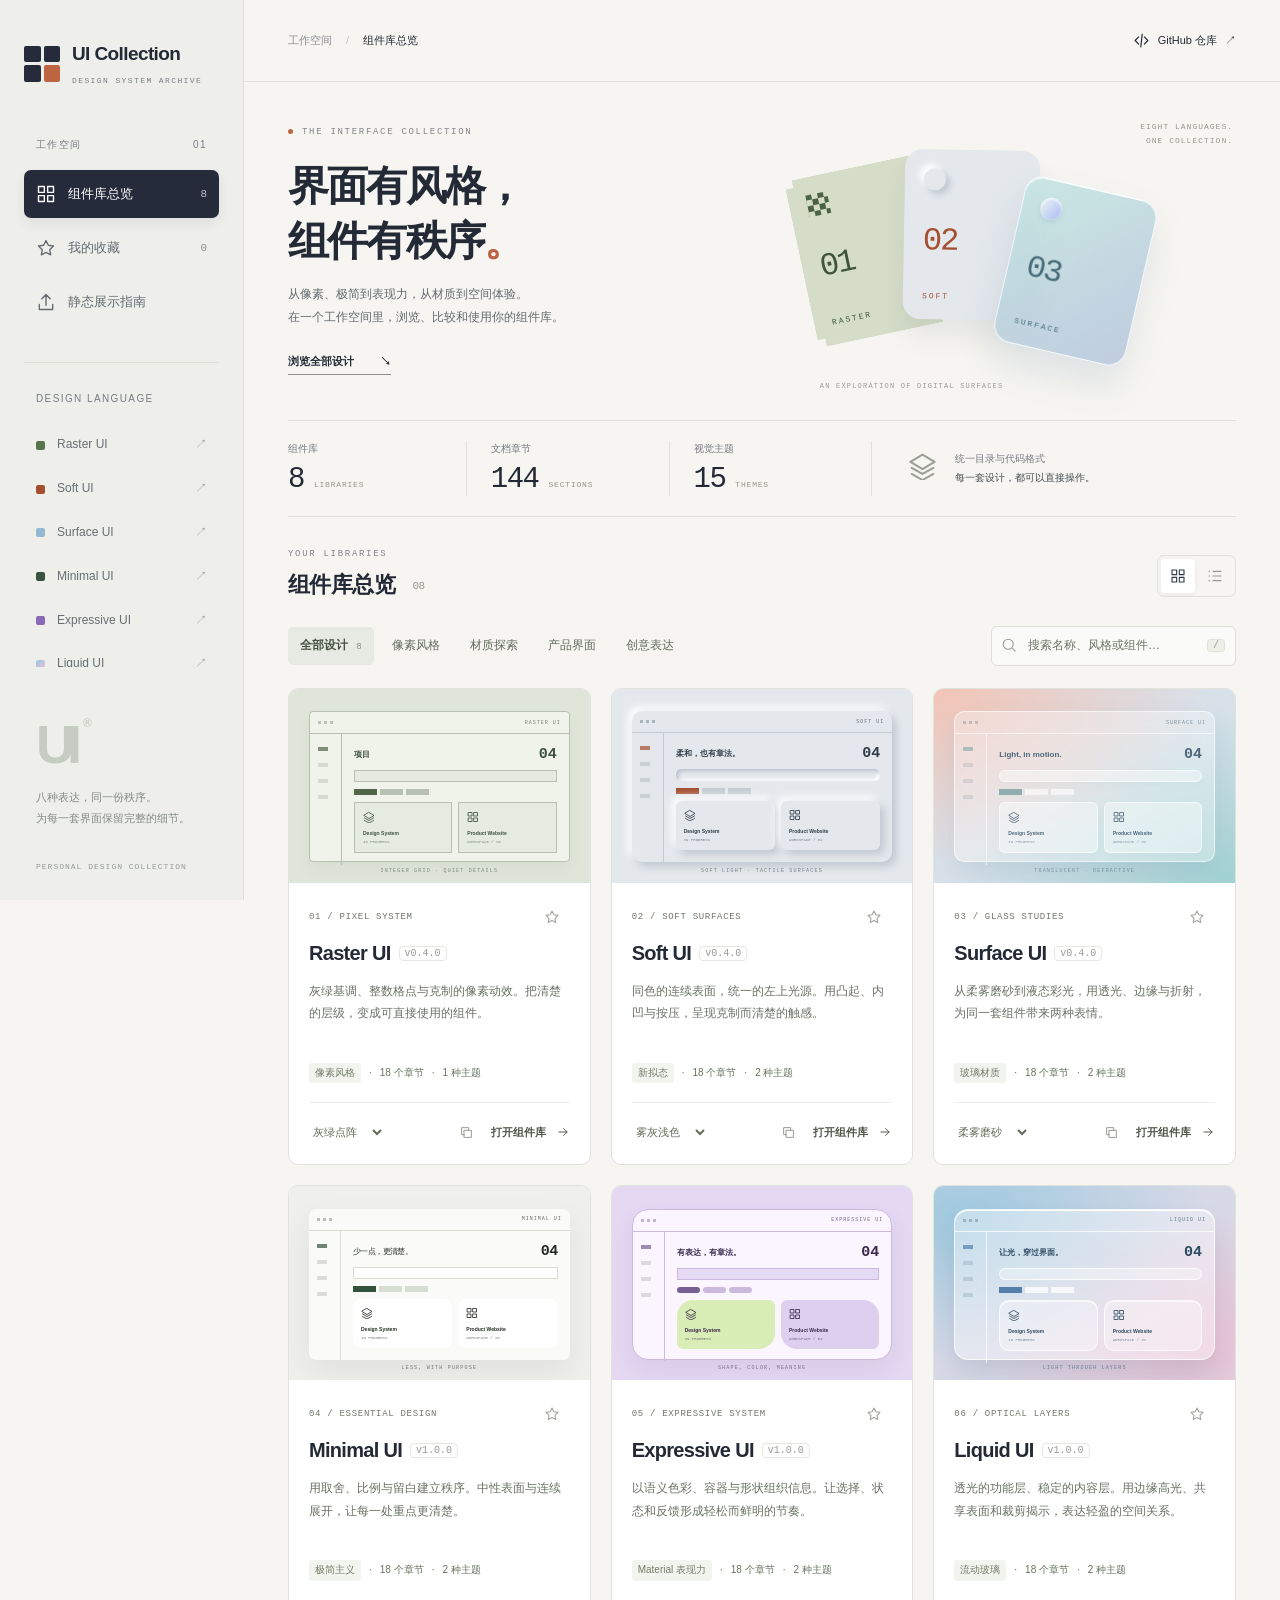
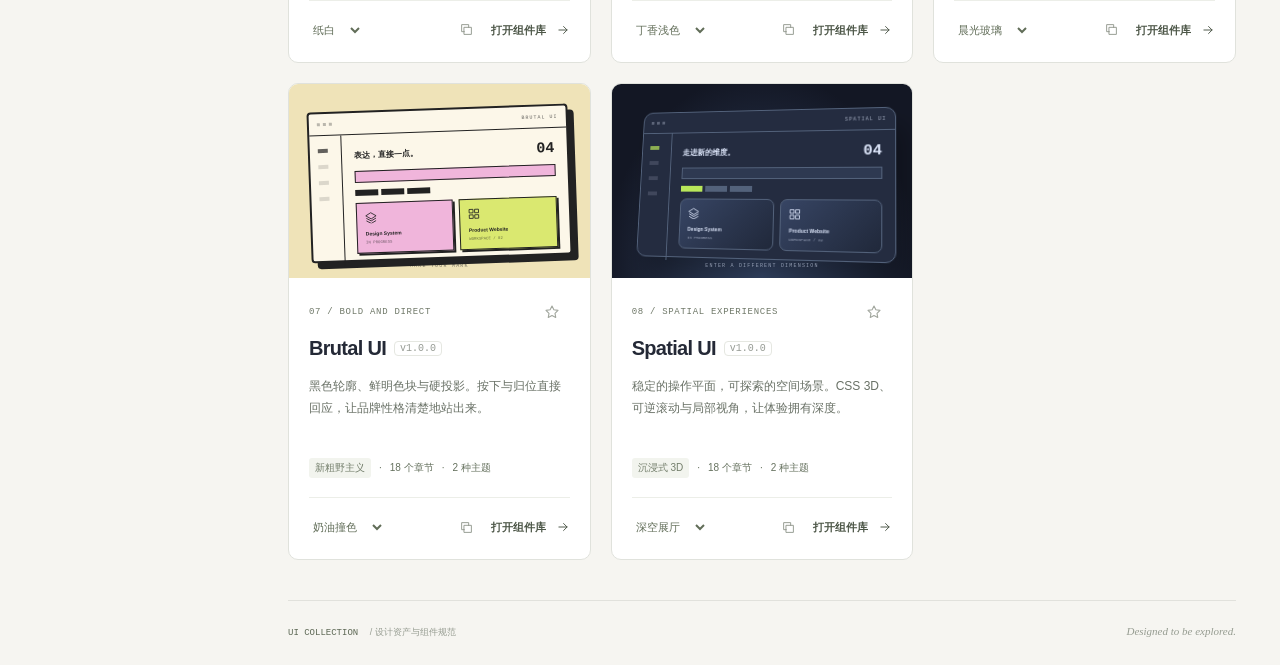
<file: index.html>
<!doctype html>
<html lang="zh-CN">
<head>
  <meta charset="utf-8">
  <meta name="viewport" content="width=device-width,initial-scale=1,viewport-fit=cover">
  <meta name="theme-color" content="#f6f5f1">
  <meta name="description" content="UI Collection：八套独立设计语言组件库的统一展示与管理入口。">
  <title>UI Collection · 组件库管理</title>
  <link rel="icon" href="data:image/svg+xml,%3Csvg xmlns='http://www.w3.org/2000/svg' viewBox='0 0 32 32'%3E%3Crect width='32' height='32' rx='8' fill='%23232938'/%3E%3Cpath d='M8 8h6v6H8zm10 0h6v6h-6zM8 18h6v6H8zm10 0h6v6h-6z' fill='%23f0a583'/%3E%3C/svg%3E">
  <link rel="stylesheet" href="collection.css?v=styles-1">
  <script defer src="collection.js?v=styles-1"></script>
</head>
<body>
<a class="skip" href="#collection-main">跳至组件库内容</a>
<aside class="collection-sidebar">
  <a class="collection-brand" href="#libraries"><span class="brand-symbol" aria-hidden="true"><i></i><i></i><i></i><i></i></span><span>UI Collection<small>DESIGN SYSTEM ARCHIVE</small></span></a>
  <div class="sidebar-label">工作空间 <span>01</span></div>
  <nav aria-label="管理页导航">
    <a href="#libraries" data-view="libraries" aria-current="page"><span data-icon="grid"></span>组件库总览<span class="nav-count" data-library-total>8</span></a>
    <a href="#favorites" data-view="favorites"><span data-icon="star"></span>我的收藏<span class="nav-count" id="favorite-count">0</span></a>
    <a href="#publish" data-view="publish"><span data-icon="upload"></span>静态展示指南</a>
  </nav>
  <div class="sidebar-collection"><span class="sidebar-label">DESIGN LANGUAGE</span><a href="raster-ui/index.html"><i class="swatch-pixel"></i>Raster UI<span>↗</span></a><a href="soft-ui/index.html"><i class="swatch-soft"></i>Soft UI<span>↗</span></a><a href="surface-ui/index.html"><i class="swatch-glass"></i>Surface UI<span>↗</span></a></div>
  <div class="sidebar-bottom"><div class="archive-mark" aria-hidden="true">UI<span>®</span></div><p>八种表达，同一份秩序。<br>为每一套界面保留完整的细节。</p><span>PERSONAL DESIGN COLLECTION</span></div>
</aside>
<div class="collection-content">
  <header class="collection-topbar"><div class="breadcrumbs">工作空间 <span>/</span> <strong id="current-page">组件库总览</strong></div><a href="https://github.com/Star1ver-an/raster-ui" target="_blank" rel="noopener"><span data-icon="code"></span>GitHub 仓库<span aria-hidden="true">↗</span></a></header>
  <main id="collection-main">
    <section class="collection-hero" aria-labelledby="hero-title"><div><div class="eyebrow"><span></span> THE INTERFACE COLLECTION</div><h1 id="hero-title">界面有风格，<br>组件有秩序<span>。</span></h1><p>从像素、极简到表现力，从材质到空间体验。<br>在一个工作空间里，浏览、比较和使用你的组件库。</p><a class="text-link" href="#libraries">浏览全部设计 <span aria-hidden="true">↘</span></a></div><div class="hero-art" aria-hidden="true"><div class="art-label">EIGHT LANGUAGES.<br>ONE COLLECTION.</div><div class="art-surface art-pixel"><i></i><b>01</b><span>RASTER</span></div><div class="art-surface art-soft"><i></i><b>02</b><span>SOFT</span></div><div class="art-surface art-glass"><i></i><b>03</b><span>SURFACE</span></div><span class="art-caption">AN EXPLORATION OF DIGITAL SURFACES</span></div></section>
    <section class="collection-metrics" aria-label="组件库统计"><div><span>组件库</span><strong><span data-total-libraries>08</span><small>LIBRARIES</small></strong></div><div><span>文档章节</span><strong><span data-total-sections>144</span><small>SECTIONS</small></strong></div><div><span>视觉主题</span><strong><span data-total-themes>15</span><small>THEMES</small></strong></div><div class="metric-note"><span data-icon="layers"></span><p>统一目录与代码格式<br><b>每一套设计，都可以直接操作。</b></p></div></section>
    <section id="libraries" aria-labelledby="library-heading"><div class="section-title"><div><span class="eyebrow">YOUR LIBRARIES</span><h2 id="library-heading">组件库总览 <span id="result-count">08</span></h2></div><div class="view-switch" role="group" aria-label="展示方式"><button type="button" data-layout="grid" aria-pressed="true" aria-label="卡片视图"><span data-icon="grid"></span></button><button type="button" data-layout="list" aria-pressed="false" aria-label="列表视图"><span data-icon="list"></span></button></div></div><div class="collection-toolbar"><div class="collection-filters" role="group" aria-label="组件库分类"><button type="button" data-filter="all" aria-pressed="true">全部设计 <span data-library-total>8</span></button><button type="button" data-filter="pixel" aria-pressed="false">像素风格</button><button type="button" data-filter="material" aria-pressed="false">材质探索</button><button type="button" data-filter="product" aria-pressed="false">产品界面</button><button type="button" data-filter="creative" aria-pressed="false">创意表达</button></div><label class="collection-search"><span data-icon="search"></span><input id="library-search" type="search" placeholder="搜索名称、风格或组件…" aria-label="搜索组件库"><kbd aria-hidden="true">/</kbd></label></div><p class="sr-only" id="collection-results" role="status" aria-atomic="true"></p><div class="library-grid" id="library-grid"></div><div class="collection-empty" id="collection-empty" hidden><span data-icon="search"></span><h3>这里还没有组件库</h3><p id="empty-message">试试其他关键词，或清除筛选。</p><button type="button" id="reset-collection">查看全部组件库</button></div></section>
    <section class="publish-panel" id="publish" aria-labelledby="publish-title" hidden><span class="eyebrow">PUBLISH YOUR COLLECTION</span><h2 id="publish-title">把设计，放到一个可分享的地址。</h2><p>这是一份纯静态组件库。管理页与八套文档使用相对路径，可以作为 GitHub Pages 项目站点展示。</p><ol><li><span>01</span><div><h3>提交完整项目</h3><p>将根目录管理页、共享资源和八套组件库一起提交到仓库。</p></div></li><li><span>02</span><div><h3>启用 GitHub Pages</h3><p>打开仓库 Settings → Pages，将 Source 设为 GitHub Actions。</p></div></li><li><span>03</span><div><h3>运行部署工作流</h3><p>推送到 master，或在 Actions 中手动运行 Deploy UI Collection。工作流只发布构建后的静态文件。</p></div></li></ol><div class="publish-note"><span data-icon="info"></span><p>收藏和视图偏好只保存在当前浏览器。在线管理页用于浏览与整理，不需要账户或服务器。</p></div><a class="primary-link" href="https://github.com/Star1ver-an/raster-ui/settings/pages" target="_blank" rel="noopener">打开仓库 Pages 设置 <span aria-hidden="true">↗</span></a><a class="text-link" href="https://docs.github.com/zh/pages/getting-started-with-github-pages/using-custom-workflows-with-github-pages" target="_blank" rel="noopener">GitHub Pages 官方说明 ↗</a></section>
    <footer class="collection-footer"><span><b>UI COLLECTION</b> / 设计资产与组件规范</span><span>Designed to be explored.</span></footer>
  </main>
</div>
<div class="collection-toast" id="collection-toast" role="status" hidden></div>
<dialog class="link-dialog" id="link-dialog" aria-labelledby="link-title"><h2 id="link-title">复制页面地址</h2><p>浏览器未允许自动复制。下方地址已选中，可按 Ctrl/Cmd + C 复制。</p><input readonly id="copy-url" aria-label="页面地址"><button type="button" id="close-link-dialog">关闭</button></dialog>
</body>
</html>
</file>
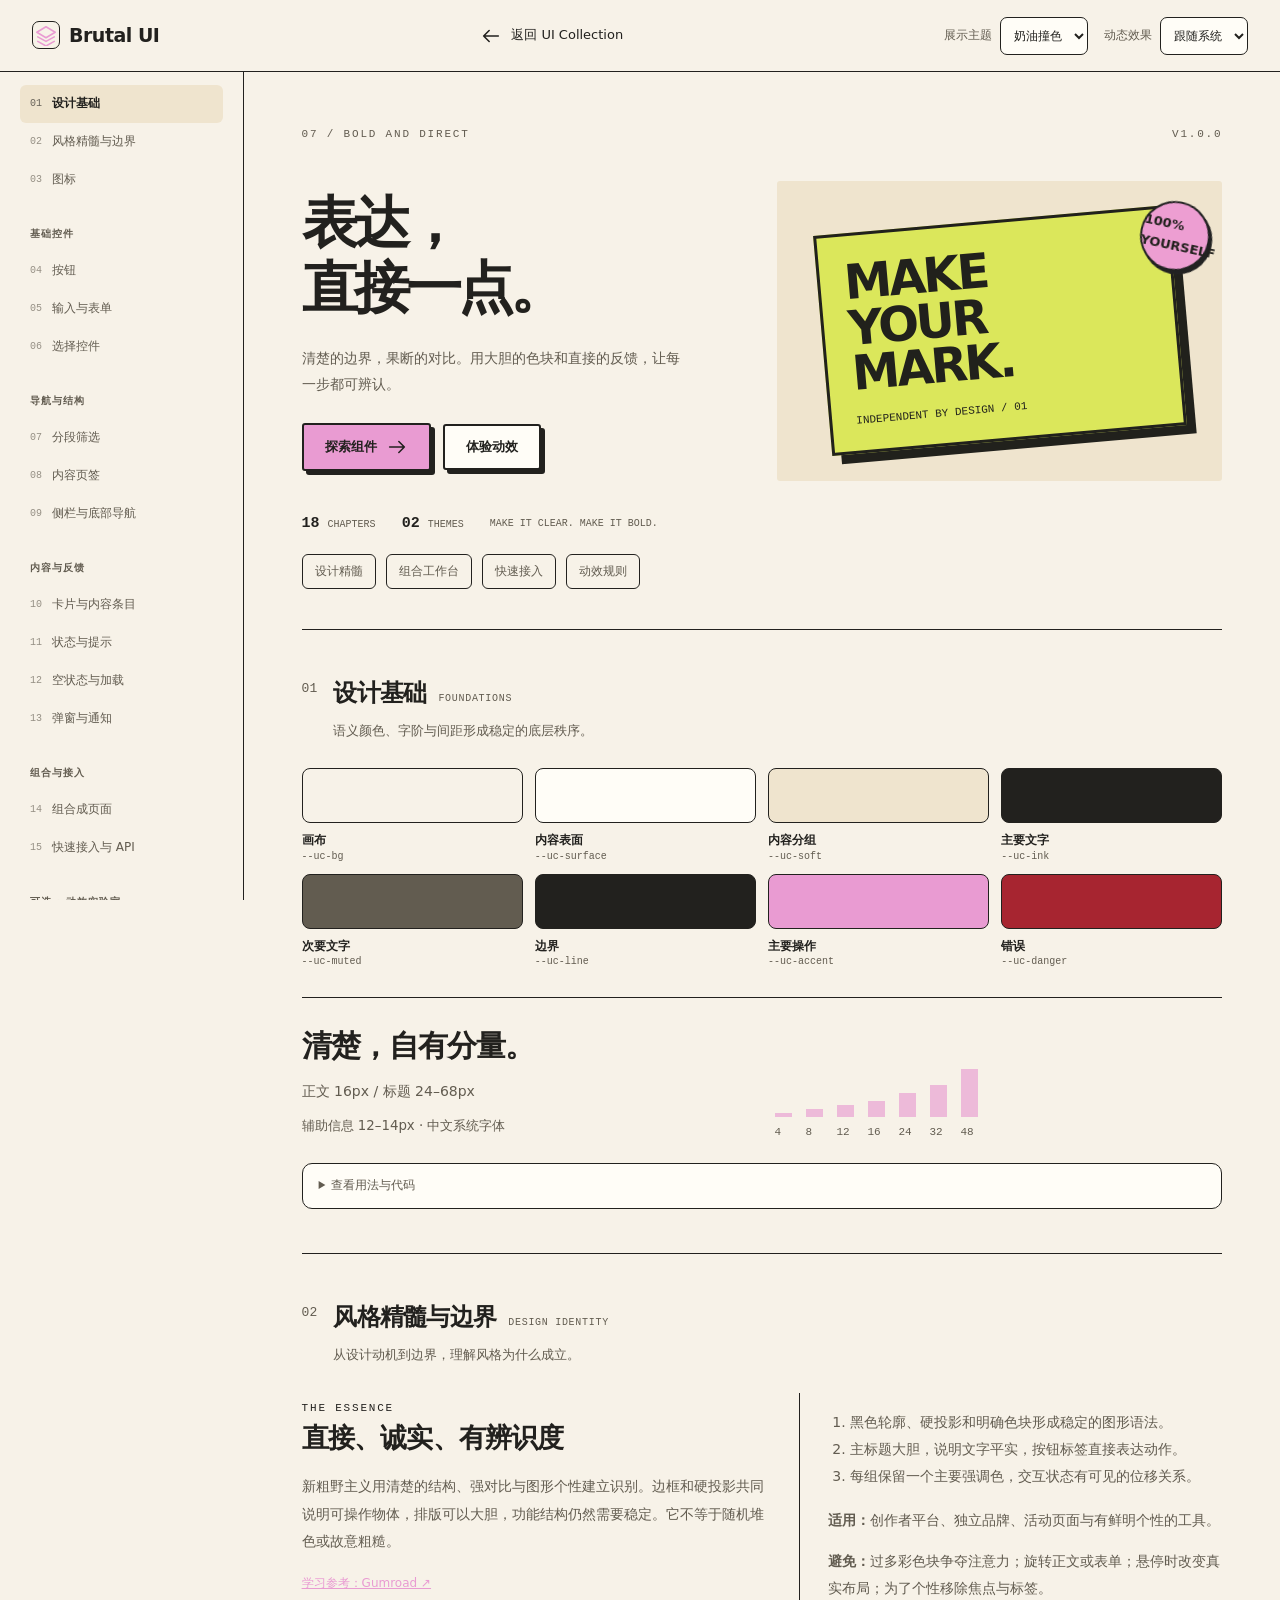
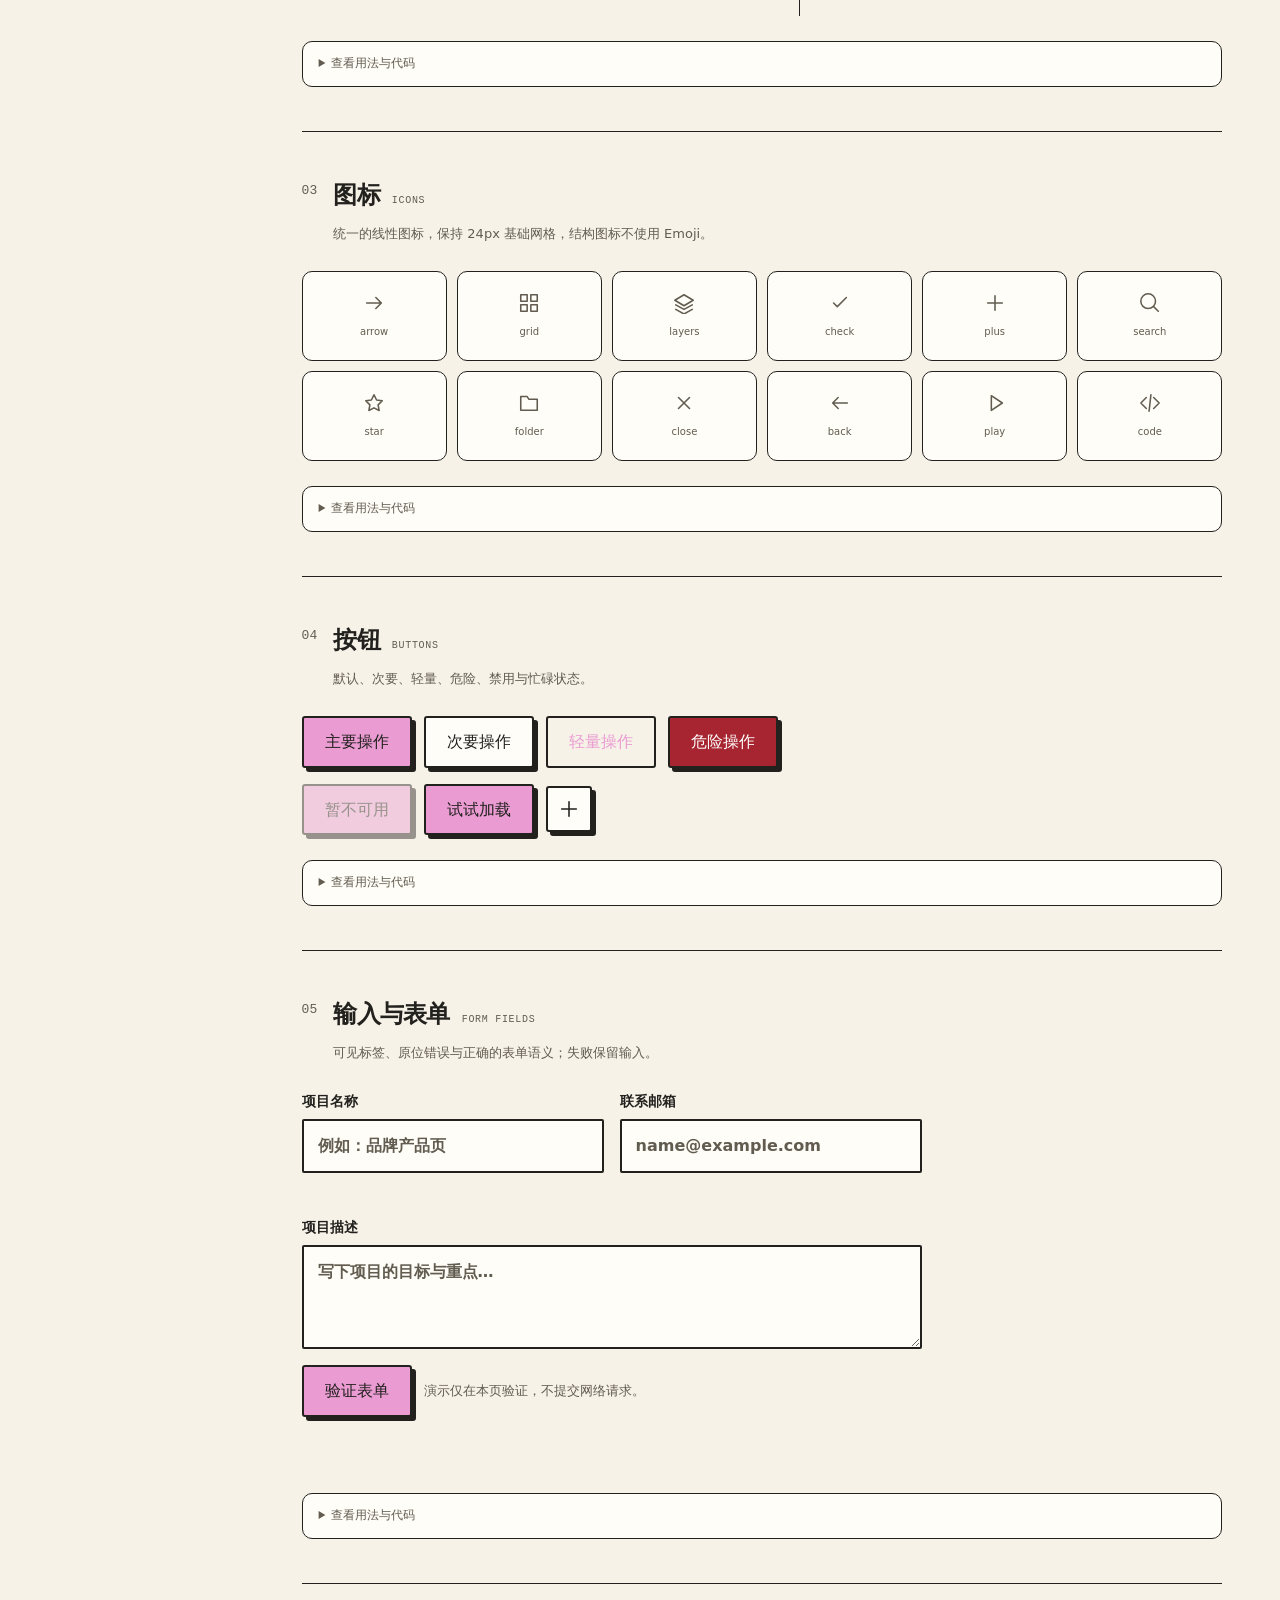
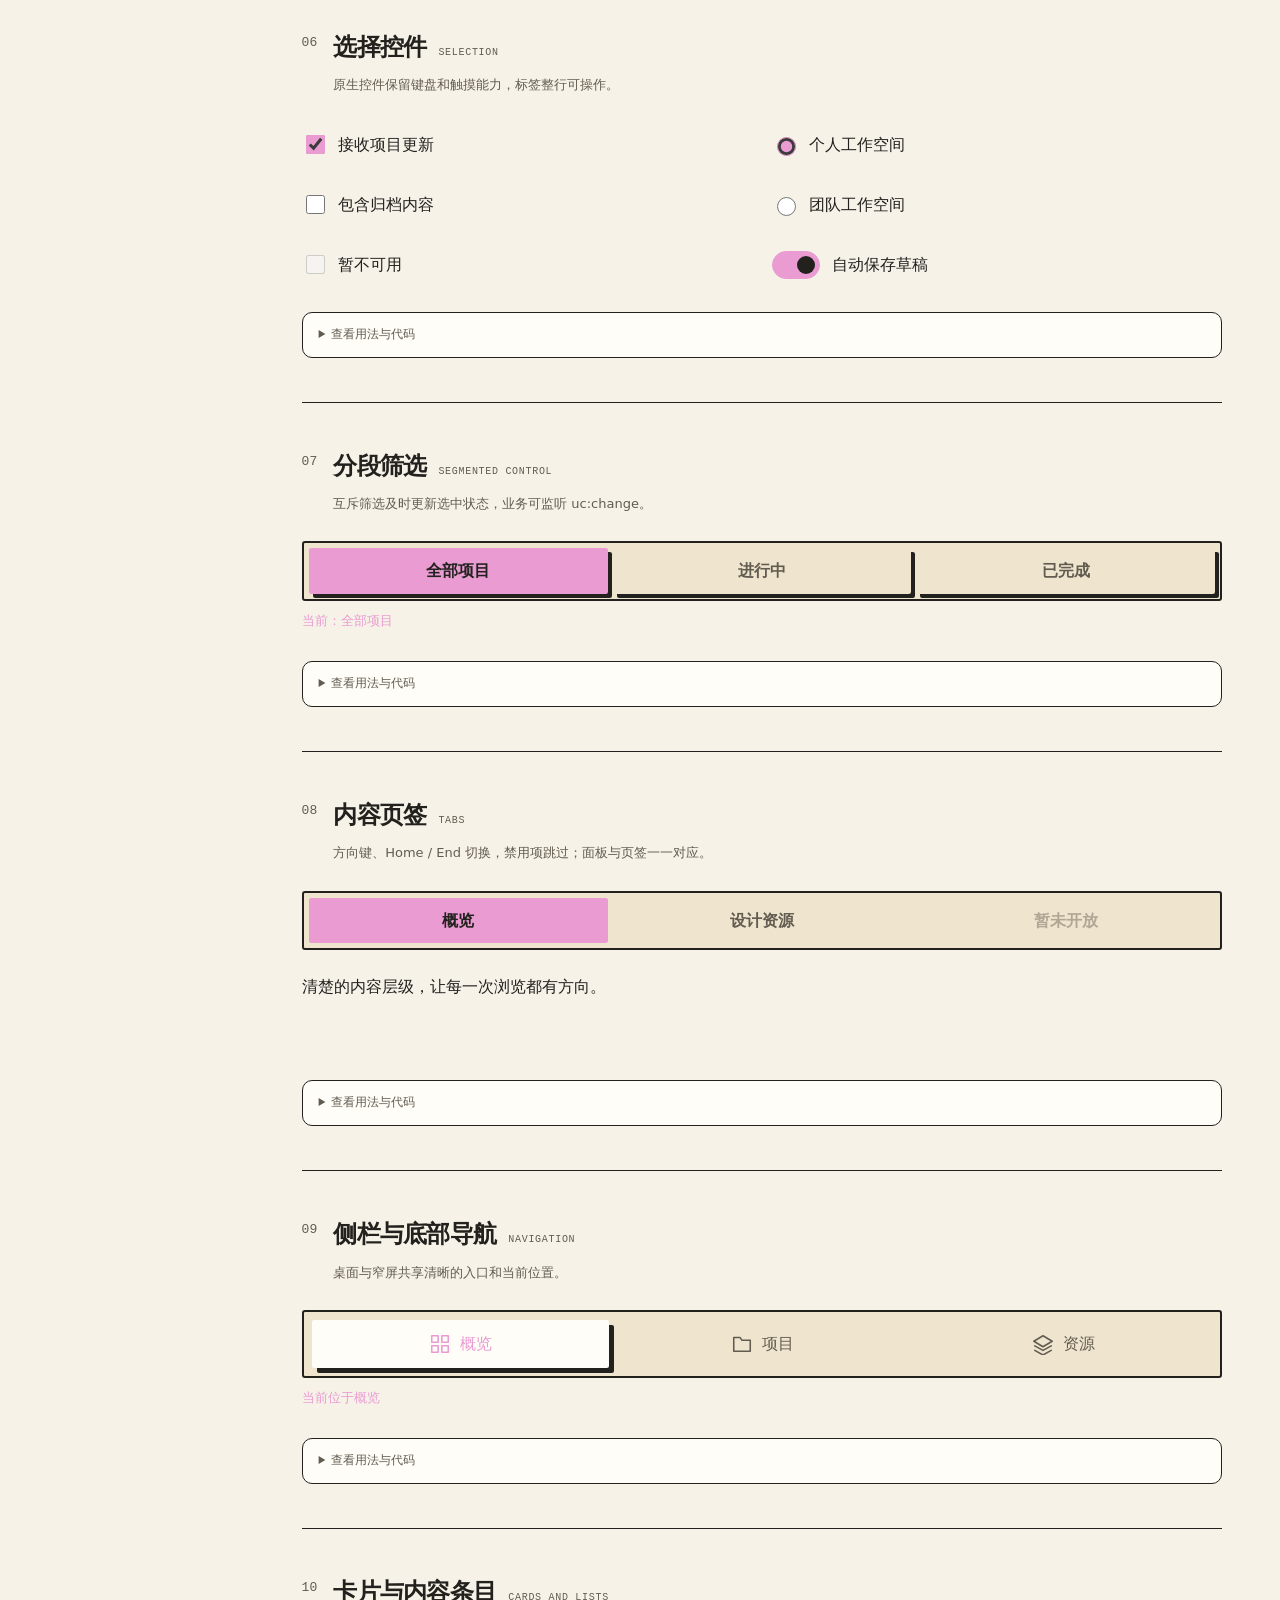
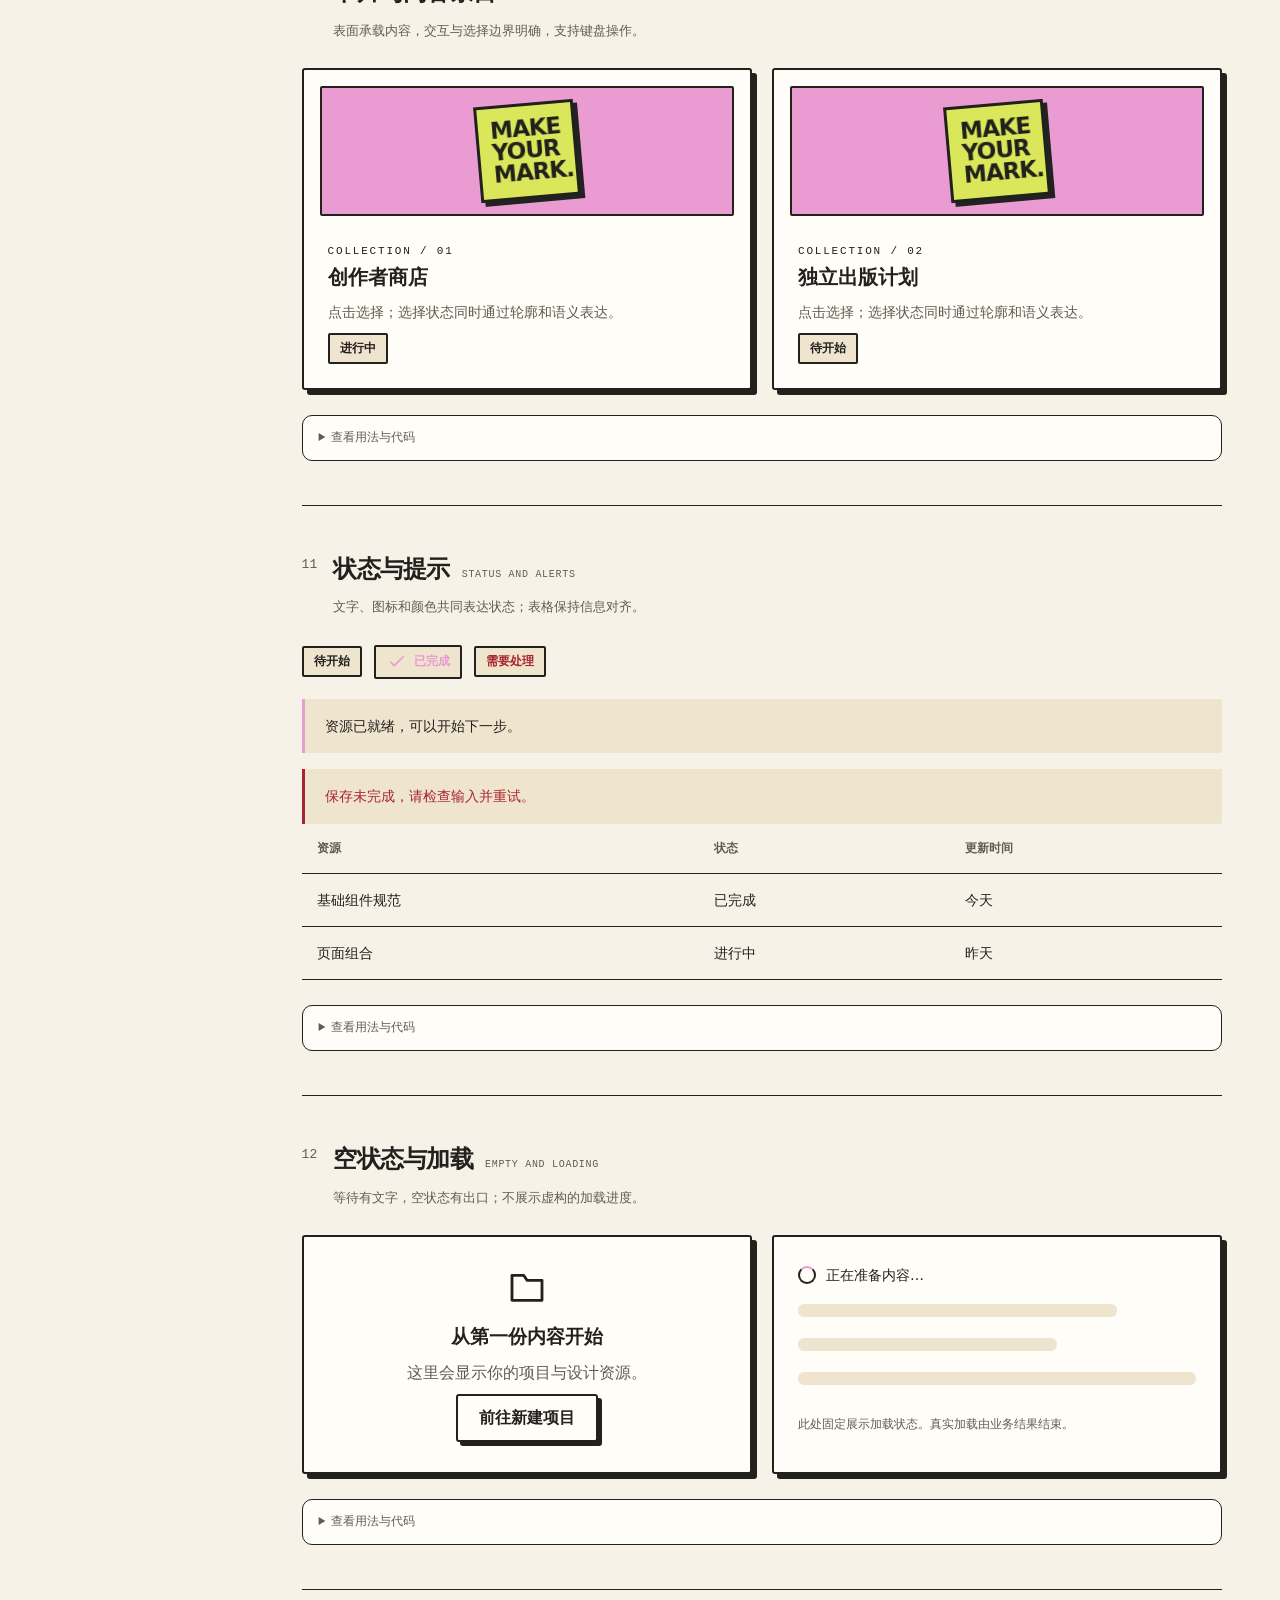
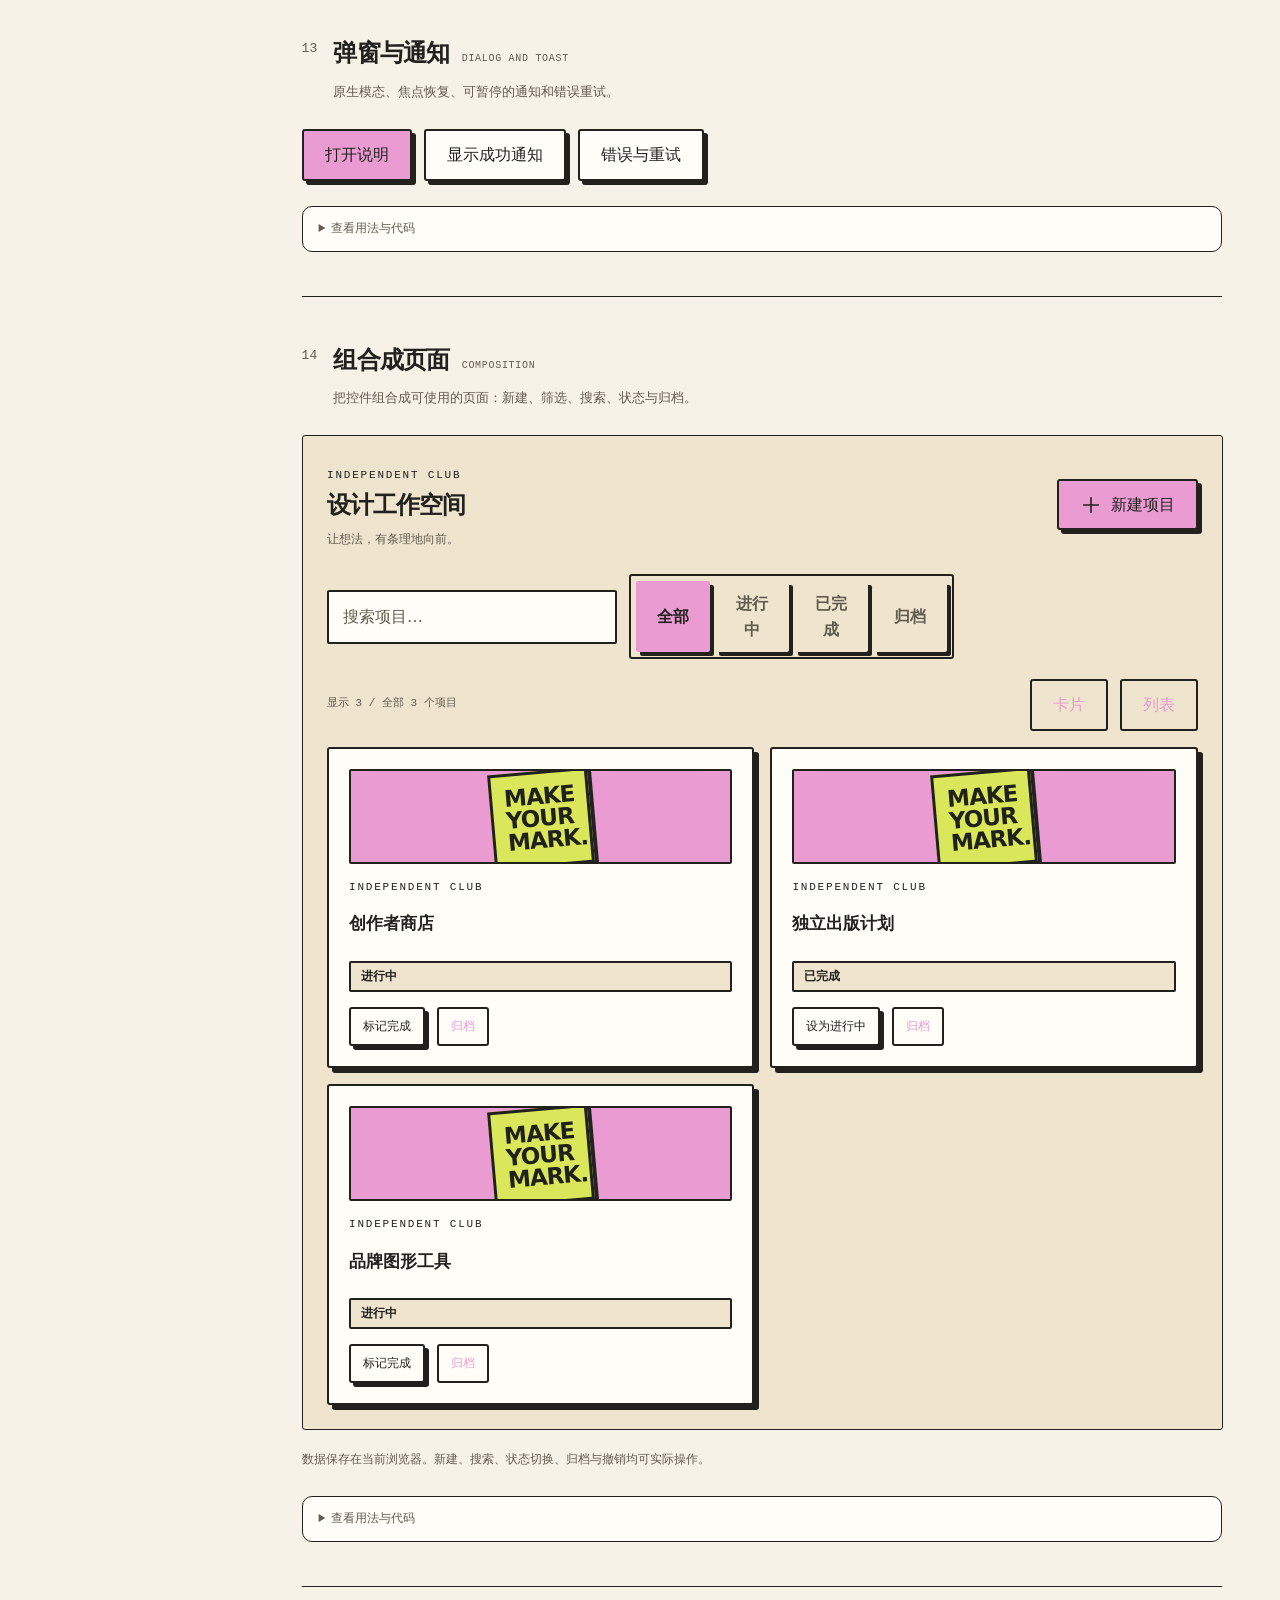
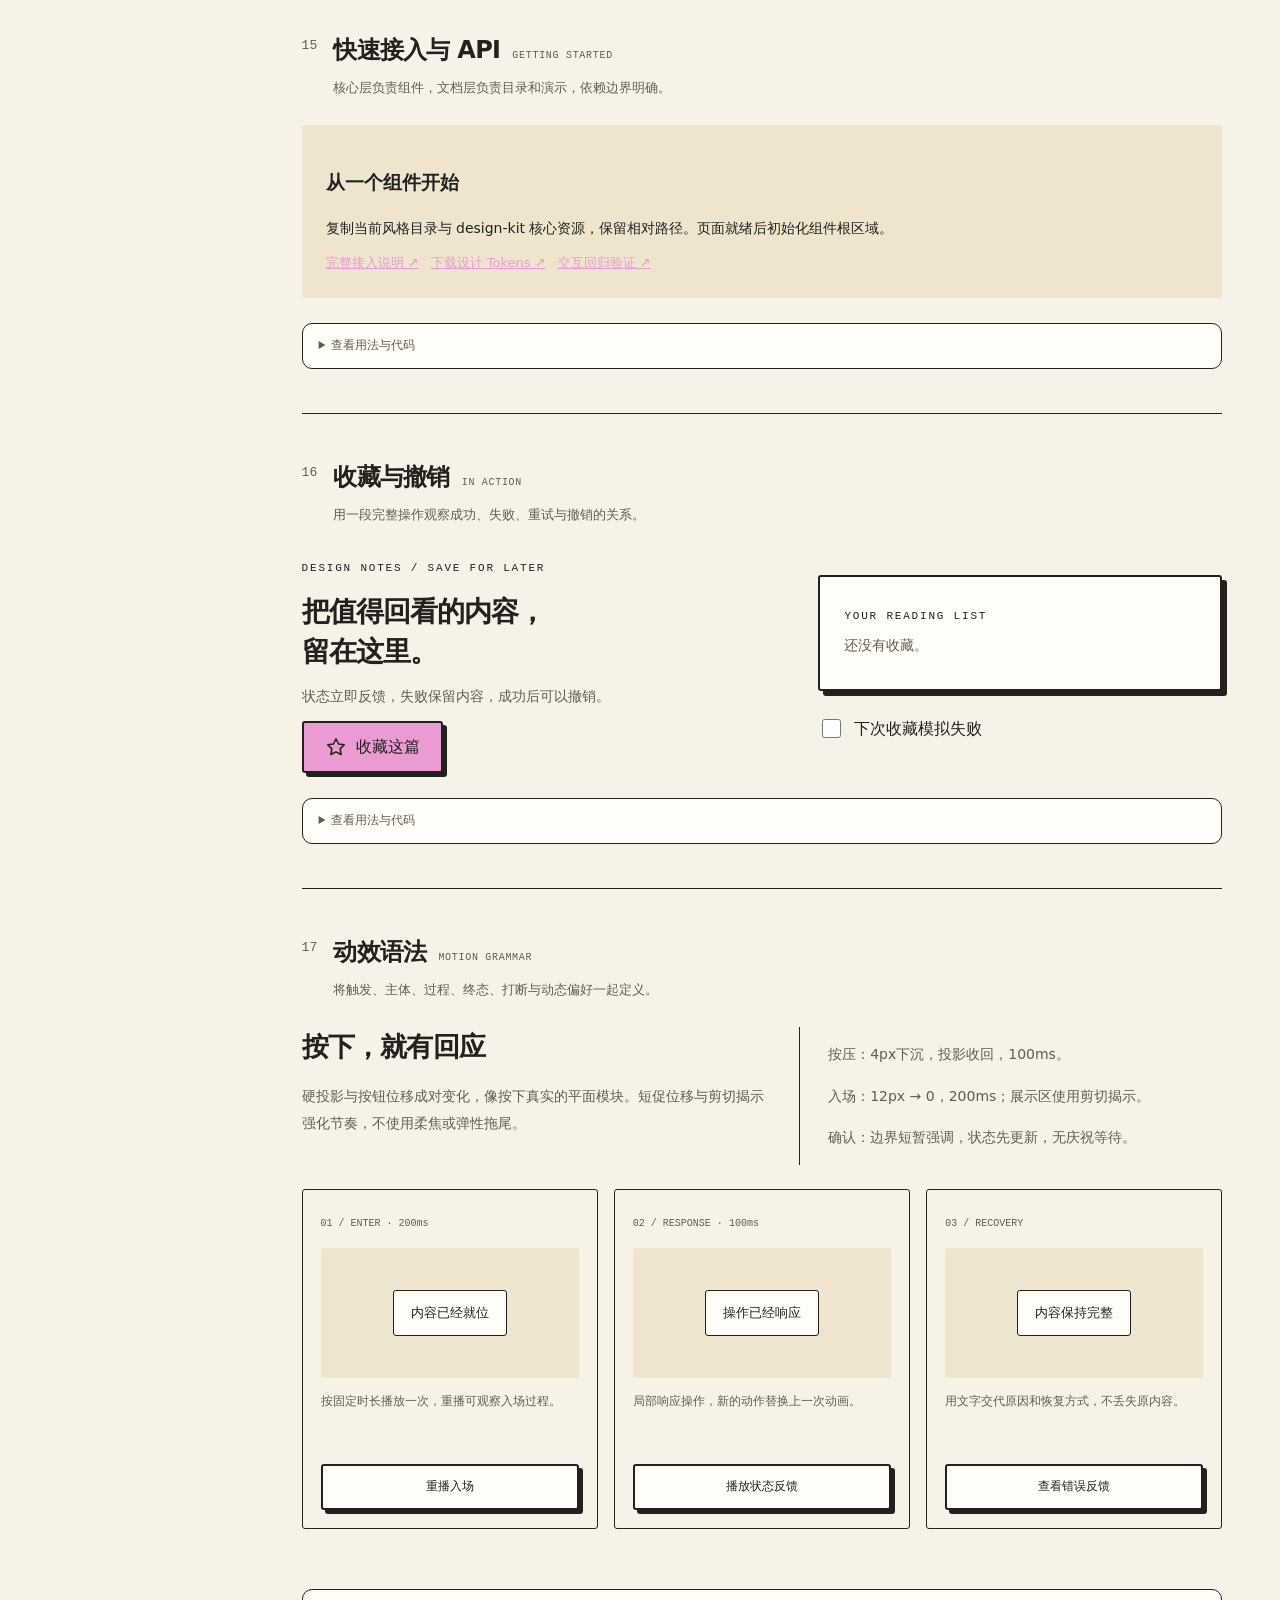
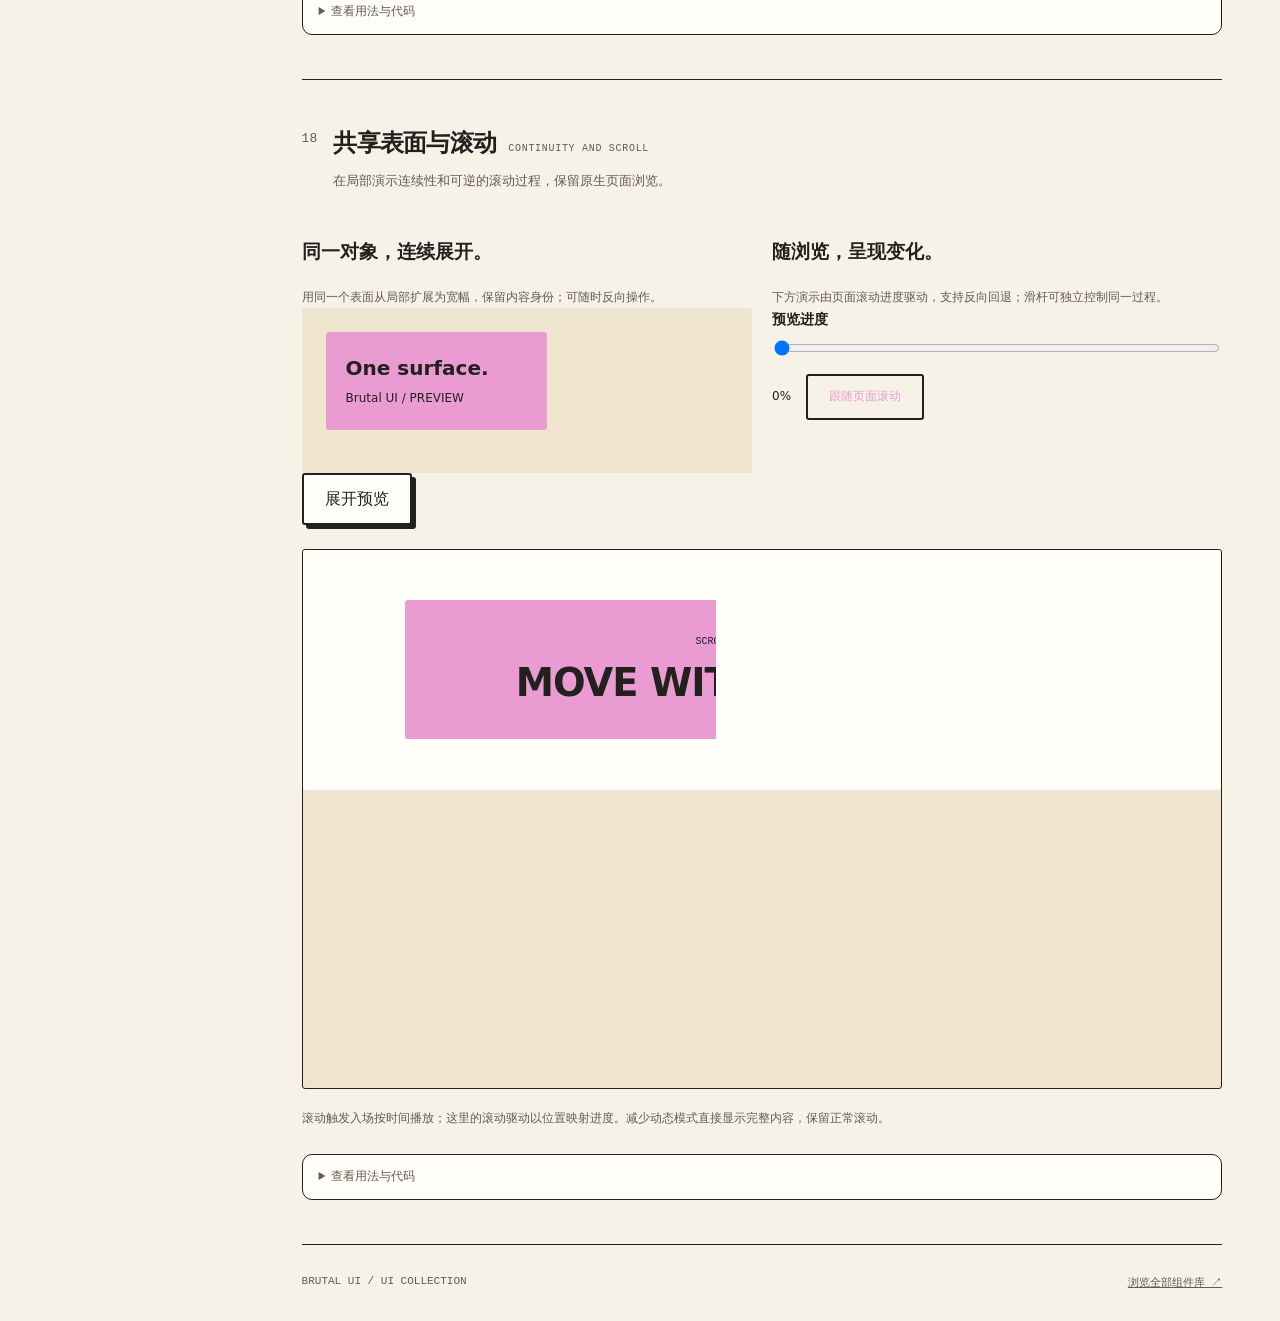
<file: brutal-ui/index.html>
<!doctype html>
<html lang="zh-CN"><head><meta charset="utf-8"><meta name="viewport" content="width=device-width,initial-scale=1,viewport-fit=cover">
<meta name="description" content="Brutal UI 新粗野主义组件库：18个章节、设计规则、可复用控件、组合工作台与动效实验室。"><title>Brutal UI · 新粗野主义组件库</title>
<link rel="stylesheet" href="../design-kit/core.css"><link rel="stylesheet" href="brutal-ui.css"><link rel="stylesheet" href="../design-kit/docs.css">
<script defer src="../design-kit/styles.js"></script><script defer src="../design-kit/core.js"></script><script defer src="../raster-ui/catalog-navigation.js"></script><script defer src="../design-kit/catalog.js"></script><script defer src="../design-kit/docs.js"></script></head>
<body class="uc-root" data-style="brutal" data-theme="light"><noscript>交互演示需要 JavaScript。可直接查阅 <a href="README.md">接入说明</a> 和 <a href="tokens.json">设计变量</a>。</noscript><div id="uc-catalog"></div></body></html>
</file>
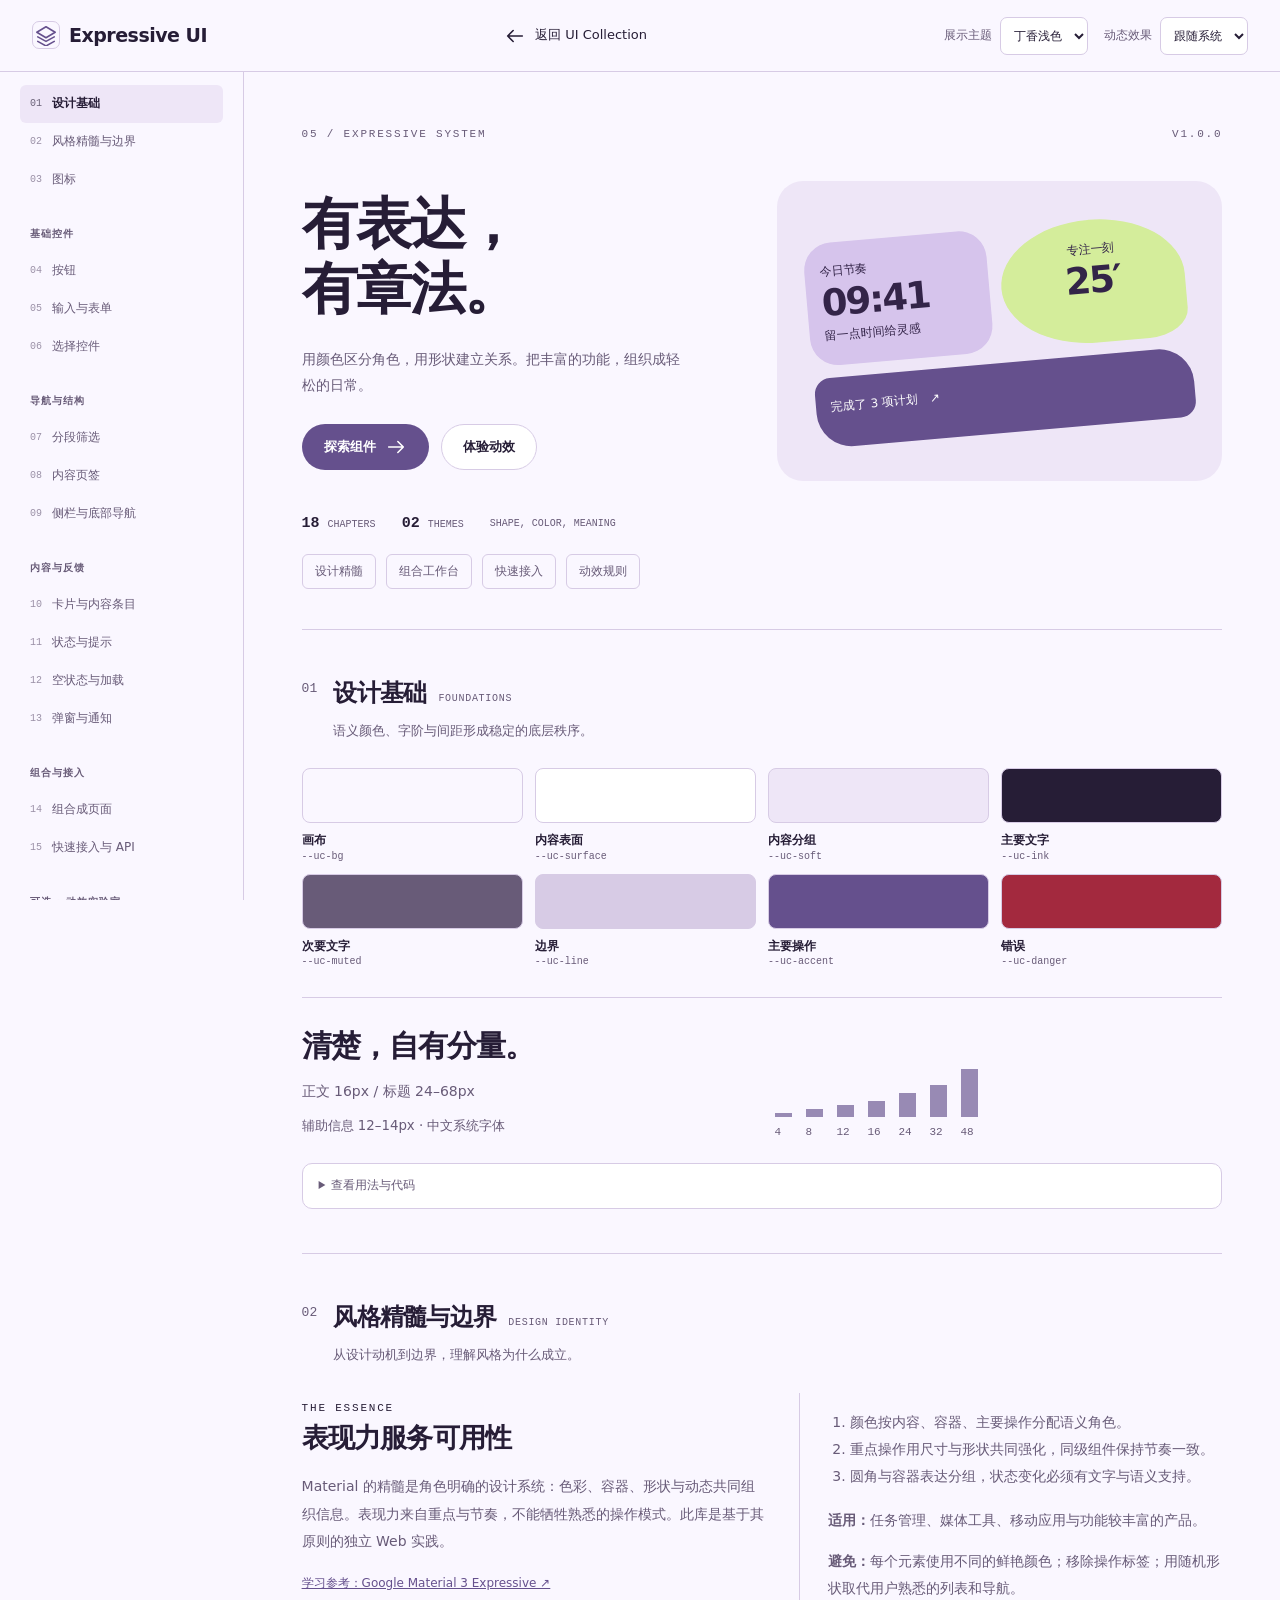
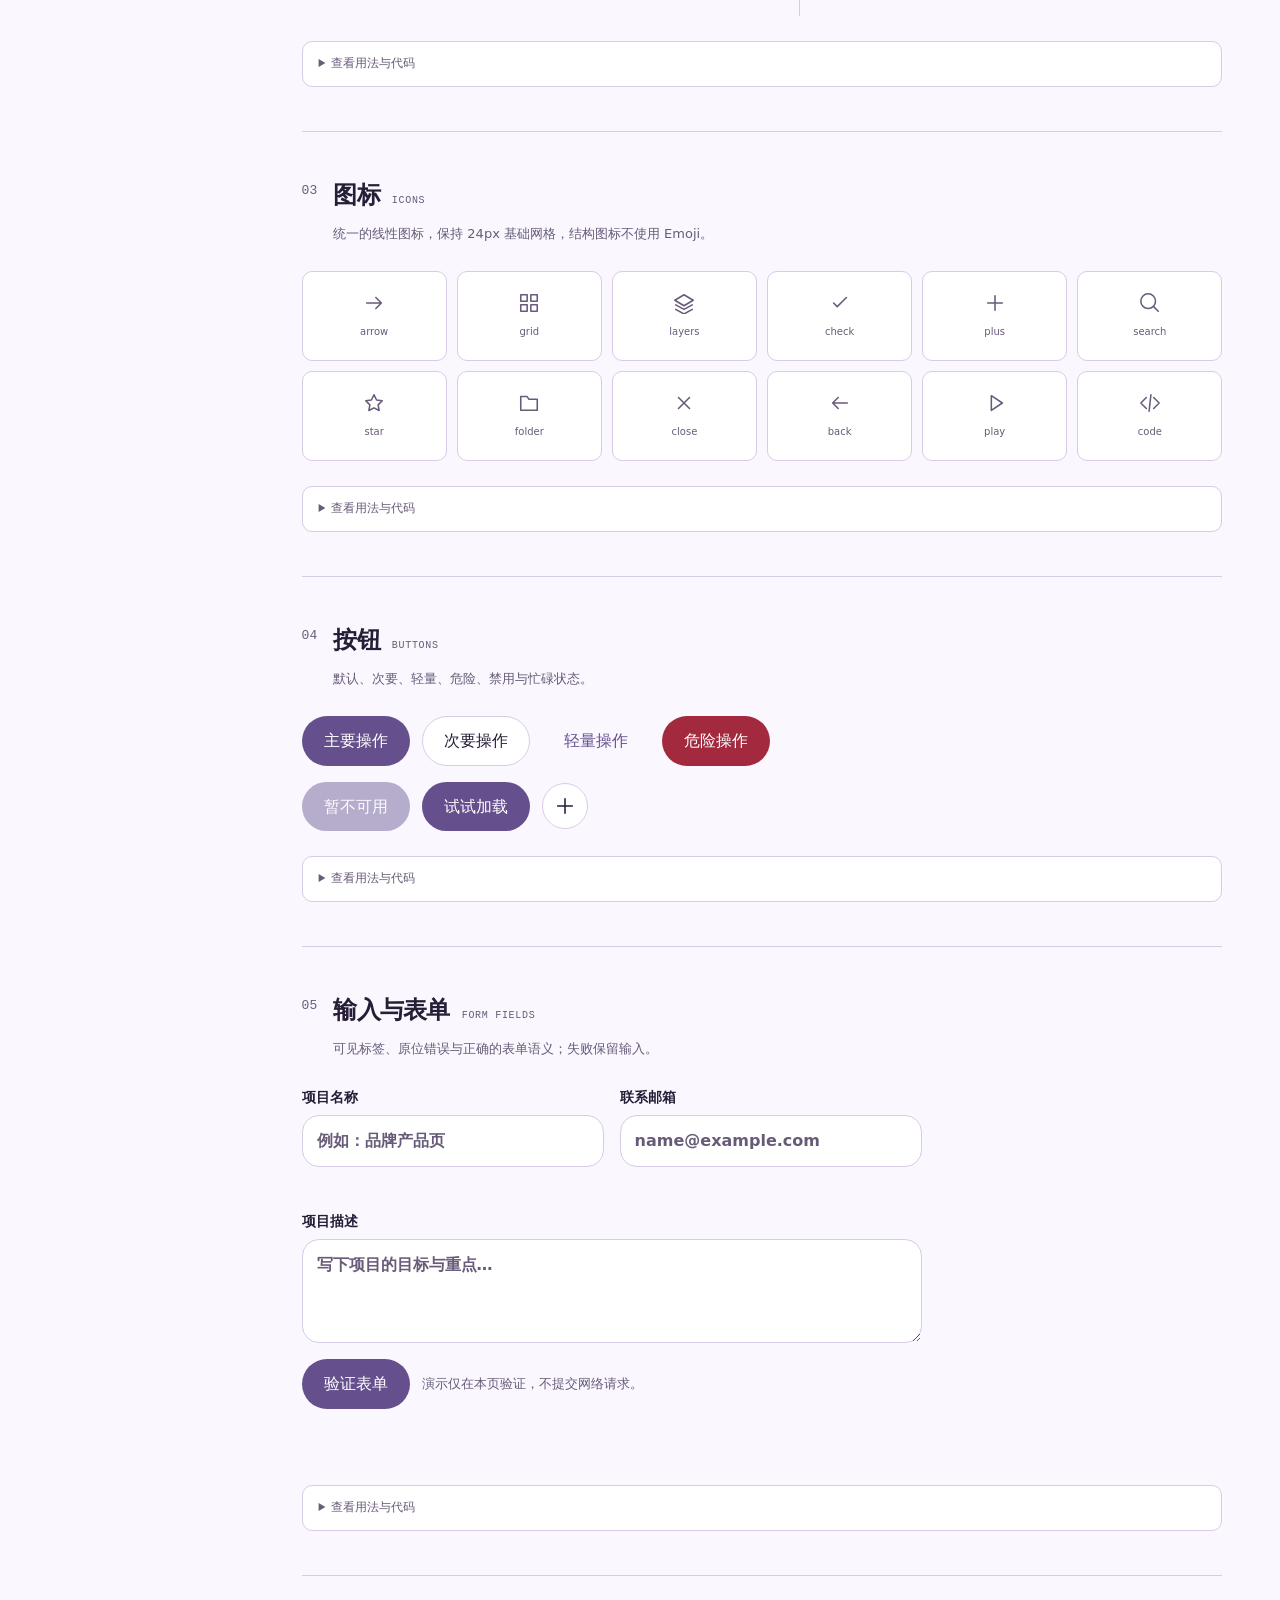
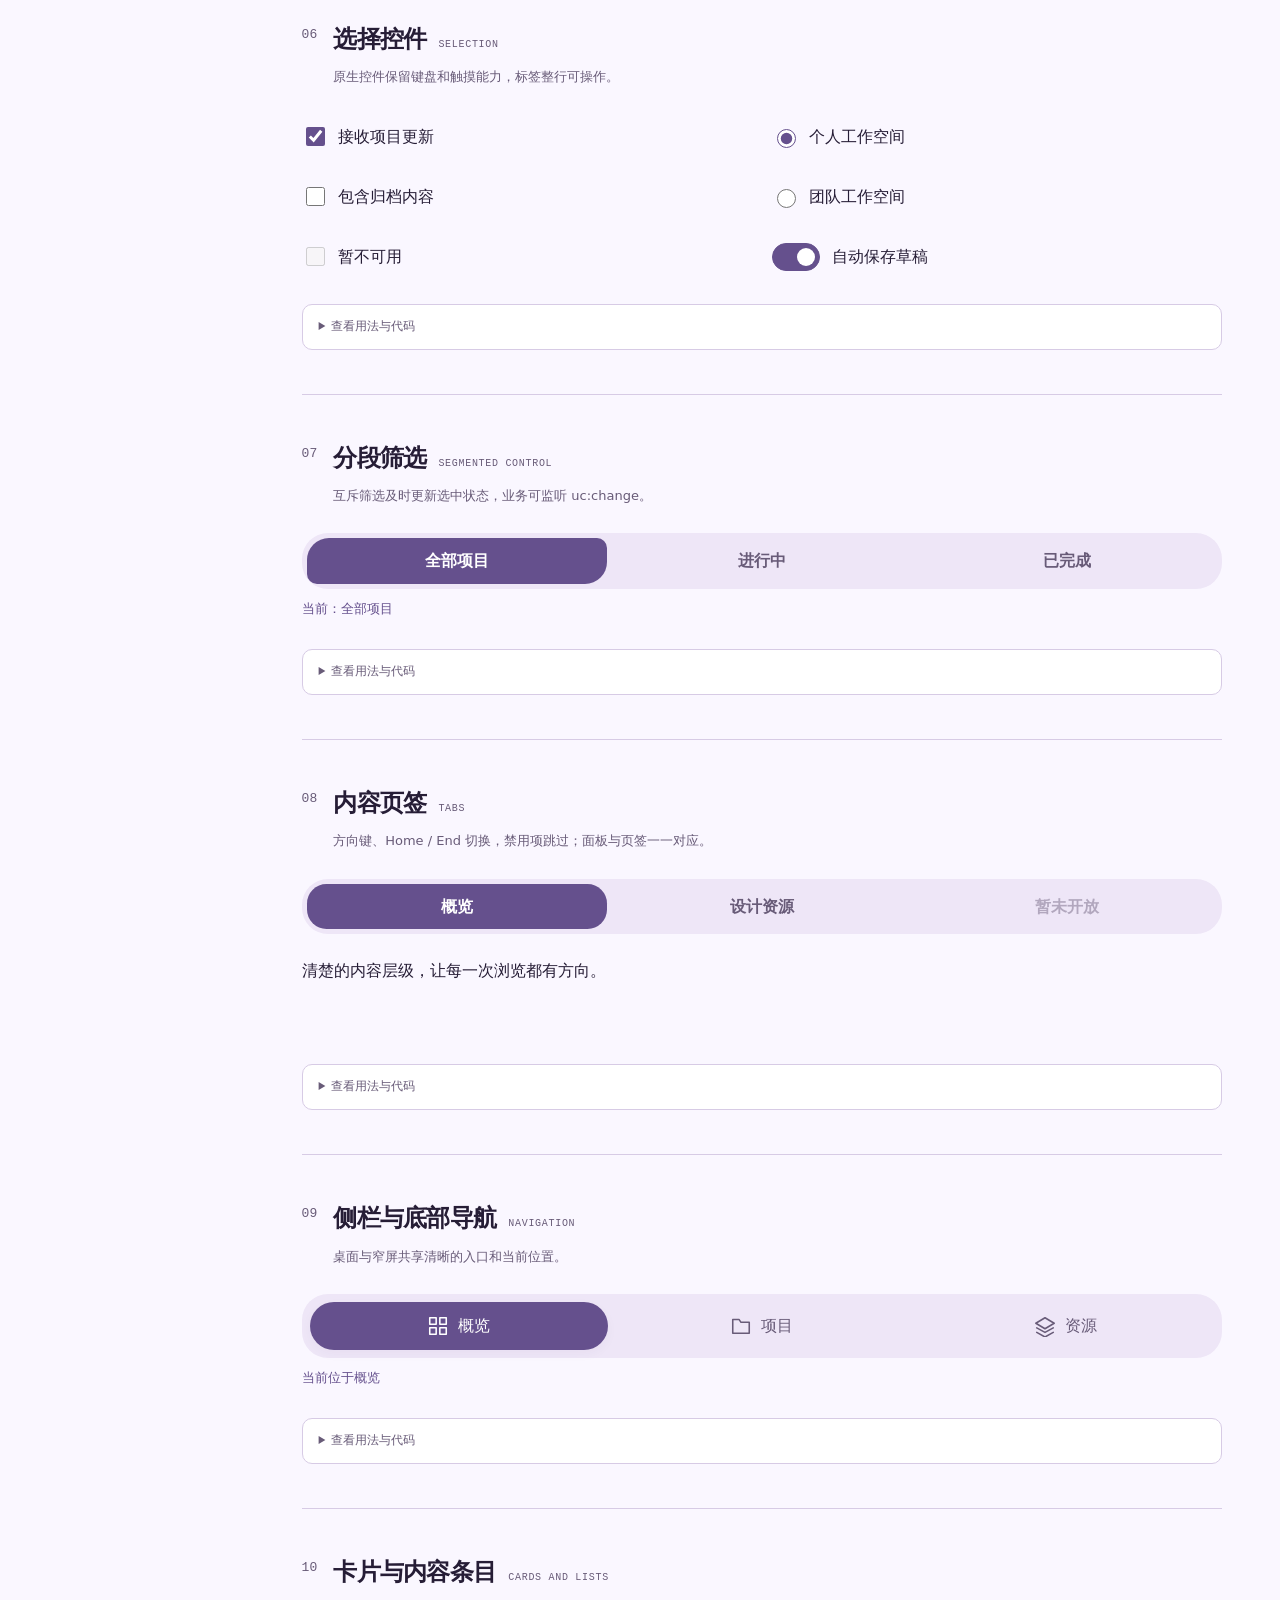
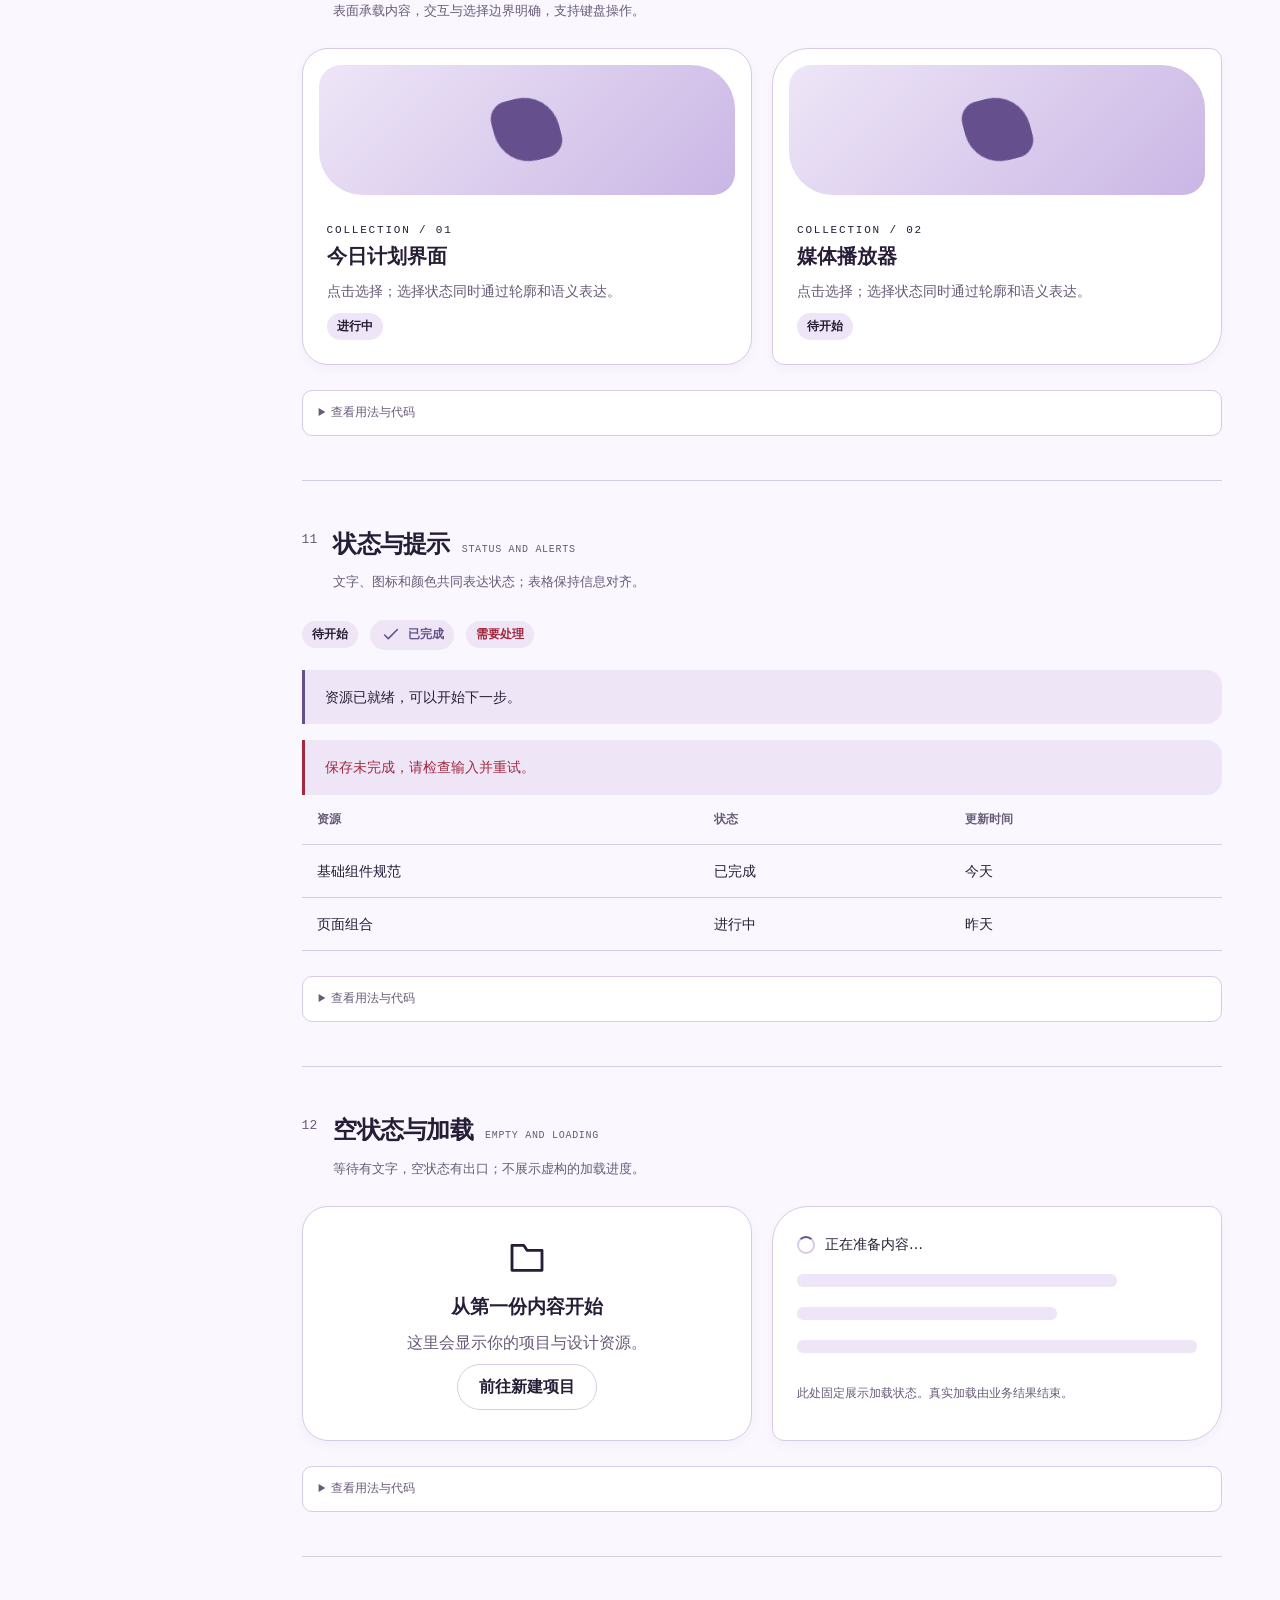
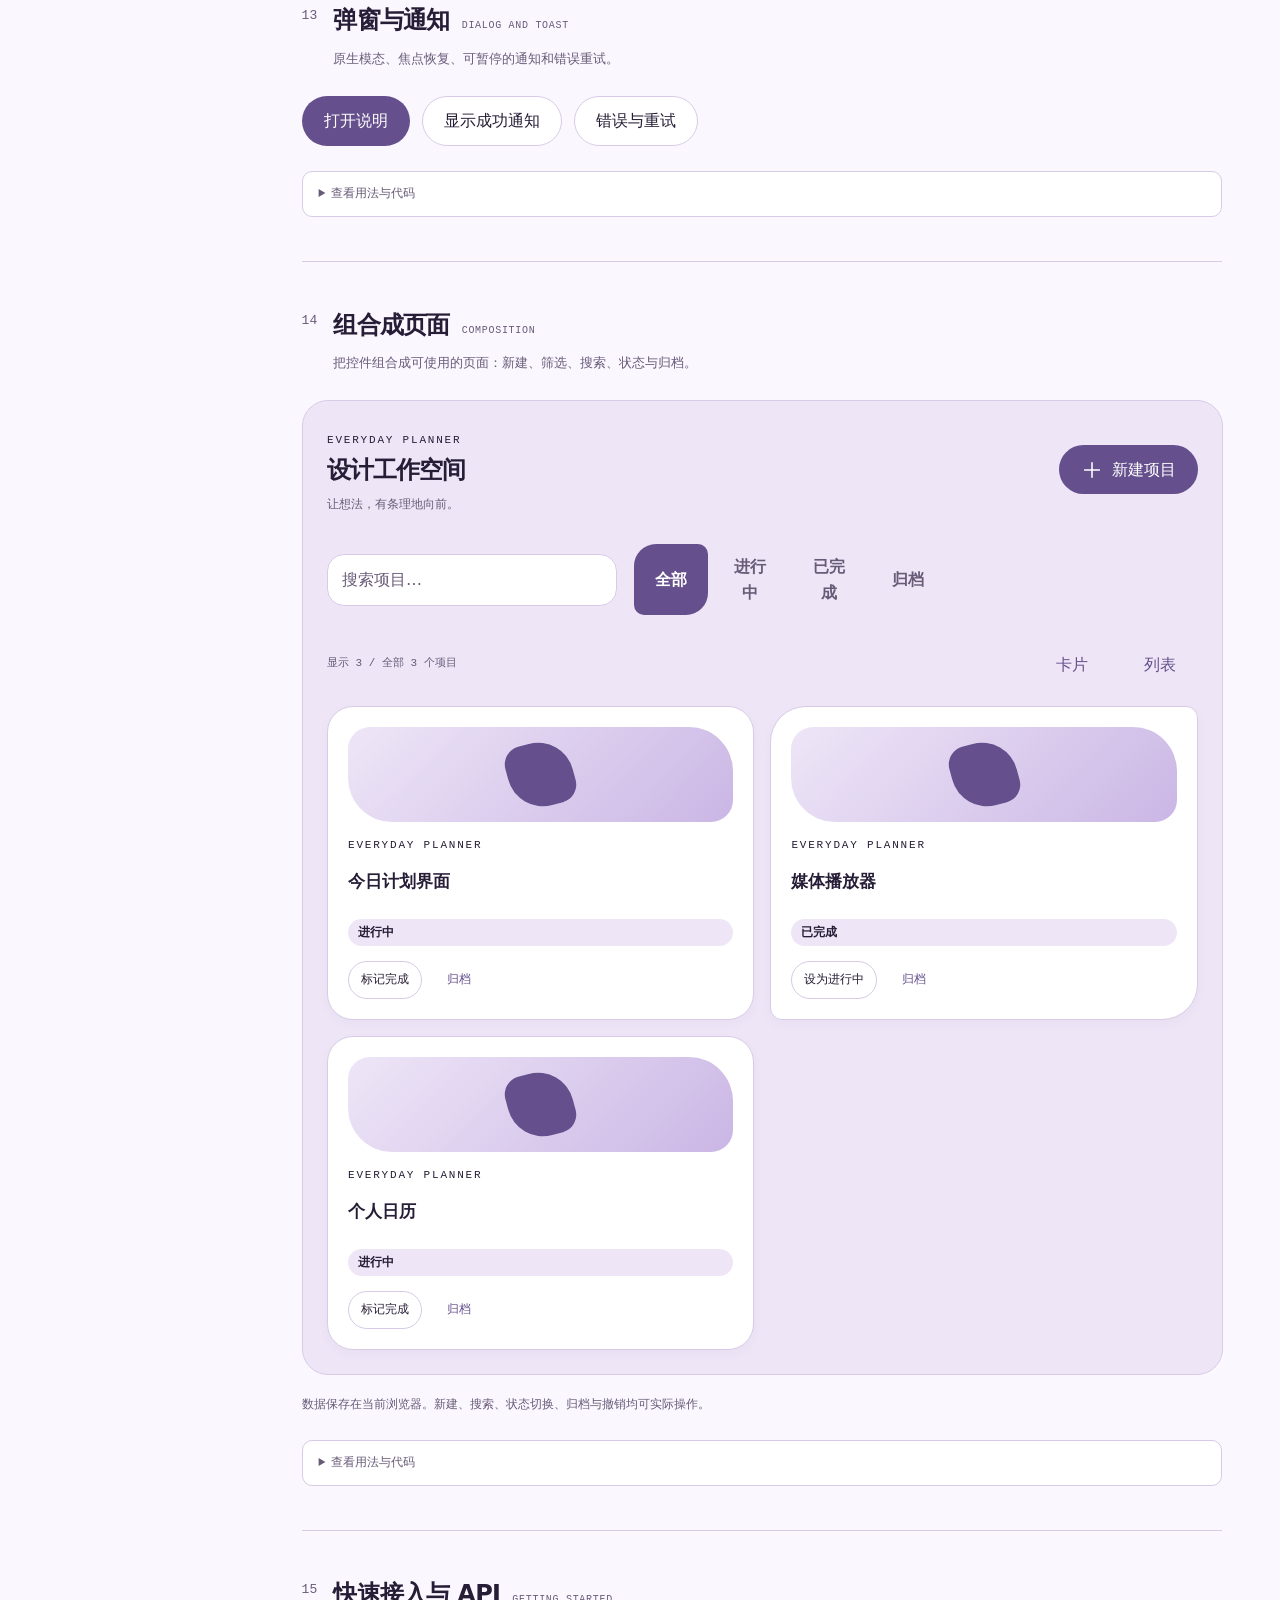
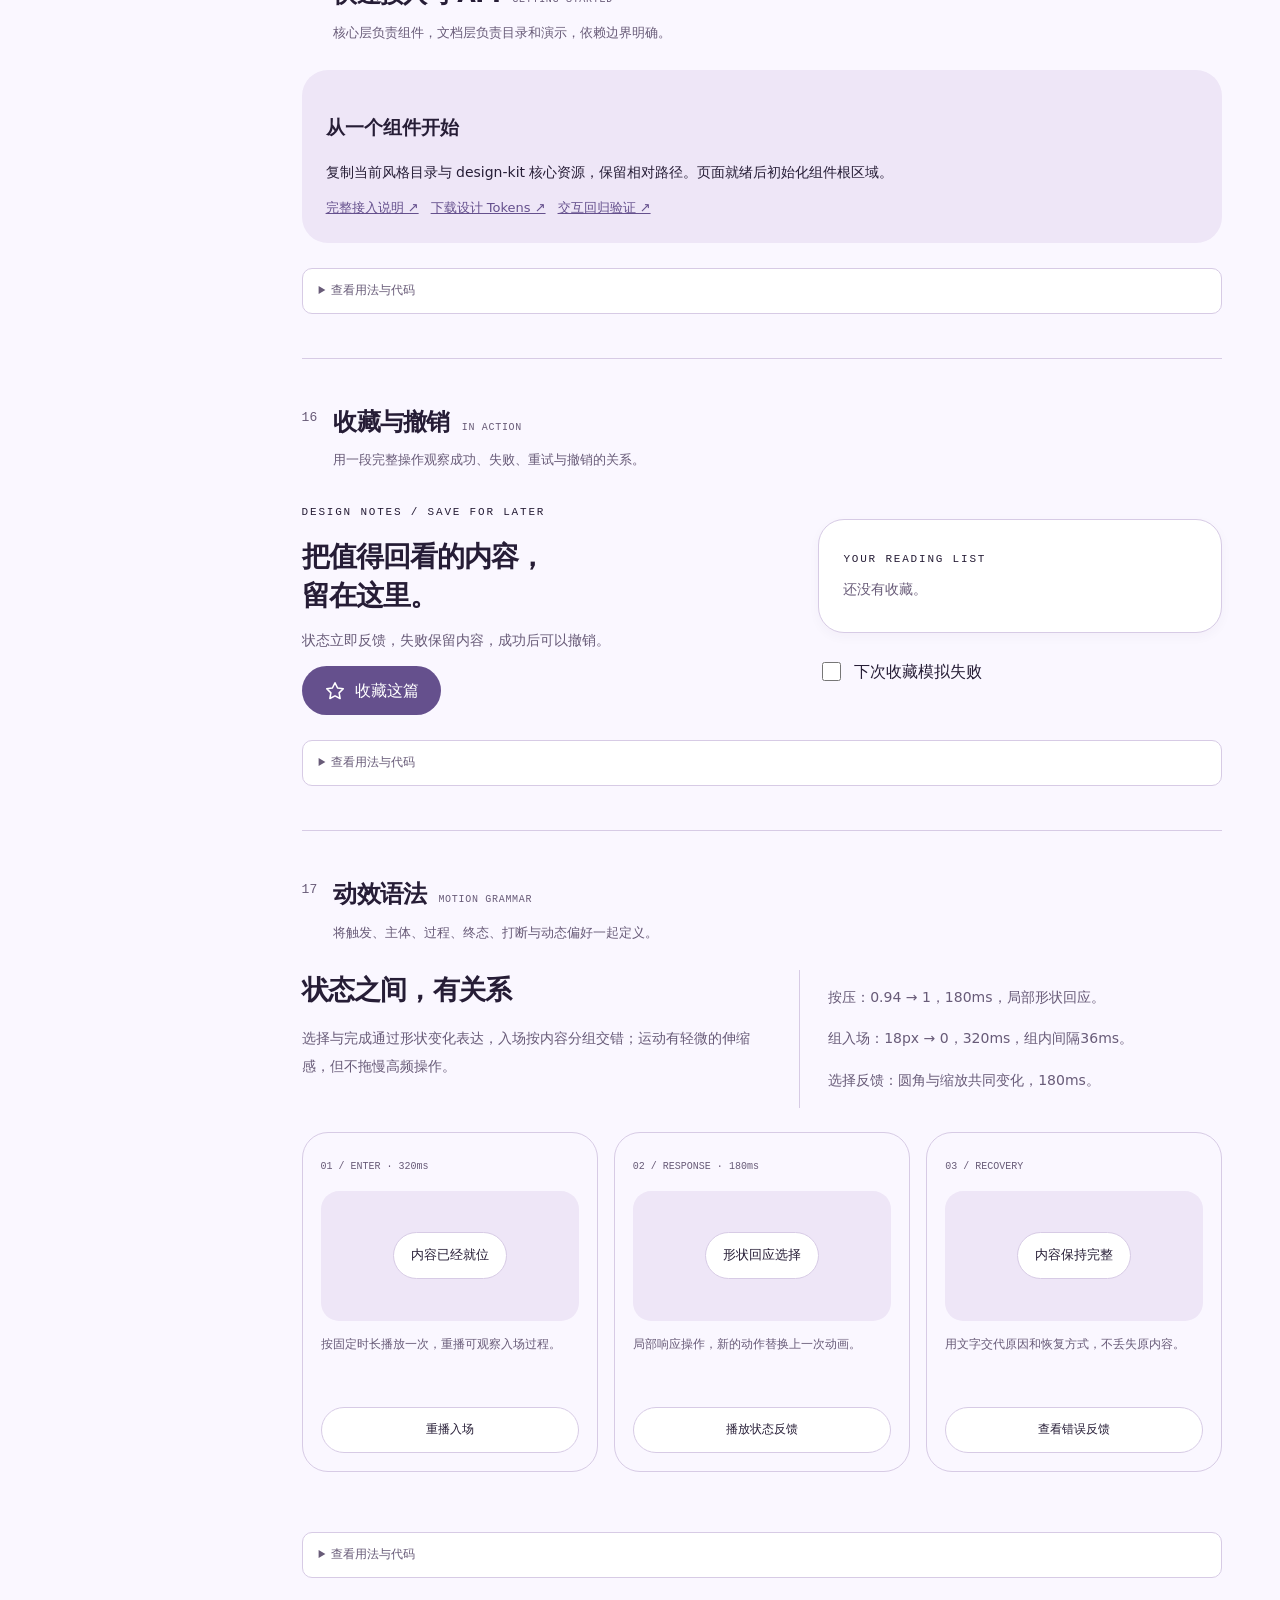
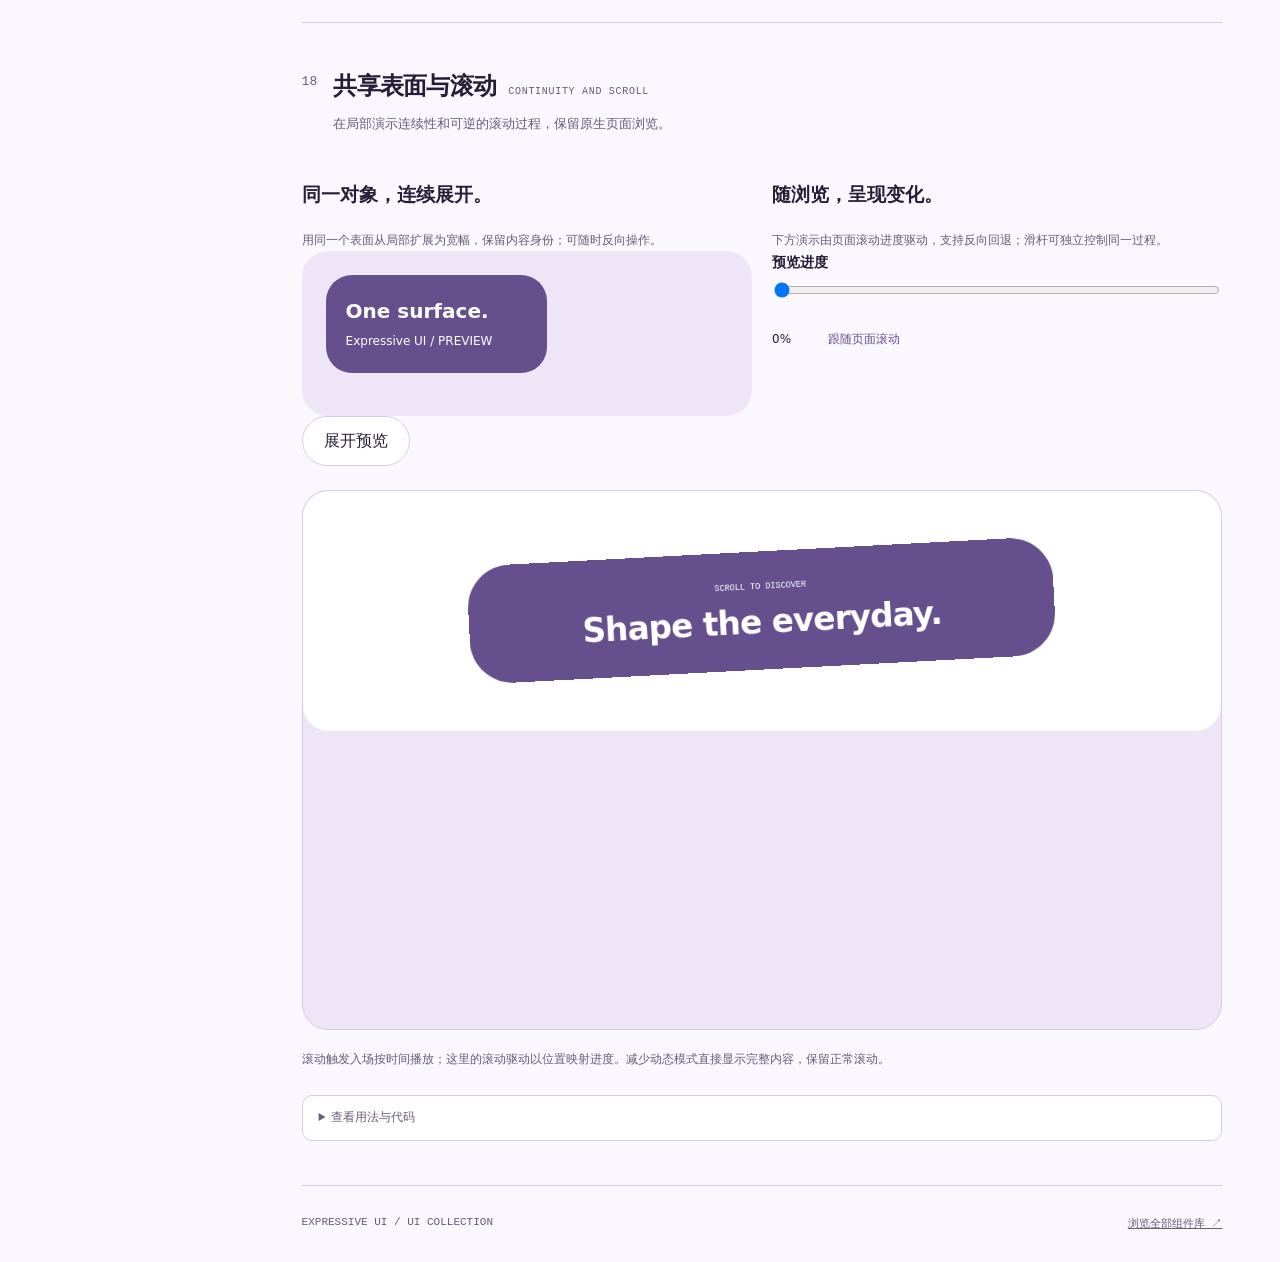
<file: expressive-ui/index.html>
<!doctype html>
<html lang="zh-CN"><head><meta charset="utf-8"><meta name="viewport" content="width=device-width,initial-scale=1,viewport-fit=cover">
<meta name="description" content="Expressive UI Material 表现力设计组件库：18个章节、设计规则、可复用控件、组合工作台与动效实验室。"><title>Expressive UI · Material 表现力设计组件库</title>
<link rel="stylesheet" href="../design-kit/core.css"><link rel="stylesheet" href="expressive-ui.css"><link rel="stylesheet" href="../design-kit/docs.css">
<script defer src="../design-kit/styles.js"></script><script defer src="../design-kit/core.js"></script><script defer src="../raster-ui/catalog-navigation.js"></script><script defer src="../design-kit/catalog.js"></script><script defer src="../design-kit/docs.js"></script></head>
<body class="uc-root" data-style="expressive" data-theme="light"><noscript>交互演示需要 JavaScript。可直接查阅 <a href="README.md">接入说明</a> 和 <a href="tokens.json">设计变量</a>。</noscript><div id="uc-catalog"></div></body></html>
</file>
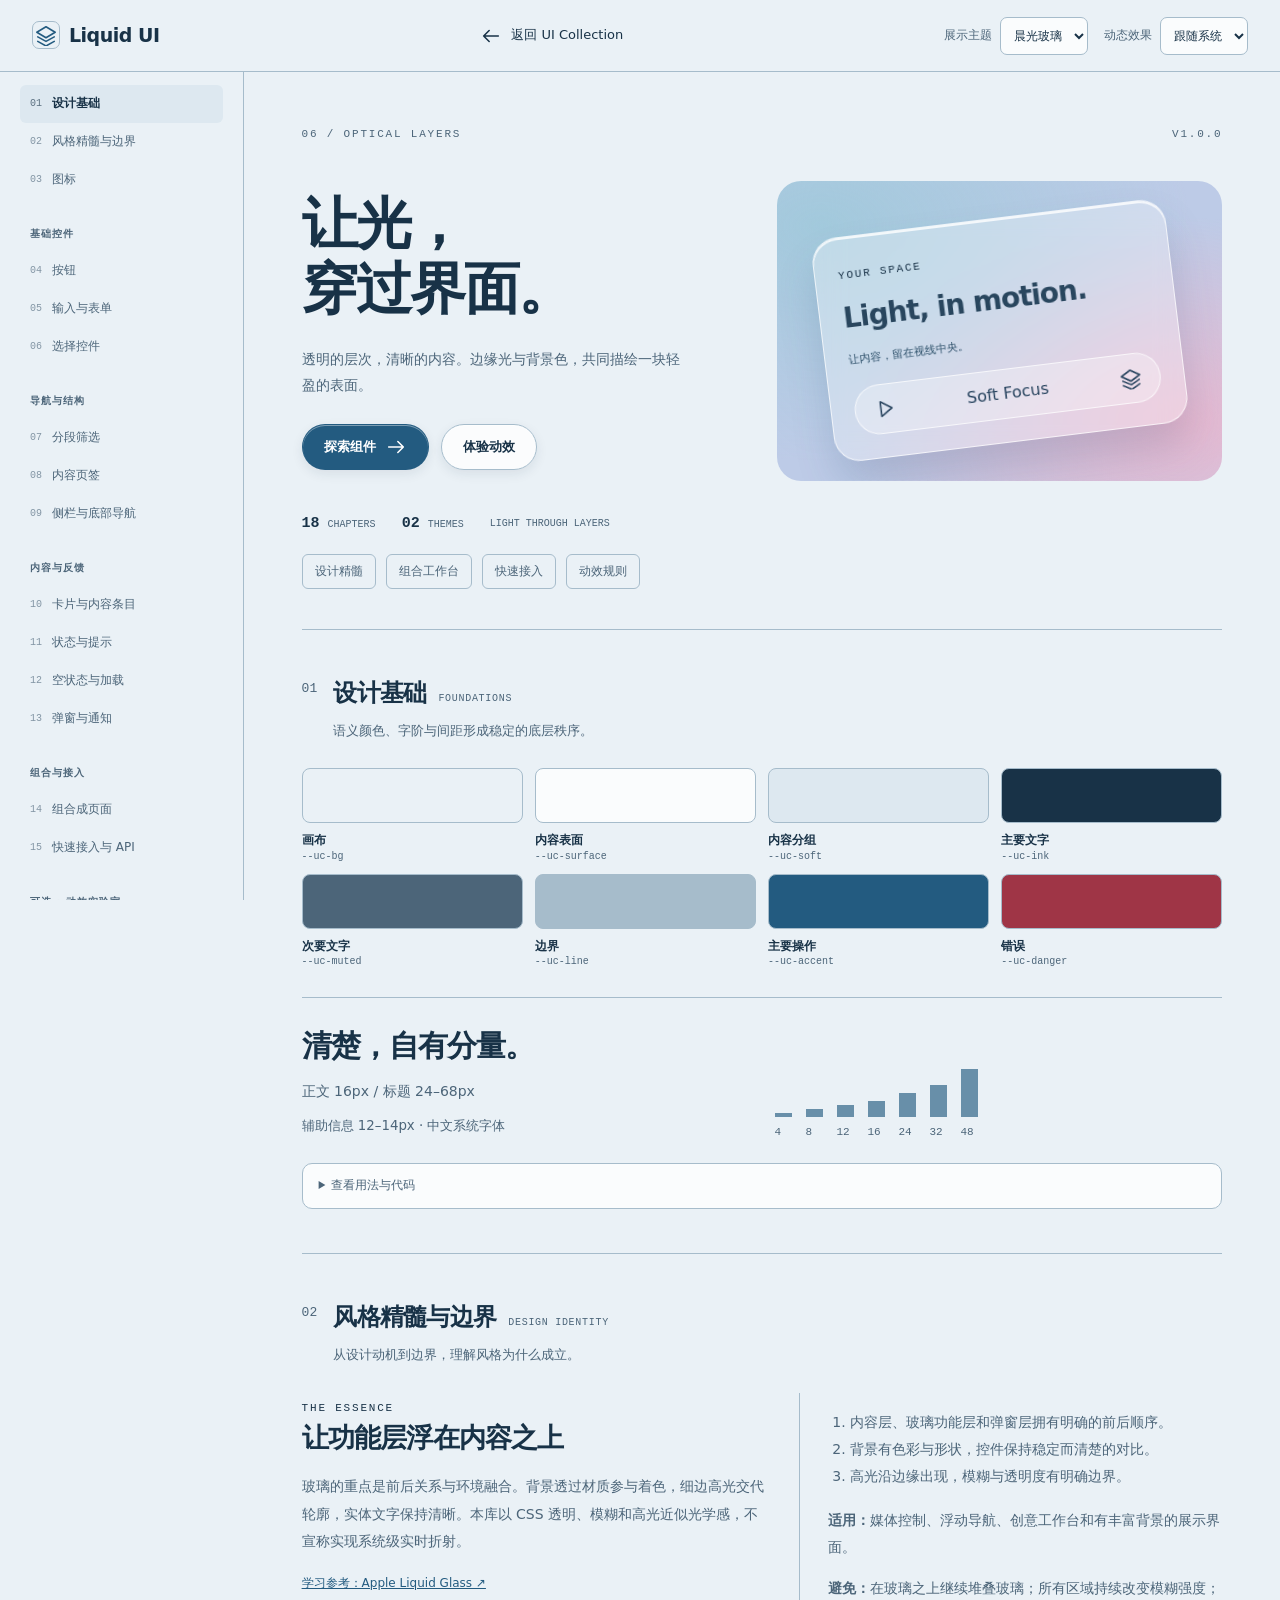
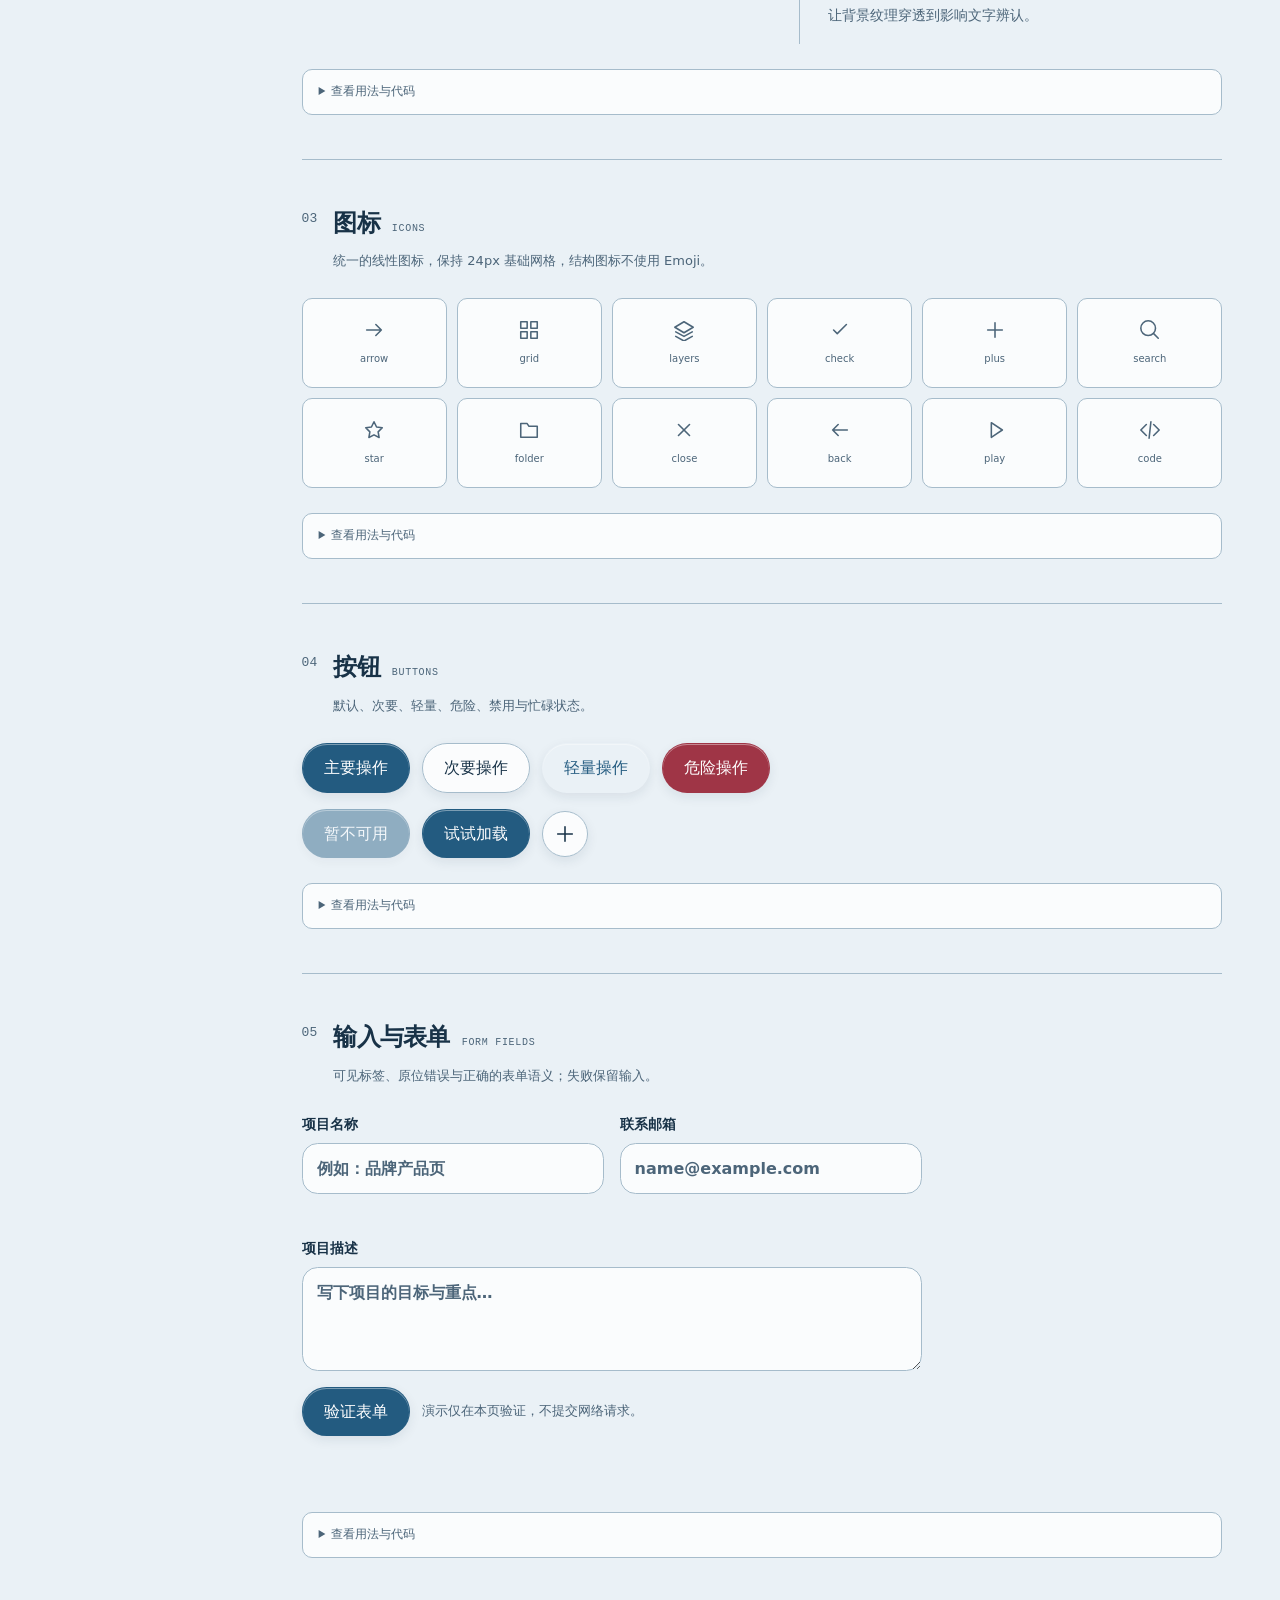
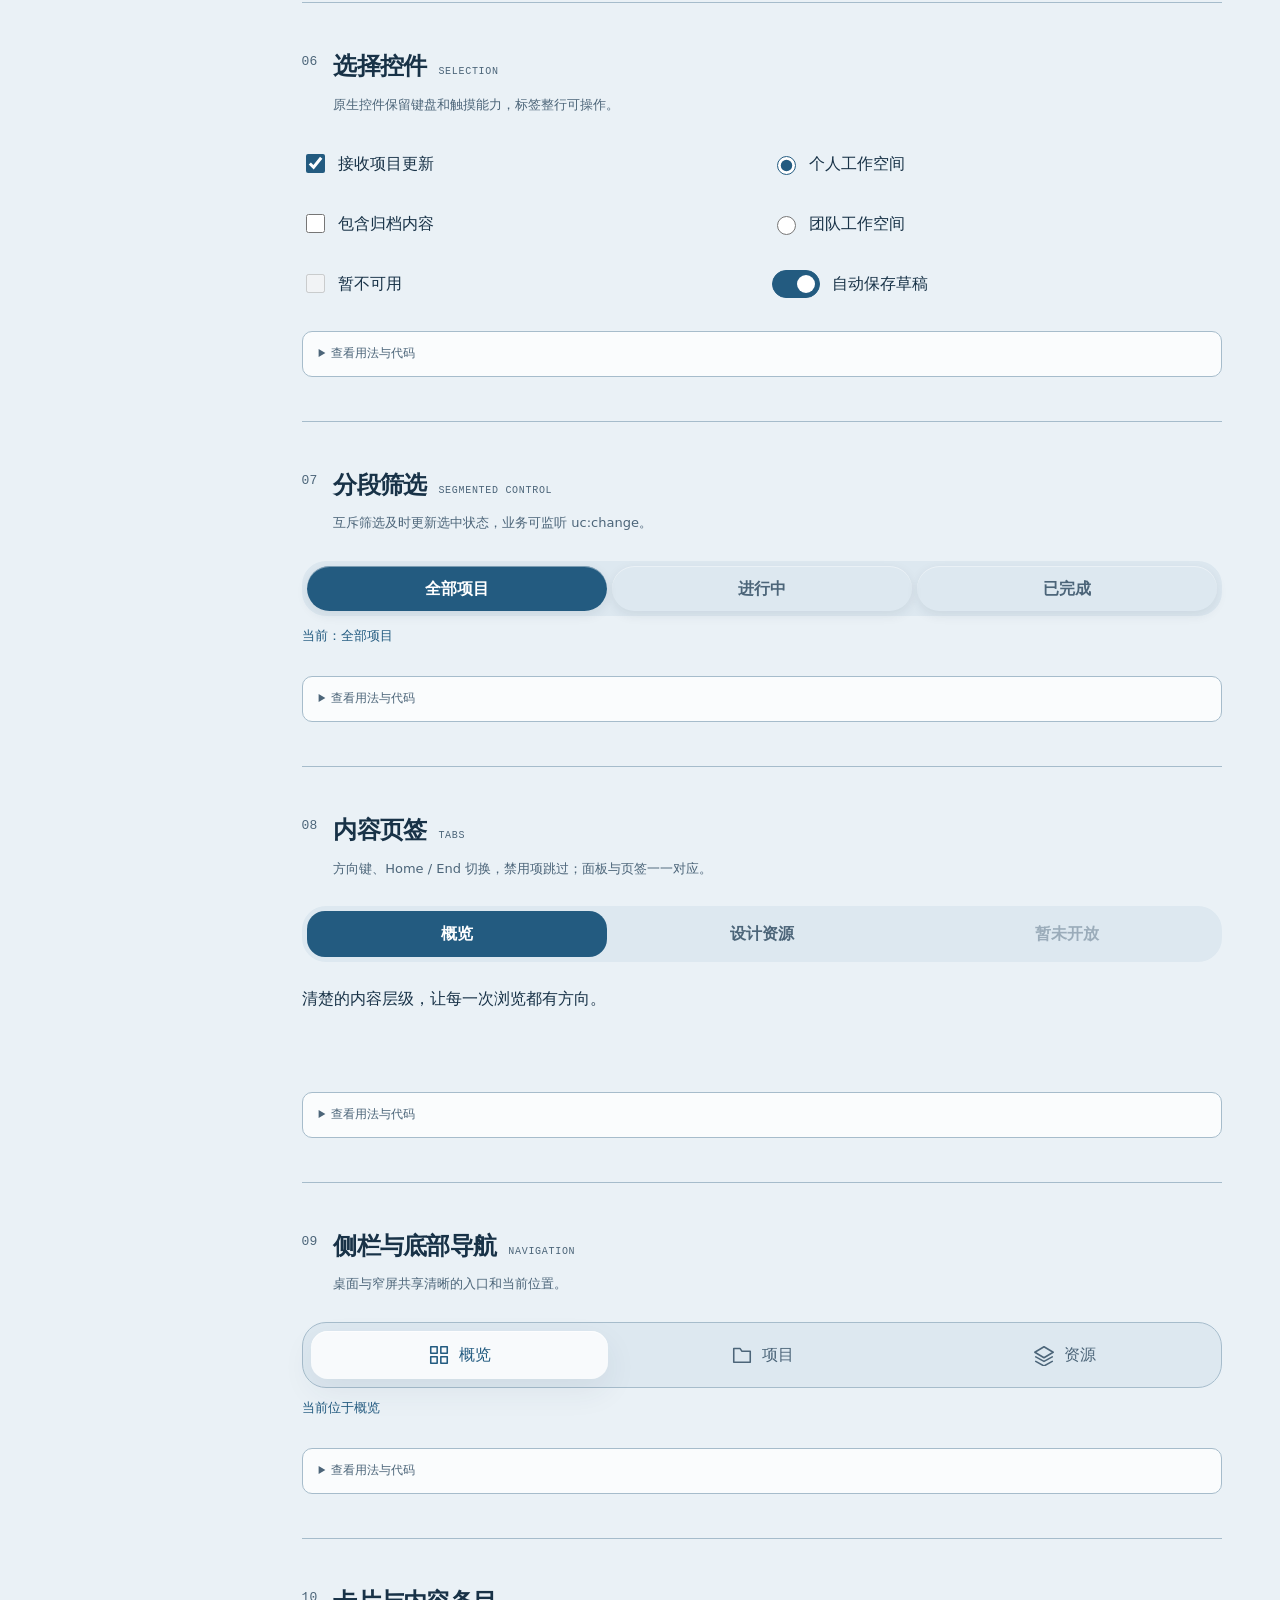
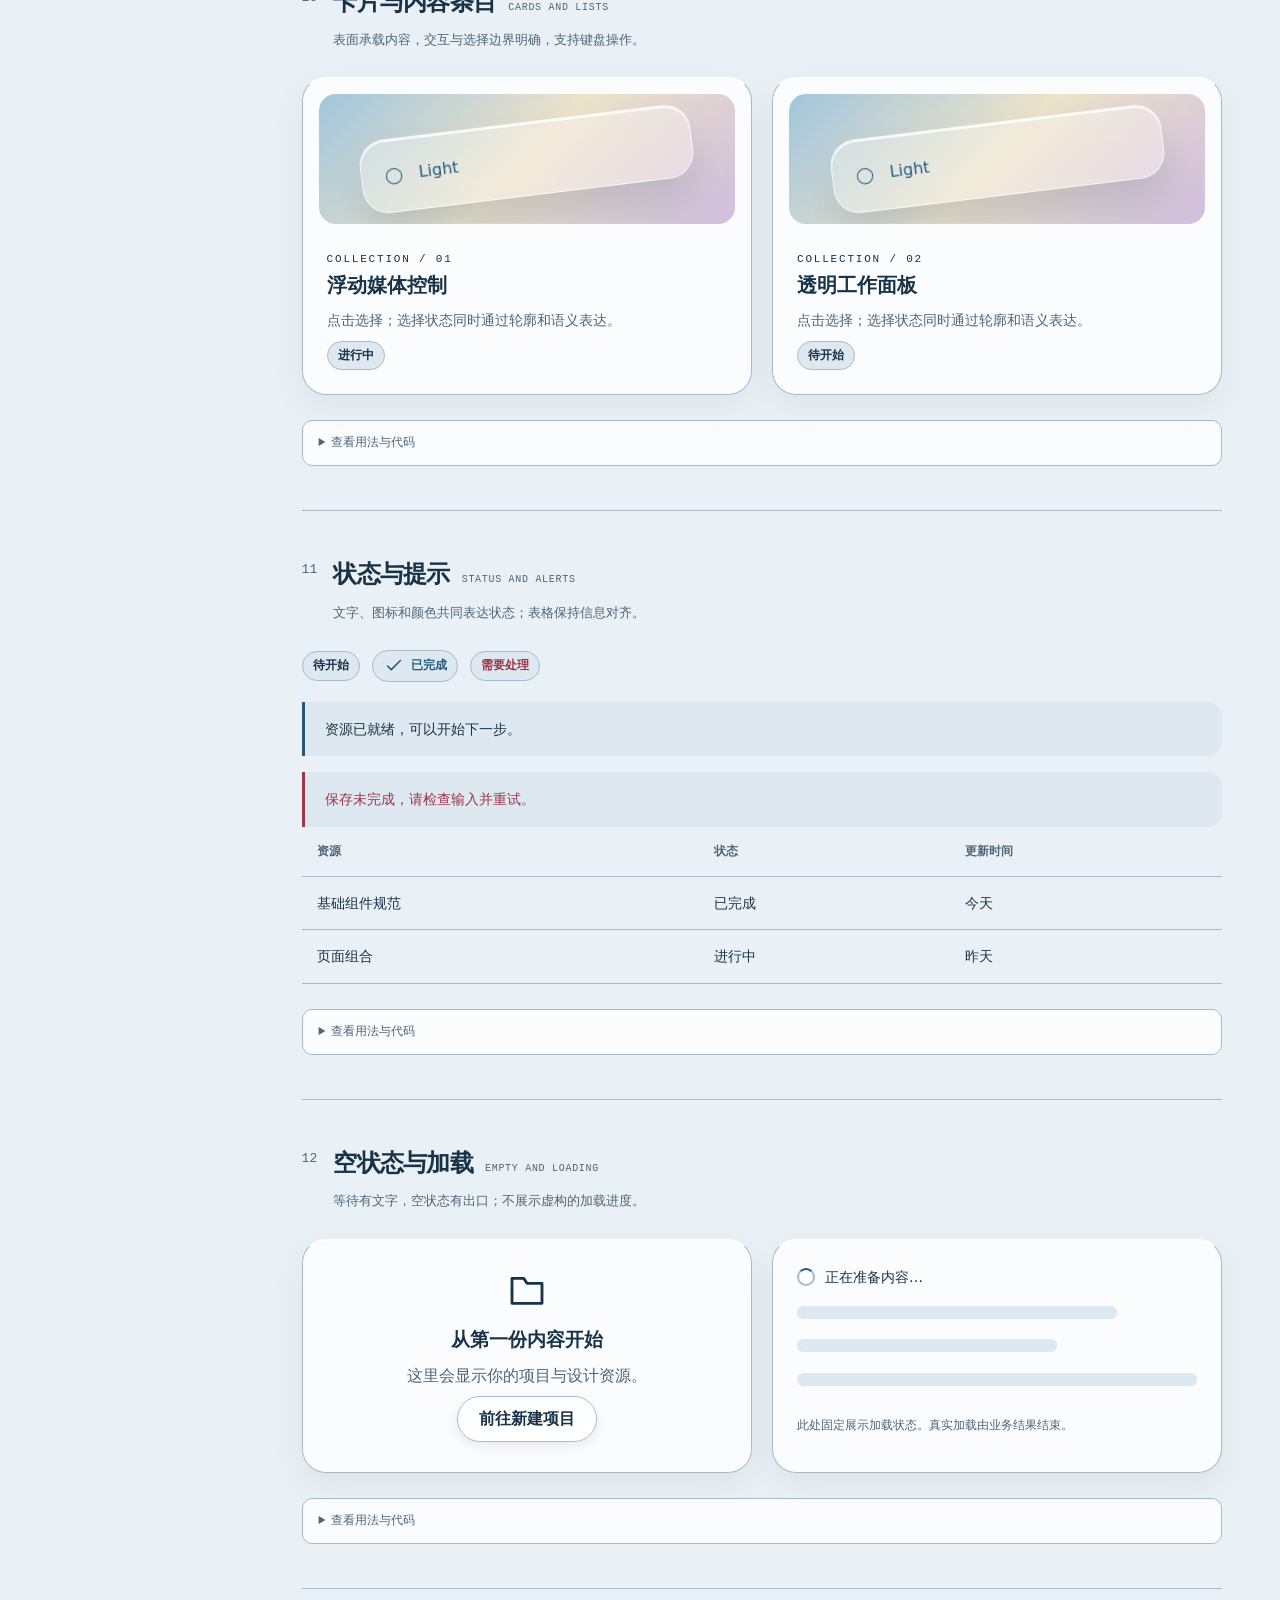
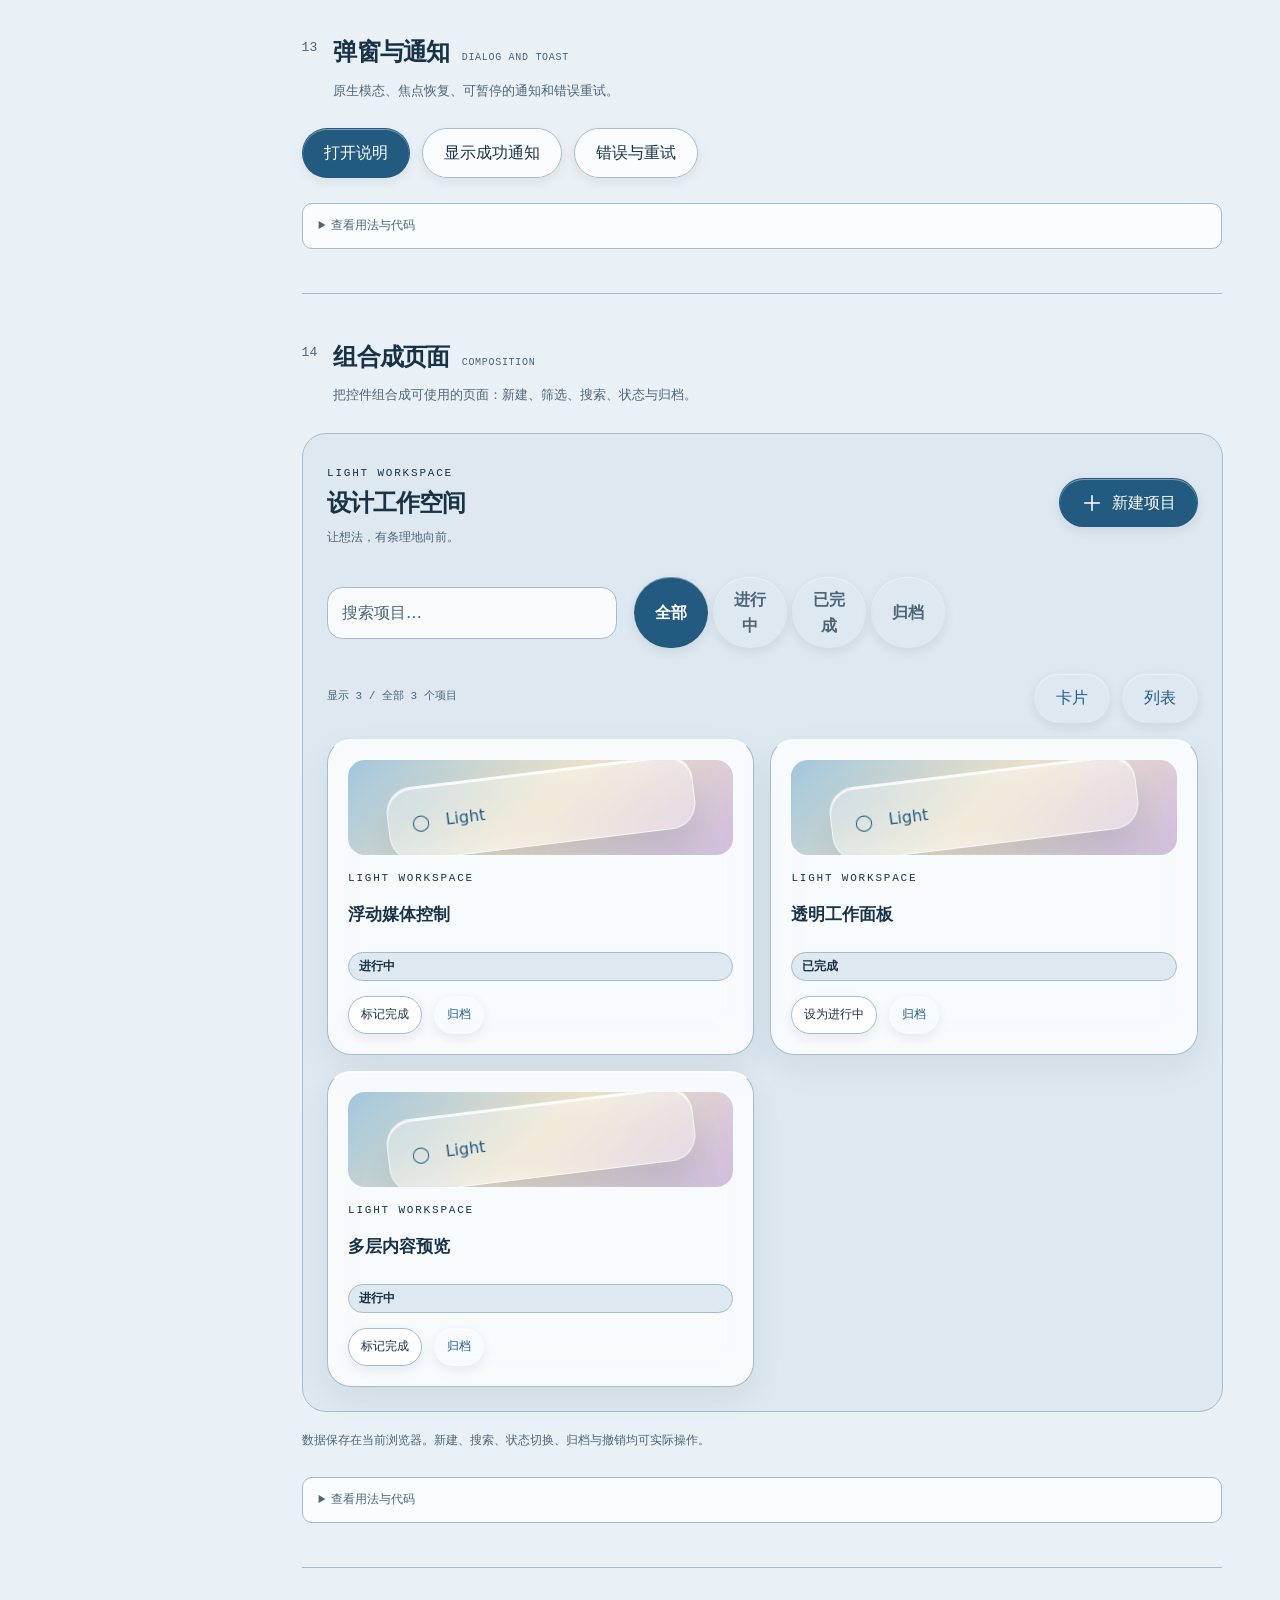
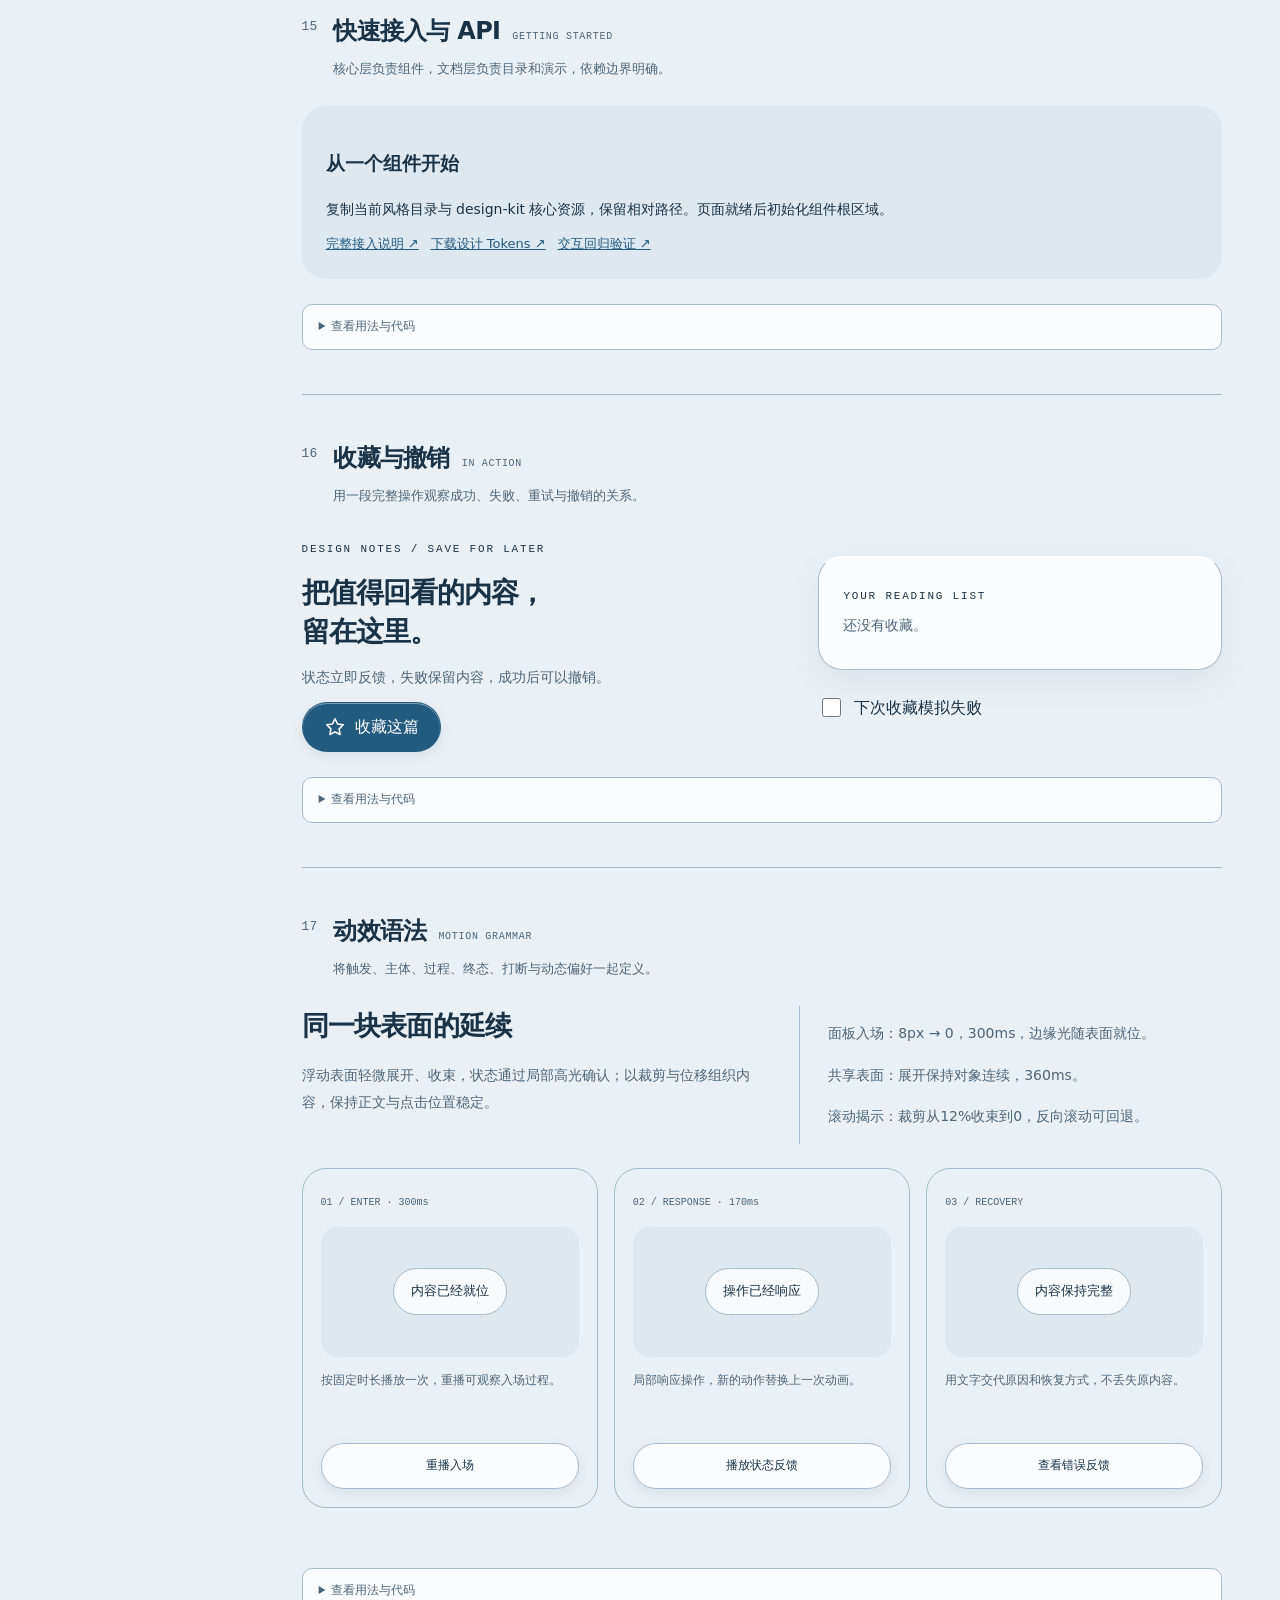
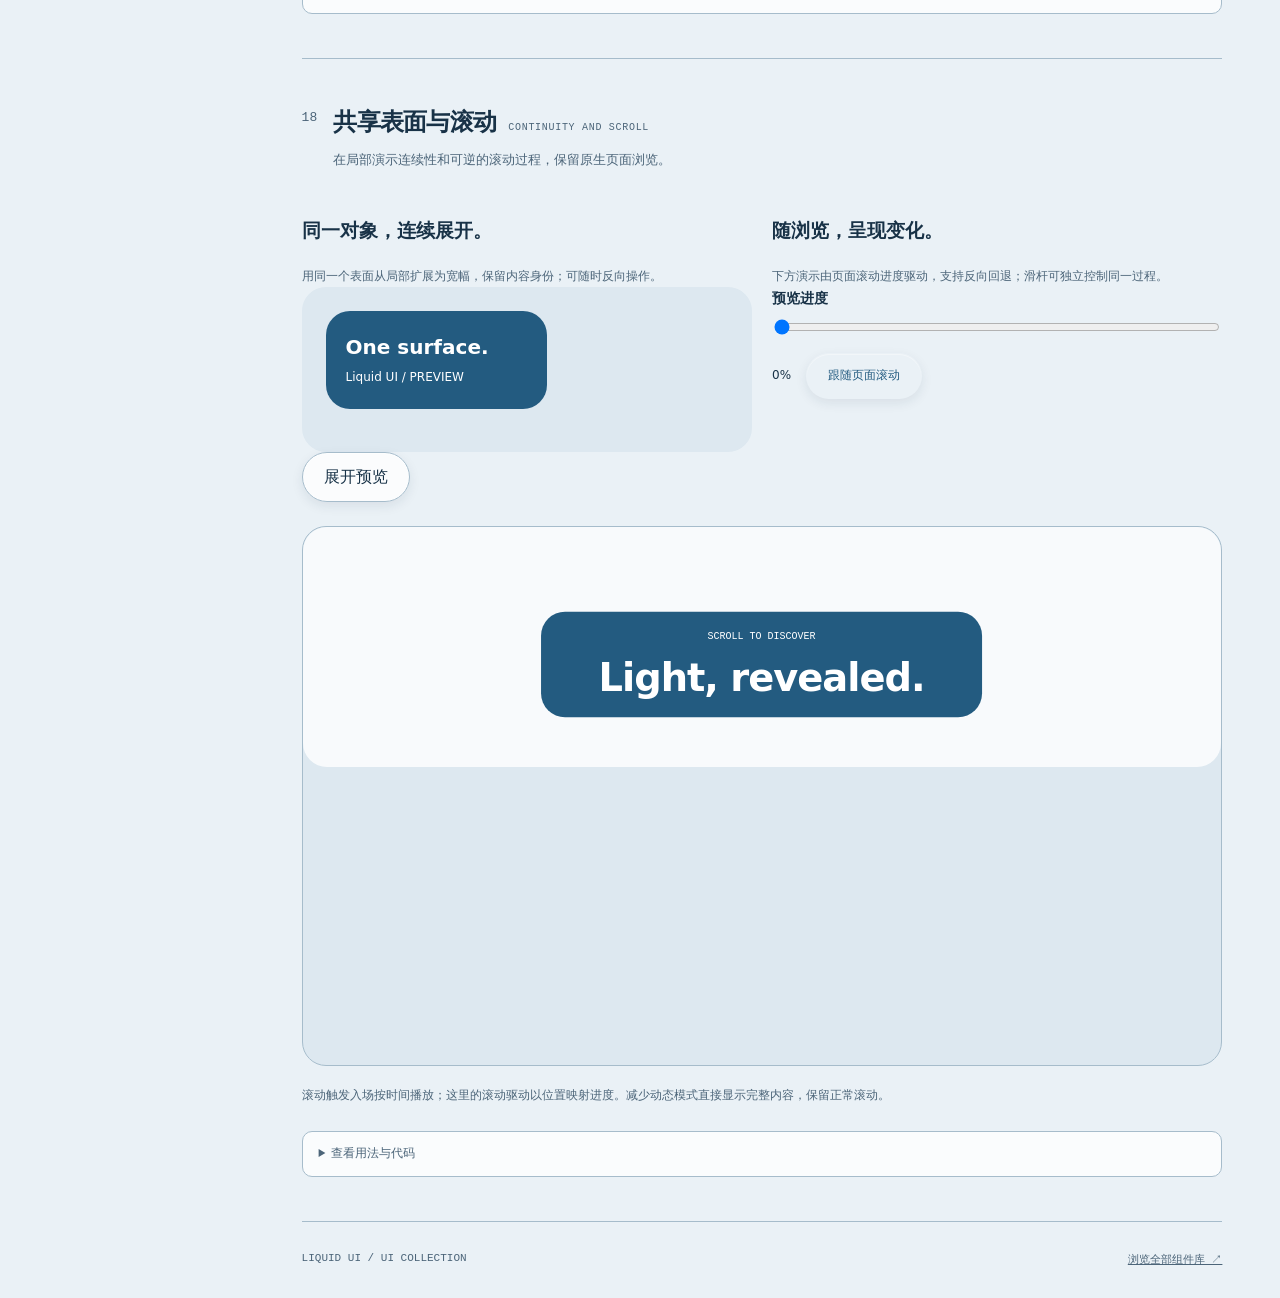
<file: liquid-ui/index.html>
<!doctype html>
<html lang="zh-CN"><head><meta charset="utf-8"><meta name="viewport" content="width=device-width,initial-scale=1,viewport-fit=cover">
<meta name="description" content="Liquid UI 流动玻璃组件库：18个章节、设计规则、可复用控件、组合工作台与动效实验室。"><title>Liquid UI · 流动玻璃组件库</title>
<link rel="stylesheet" href="../design-kit/core.css"><link rel="stylesheet" href="liquid-ui.css"><link rel="stylesheet" href="../design-kit/docs.css">
<script defer src="../design-kit/styles.js"></script><script defer src="../design-kit/core.js"></script><script defer src="../raster-ui/catalog-navigation.js"></script><script defer src="../design-kit/catalog.js"></script><script defer src="../design-kit/docs.js"></script></head>
<body class="uc-root" data-style="liquid" data-theme="light"><noscript>交互演示需要 JavaScript。可直接查阅 <a href="README.md">接入说明</a> 和 <a href="tokens.json">设计变量</a>。</noscript><div id="uc-catalog"></div></body></html>
</file>
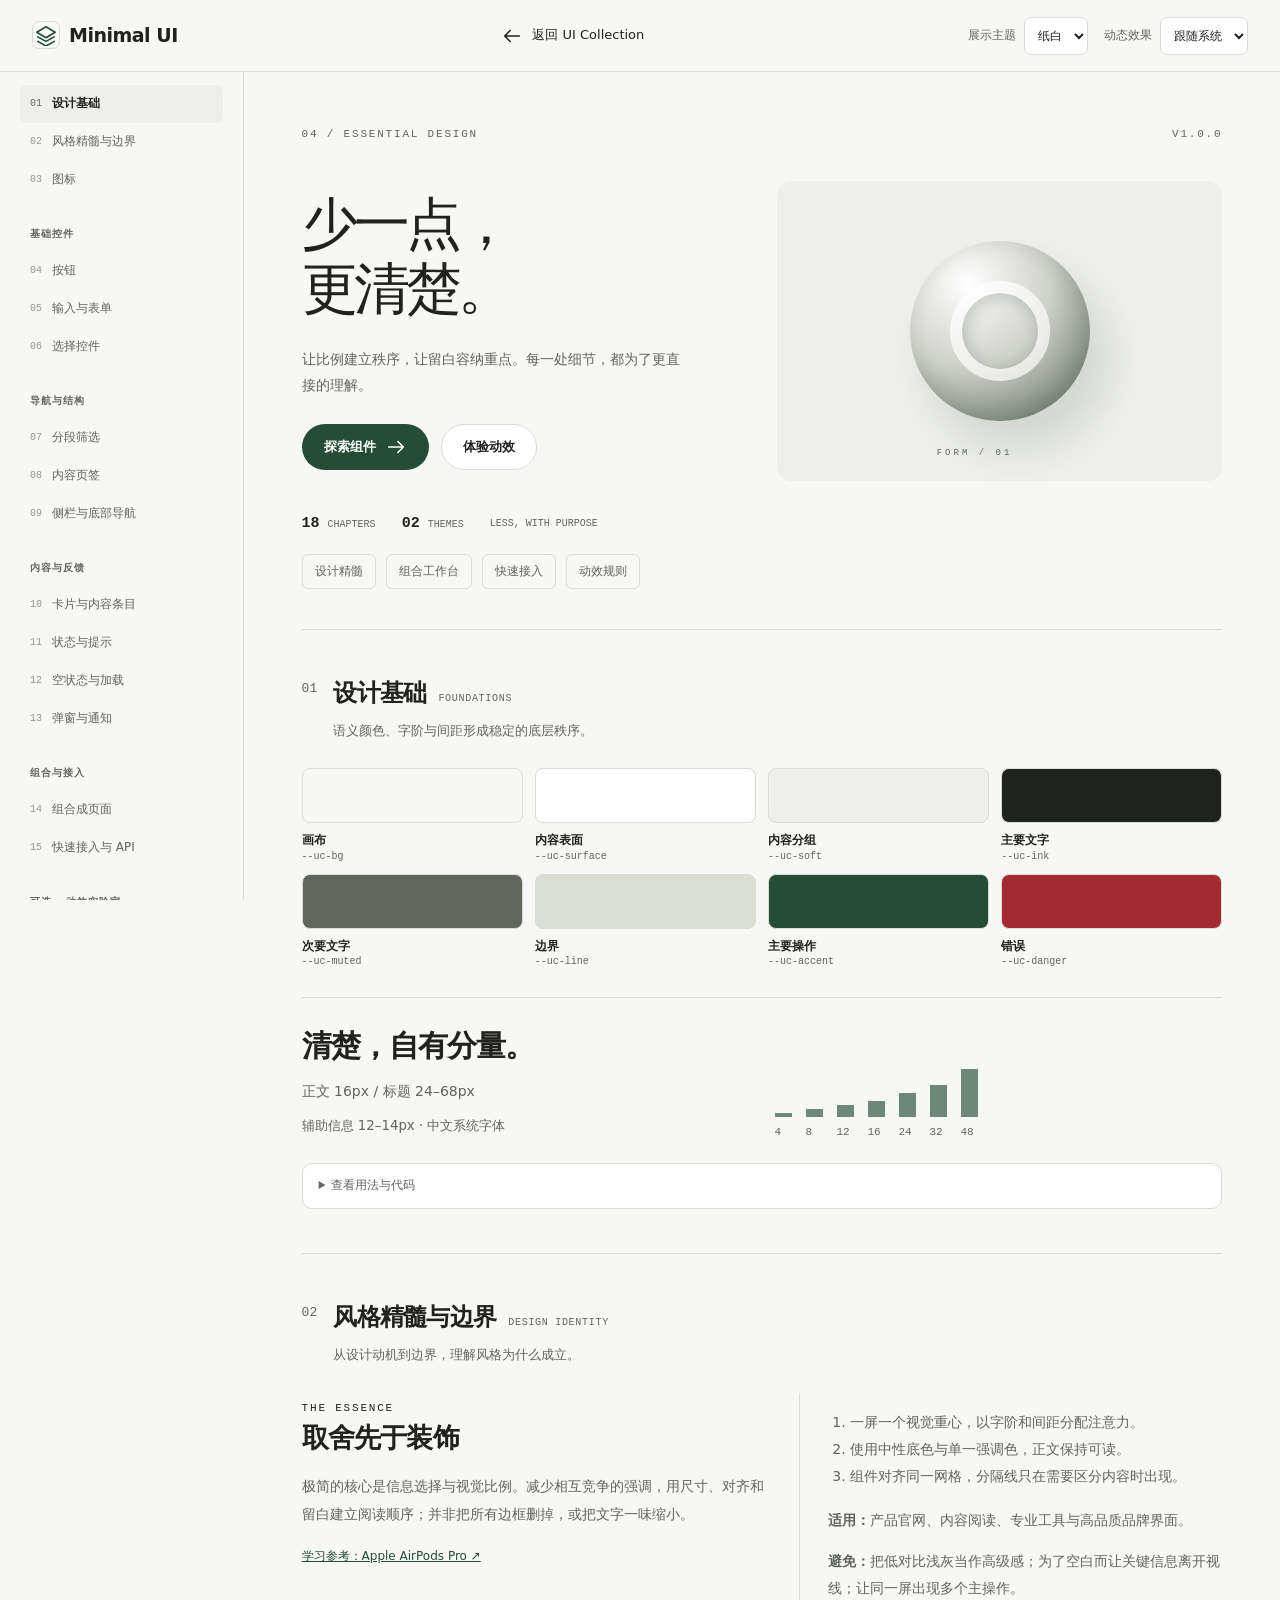
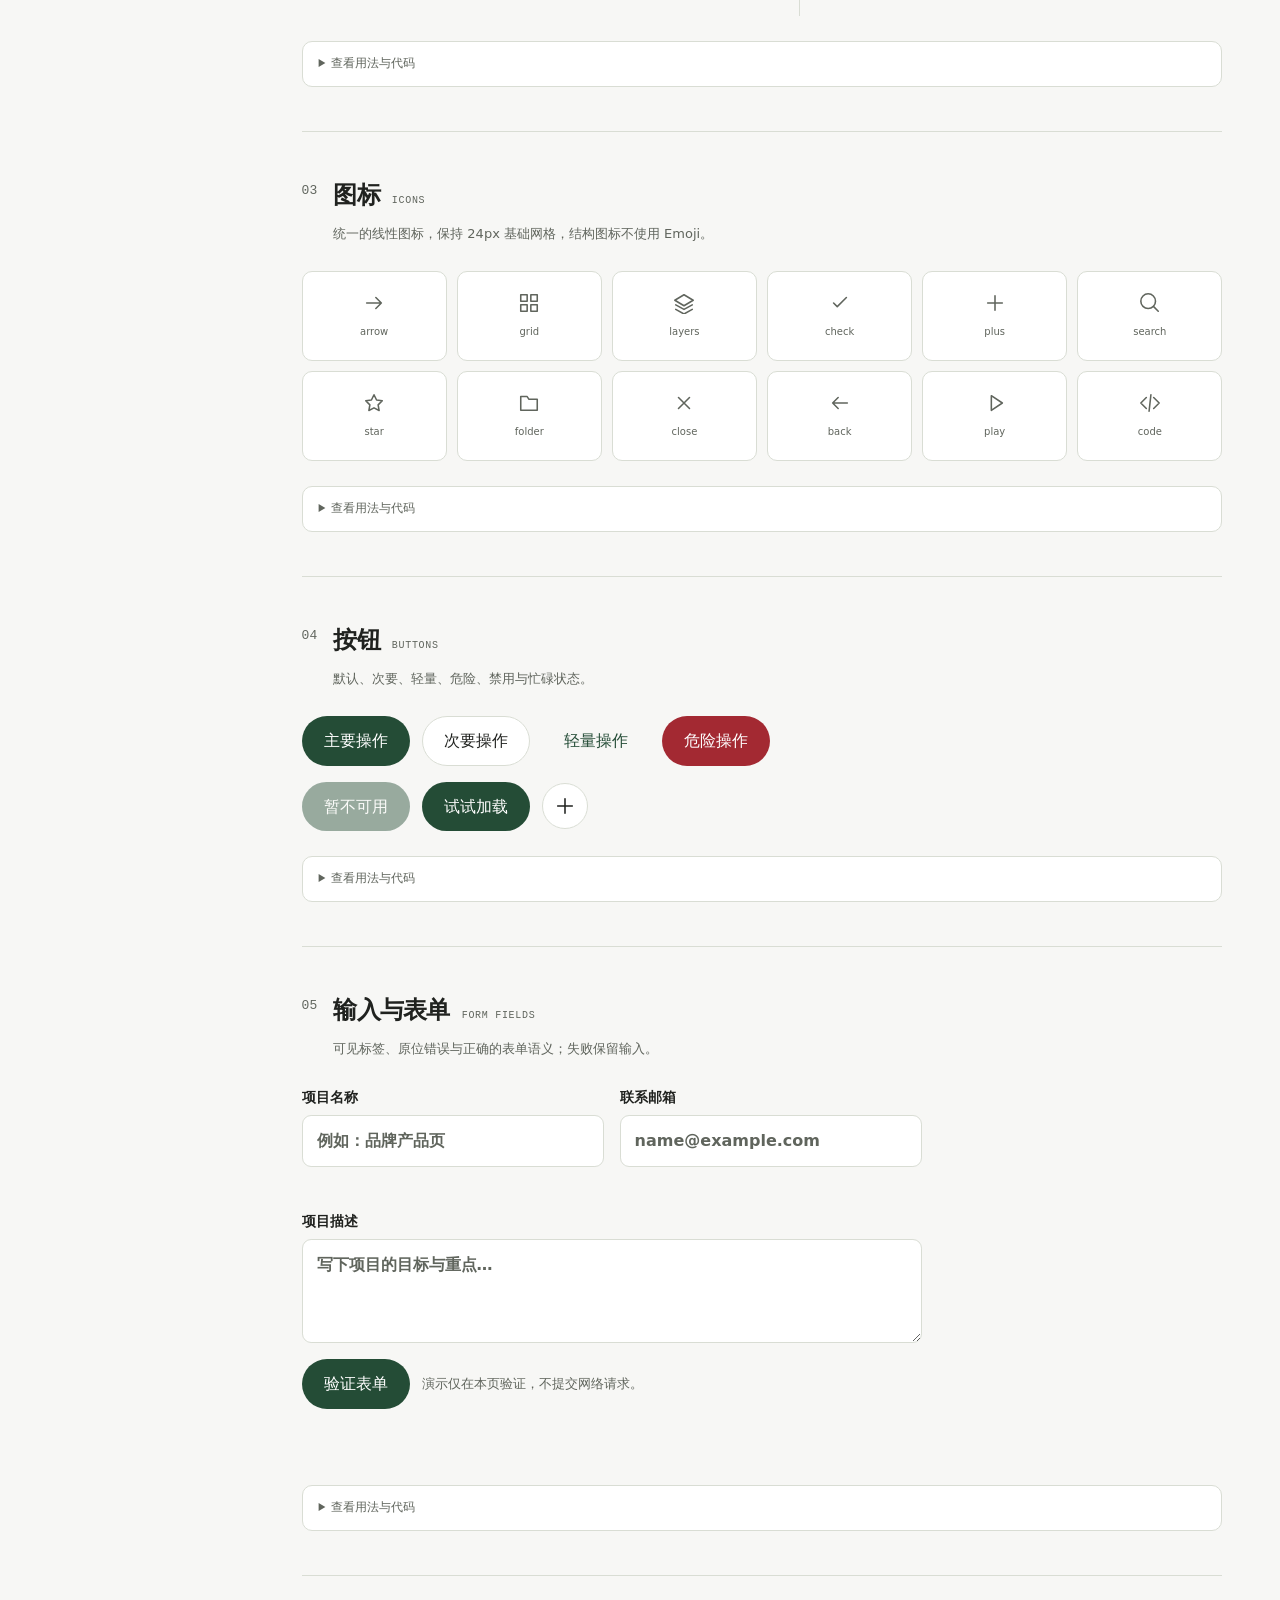
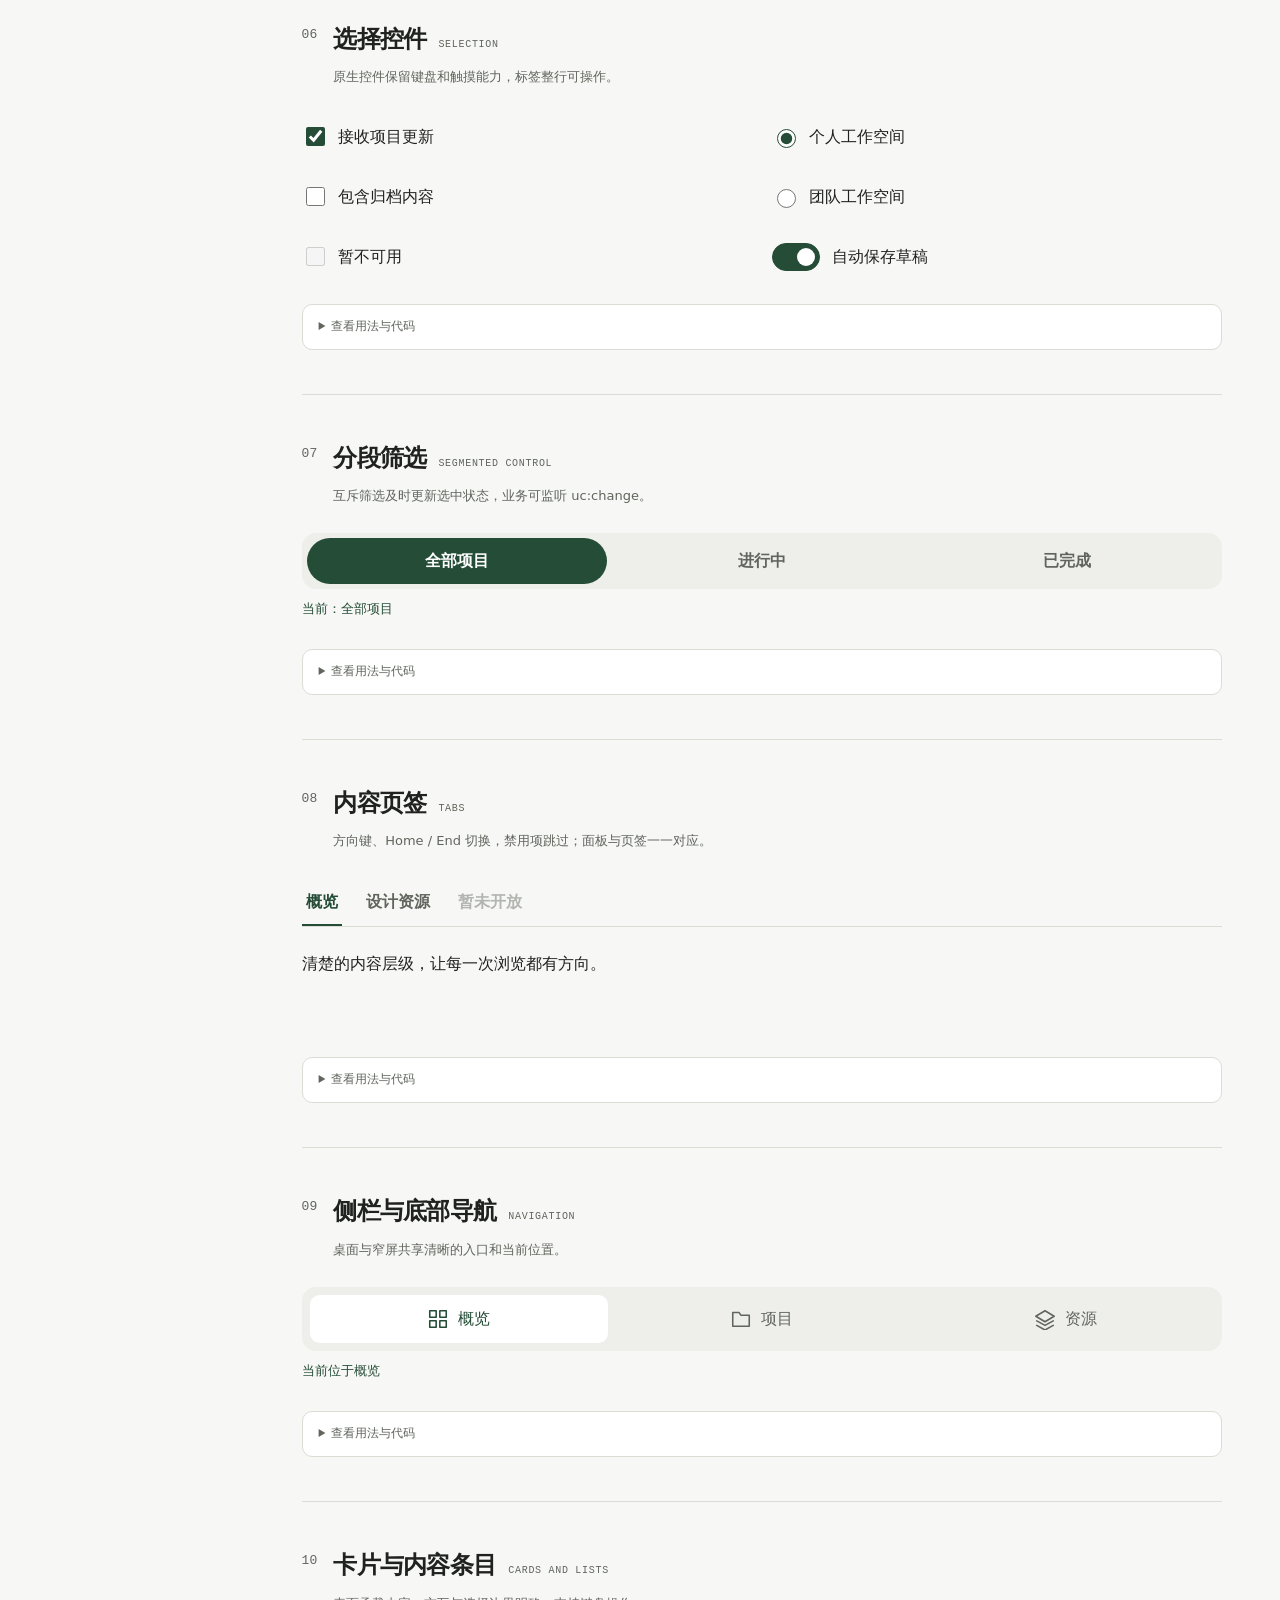
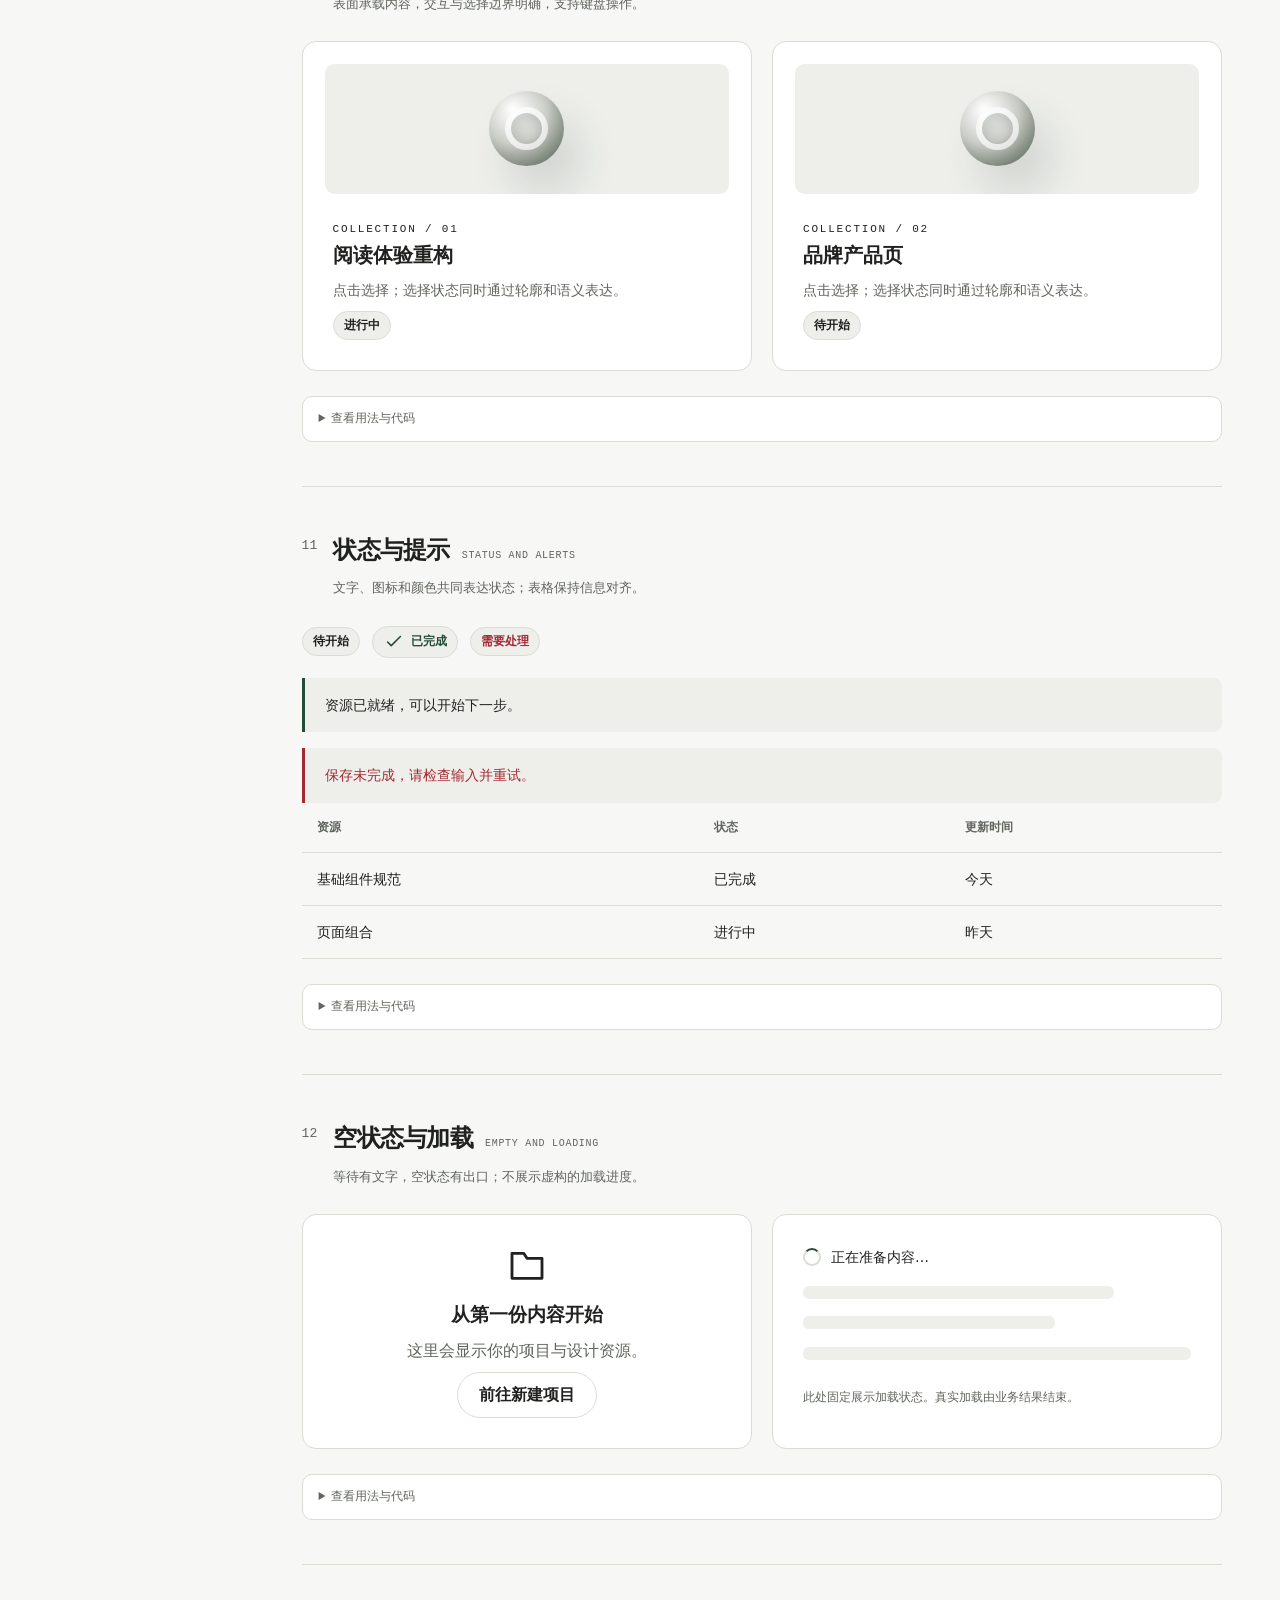
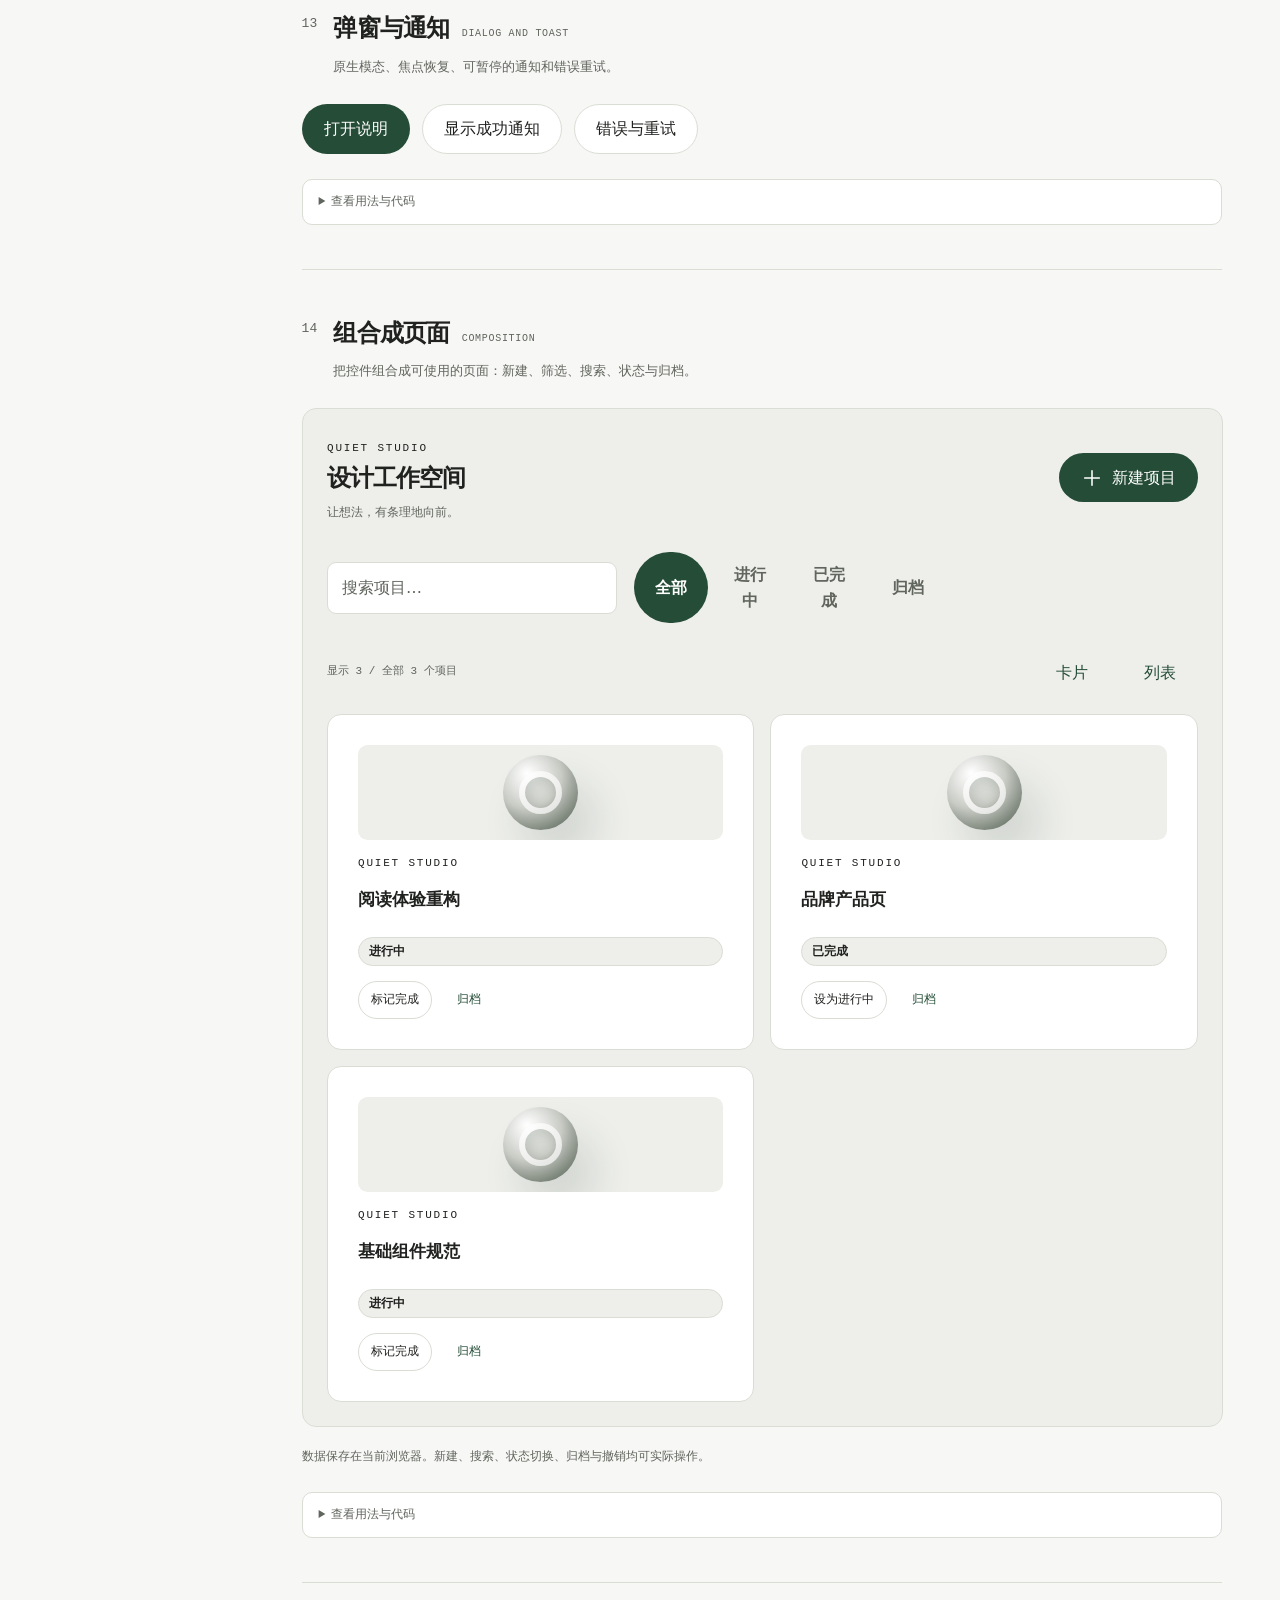
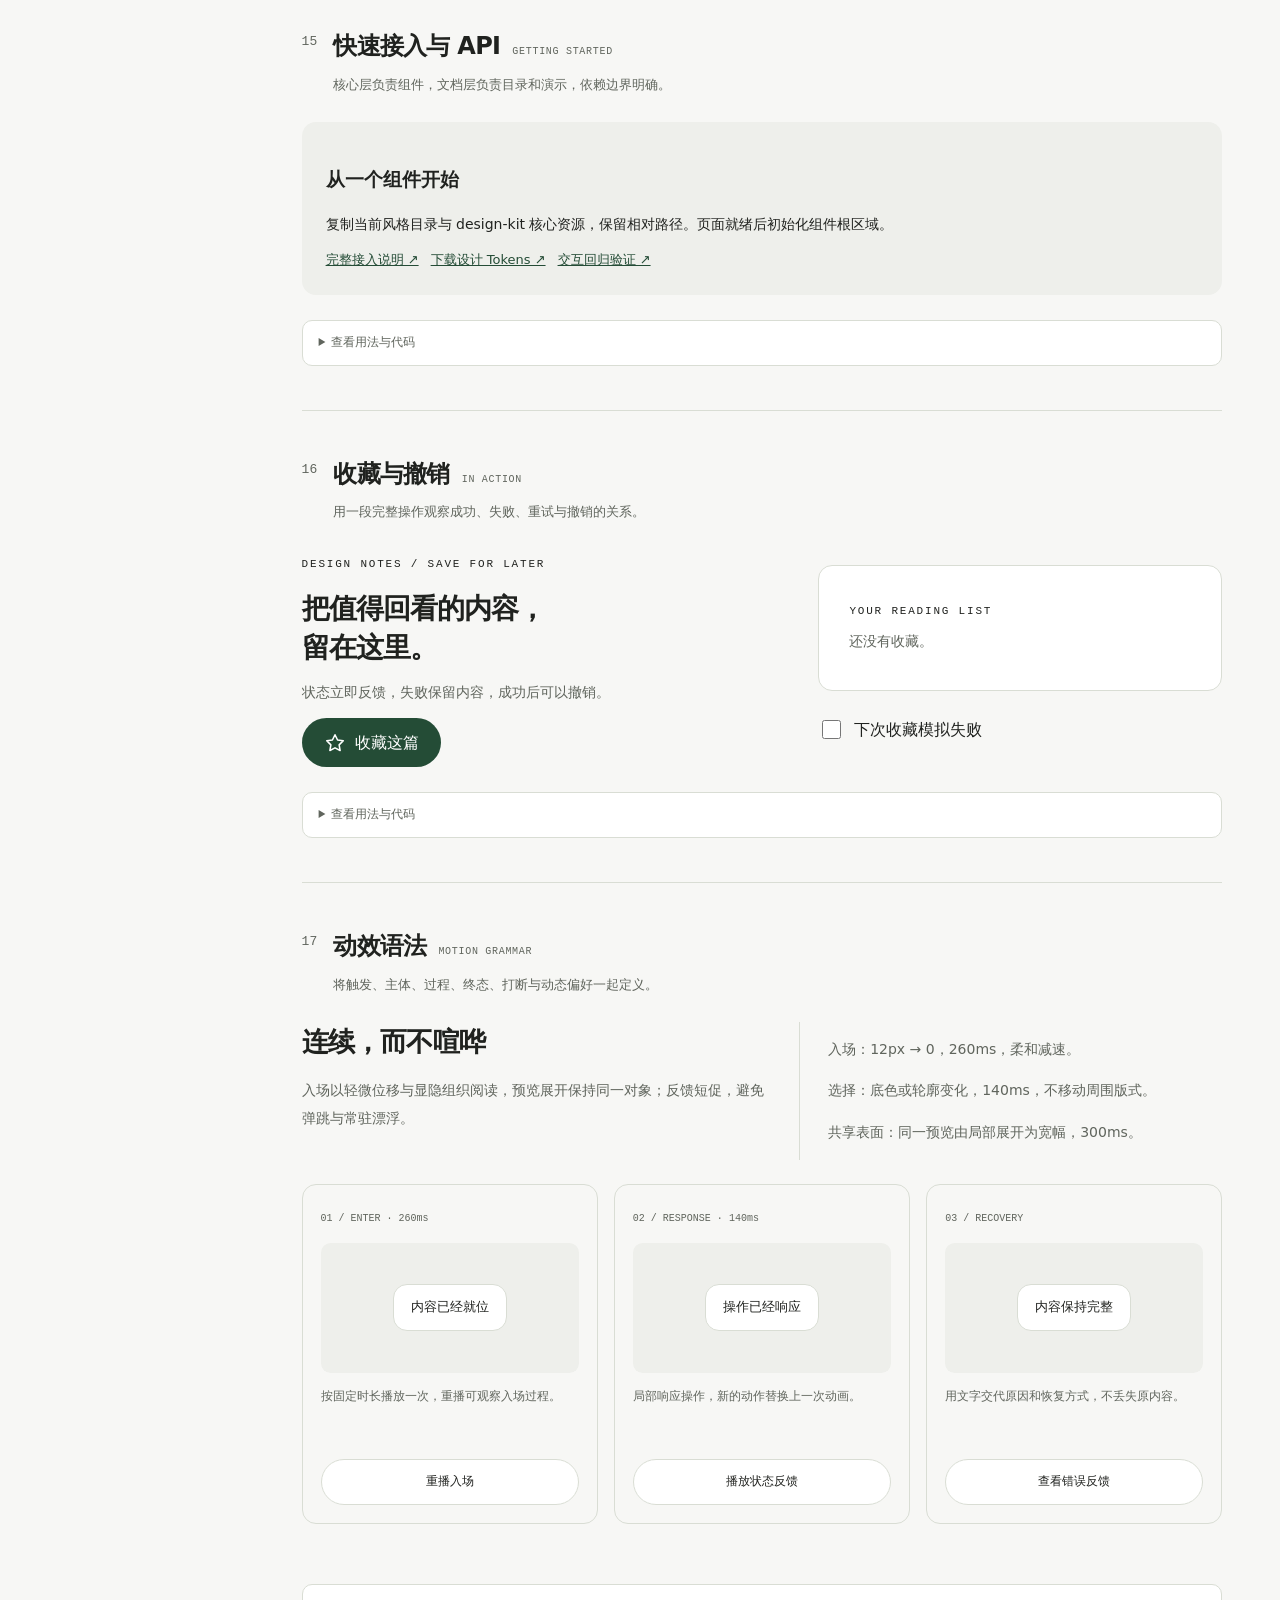
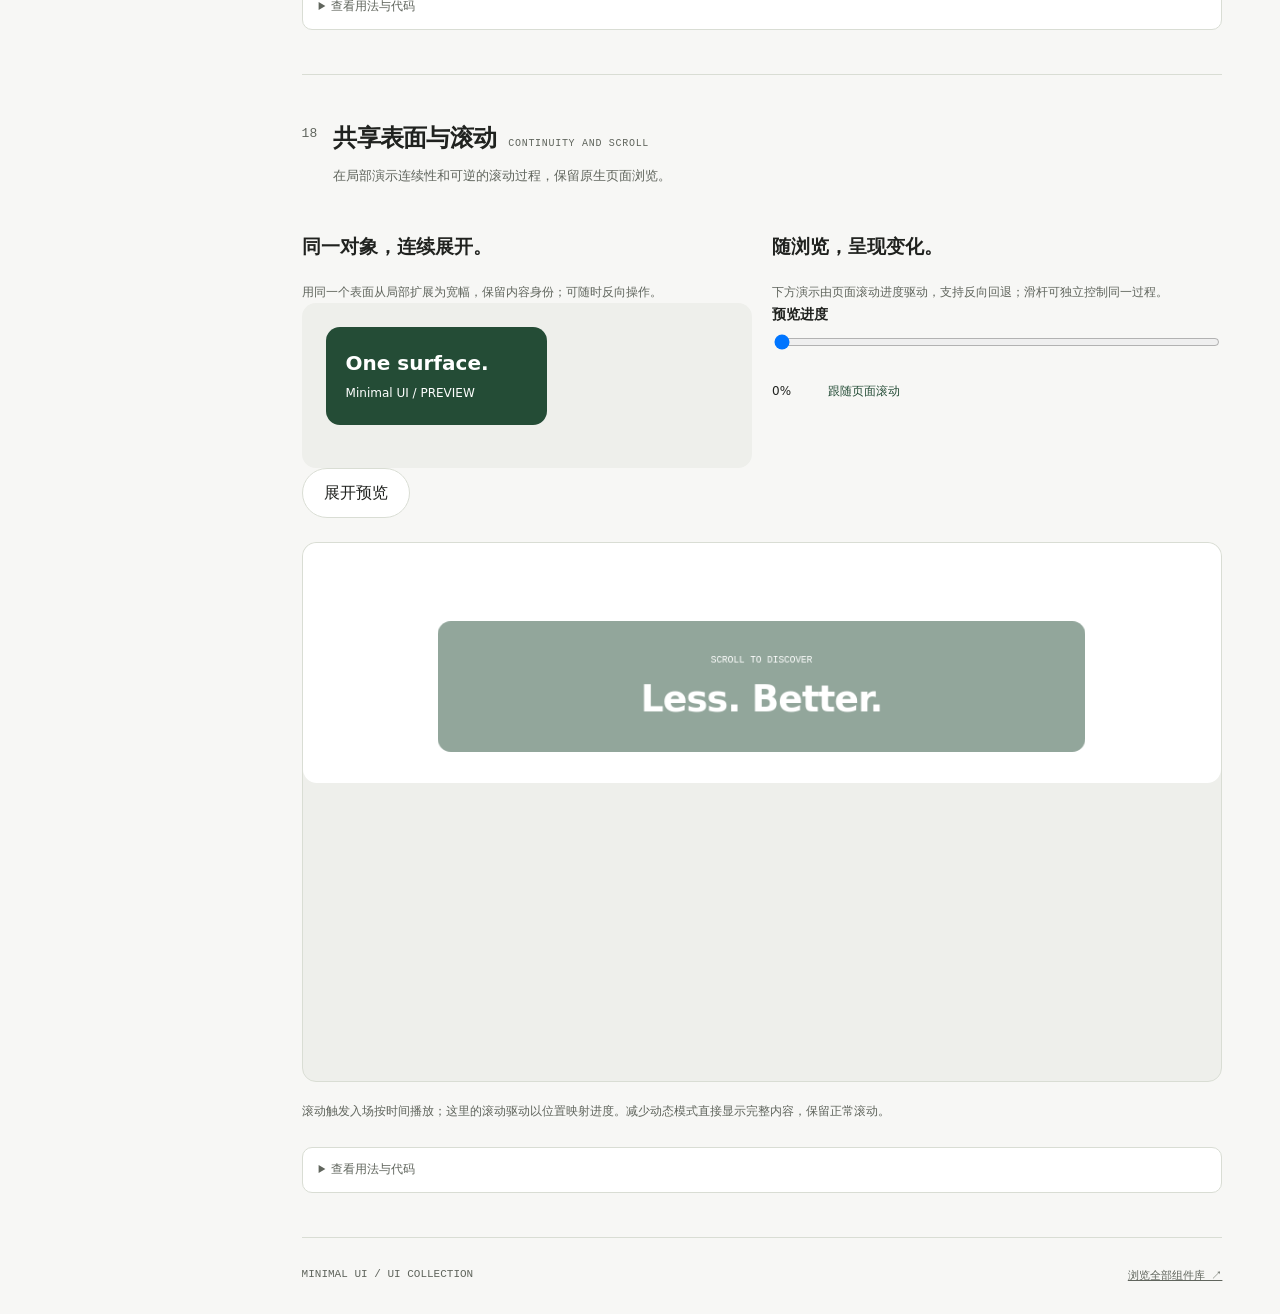
<file: minimal-ui/index.html>
<!doctype html>
<html lang="zh-CN"><head><meta charset="utf-8"><meta name="viewport" content="width=device-width,initial-scale=1,viewport-fit=cover">
<meta name="description" content="Minimal UI 极简主义组件库：18个章节、设计规则、可复用控件、组合工作台与动效实验室。"><title>Minimal UI · 极简主义组件库</title>
<link rel="stylesheet" href="../design-kit/core.css"><link rel="stylesheet" href="minimal-ui.css"><link rel="stylesheet" href="../design-kit/docs.css">
<script defer src="../design-kit/styles.js"></script><script defer src="../design-kit/core.js"></script><script defer src="../raster-ui/catalog-navigation.js"></script><script defer src="../design-kit/catalog.js"></script><script defer src="../design-kit/docs.js"></script></head>
<body class="uc-root" data-style="minimal" data-theme="light"><noscript>交互演示需要 JavaScript。可直接查阅 <a href="README.md">接入说明</a> 和 <a href="tokens.json">设计变量</a>。</noscript><div id="uc-catalog"></div></body></html>
</file>
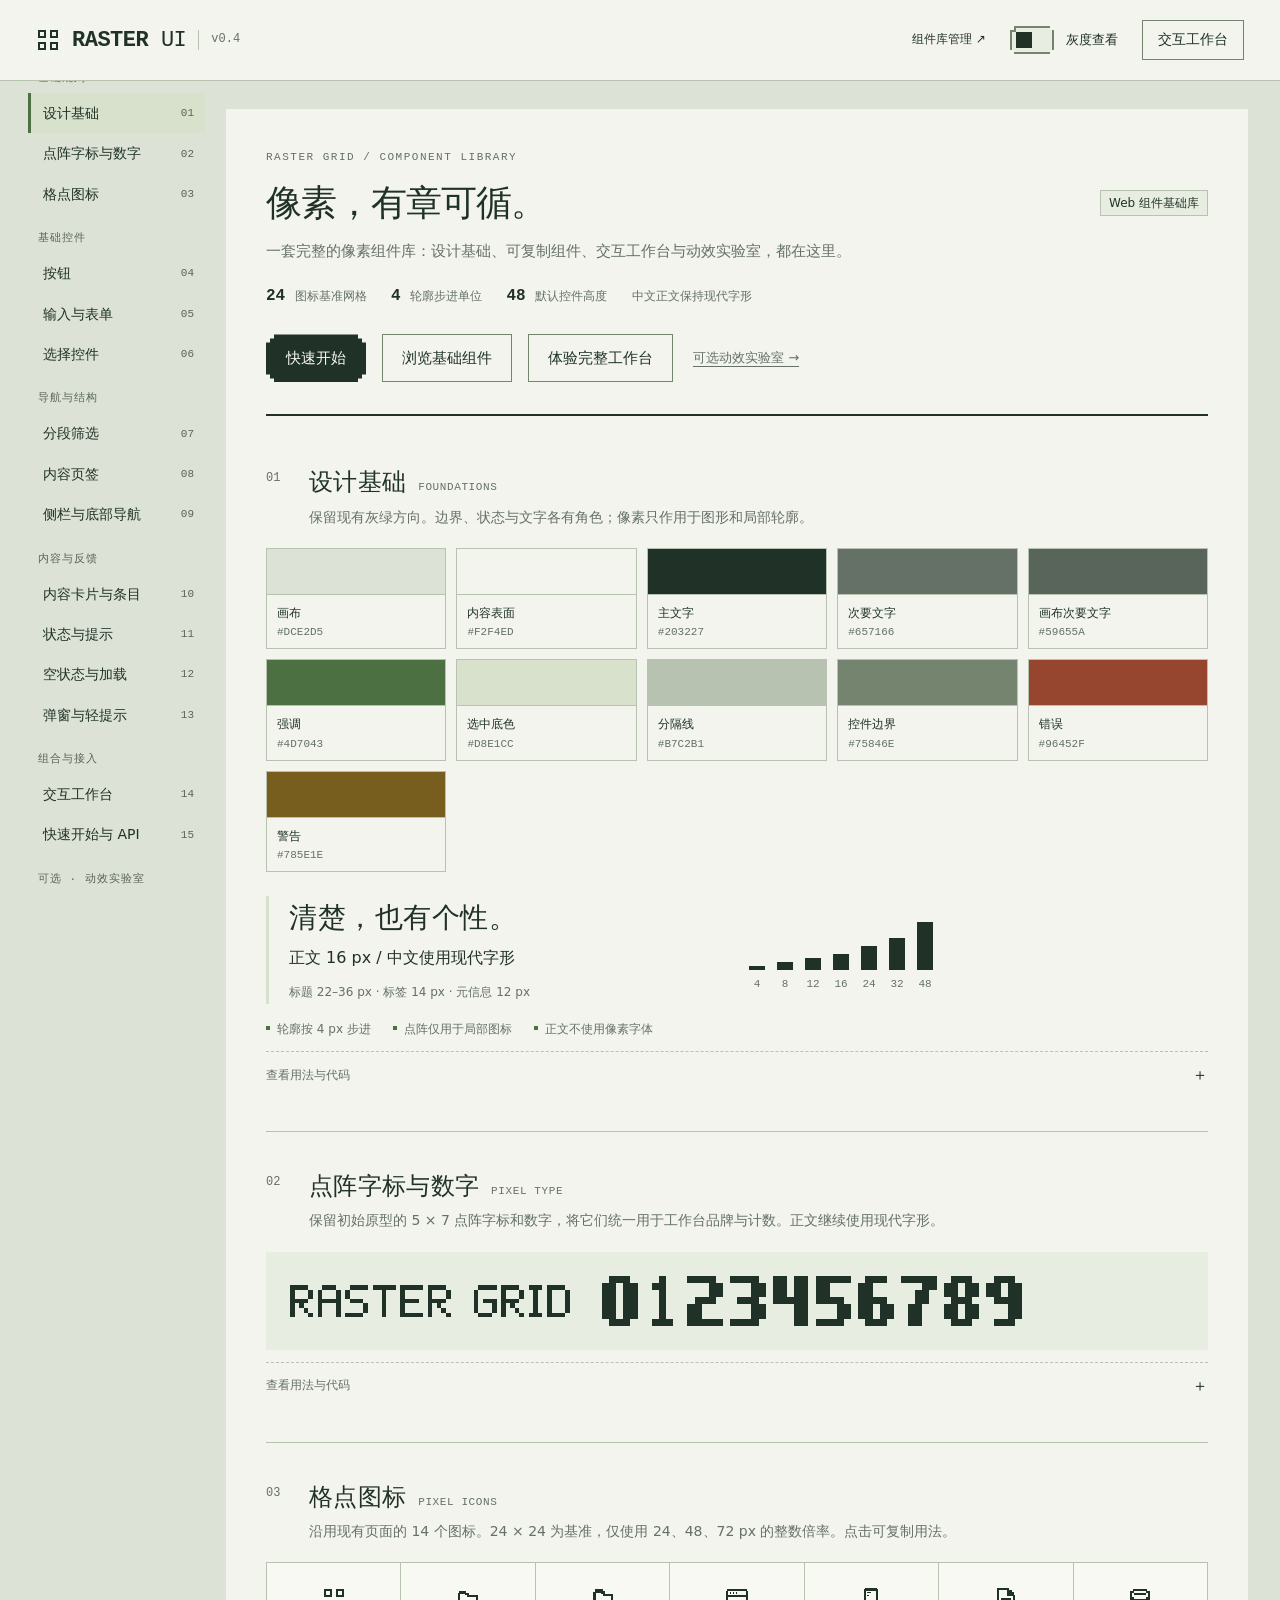
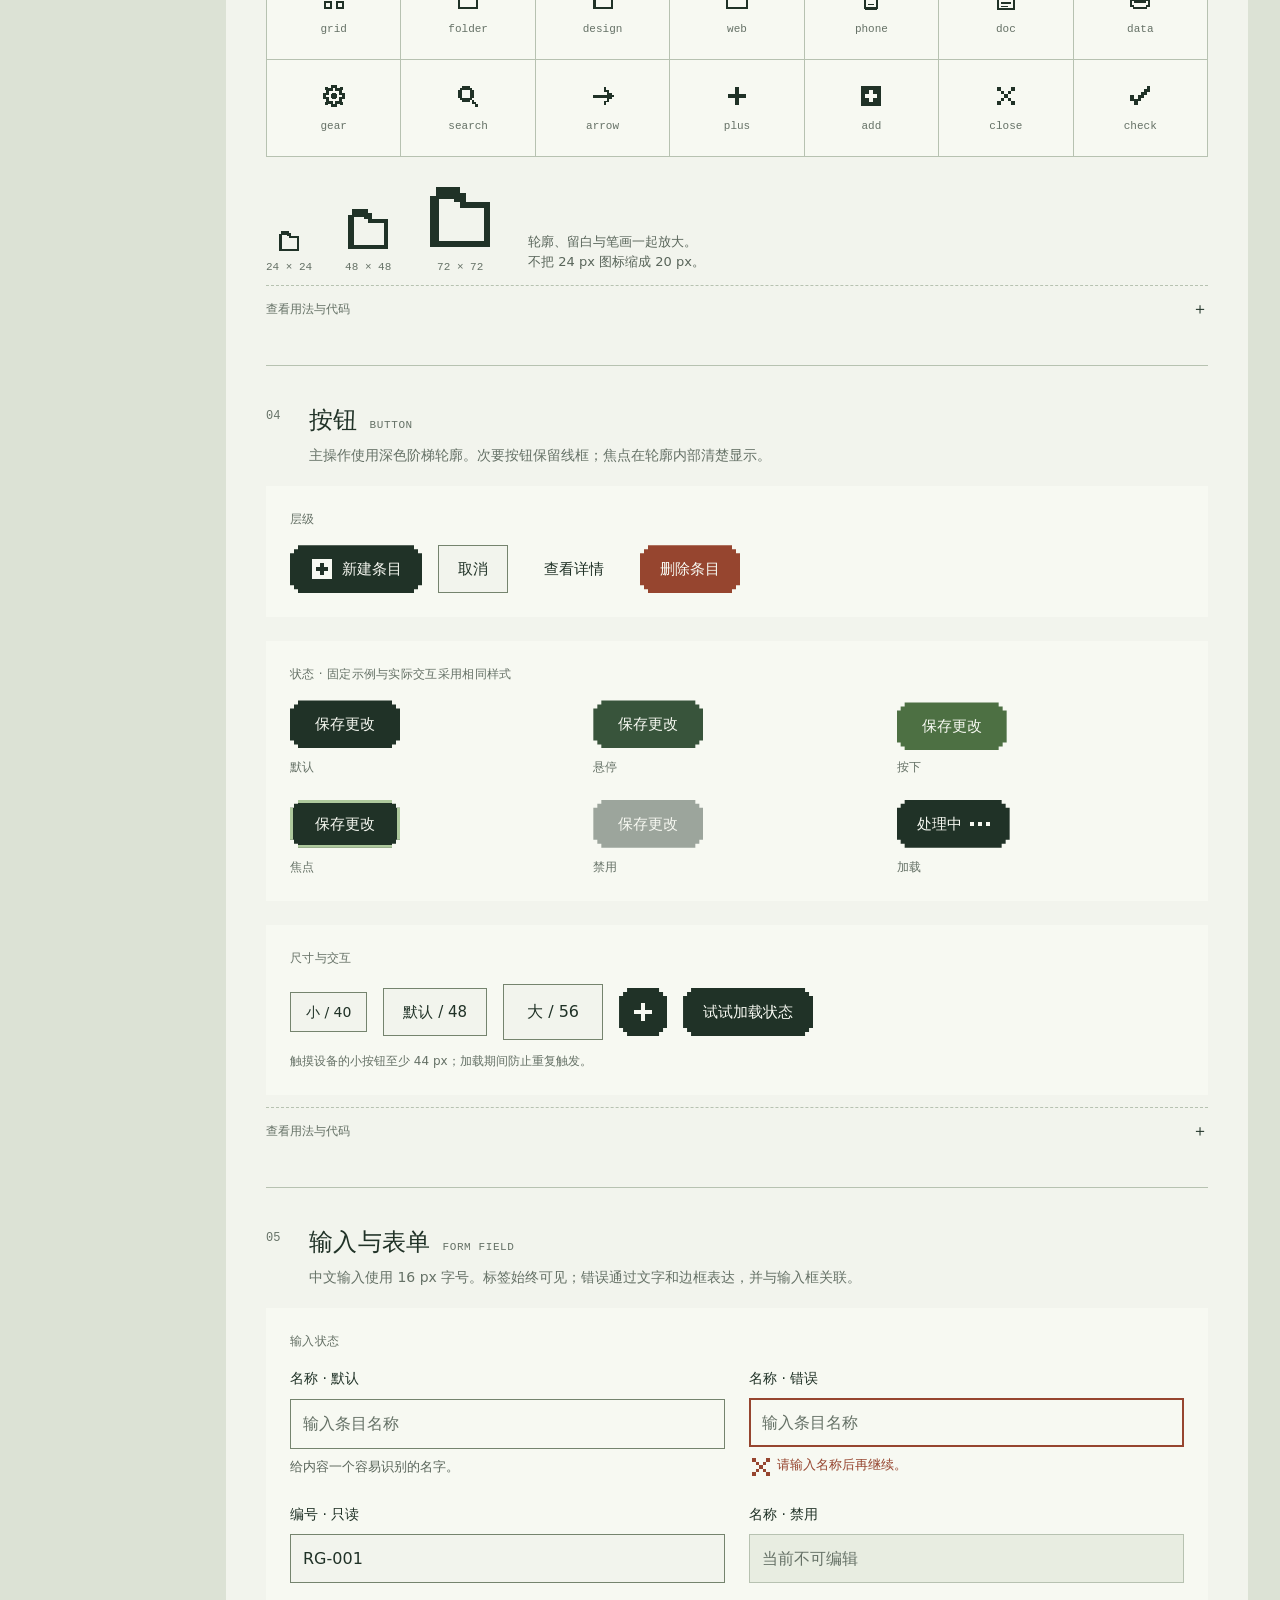
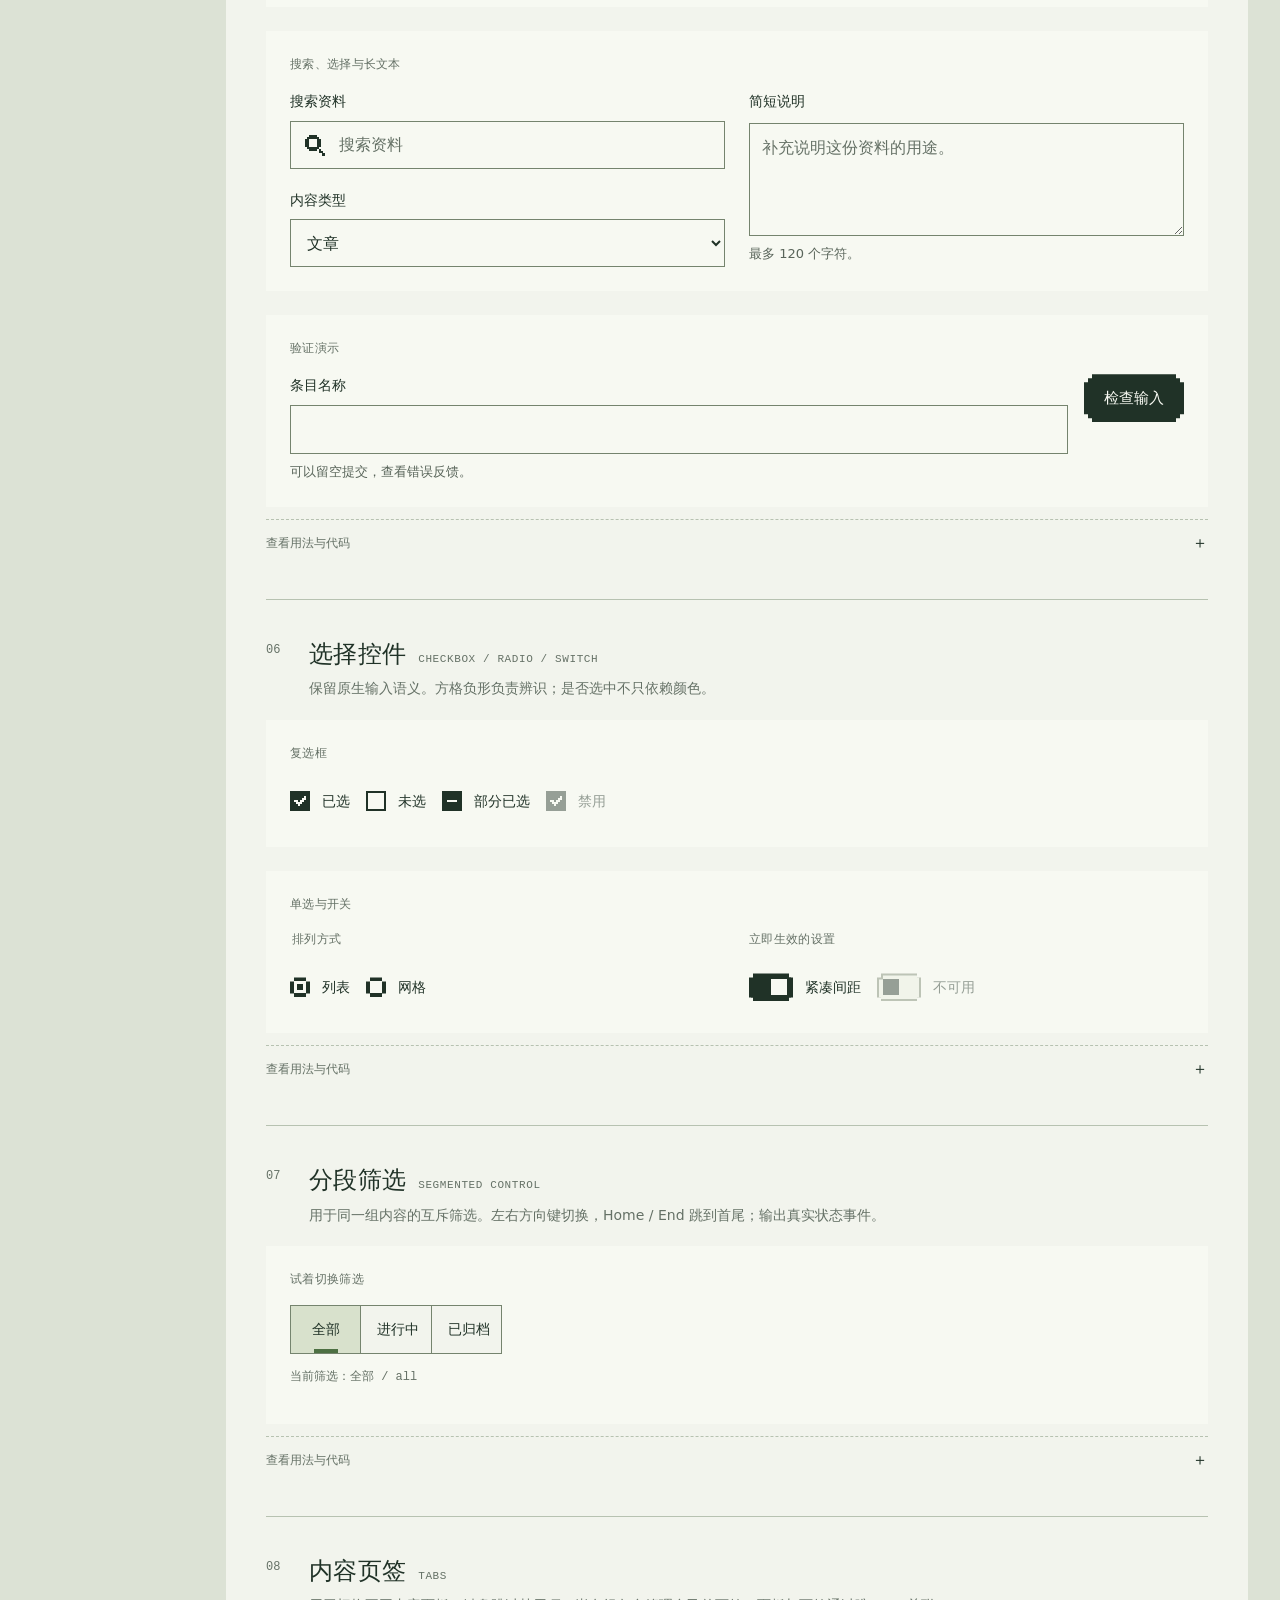
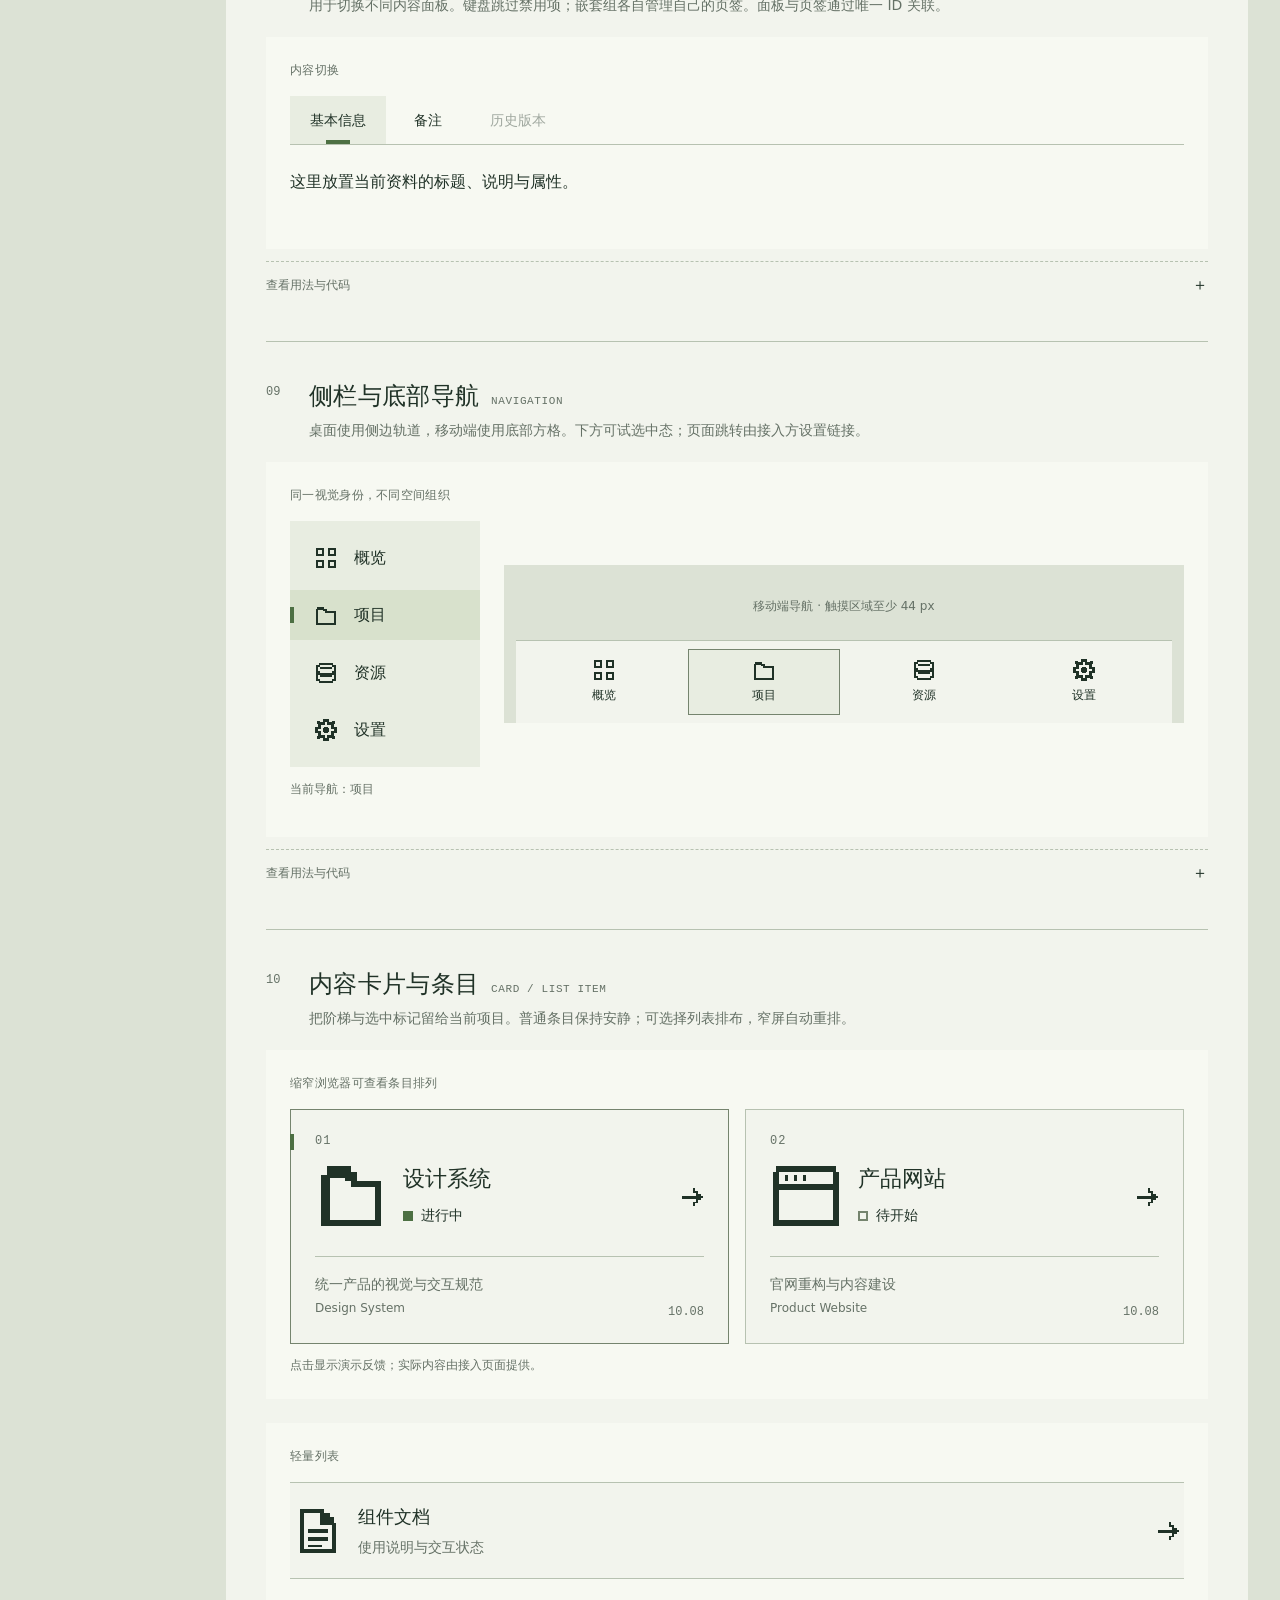
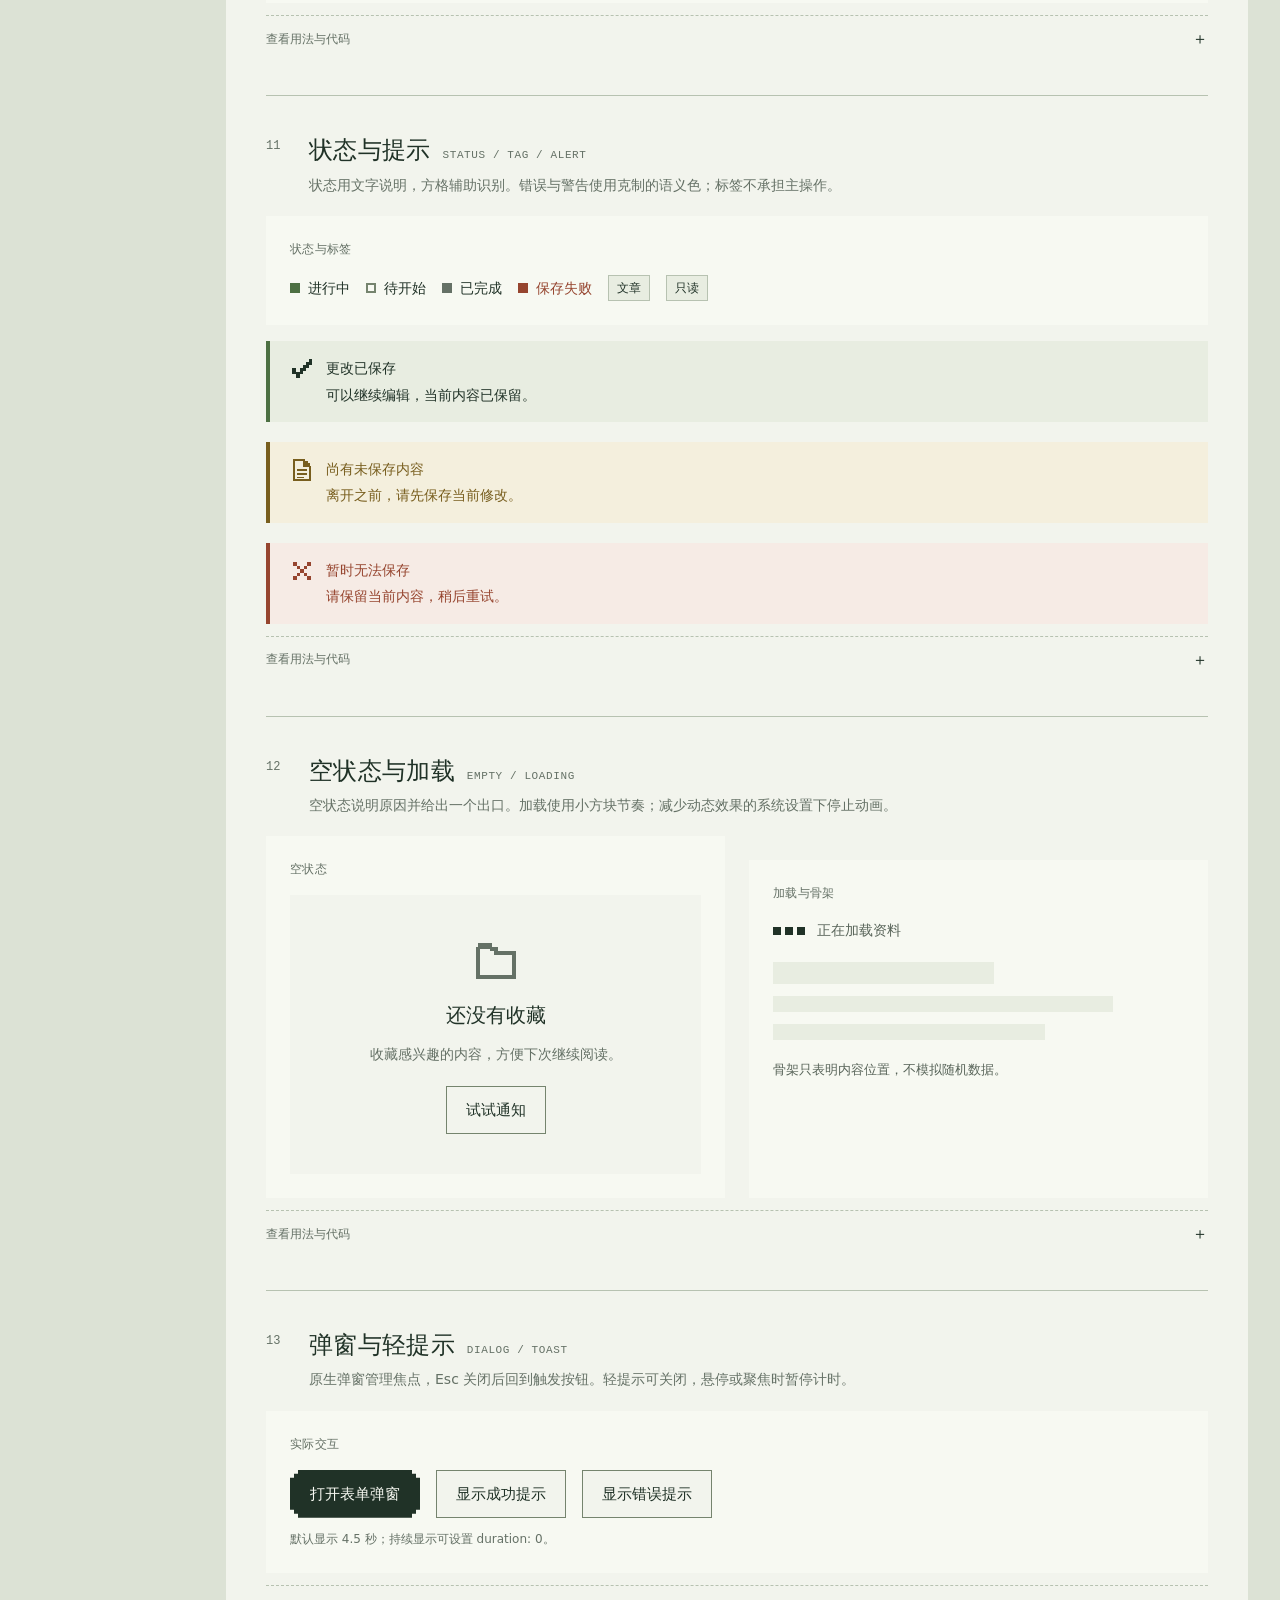
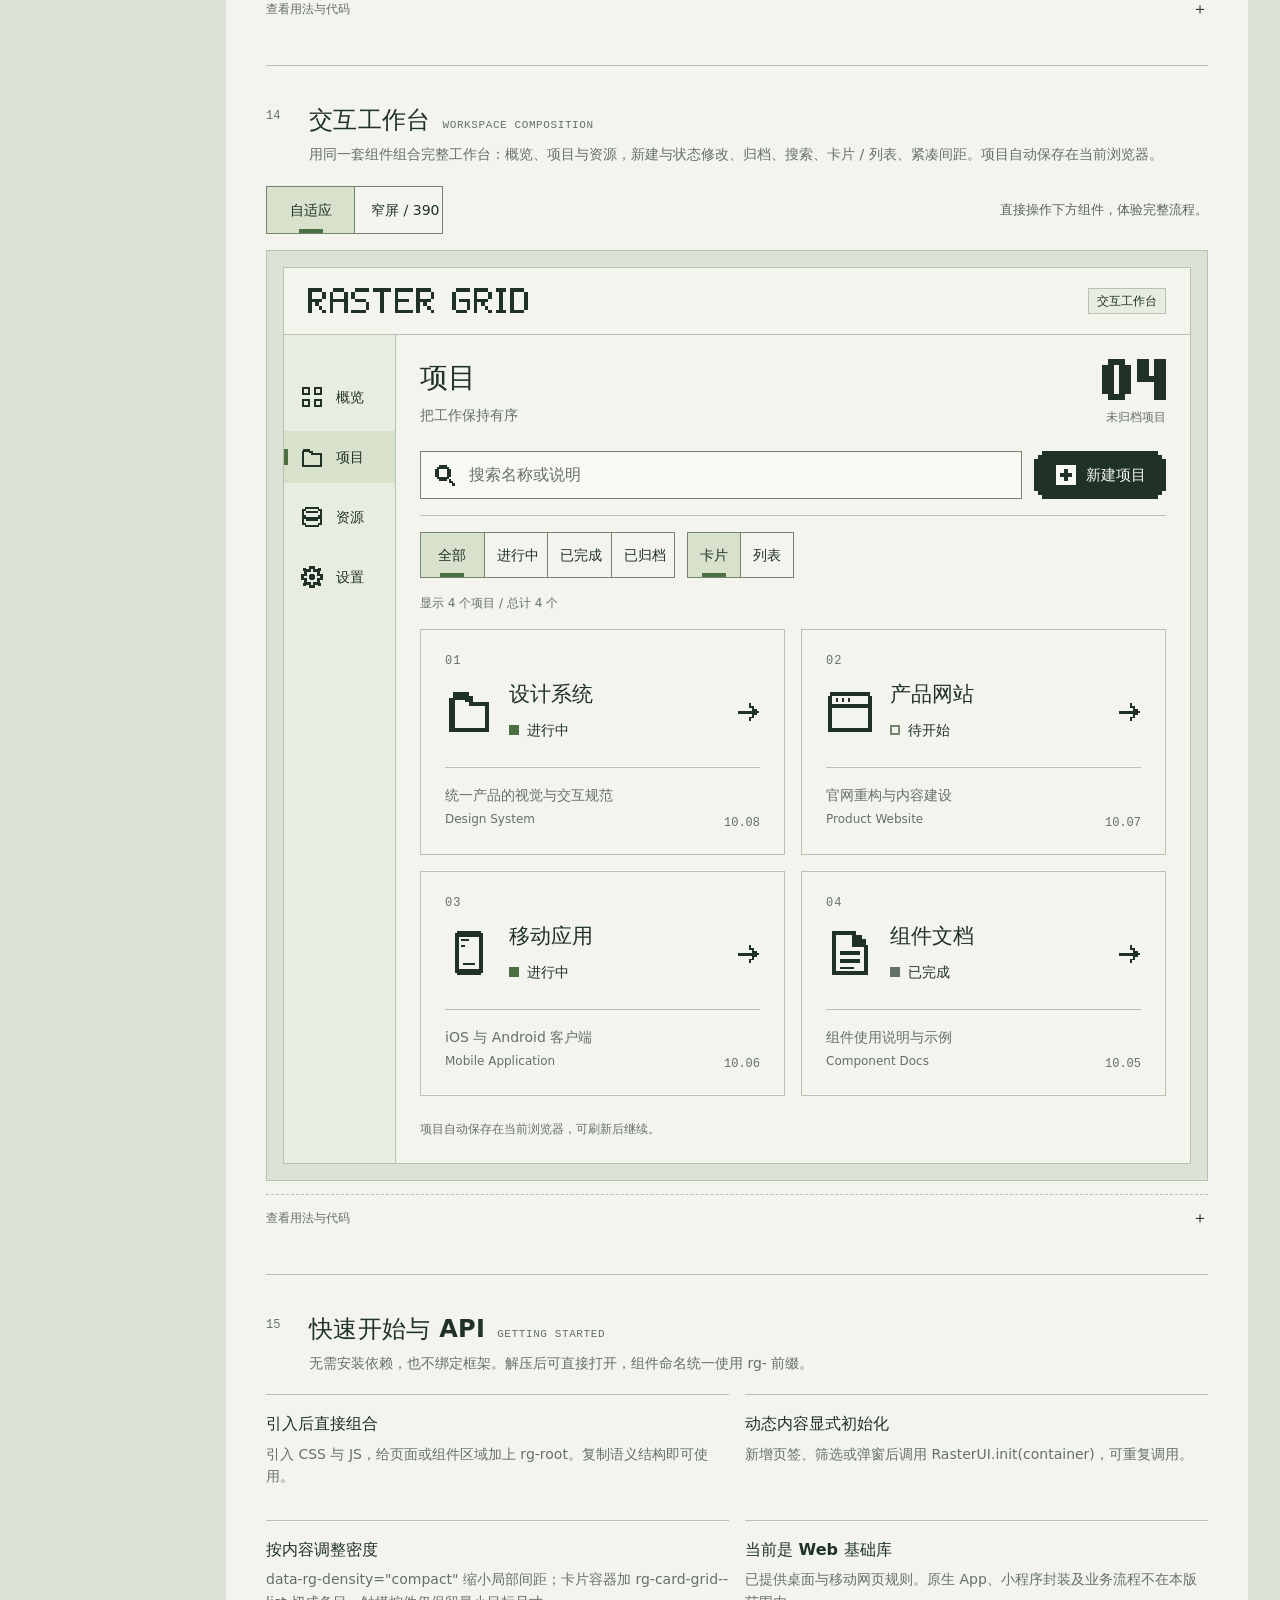
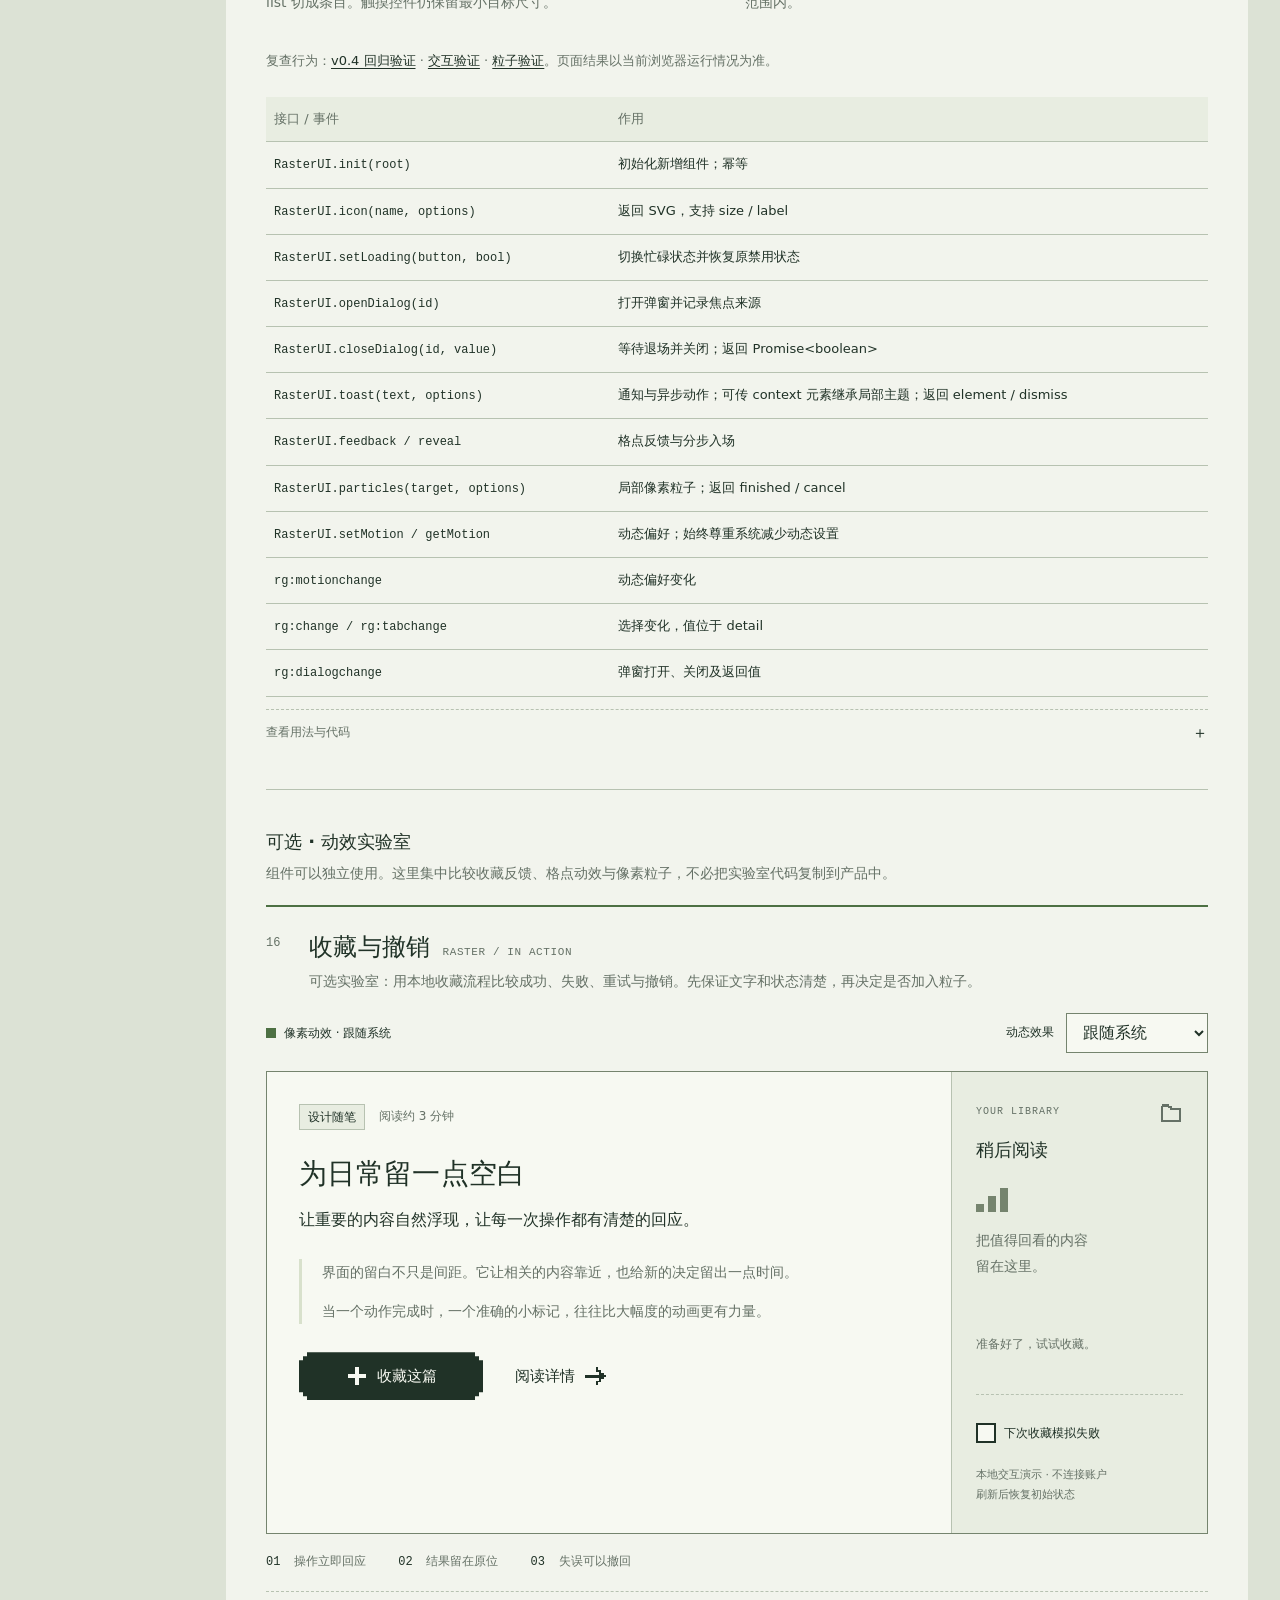
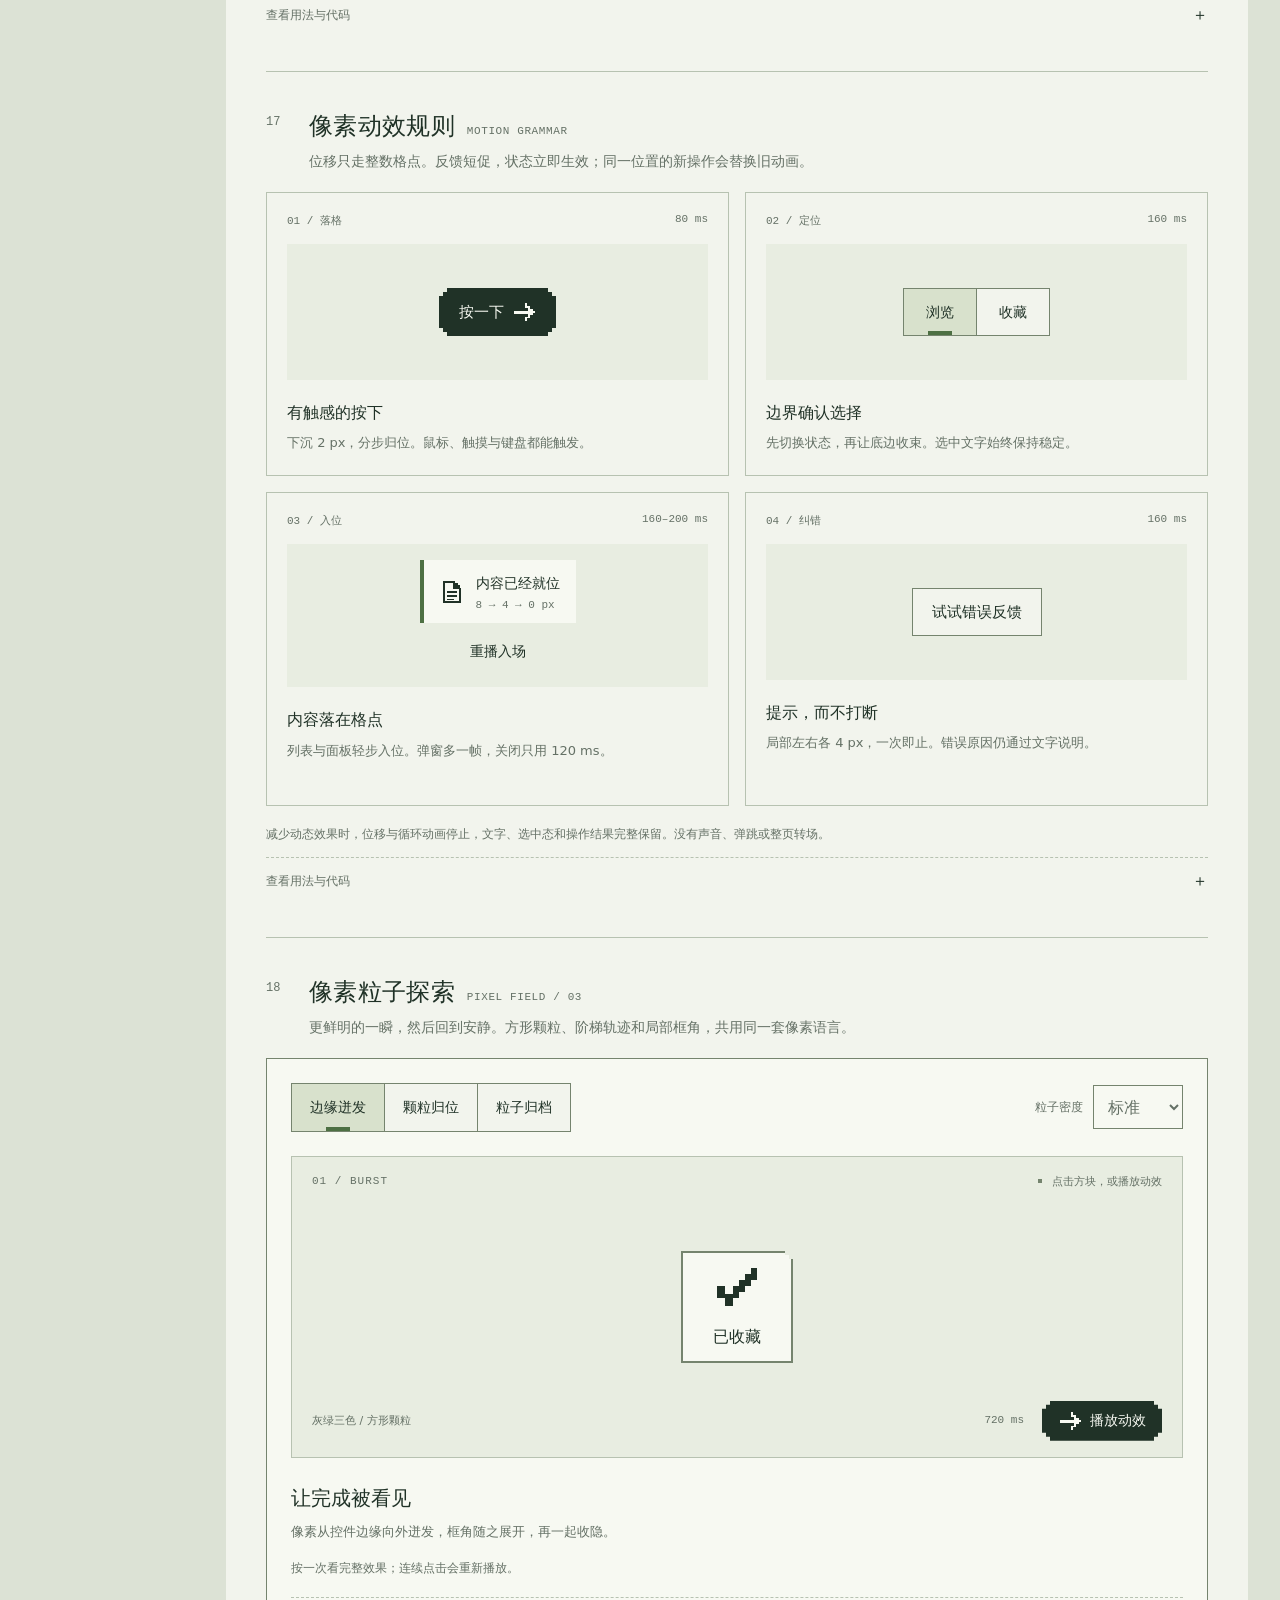
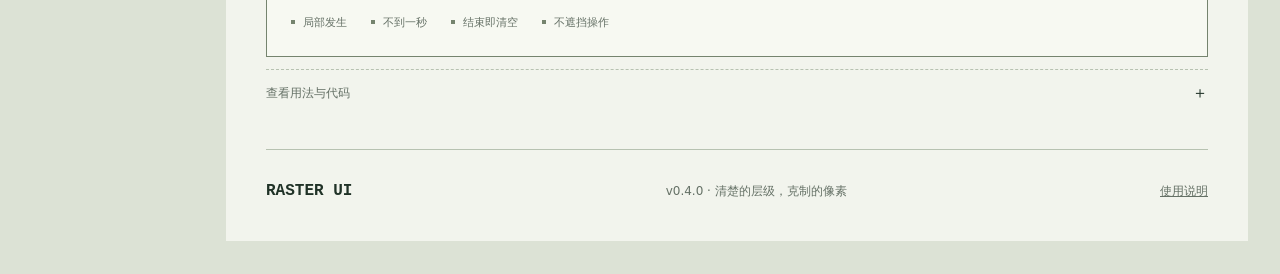
<file: raster-ui/index.html>
<!doctype html>
<html lang="zh-CN"><head><meta charset="utf-8"><meta name="viewport" content="width=device-width,initial-scale=1,viewport-fit=cover"><meta name="theme-color" content="#dce2d5"><title>Raster UI · 像素组件库</title><meta name="description" content="从灰绿点阵界面提炼的可复用组件、状态和交互规范。"><link rel="icon" href="data:image/svg+xml,%3Csvg xmlns='http://www.w3.org/2000/svg' viewBox='0 0 16 16'%3E%3Cpath fill='%23203227' d='M2 0h12v2h2v12h-2v2H2v-2H0V2h2z'/%3E%3Cpath fill='%23f2f4ed' d='M4 4h3v3H4zm5 0h3v3H9zM4 9h3v3H4zm5 0h3v3H9z'/%3E%3C/svg%3E"><link rel="stylesheet" href="raster-ui.css"><link rel="stylesheet" href="docs.css?v=audit1"><link rel="stylesheet" href="motion-lab.css?v=audit1"><link rel="stylesheet" href="workspace.css?v=audit1"><script defer src="raster-ui.js"></script><script defer src="motion-lab.js"></script><script defer src="workspace.js?v=audit1"></script><script defer src="catalog-navigation.js?v=audit1"></script><script defer src="docs.js?v=audit1"></script></head>
<body class="rg-root">
<a class="skip-link" href="#library-main">跳至组件内容</a>
<header class="docs-header" data-rg-particle-exclude><a class="docs-brand" href="../index.html"><svg class="rg-icon" aria-hidden="true"><use href="#rg-i-grid"/></svg><strong>RASTER <span>UI</span></strong><span class="version rg-mono">v0.4</span></a><div class="docs-header-actions"><a class="library-home" href="../index.html">组件库管理 ↗</a><label class="rg-switch"><input type="checkbox" role="switch" id="grayscale"><span class="rg-switch__track" aria-hidden="true"></span><span>灰度查看</span></label><a class="rg-button rg-button--secondary rg-button--sm" href="#composition">交互工作台</a></div></header>
<div class="docs-layout" id="top"><aside class="docs-sidebar" data-rg-particle-exclude><label class="rg-search docs-search"><svg class="rg-icon" aria-hidden="true"><use href="#rg-i-search"/></svg><input id="component-search" placeholder="查找组件" aria-label="查找组件" type="search" autocomplete="off"></label><p class="docs-search-status" id="search-results" role="status" aria-atomic="true"></p><nav id="catalog-nav" aria-label="组件目录"></nav><p class="sidebar-note">灰绿基调 / 整数格点<br>少量阶梯 / 清楚的状态</p></aside>
<main id="library-main" class="docs-main"><header class="docs-intro"><div class="intro-eyebrow rg-mono">RASTER GRID / COMPONENT LIBRARY</div><div class="intro-title-row"><h1>像素，有章可循。</h1><span class="rg-tag">Web 组件基础库</span></div><p>一套完整的像素组件库：设计基础、可复制组件、交互工作台与动效实验室，都在这里。</p><div class="intro-facts"><span><b>24</b> 图标基准网格</span><span><b>4</b> 轮廓步进单位</span><span><b>48</b> 默认控件高度</span><span>中文正文保持现代字形</span></div><nav class="docs-quick-nav" aria-label="快速开始"><a class="rg-button" href="#usage">快速开始</a><a class="rg-button rg-button--secondary" href="#buttons">浏览基础组件</a><a class="rg-button rg-button--secondary" href="#composition">体验完整工作台</a><a href="#experience">可选动效实验室 <span aria-hidden="true">→</span></a></nav></header>
<div class="docs-empty rg-empty" id="no-results" hidden><svg class="rg-icon rg-icon--48" aria-hidden="true"><use href="#rg-i-search"/></svg><h2>没有找到这个组件</h2><p>试试“按钮”“表单”或“弹窗”。</p><button type="button" class="rg-button rg-button--secondary" id="reset-search">查看全部组件</button></div>
<div id="catalog"></div><footer class="docs-footer"><strong>RASTER UI</strong><span>v0.4.0 · 清楚的层级，克制的像素</span><a href="README.md">使用说明</a></footer></main></div>
<dialog class="rg-dialog rg-root" id="demo-dialog" aria-labelledby="demo-dialog-title" data-rg-dismiss-outside><header class="rg-dialog__header"><h2 class="rg-dialog__title" id="demo-dialog-title">新建条目</h2><button type="button" class="rg-button rg-button--quiet rg-button--icon" data-rg-close aria-label="关闭弹窗"><svg class="rg-icon" aria-hidden="true"><use href="#rg-i-close"/></svg></button></header><form class="rg-dialog__body" id="demo-dialog-form" novalidate><label class="rg-field"><span class="rg-label">条目名称</span><input class="rg-input" name="name" required maxlength="30" placeholder="输入名称" autofocus aria-describedby="demo-name-message"><span class="rg-help" id="demo-name-message" aria-live="polite">必填，最多 30 个字符。</span></label><p class="rg-help" style="margin-top:12px">这里演示表单弹窗，不会创建真实数据。</p><div class="rg-dialog__footer"><button type="button" class="rg-button rg-button--secondary" data-rg-close>取消</button><button class="rg-button" type="submit">完成演示</button></div></form></dialog>
<dialog class="rg-dialog rg-root" id="copy-dialog" aria-labelledby="copy-title"><header class="rg-dialog__header"><h2 class="rg-dialog__title" id="copy-title">复制用法</h2><button type="button" class="rg-button rg-button--quiet rg-button--icon" data-rg-close aria-label="关闭复制窗口"><svg class="rg-icon" aria-hidden="true"><use href="#rg-i-close"/></svg></button></header><div class="rg-dialog__body"><p class="rg-help">浏览器未允许自动复制。下方代码已选中，可使用 Ctrl/Cmd + C 复制。</p><textarea id="copy-fallback" class="rg-textarea" readonly aria-label="待复制的代码" spellcheck="false"></textarea></div></dialog>
</body></html>
</file>
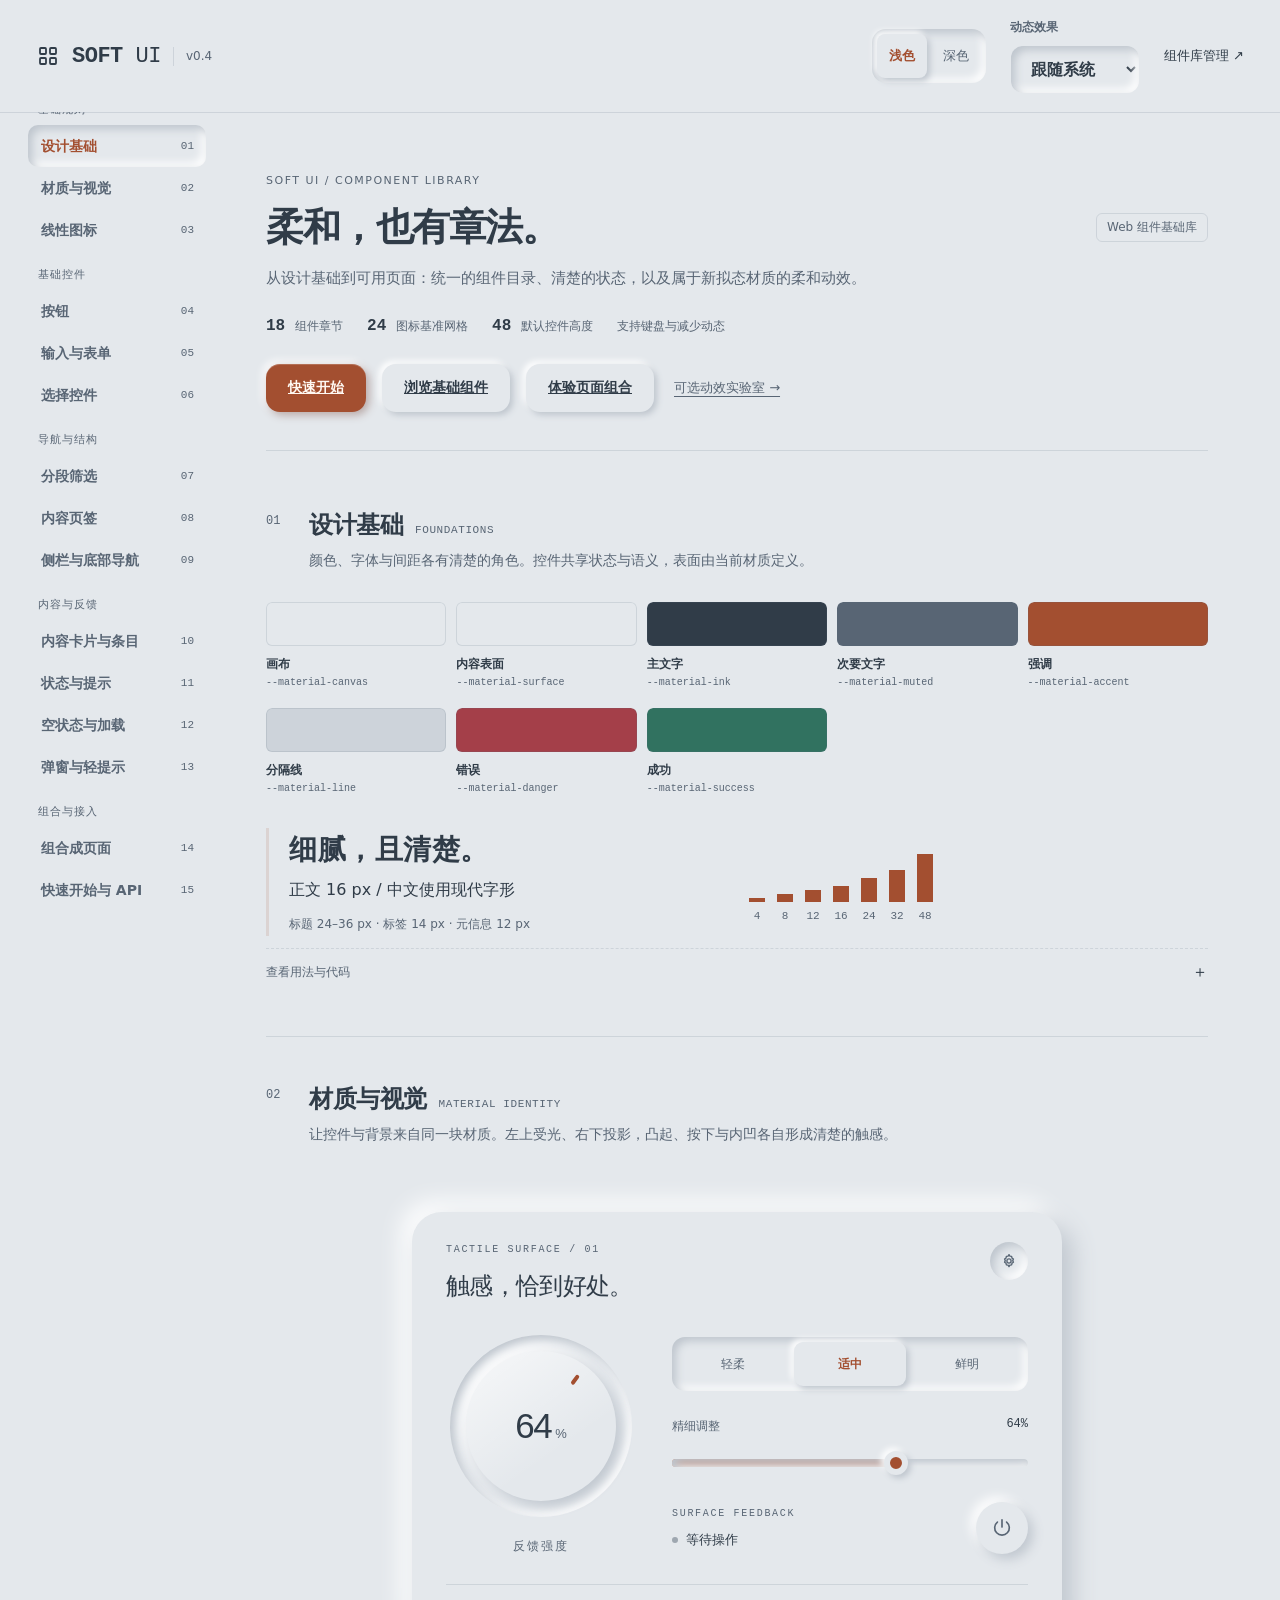
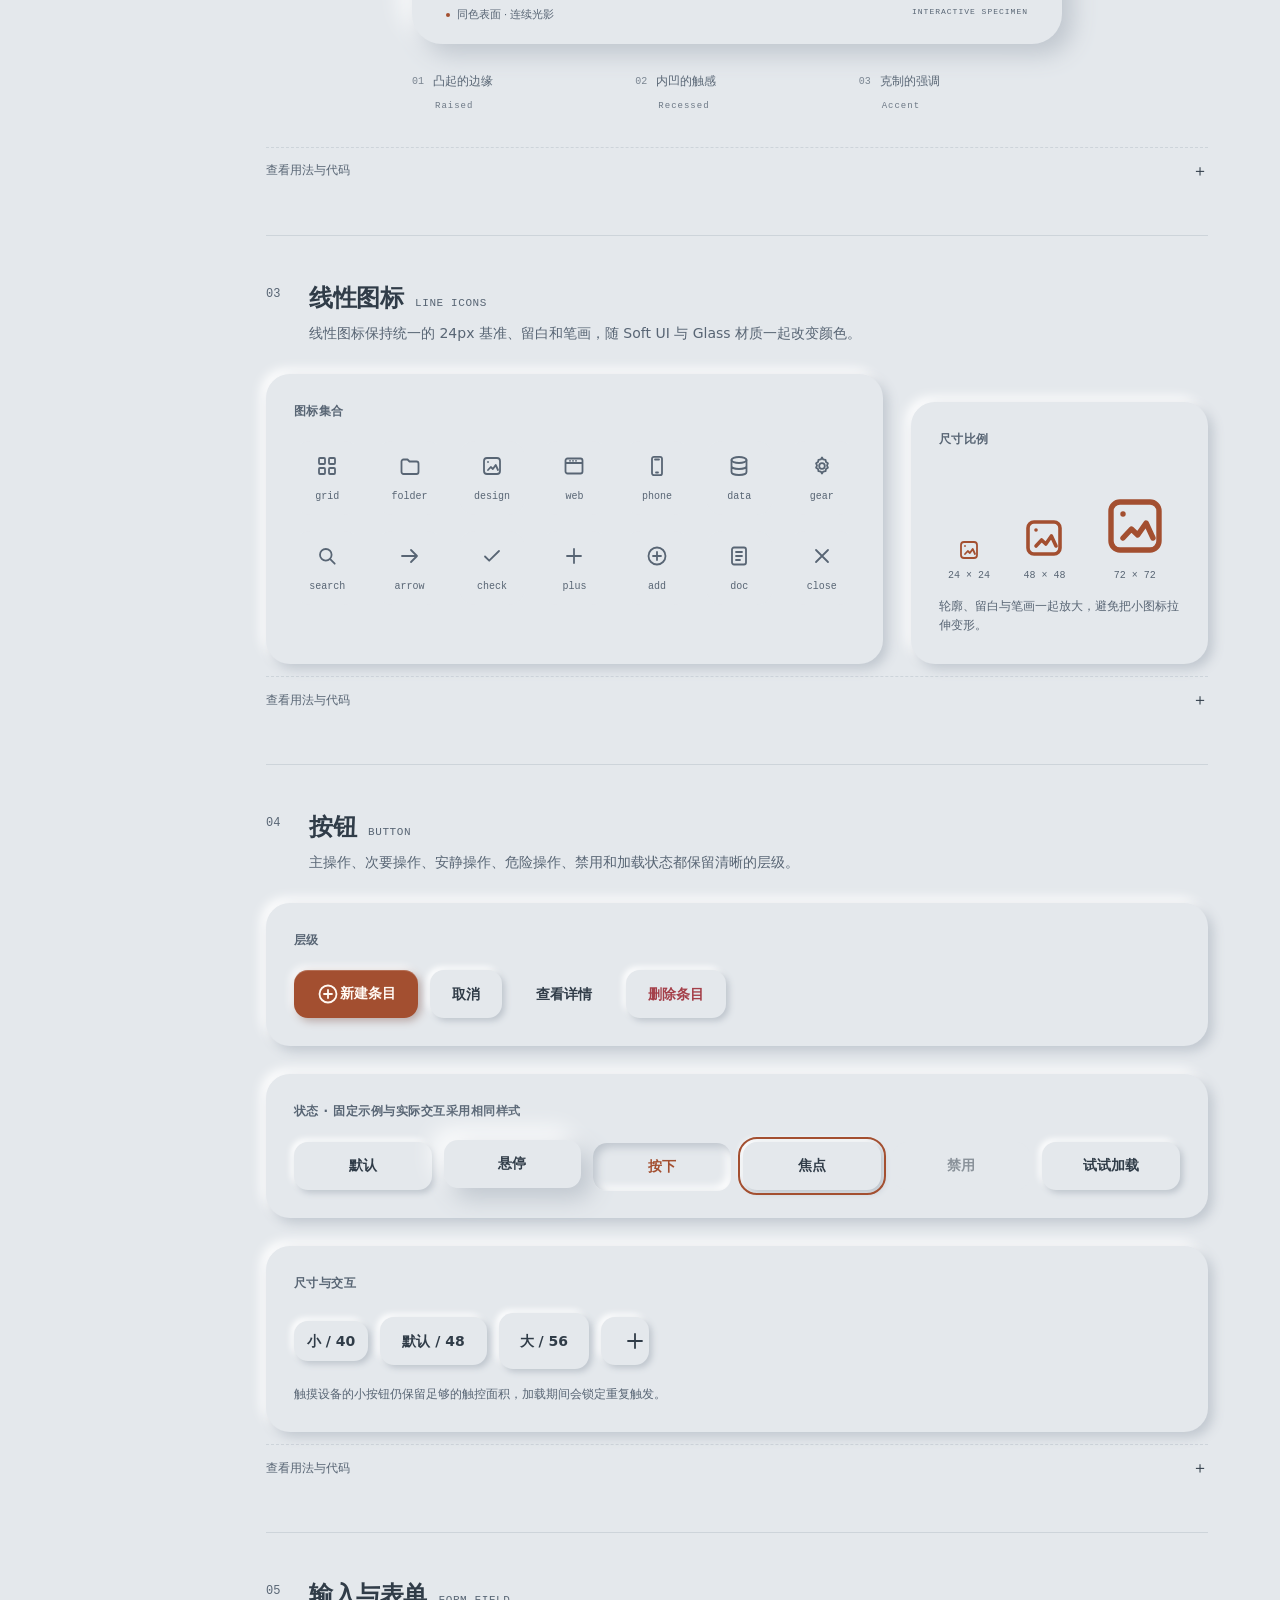
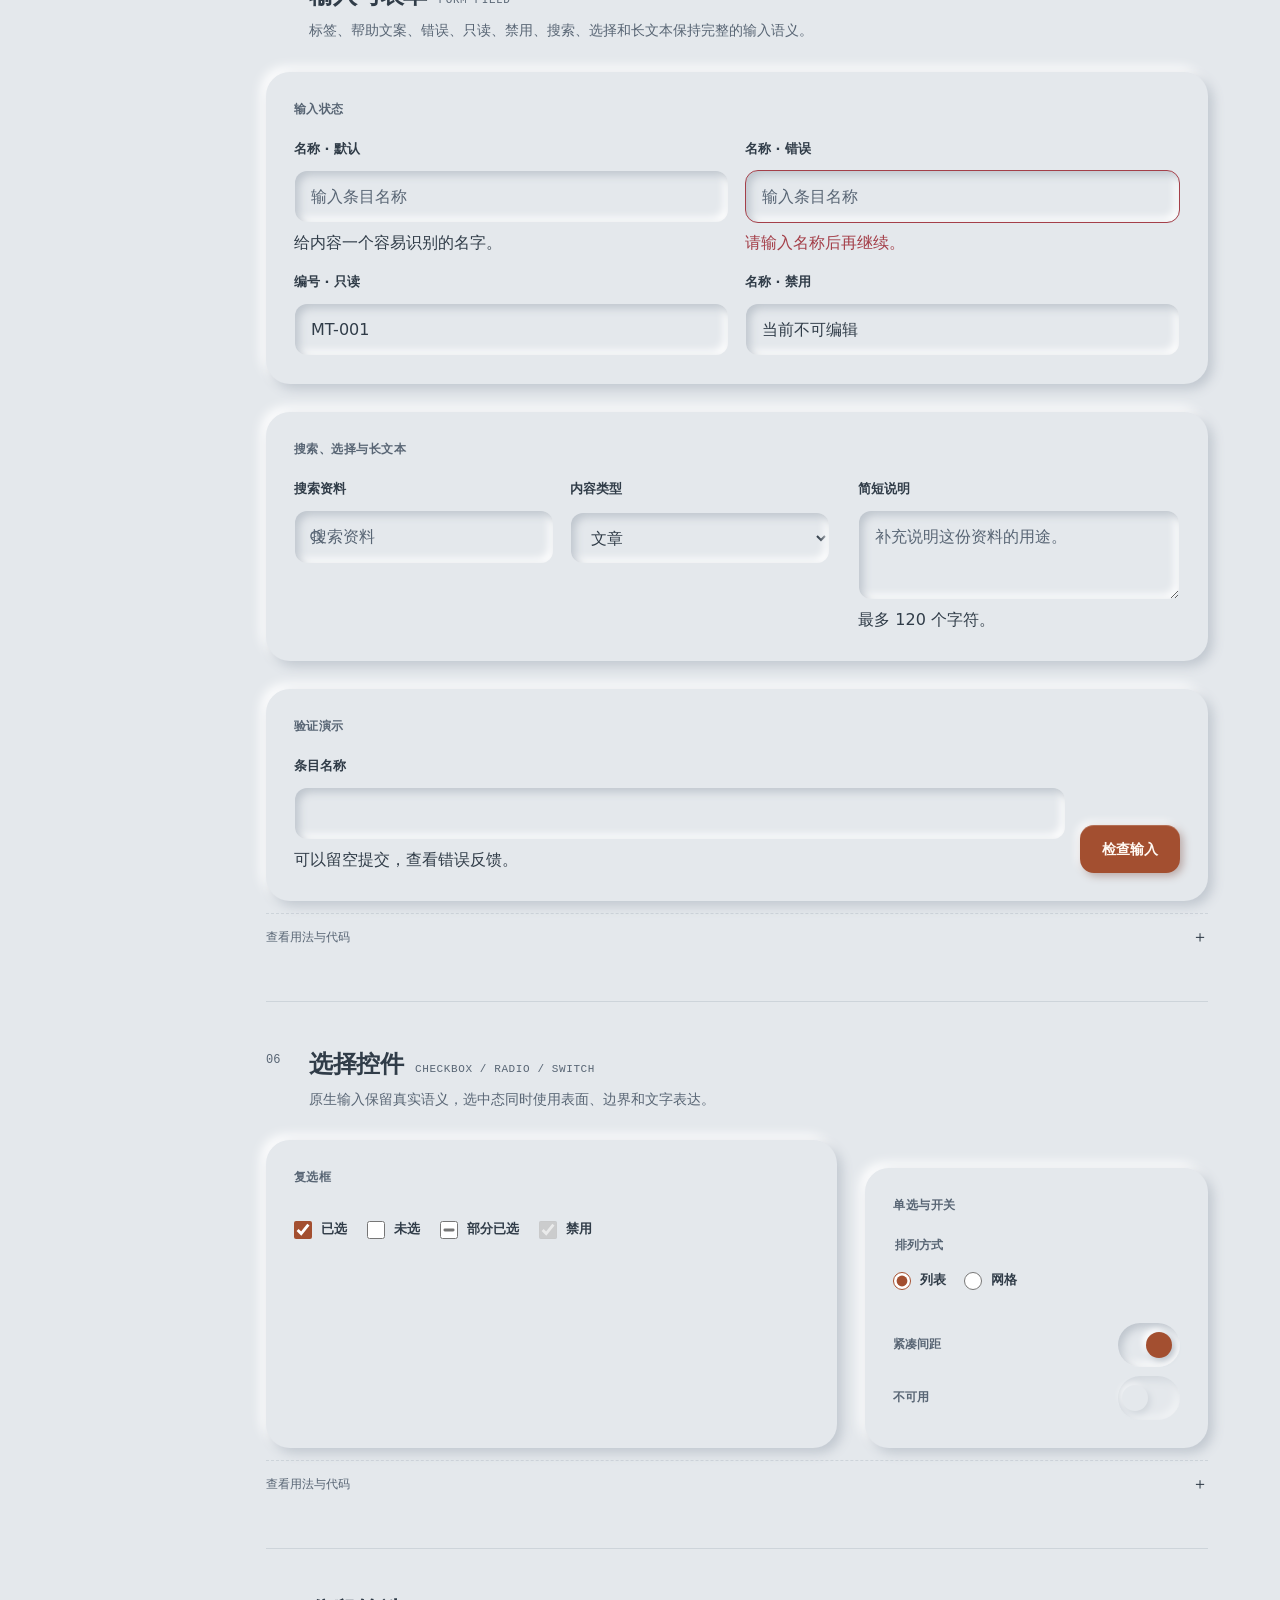
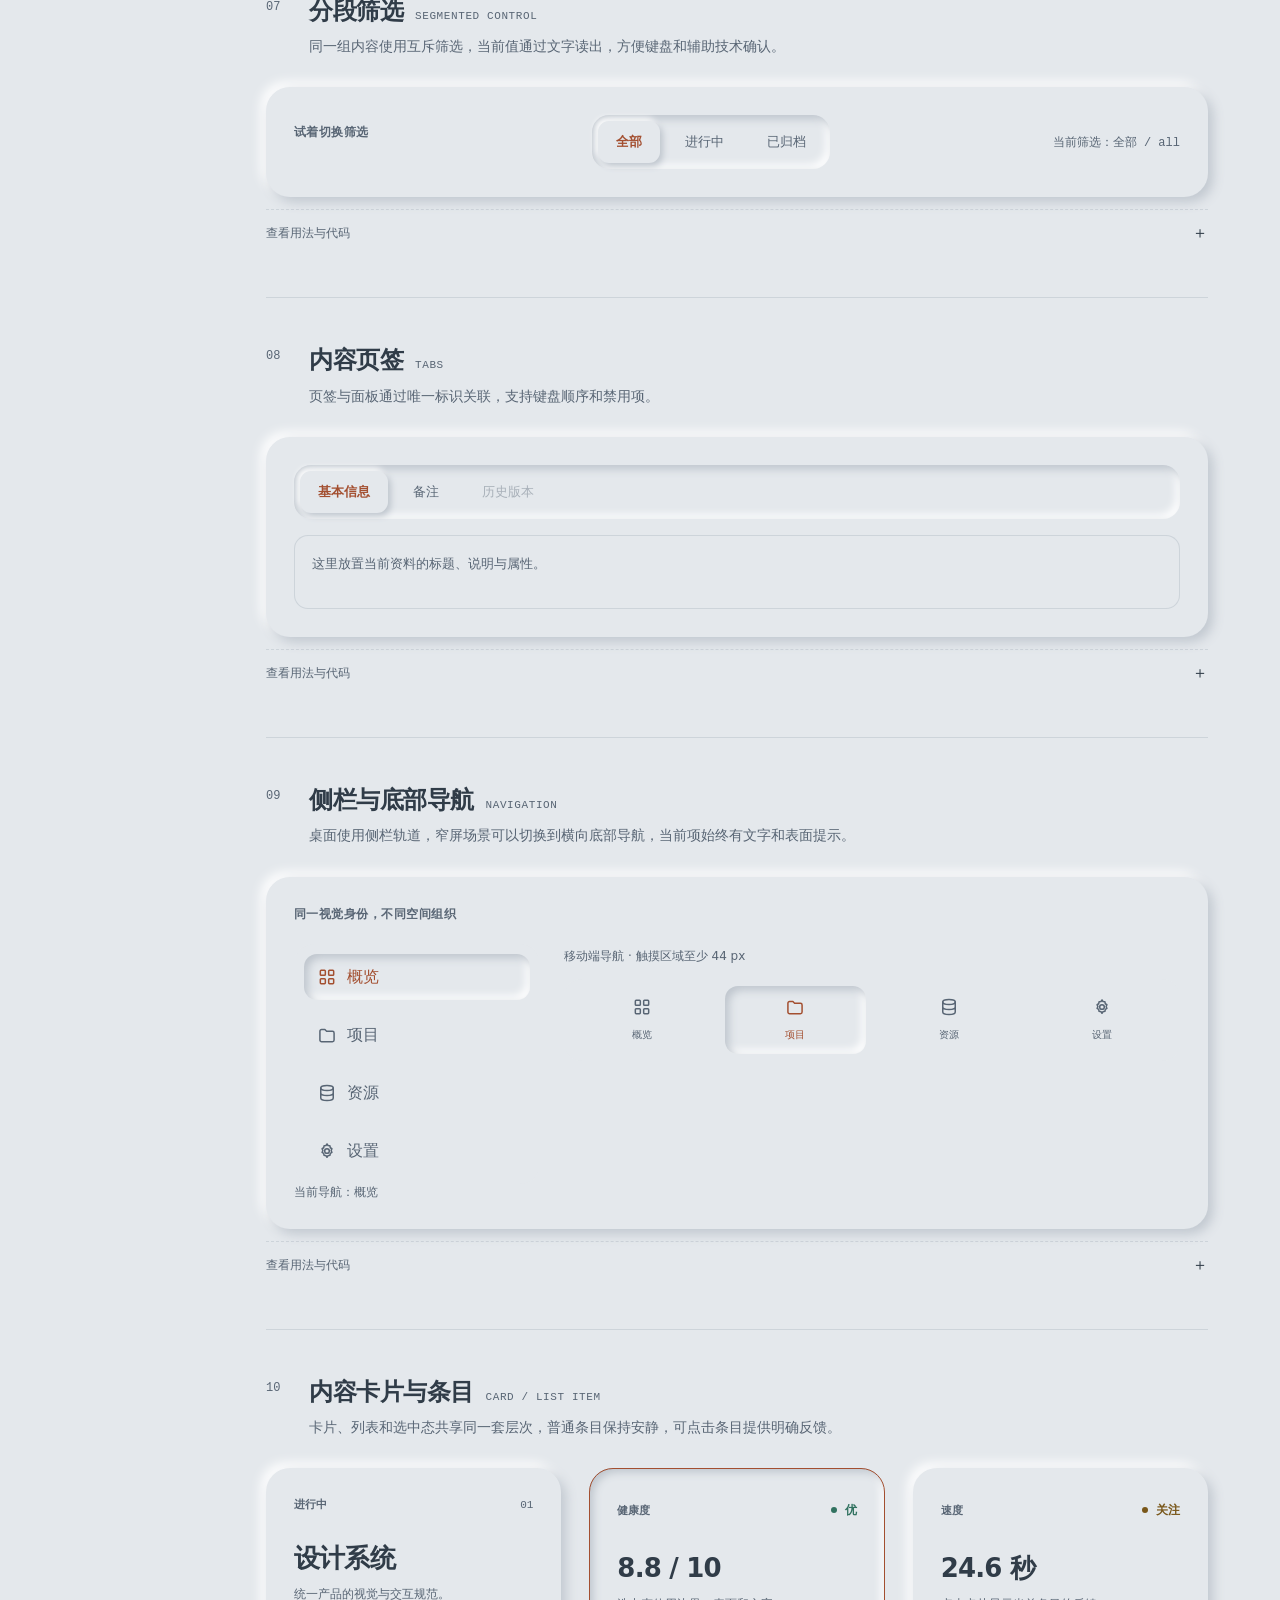
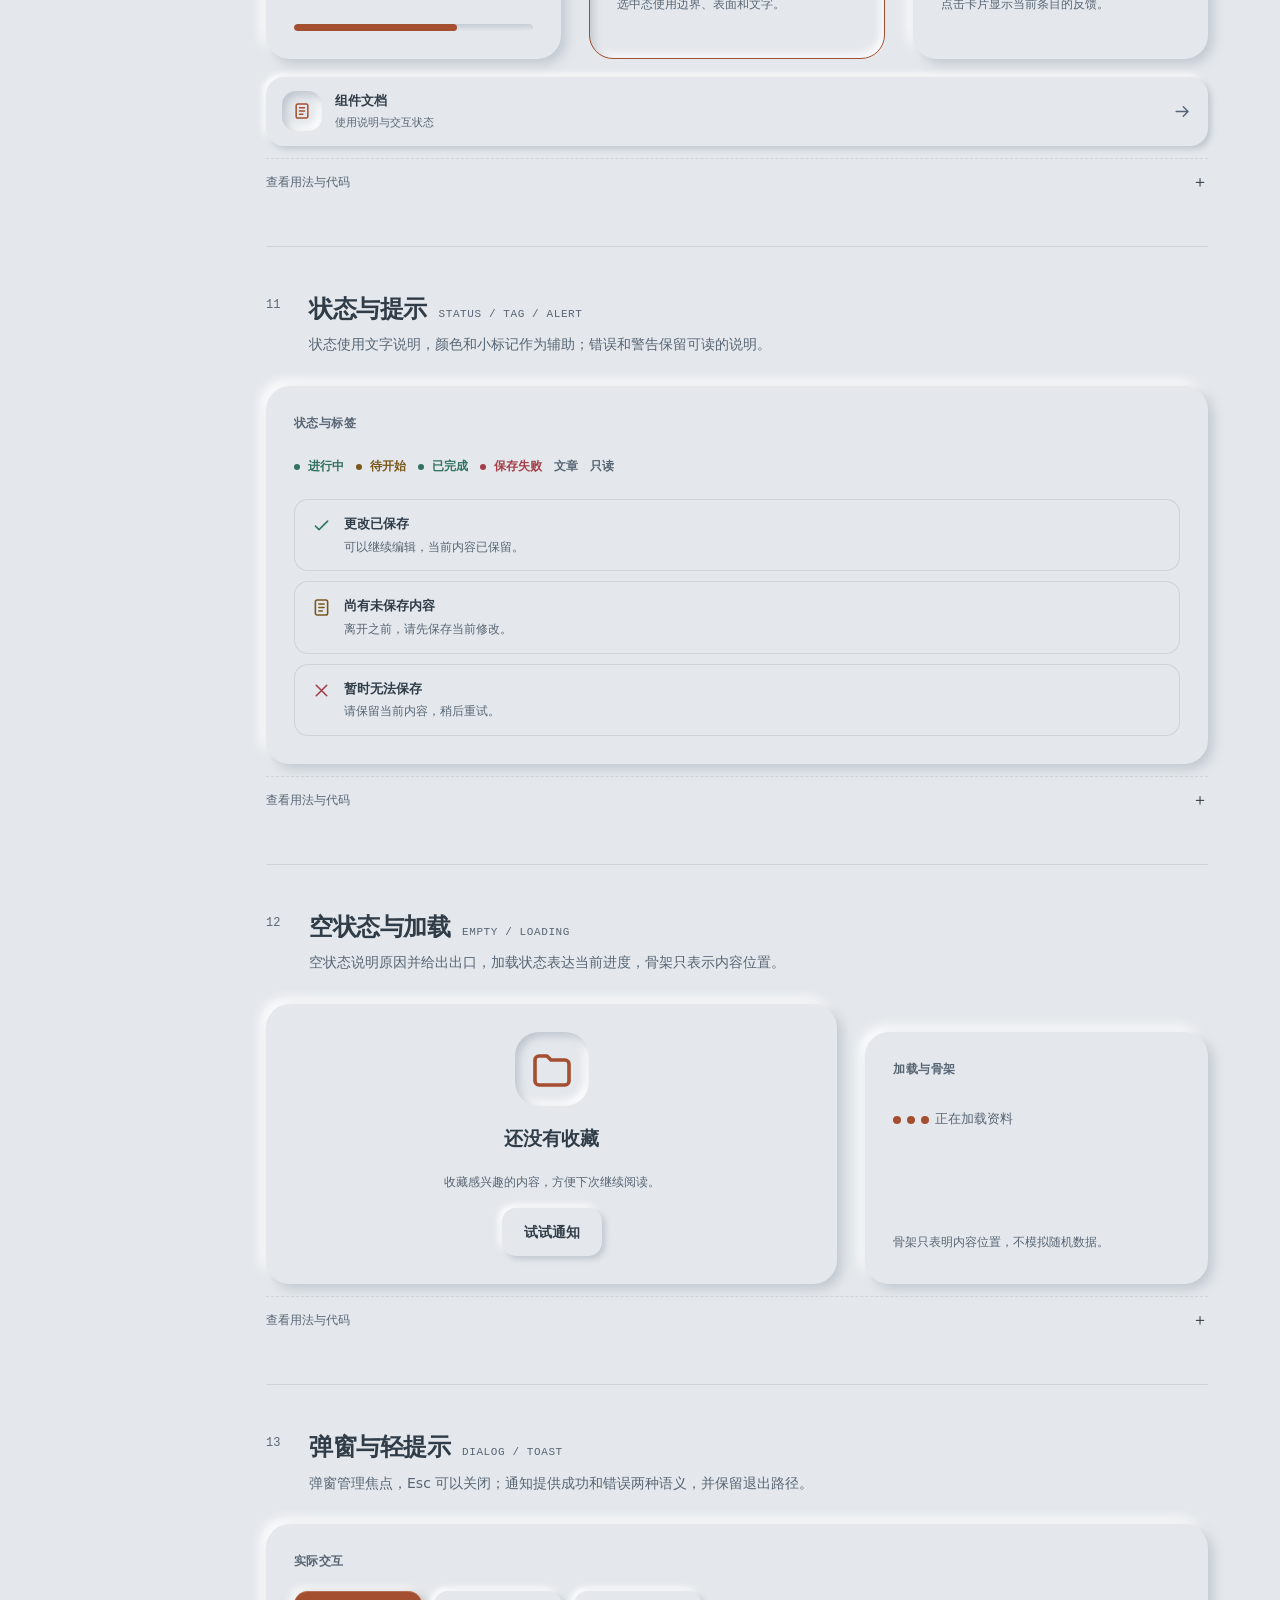
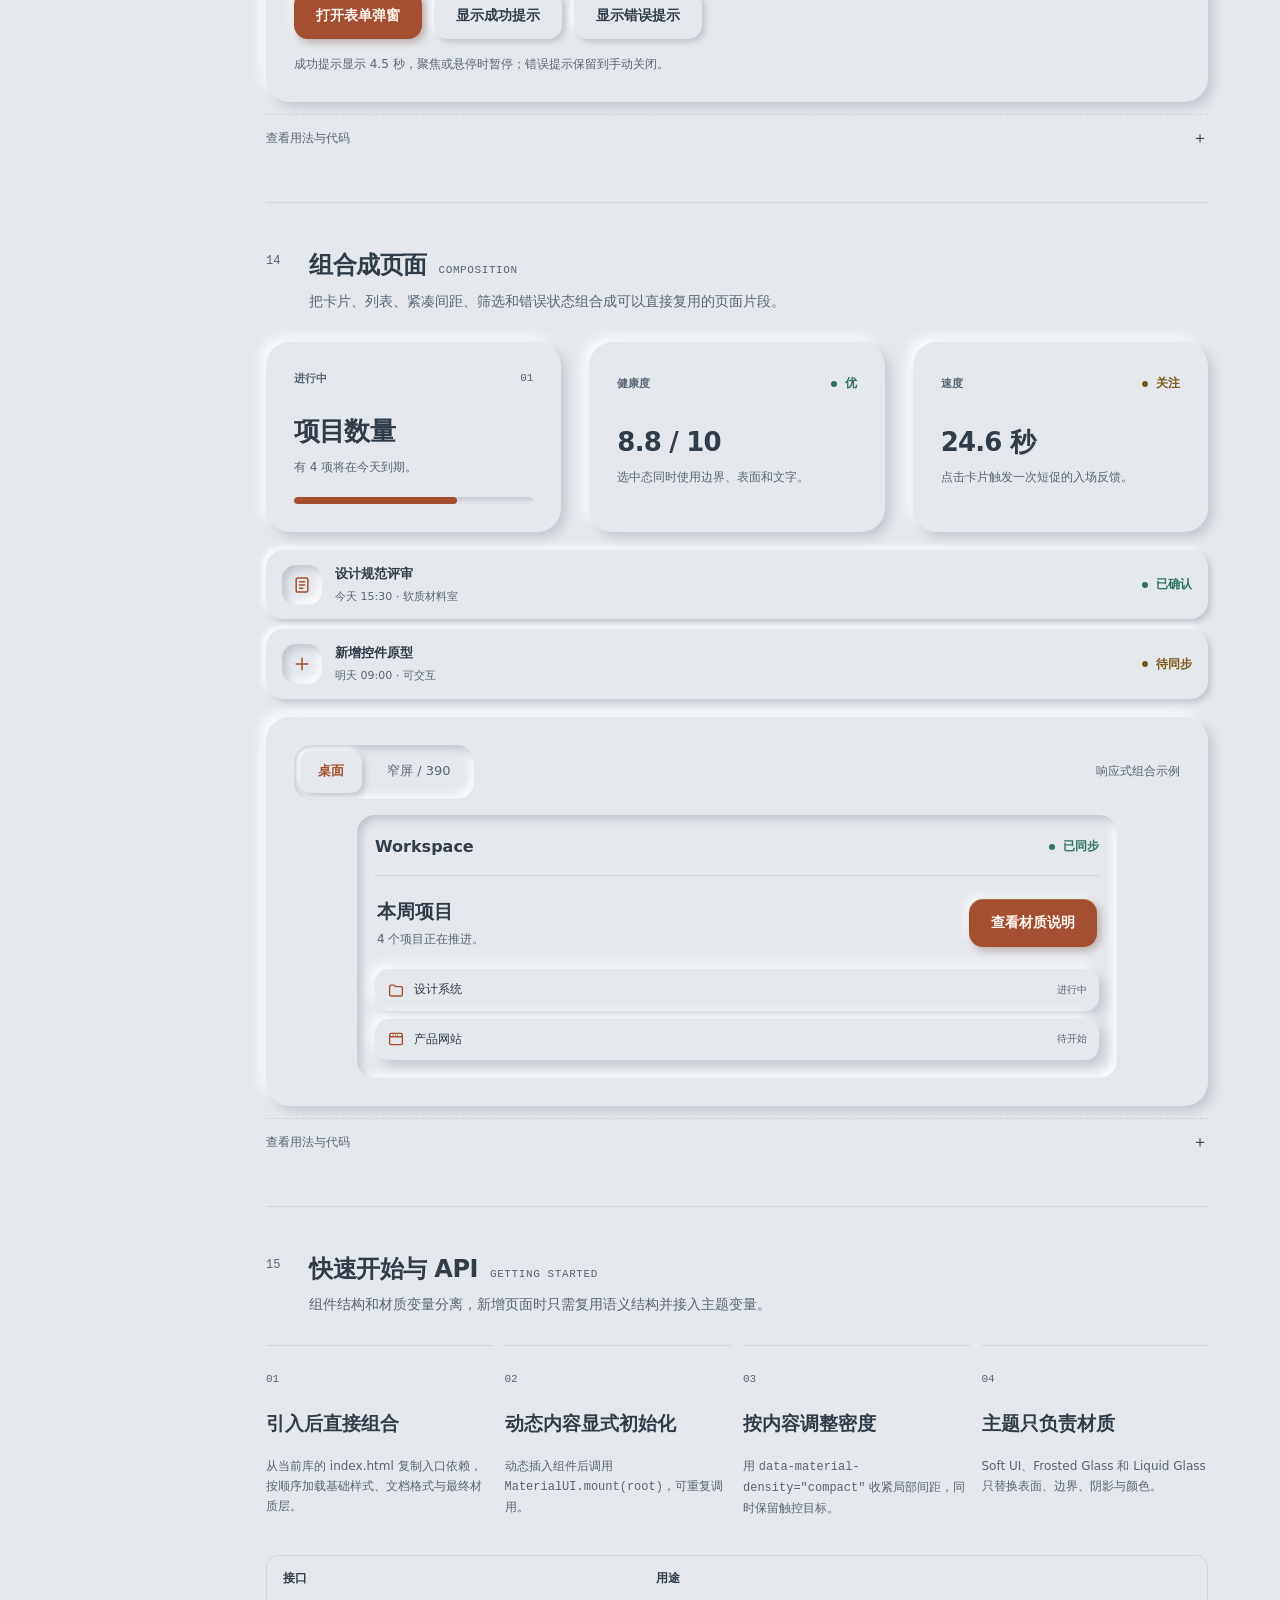
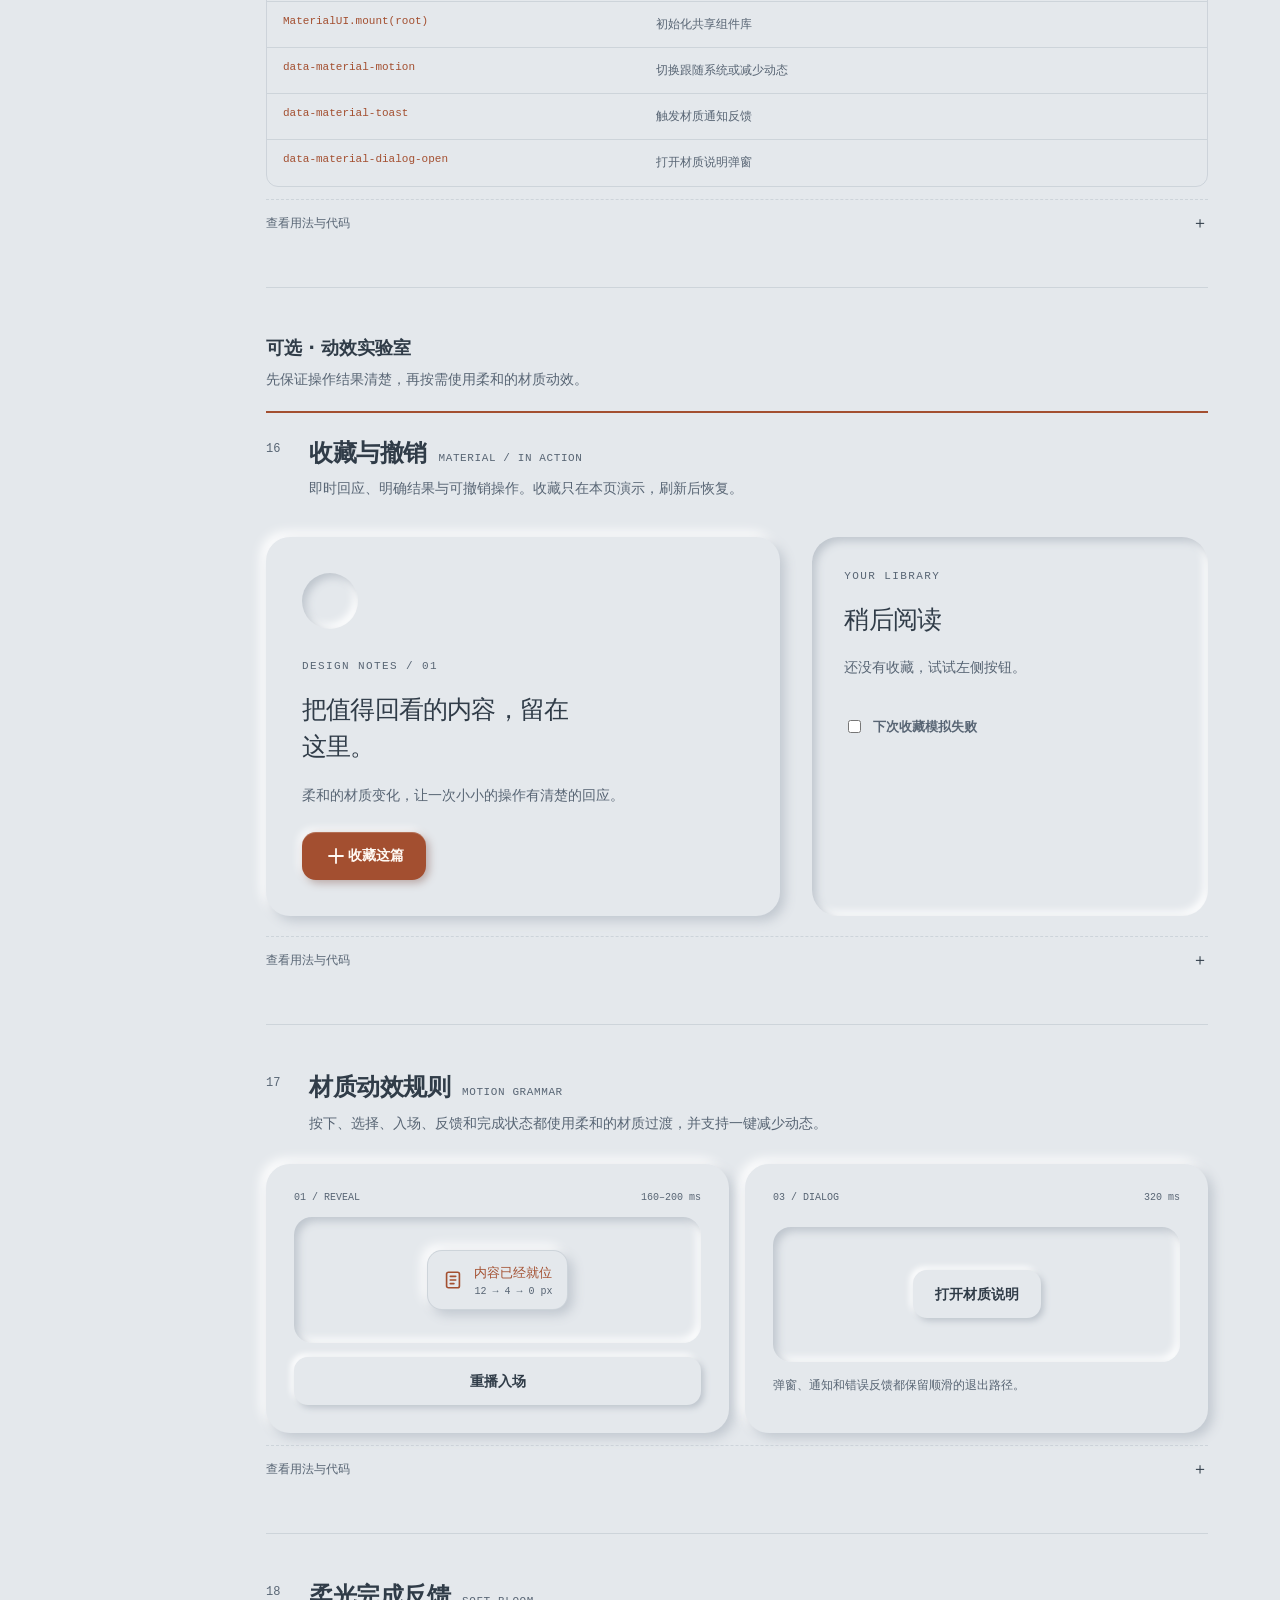
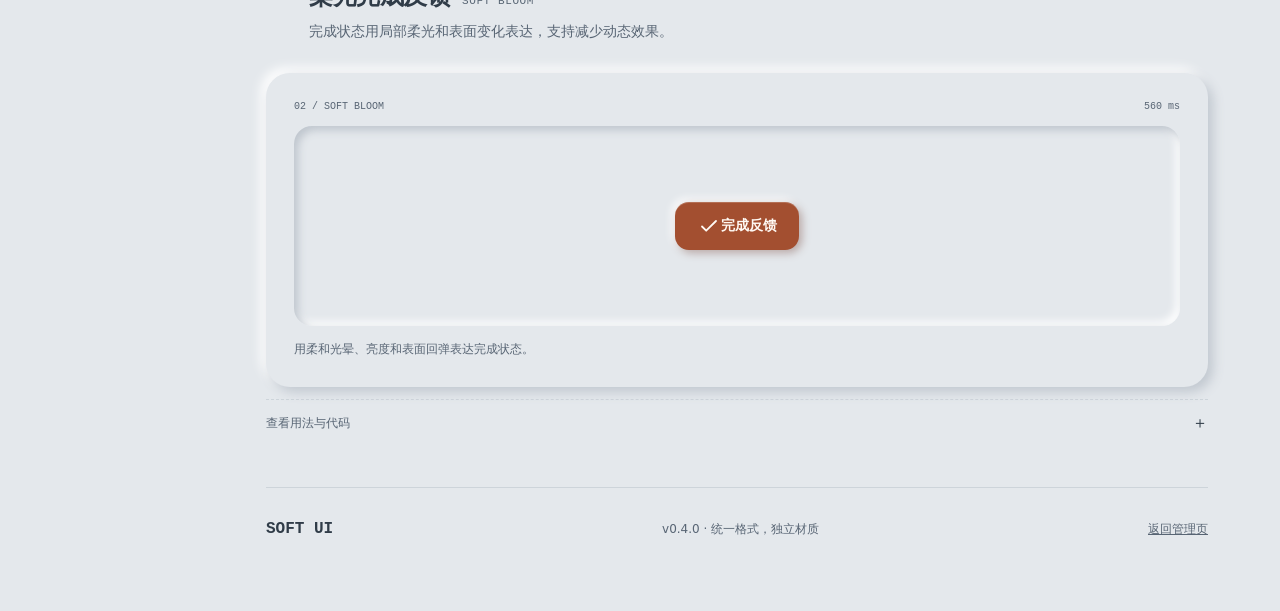
<file: soft-ui/index.html>
<!doctype html>
<html lang="zh-CN"><head>
<meta charset="utf-8"><meta name="viewport" content="width=device-width,initial-scale=1,viewport-fit=cover">
<meta name="description" content="Soft UI 新拟态组件库：设计基础、交互控件、页面组合与柔和动效。">
<title>Soft UI · 精致新拟态组件库</title>
<link rel="stylesheet" href="soft-ui.css">
<link rel="stylesheet" href="../raster-ui/docs.css?v=audit1">
<link rel="stylesheet" href="../material-ui.css?v=0.4.0-audit1">
<link rel="stylesheet" href="../material-docs.css?v=0.4.0-audit1">
<link rel="stylesheet" href="../material-refinement.css?v=0.4.0-audit1">
<script defer src="../raster-ui/catalog-navigation.js?v=audit1"></script>
<script defer src="../material-docs.js?v=0.4.0-audit1"></script>
<script defer src="../material-refinement.js?v=0.4.0-audit1"></script>
<script defer src="../material-ui.js?v=0.4.0-audit1"></script>
</head><body class="soft-root" data-theme="light">
<div class="material-library rg-root catalog-app" data-material-library data-library="soft" aria-label="Soft UI 组件库"></div>

</body></html>
</file>
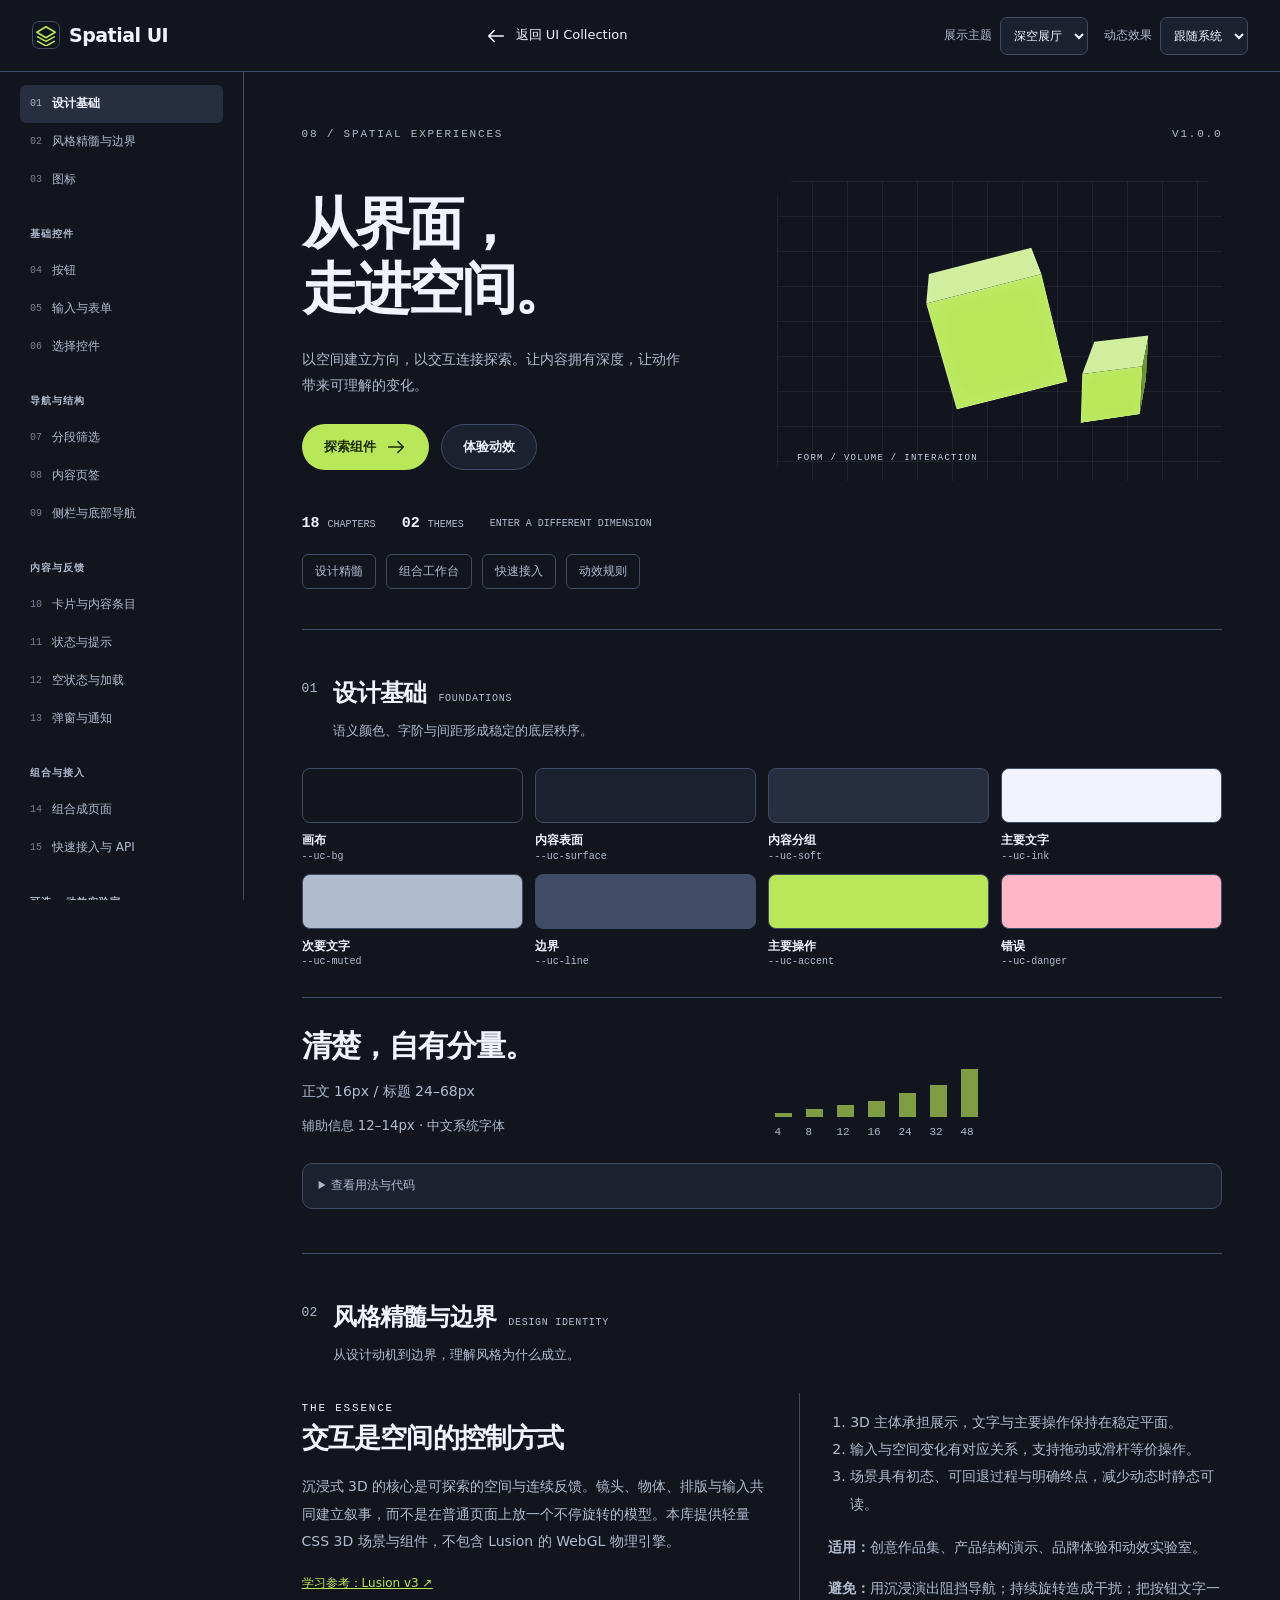
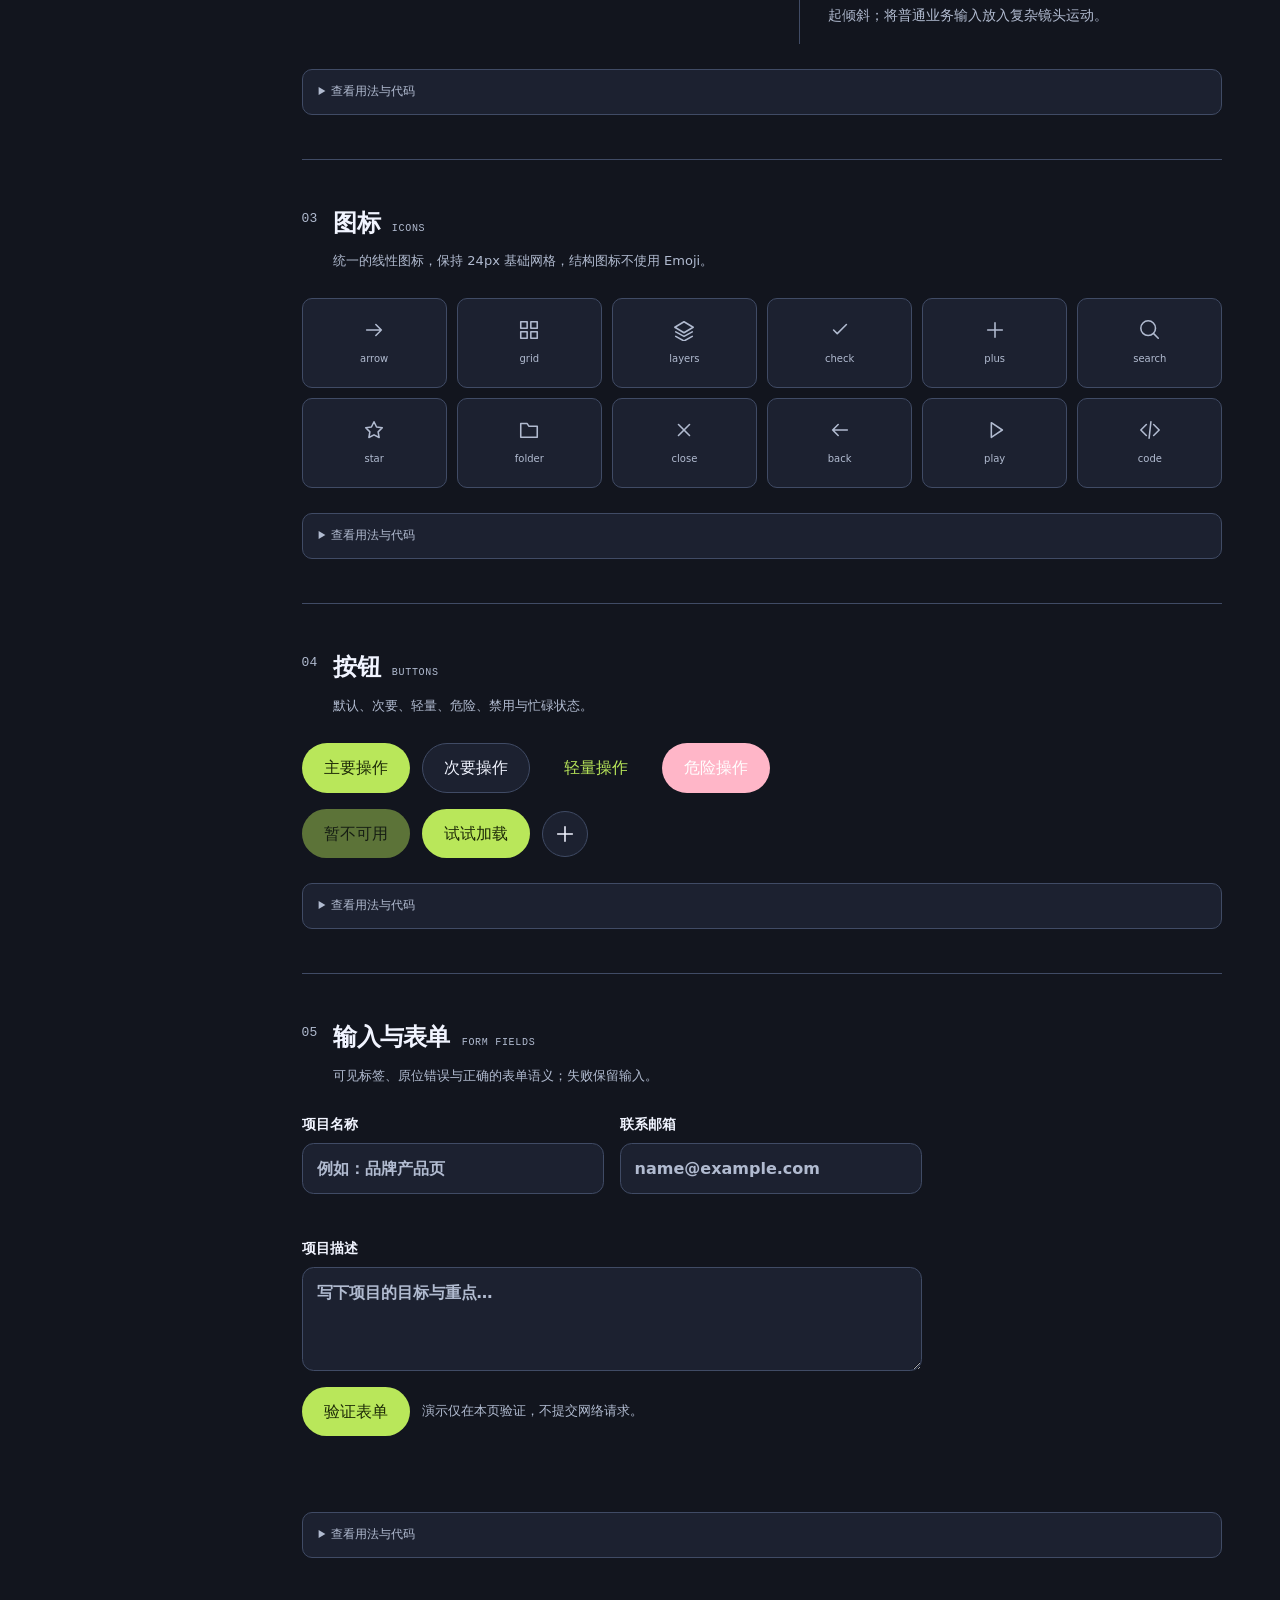
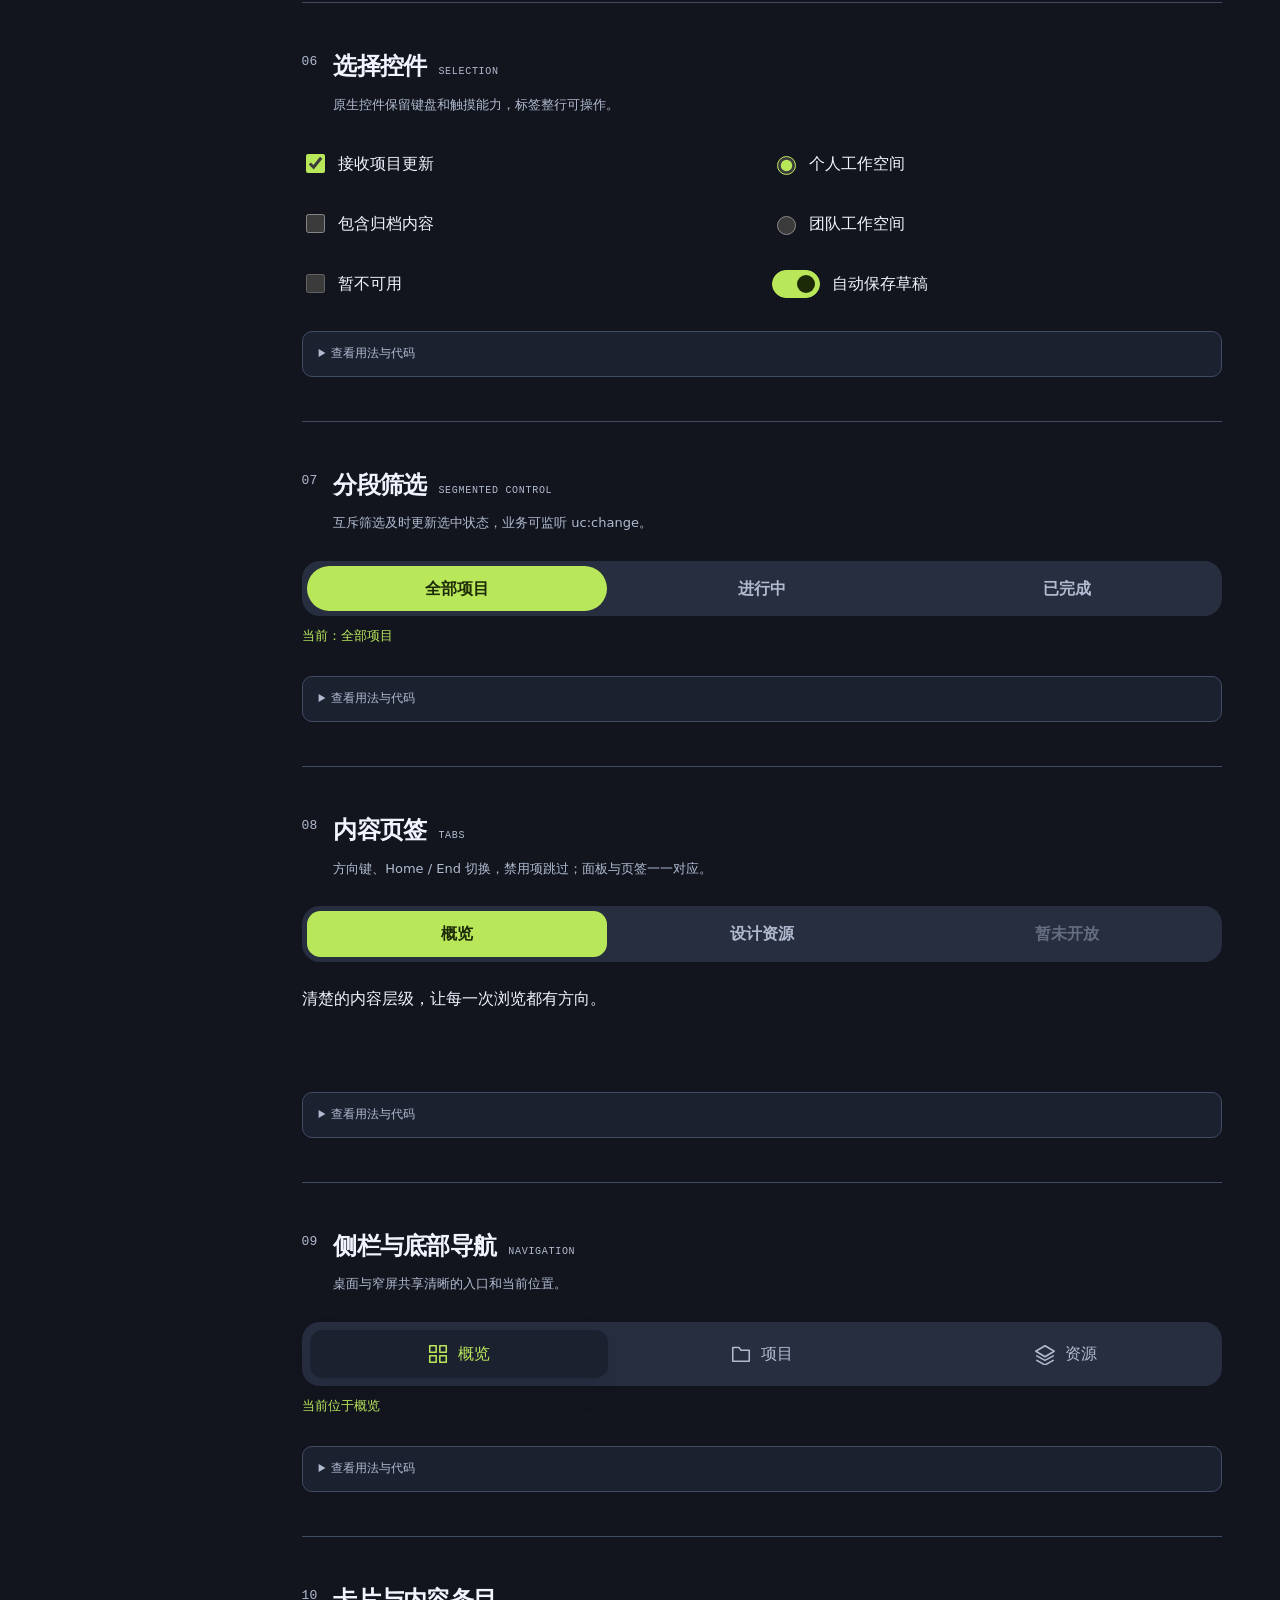
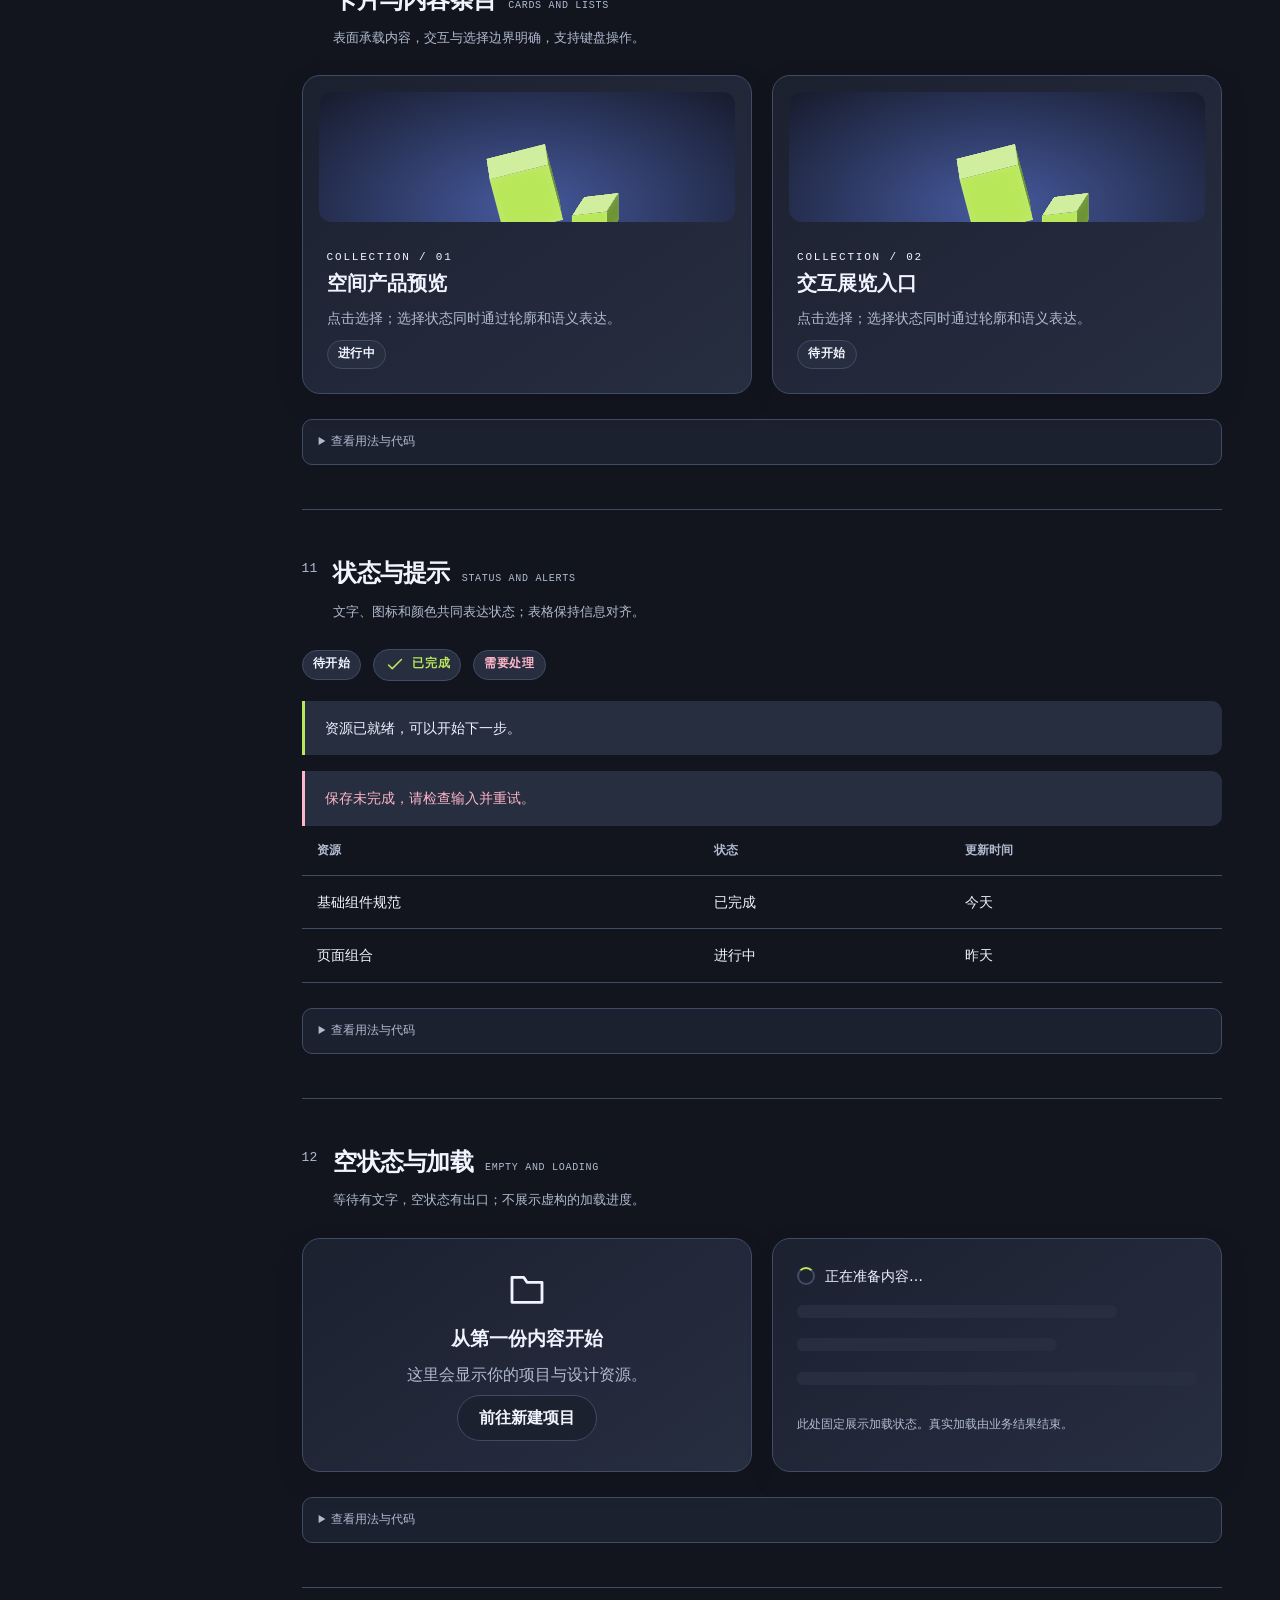
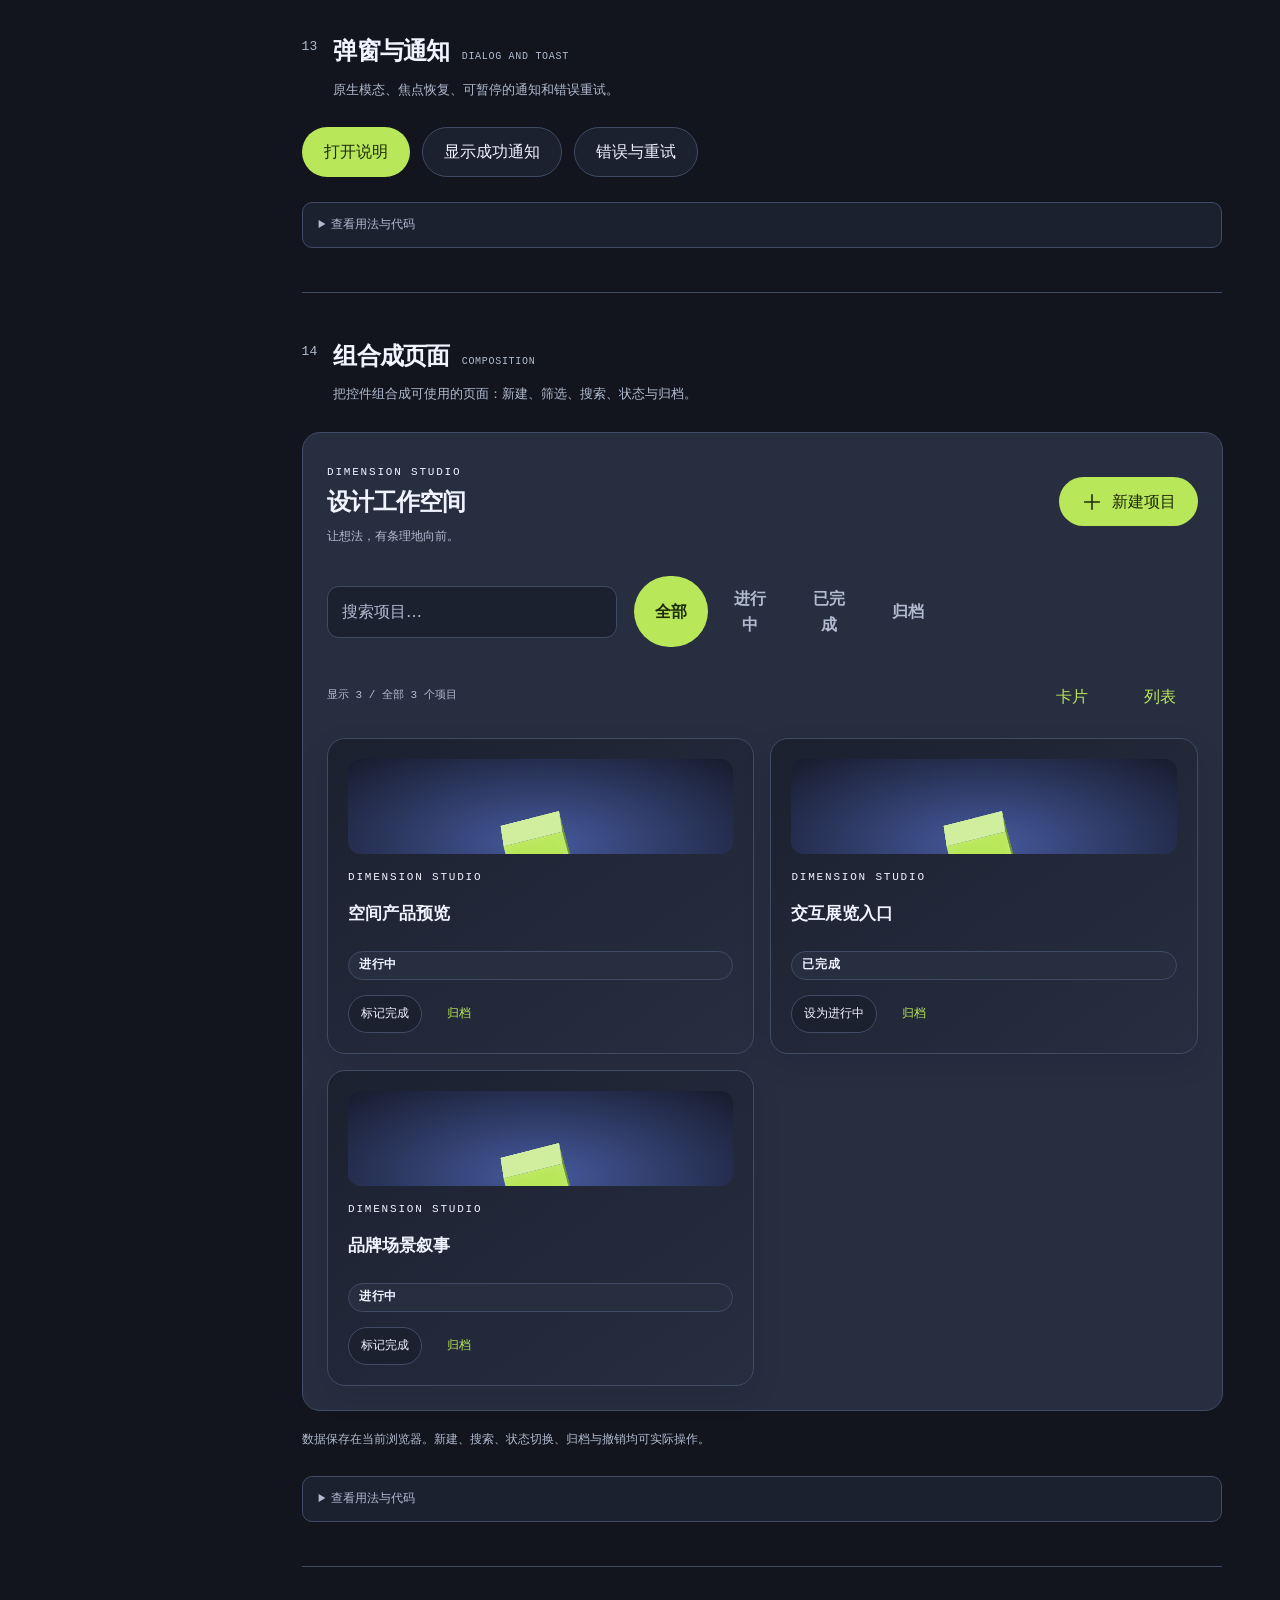
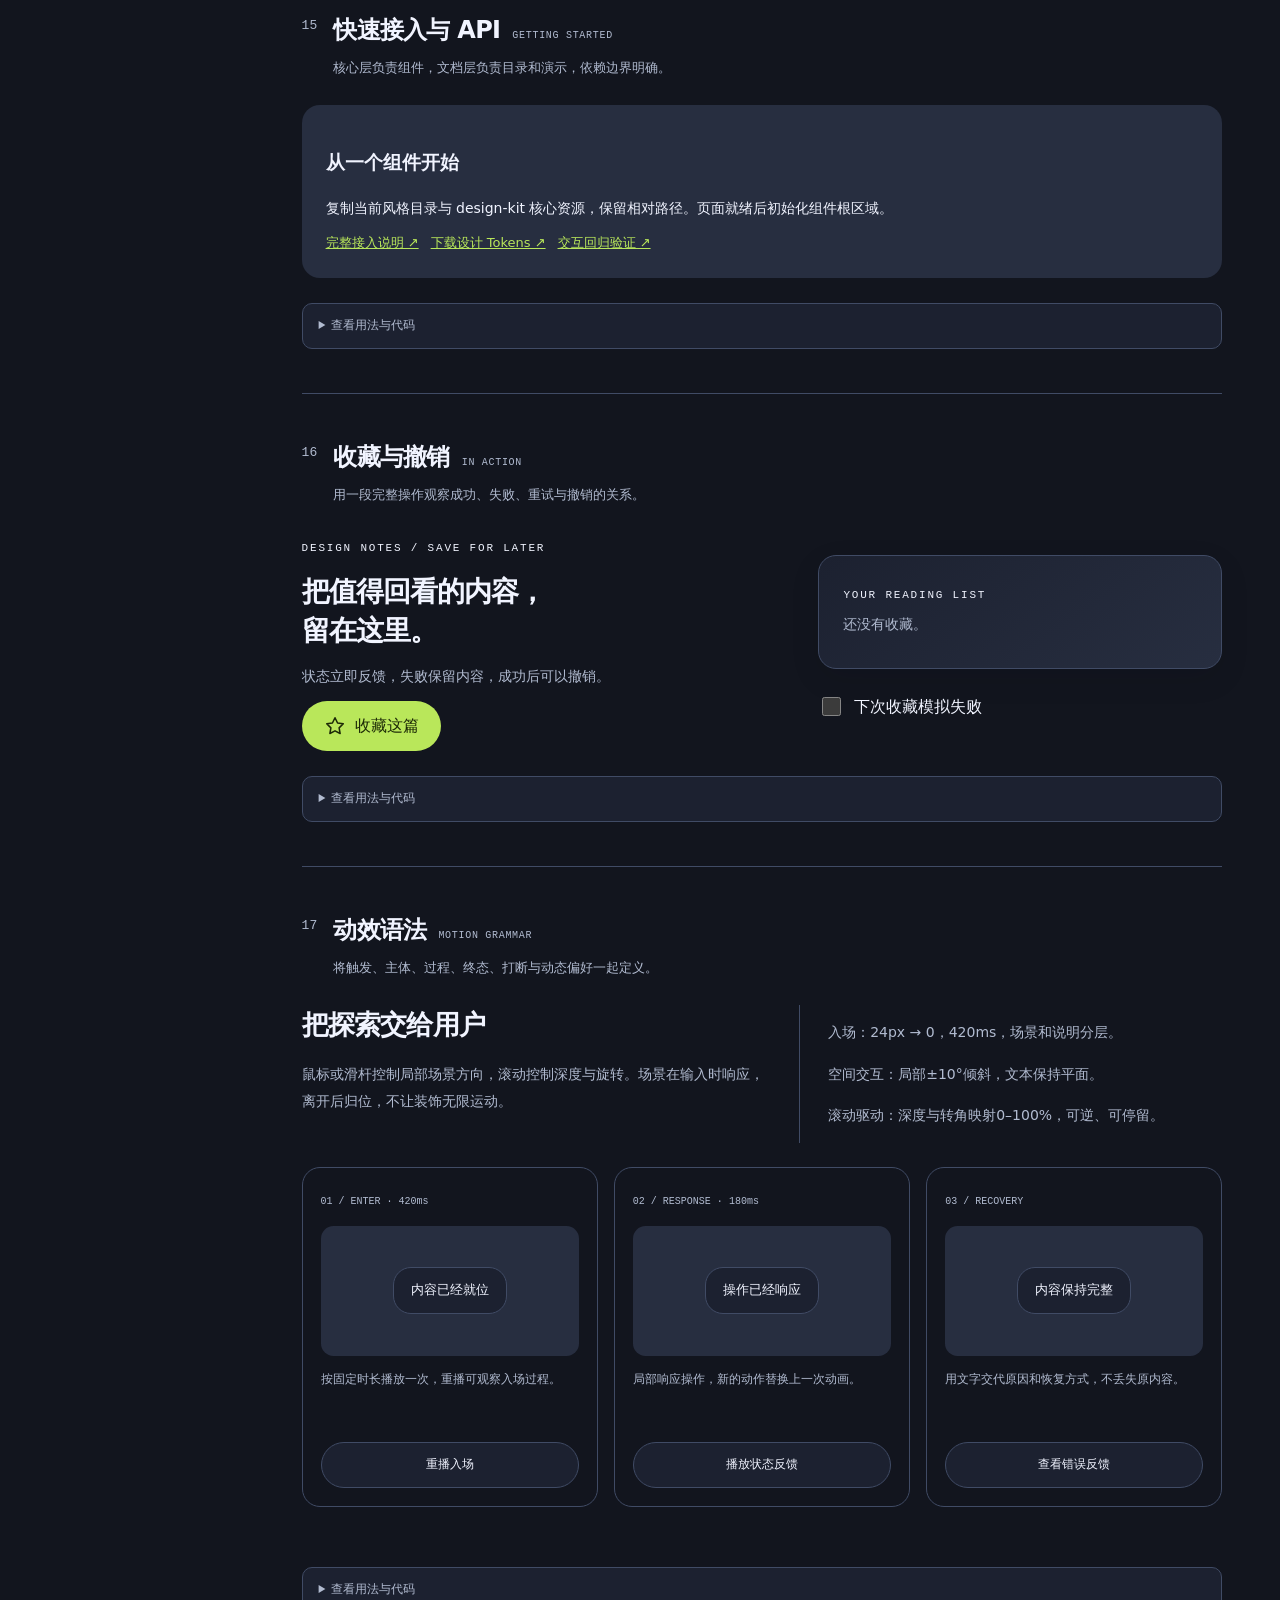
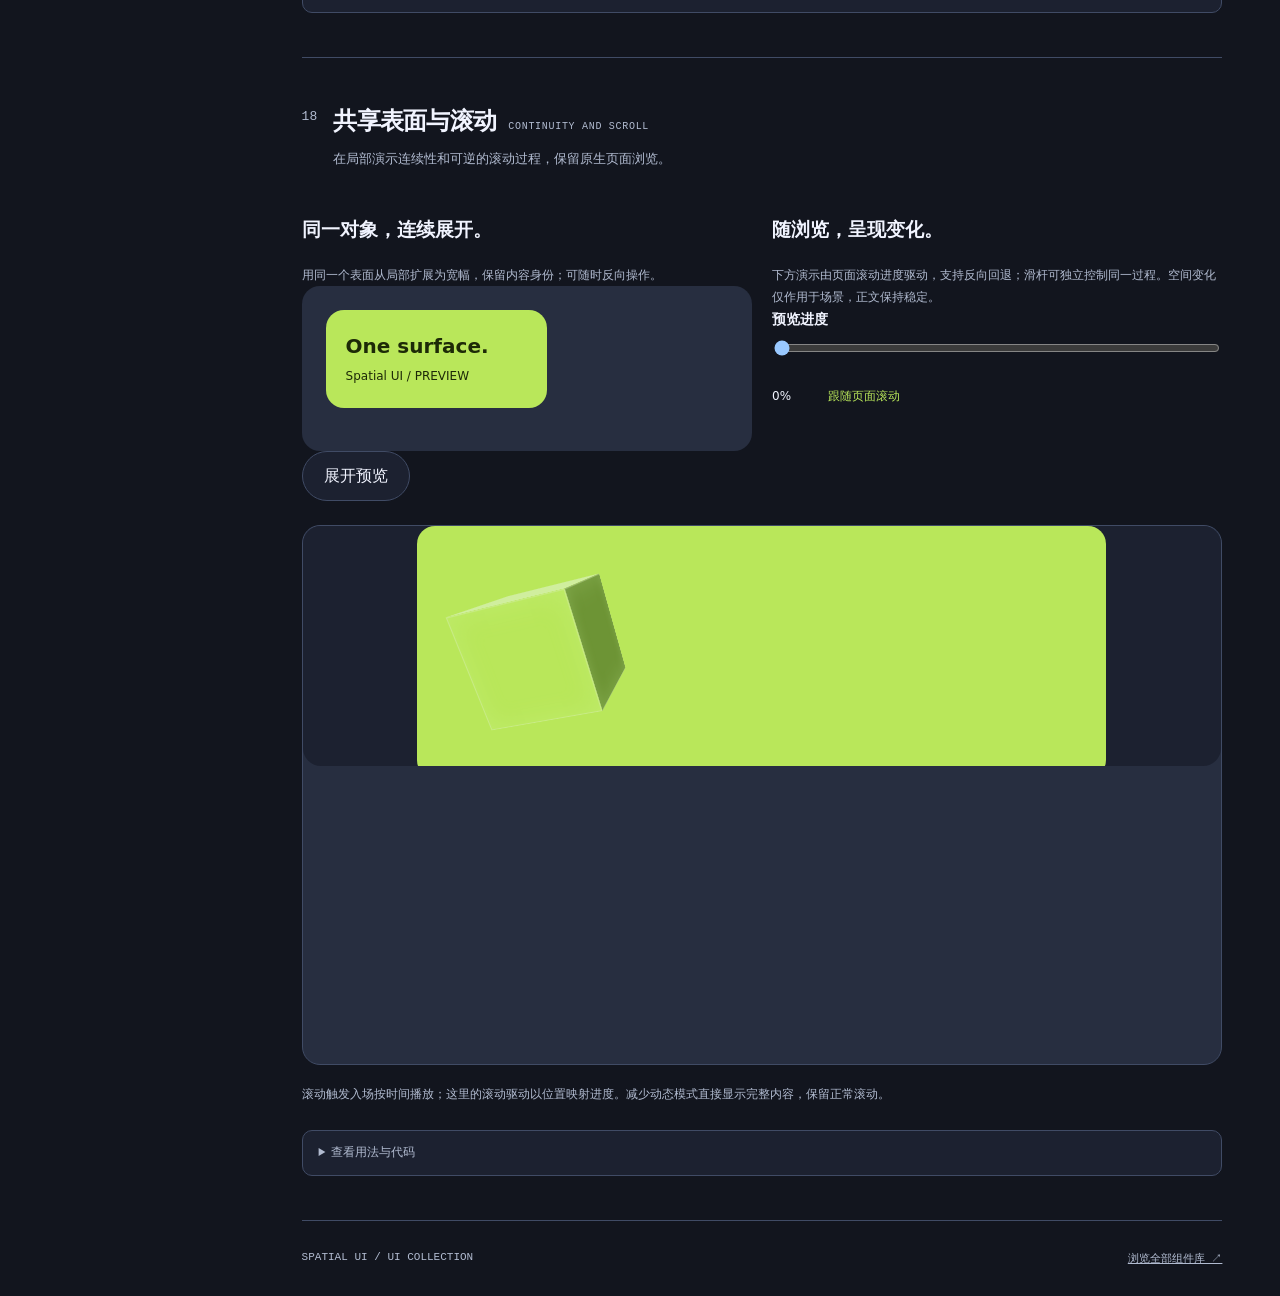
<file: spatial-ui/index.html>
<!doctype html>
<html lang="zh-CN"><head><meta charset="utf-8"><meta name="viewport" content="width=device-width,initial-scale=1,viewport-fit=cover">
<meta name="description" content="Spatial UI 沉浸式 3D组件库：18个章节、设计规则、可复用控件、组合工作台与动效实验室。"><title>Spatial UI · 沉浸式 3D组件库</title>
<link rel="stylesheet" href="../design-kit/core.css"><link rel="stylesheet" href="spatial-ui.css"><link rel="stylesheet" href="../design-kit/docs.css">
<script defer src="../design-kit/styles.js"></script><script defer src="../design-kit/core.js"></script><script defer src="../raster-ui/catalog-navigation.js"></script><script defer src="../design-kit/catalog.js"></script><script defer src="../design-kit/docs.js"></script></head>
<body class="uc-root" data-style="spatial" data-theme="dark"><noscript>交互演示需要 JavaScript。可直接查阅 <a href="README.md">接入说明</a> 和 <a href="tokens.json">设计变量</a>。</noscript><div id="uc-catalog"></div></body></html>
</file>
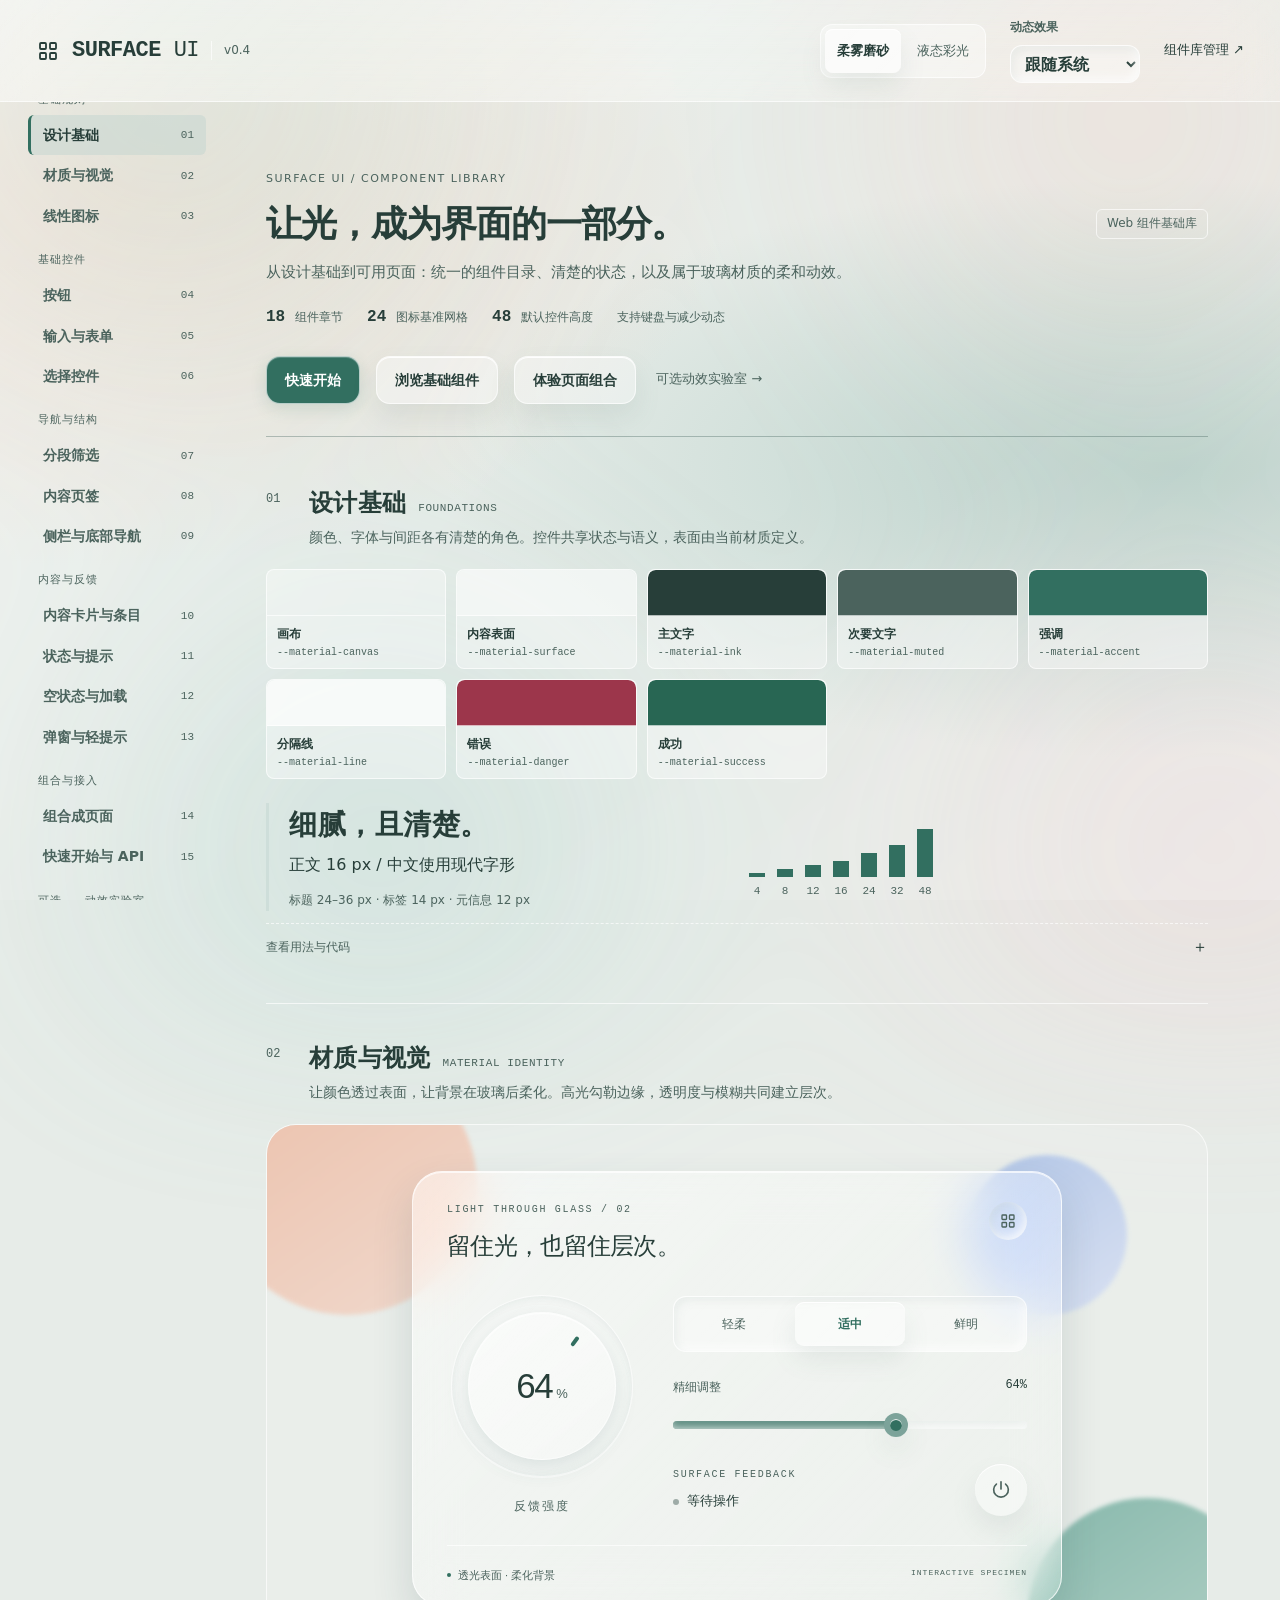
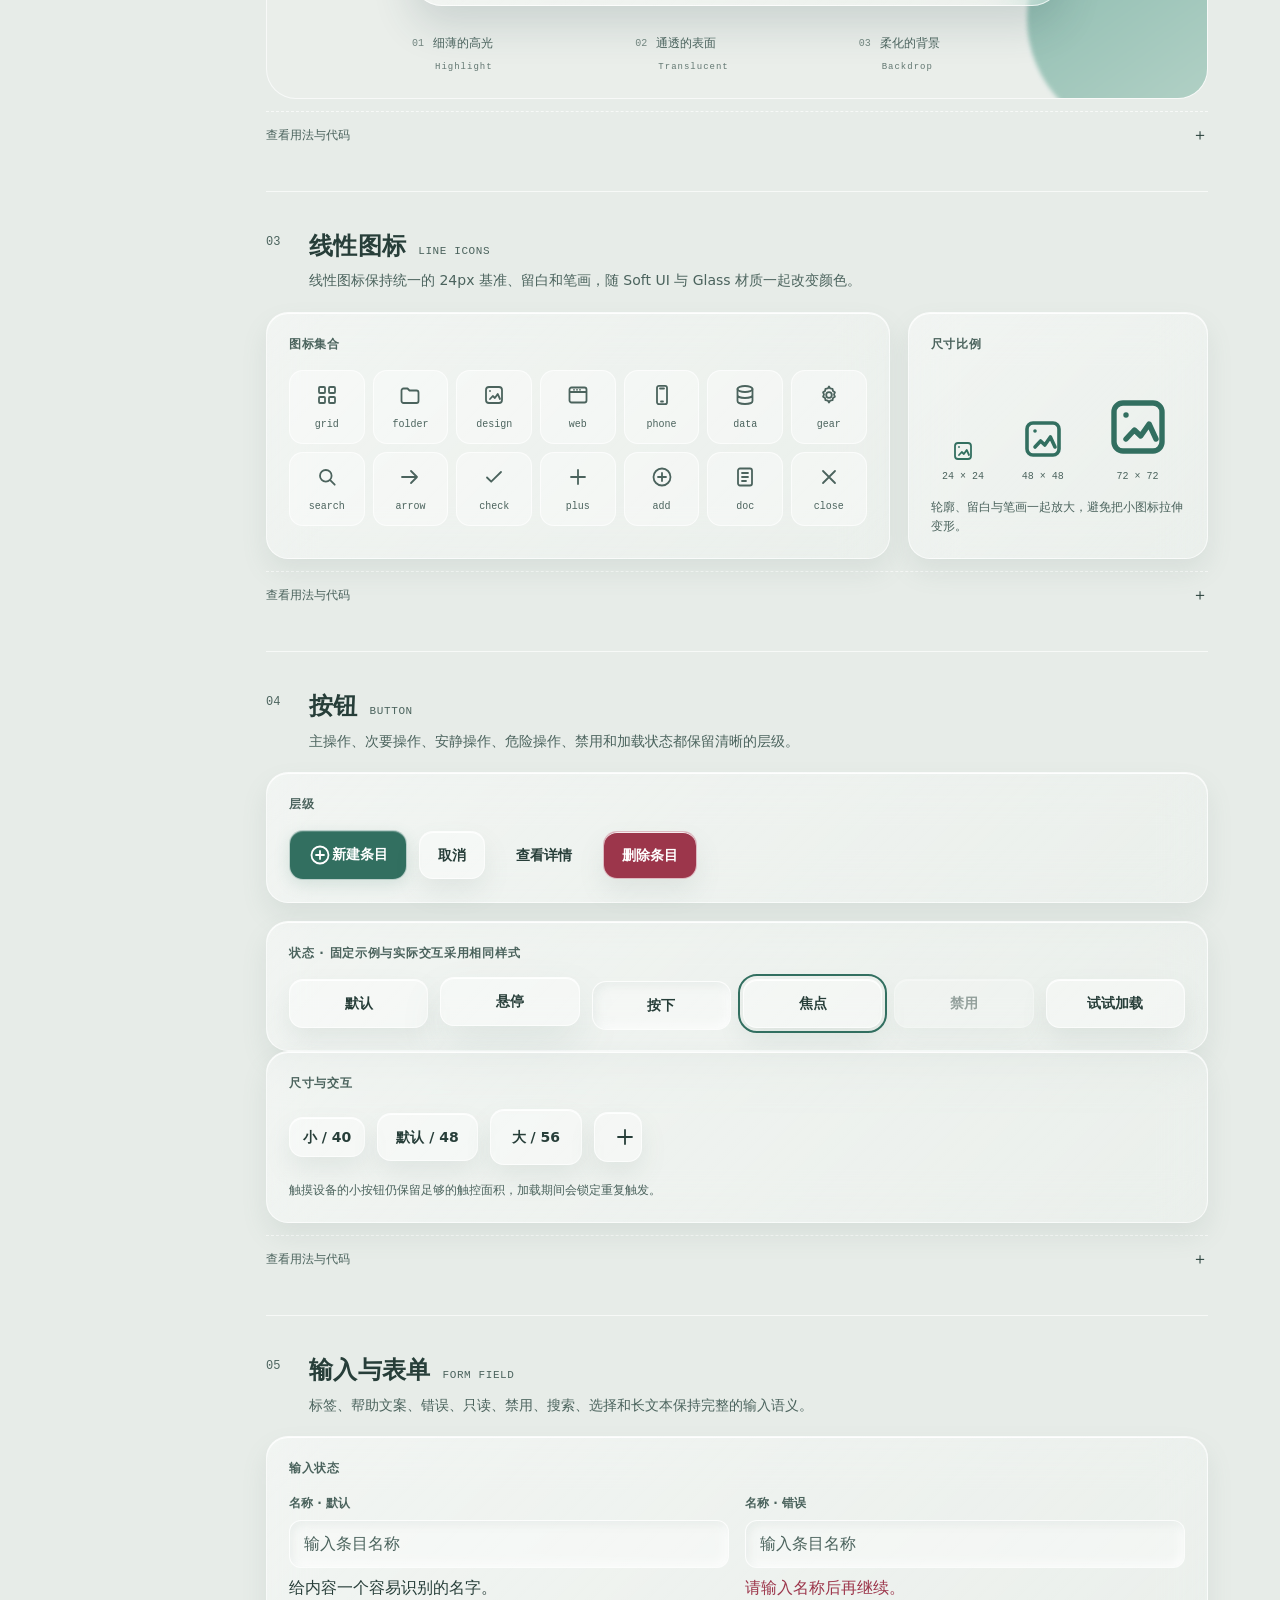
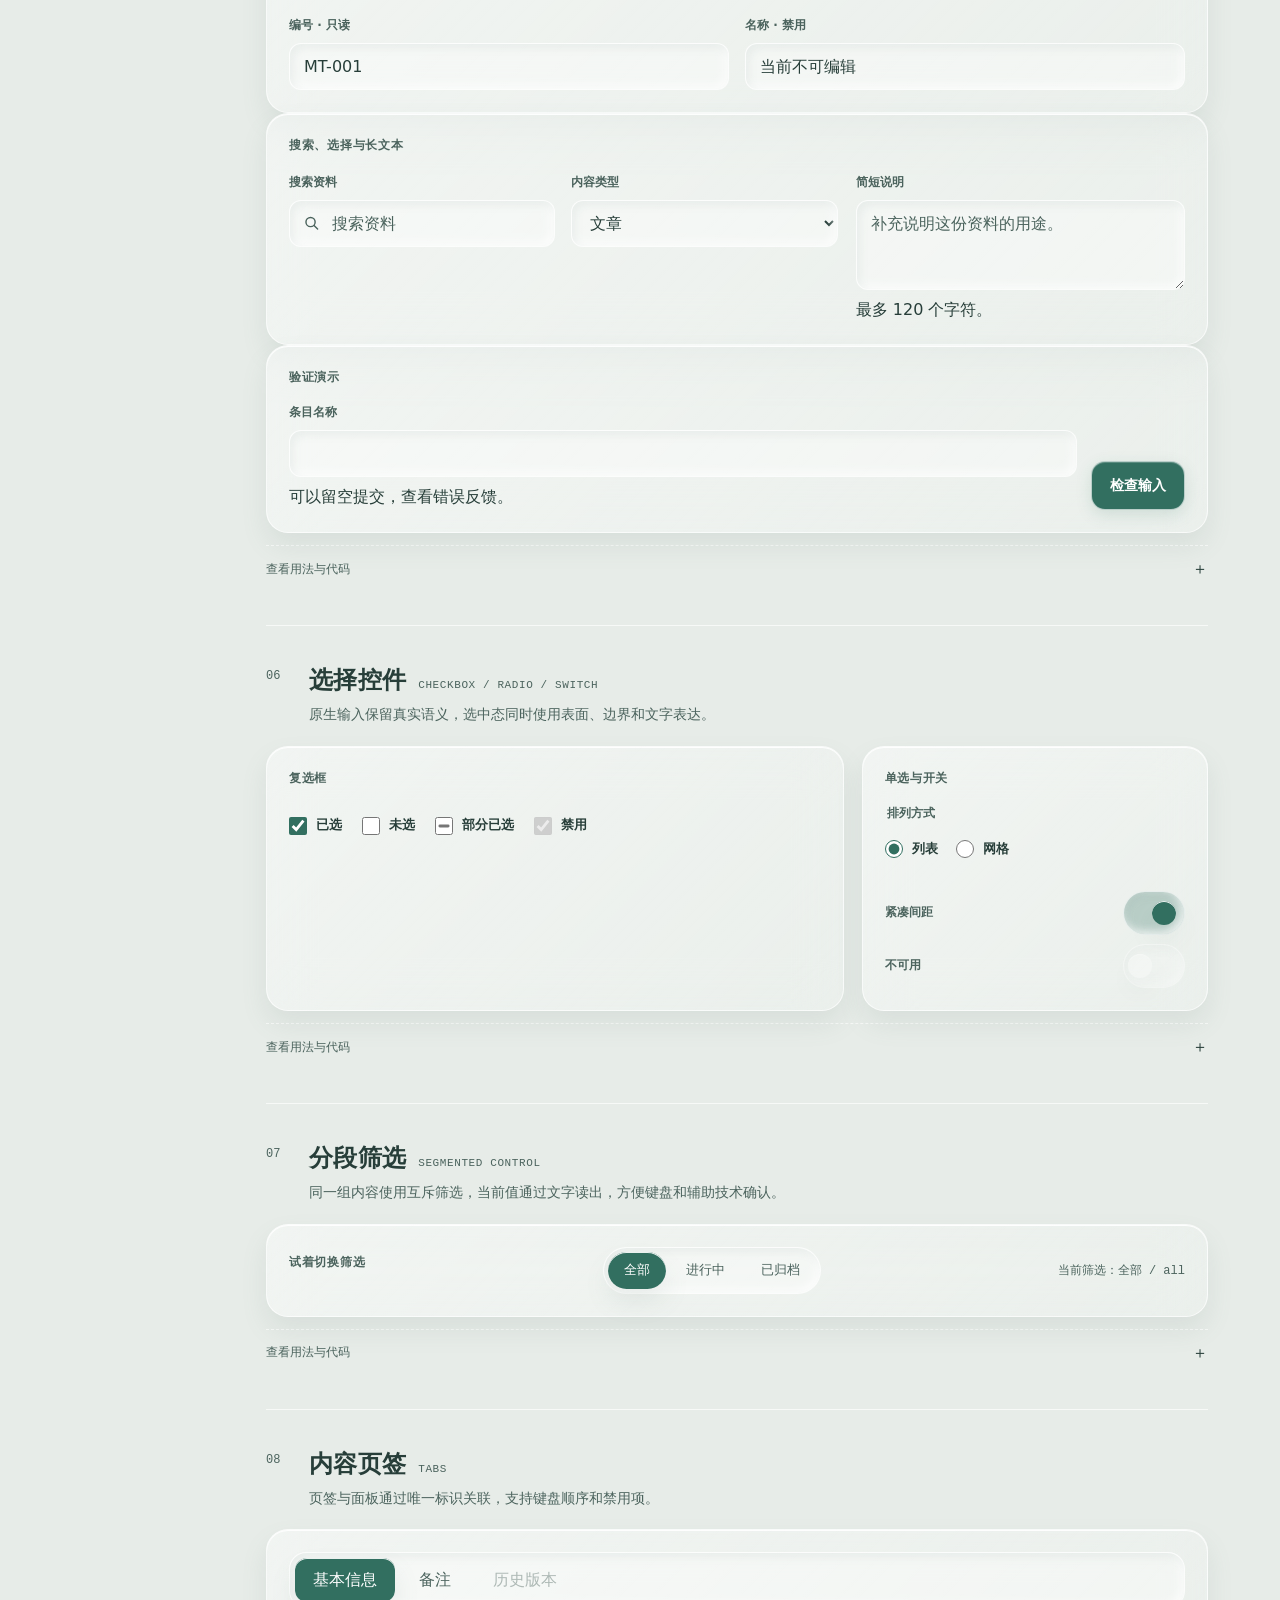
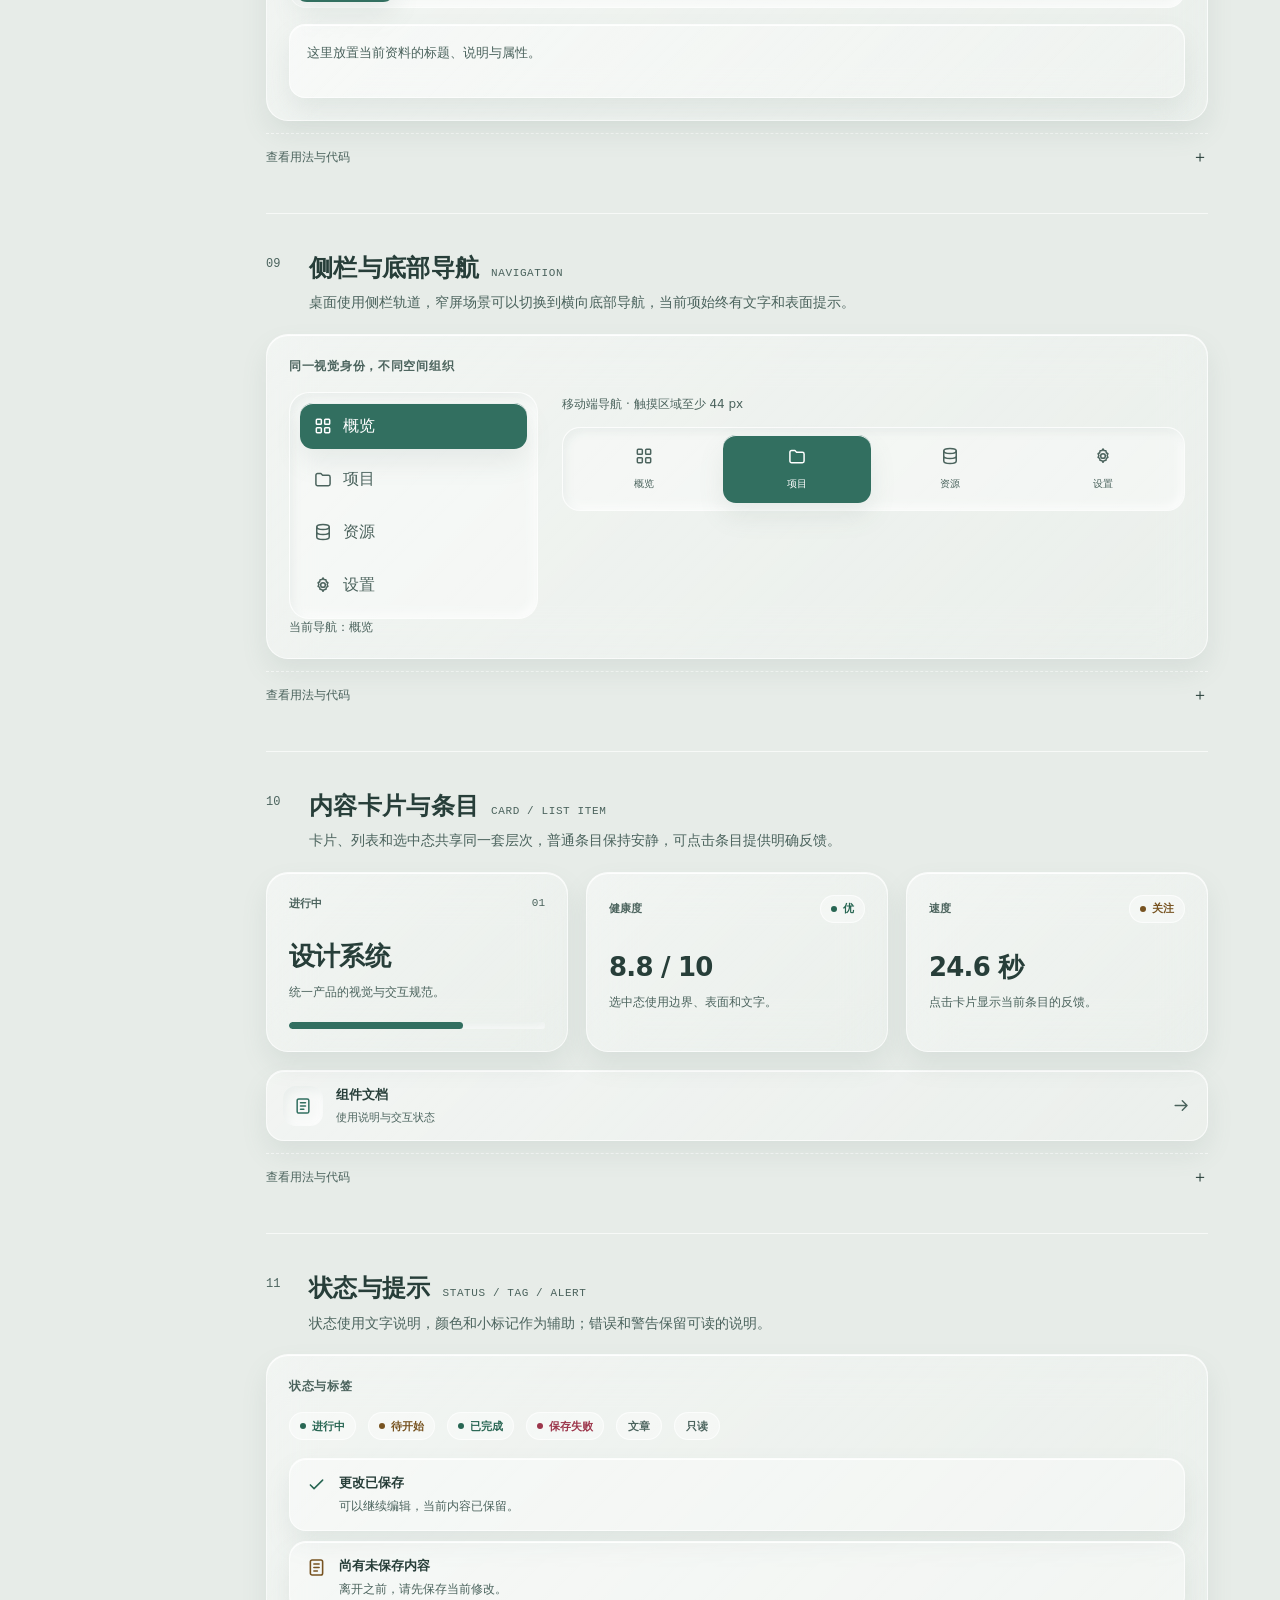
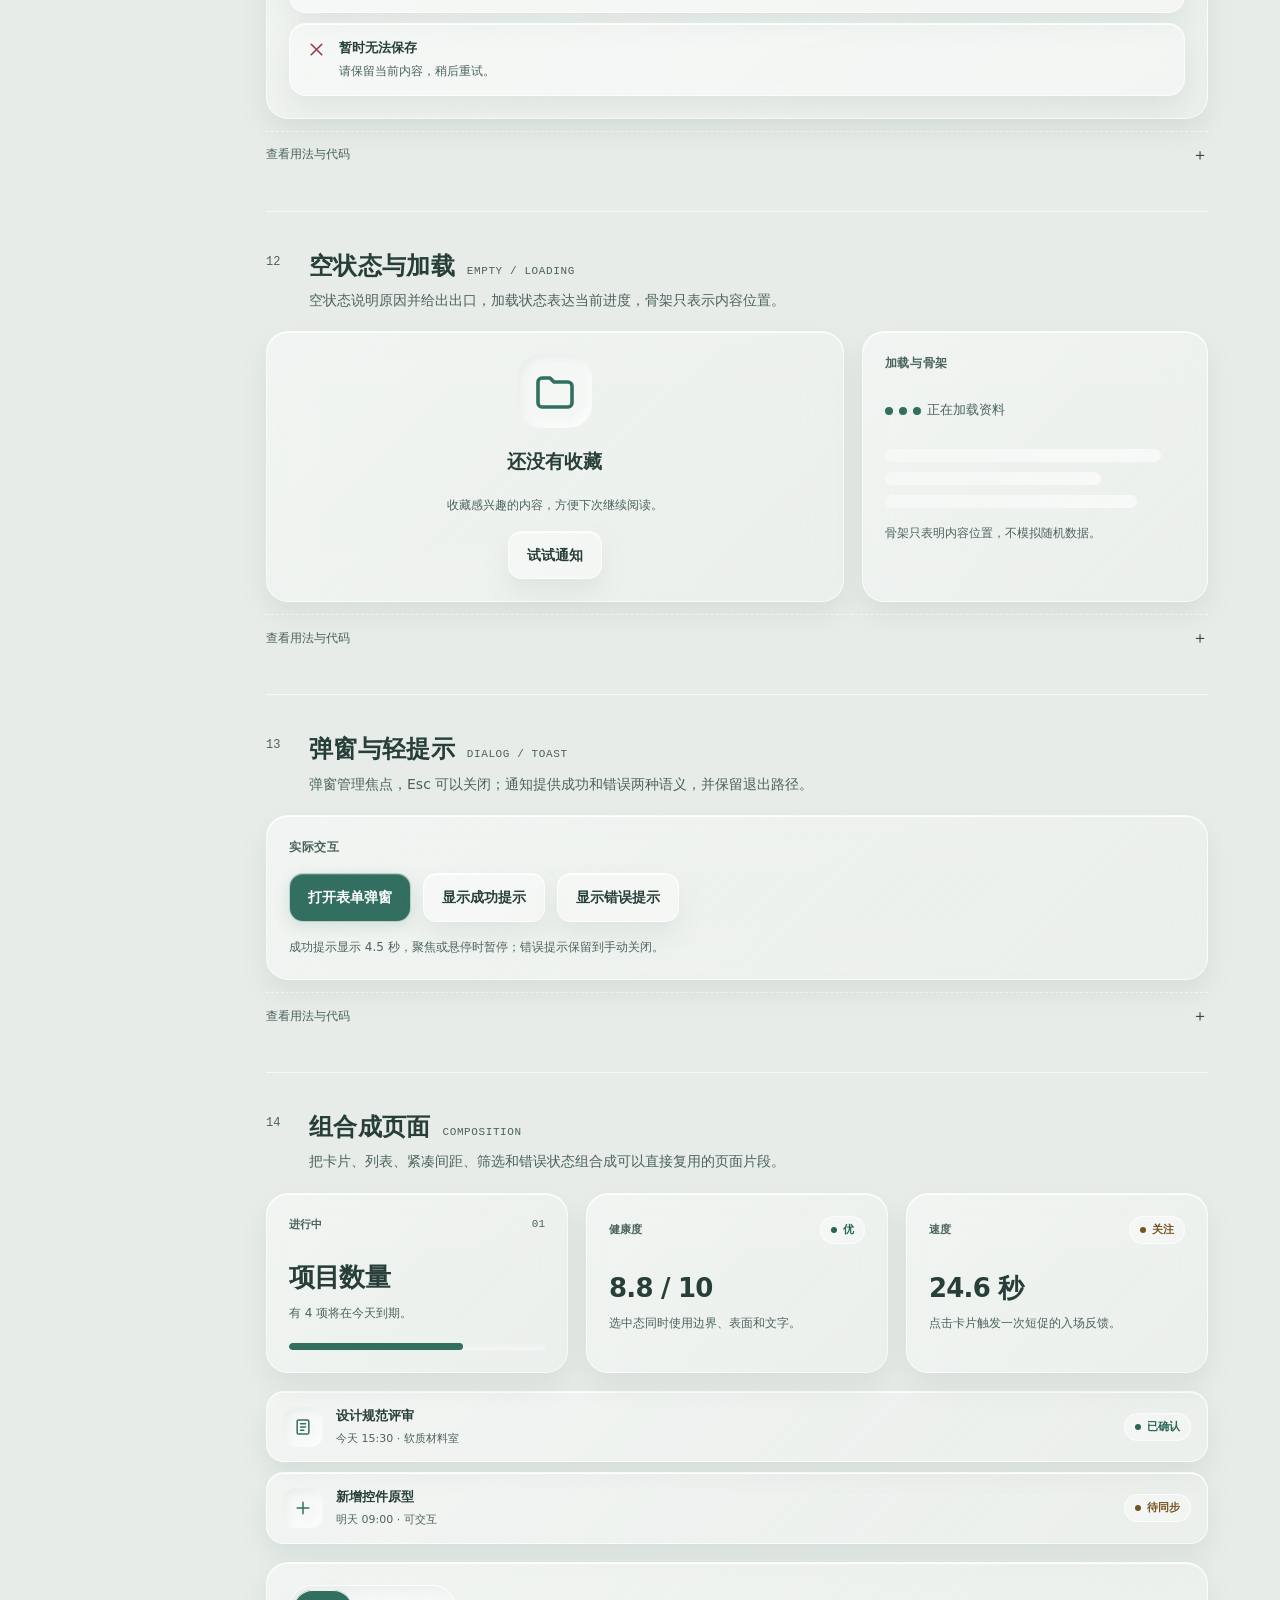
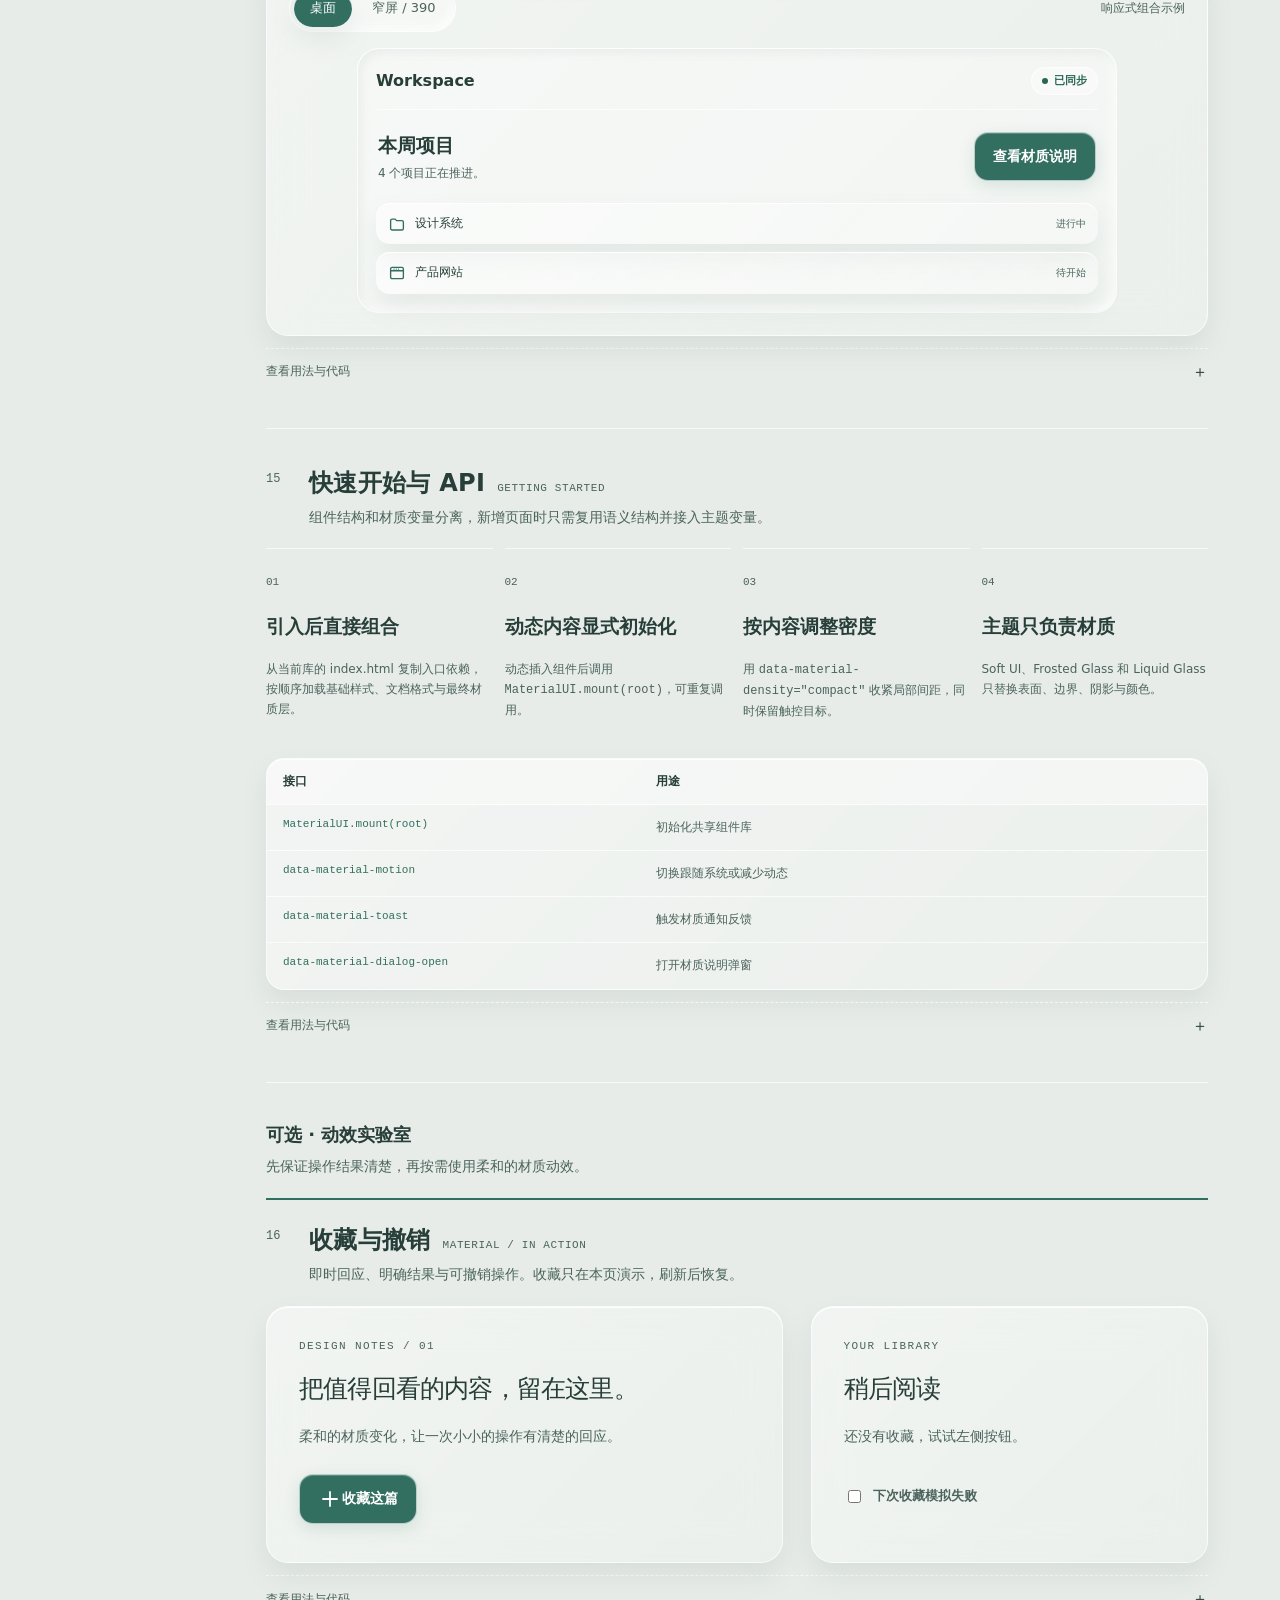
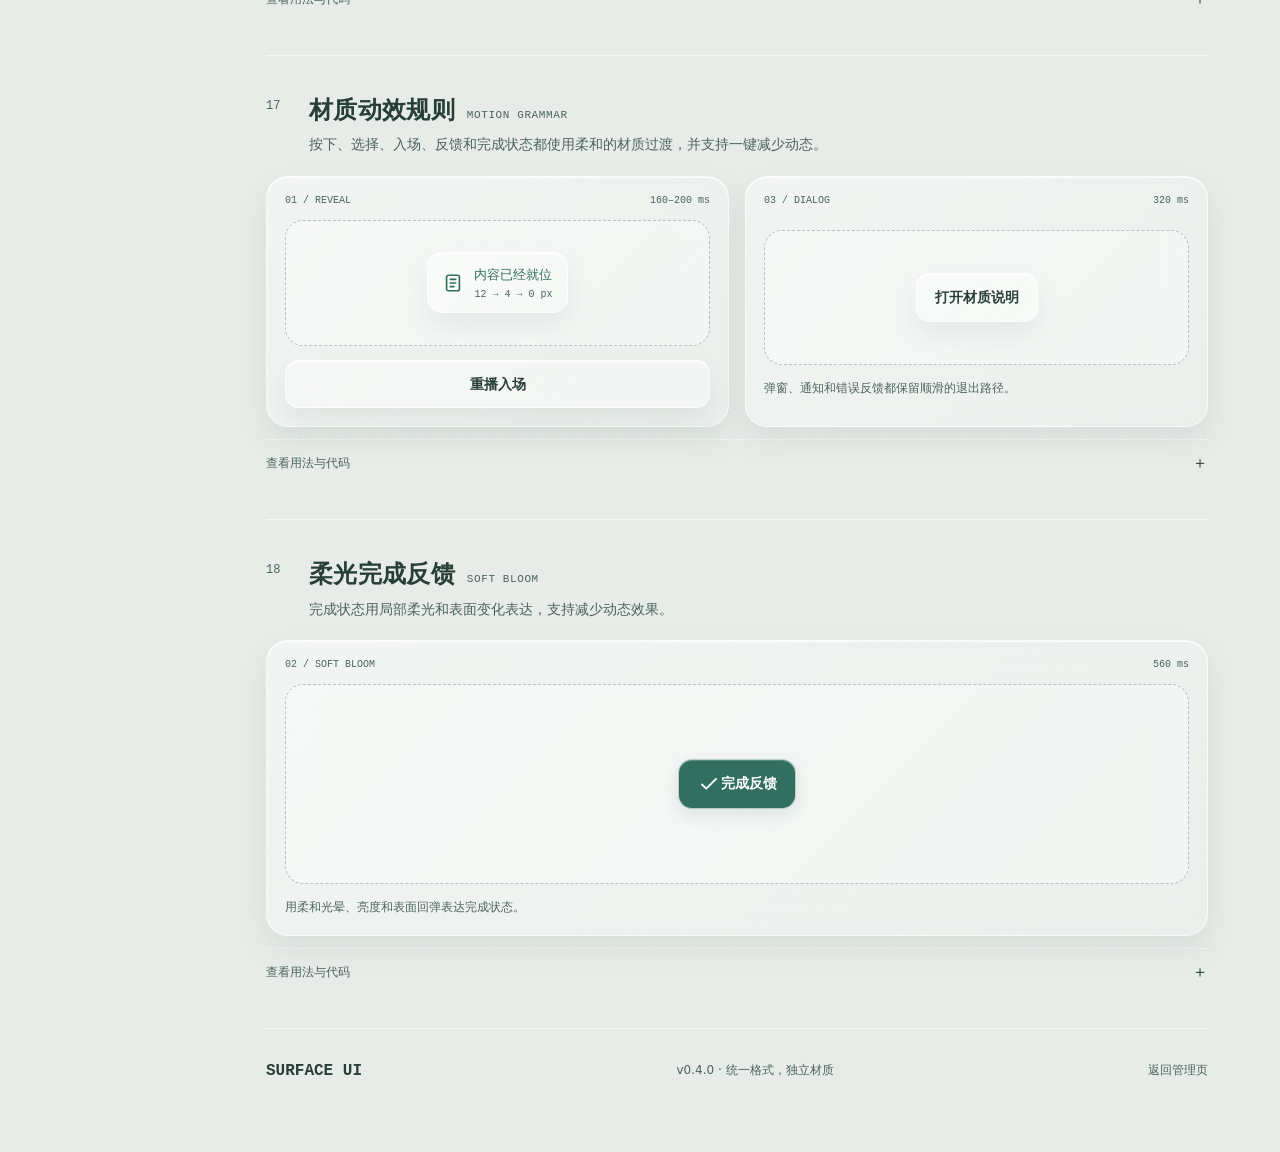
<file: surface-ui/index.html>
<!doctype html>
<html lang="zh-CN"><head>
<meta charset="utf-8"><meta name="viewport" content="width=device-width,initial-scale=1,viewport-fit=cover">
<meta name="description" content="Surface UI 玻璃材质组件库：设计基础、交互控件、页面组合与柔和动效。">
<title>Surface UI · 玻璃材质组件库</title>
<link rel="stylesheet" href="base.css"><link rel="stylesheet" href="themes/neumorphic.css"><link rel="stylesheet" href="themes/glass.css">
<link rel="stylesheet" href="../raster-ui/docs.css?v=audit1">
<link rel="stylesheet" href="../material-ui.css?v=0.4.0-audit1">
<link rel="stylesheet" href="../material-docs.css?v=0.4.0-audit1">
<link rel="stylesheet" href="../material-refinement.css?v=0.4.0-audit1">
<script defer src="../raster-ui/catalog-navigation.js?v=audit1"></script>
<script defer src="../material-docs.js?v=0.4.0-audit1"></script>
<script defer src="../material-refinement.js?v=0.4.0-audit1"></script>
<script defer src="../material-ui.js?v=0.4.0-audit1"></script>
</head><body data-theme="glass" data-glass-style="frosted">
<div class="material-library rg-root catalog-app" data-material-library data-library="surface" aria-label="Surface UI 组件库"></div>

</body></html>
</file>
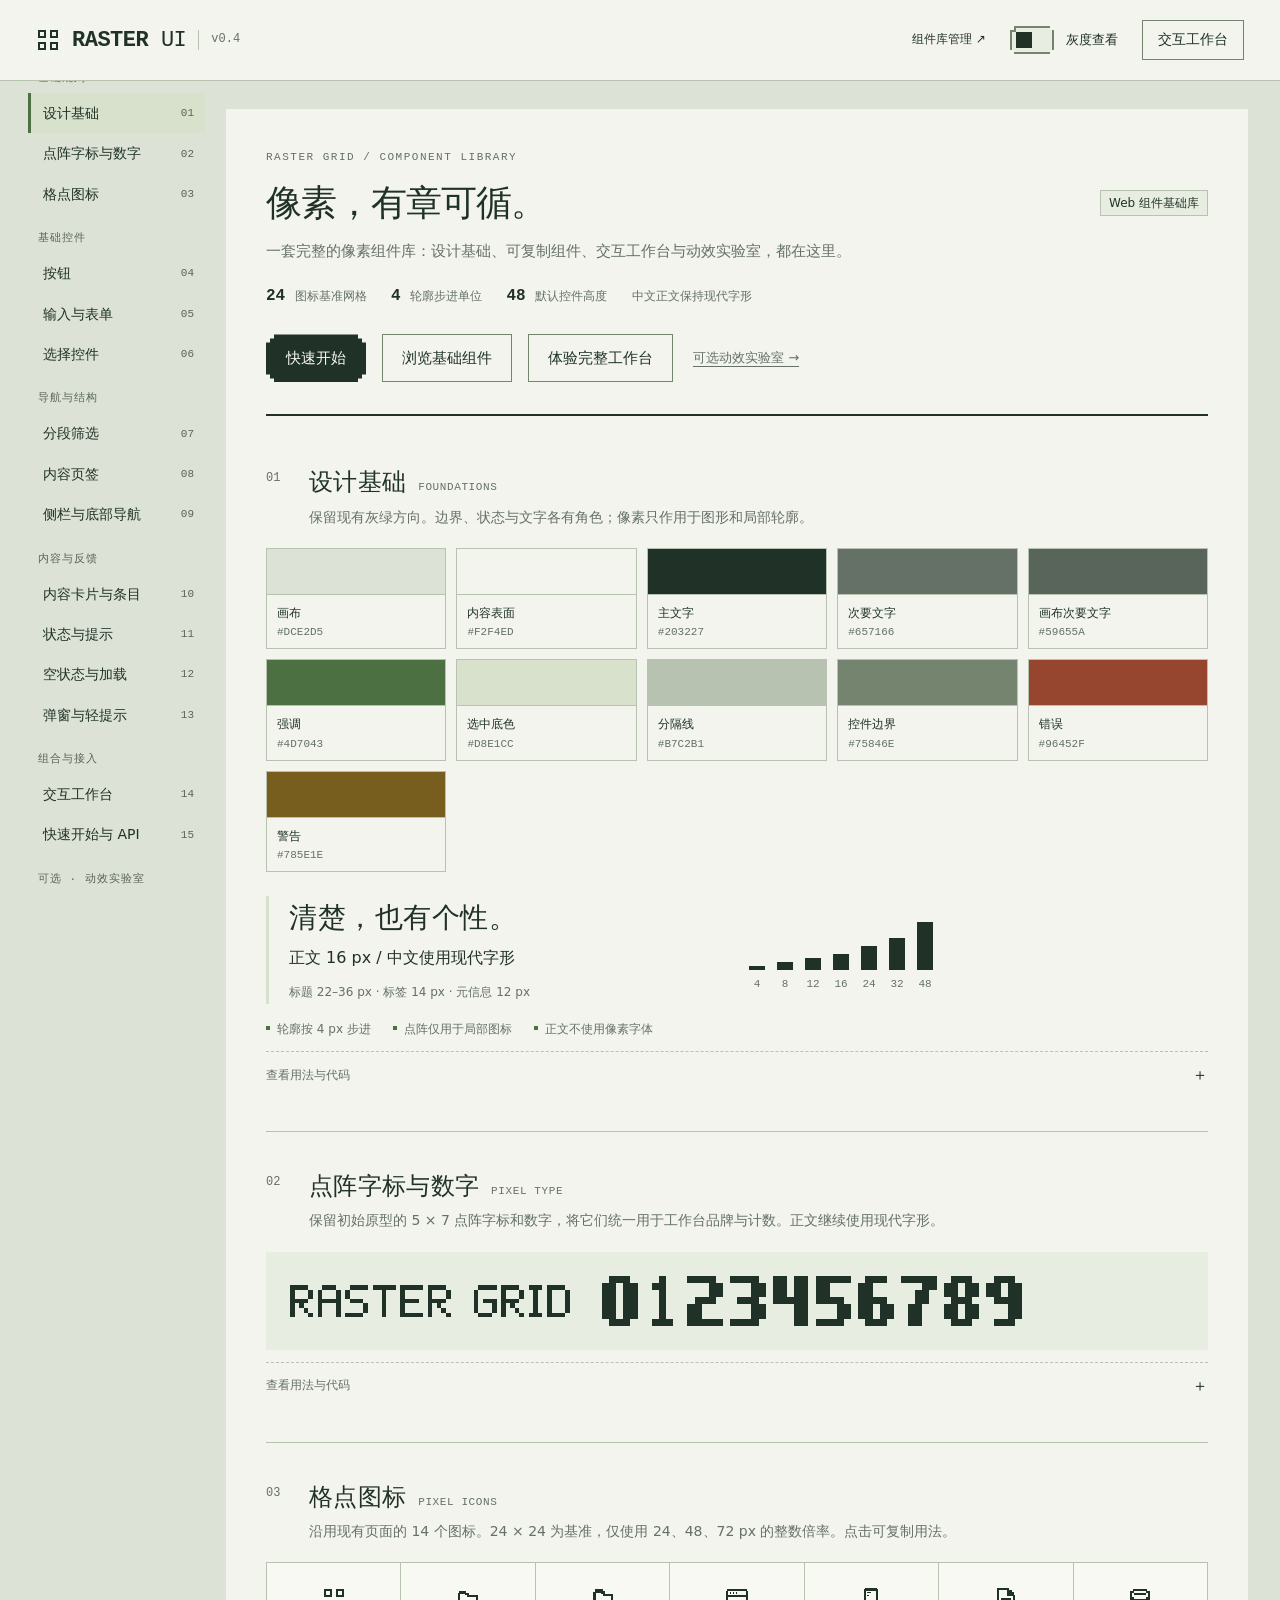
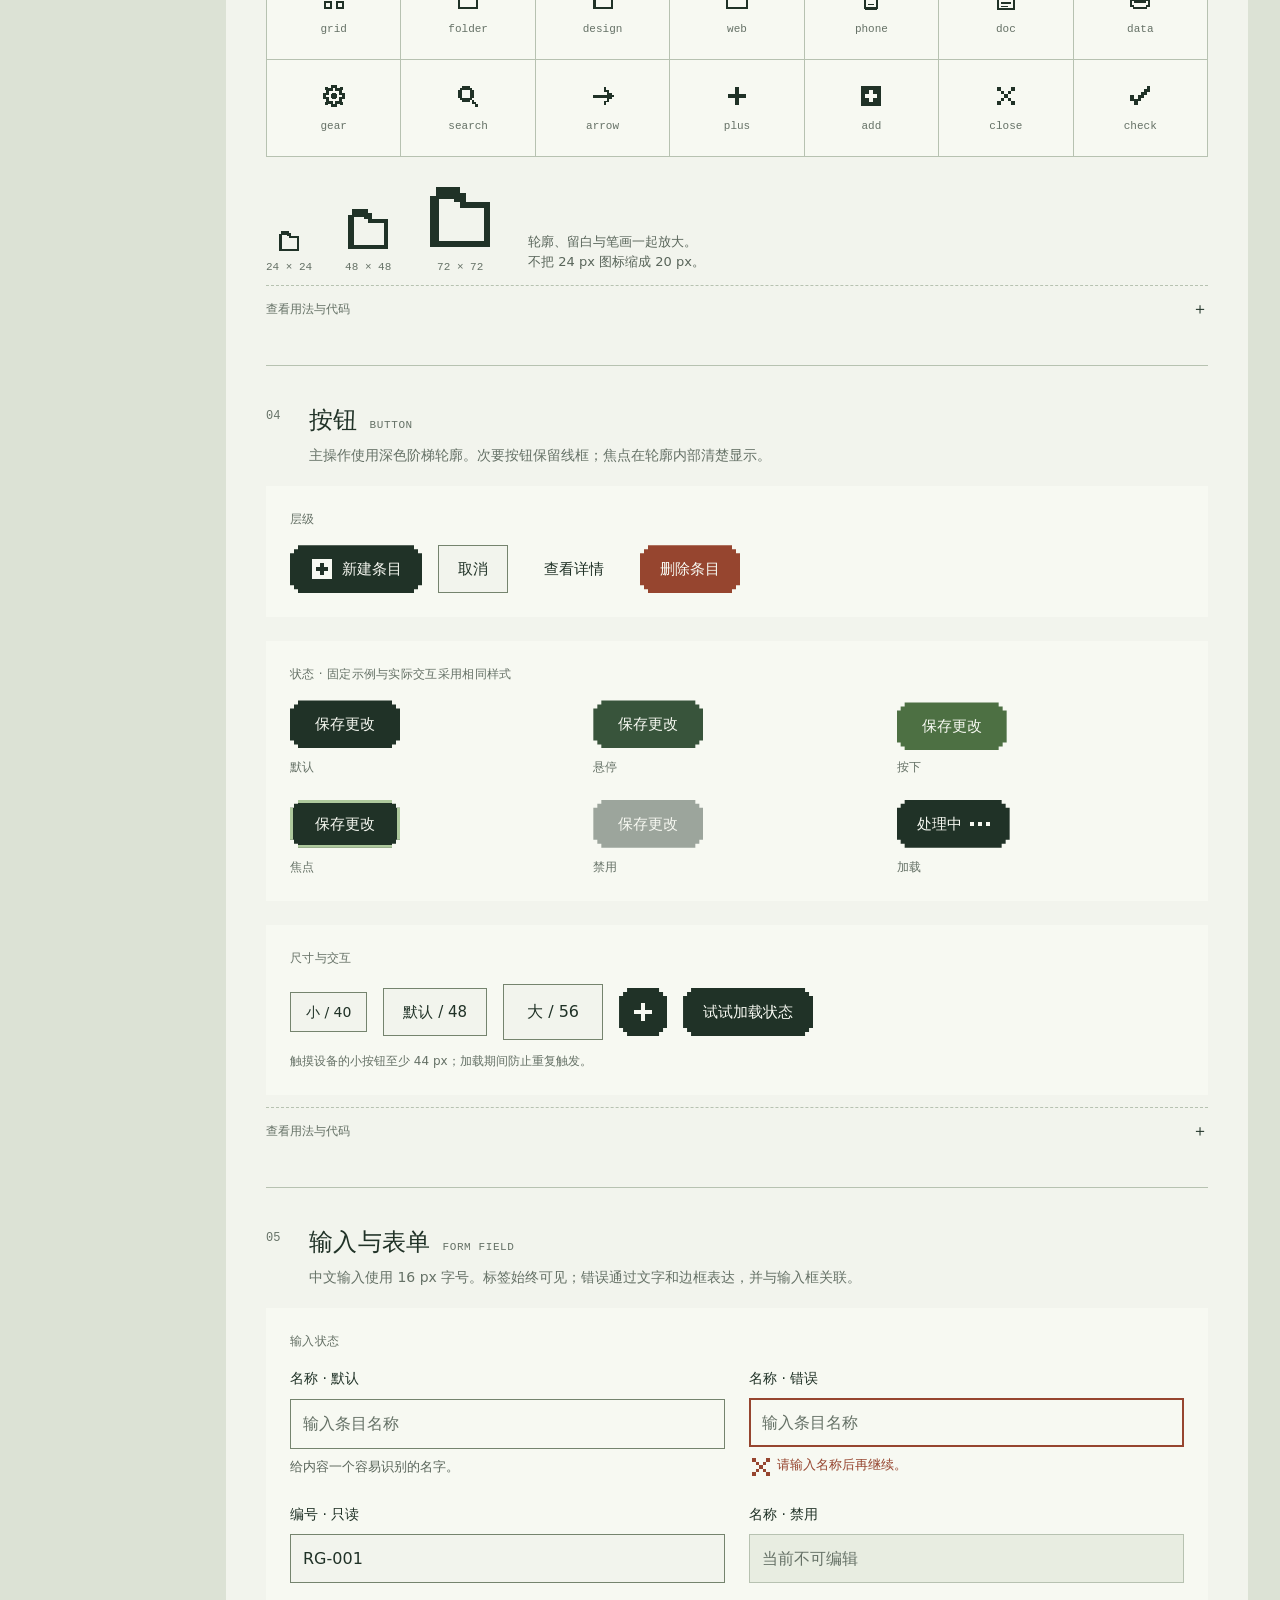
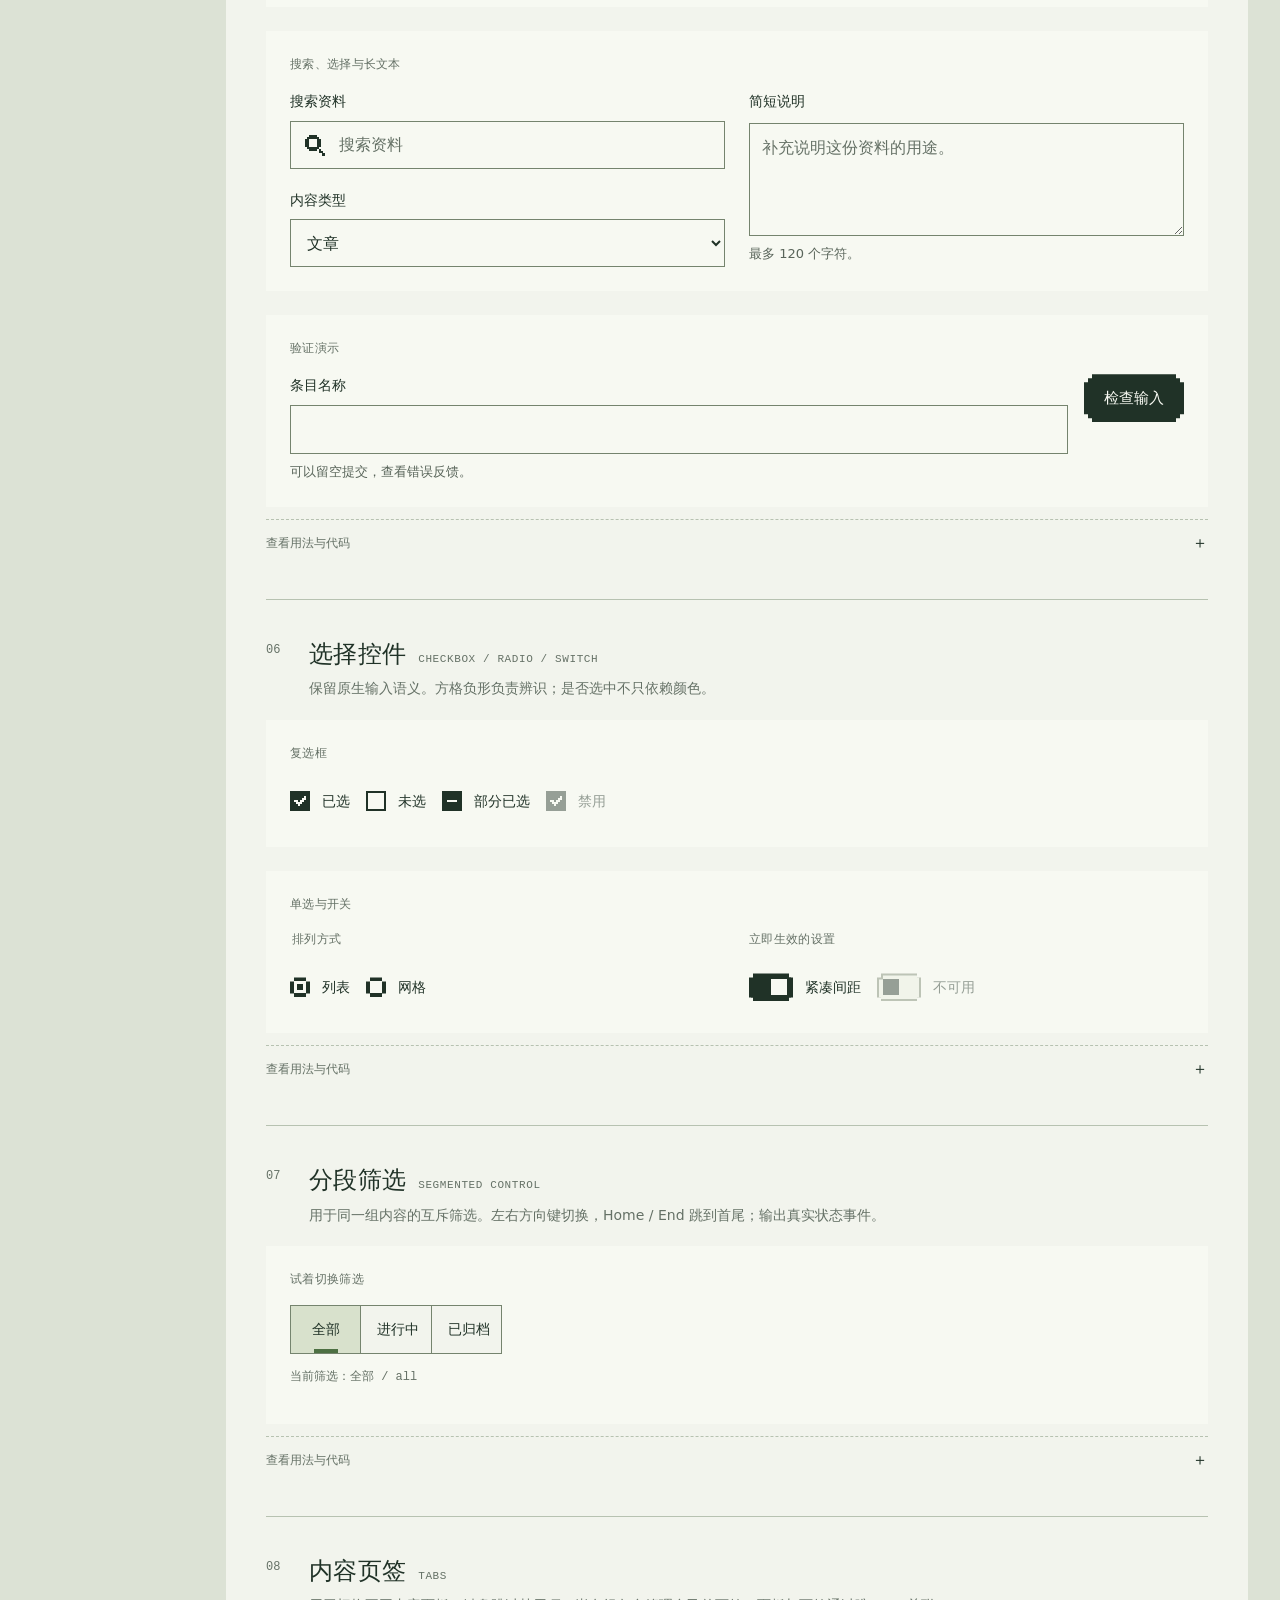
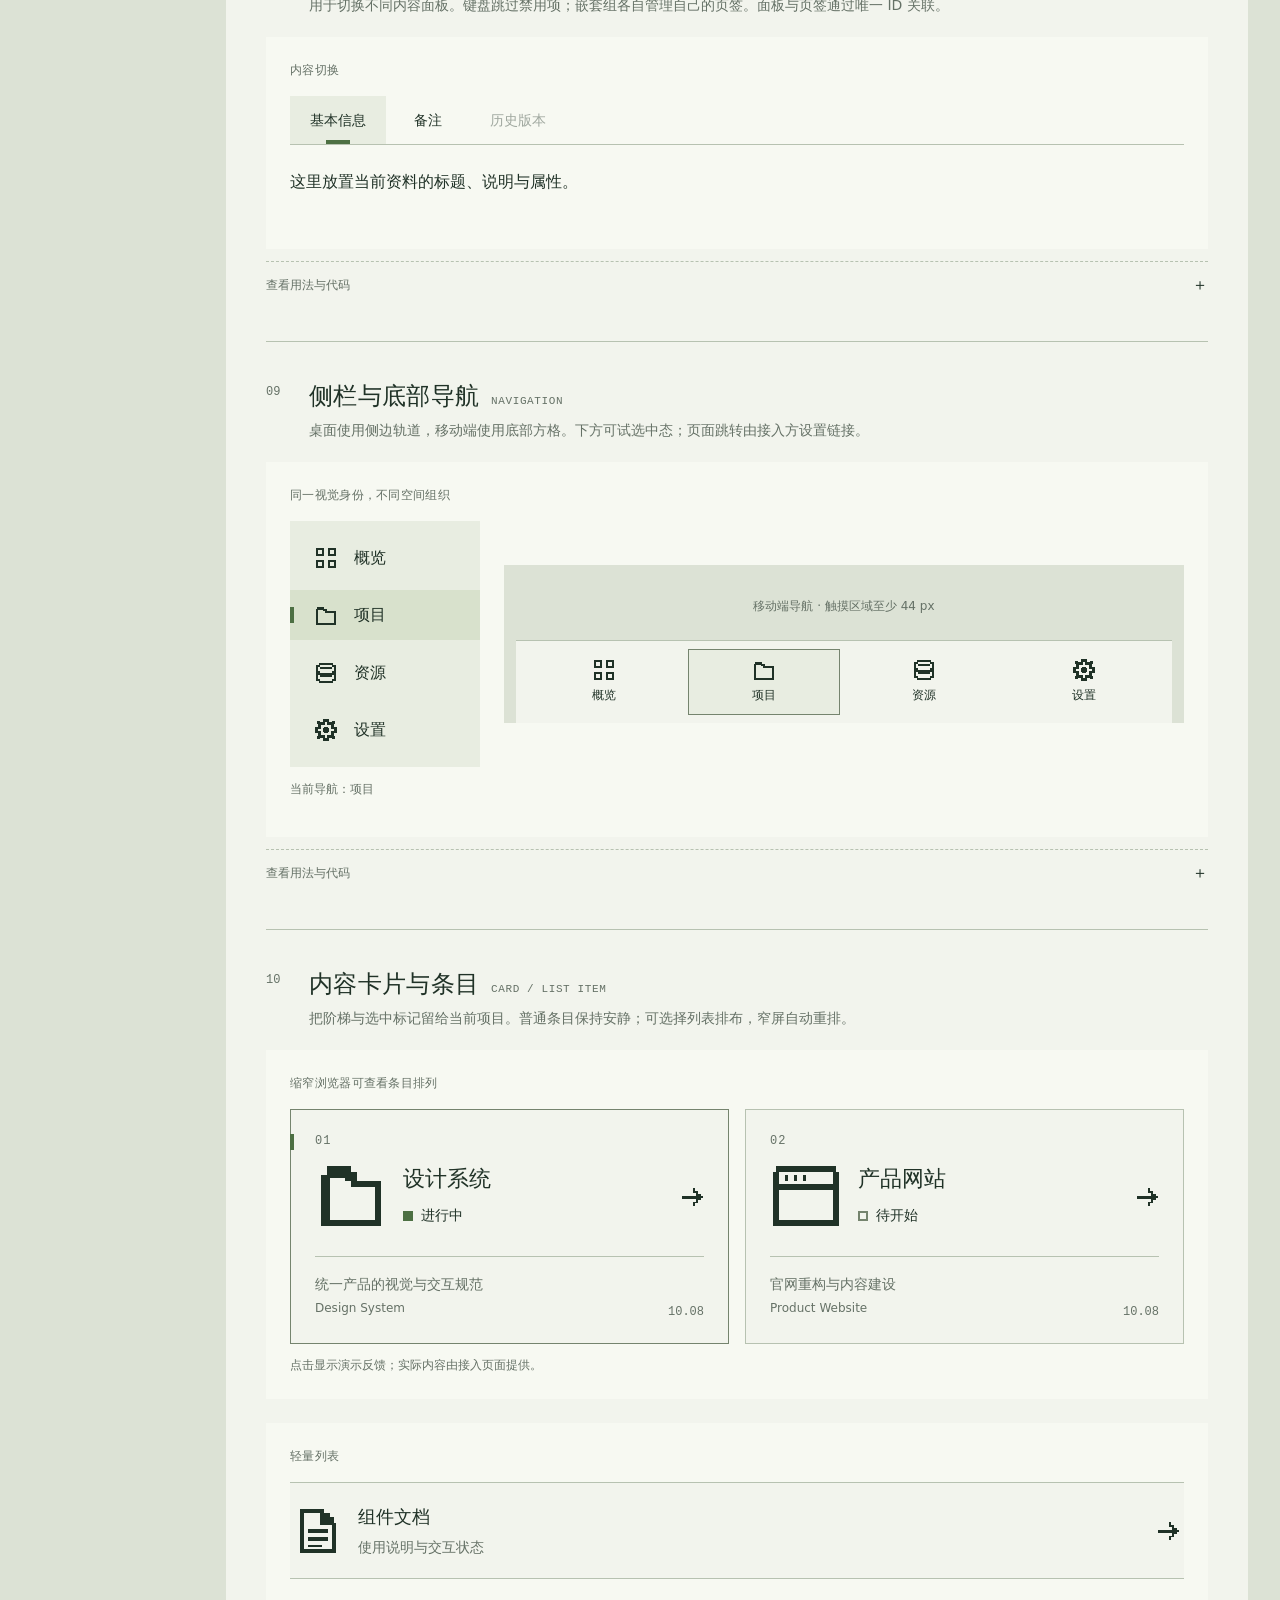
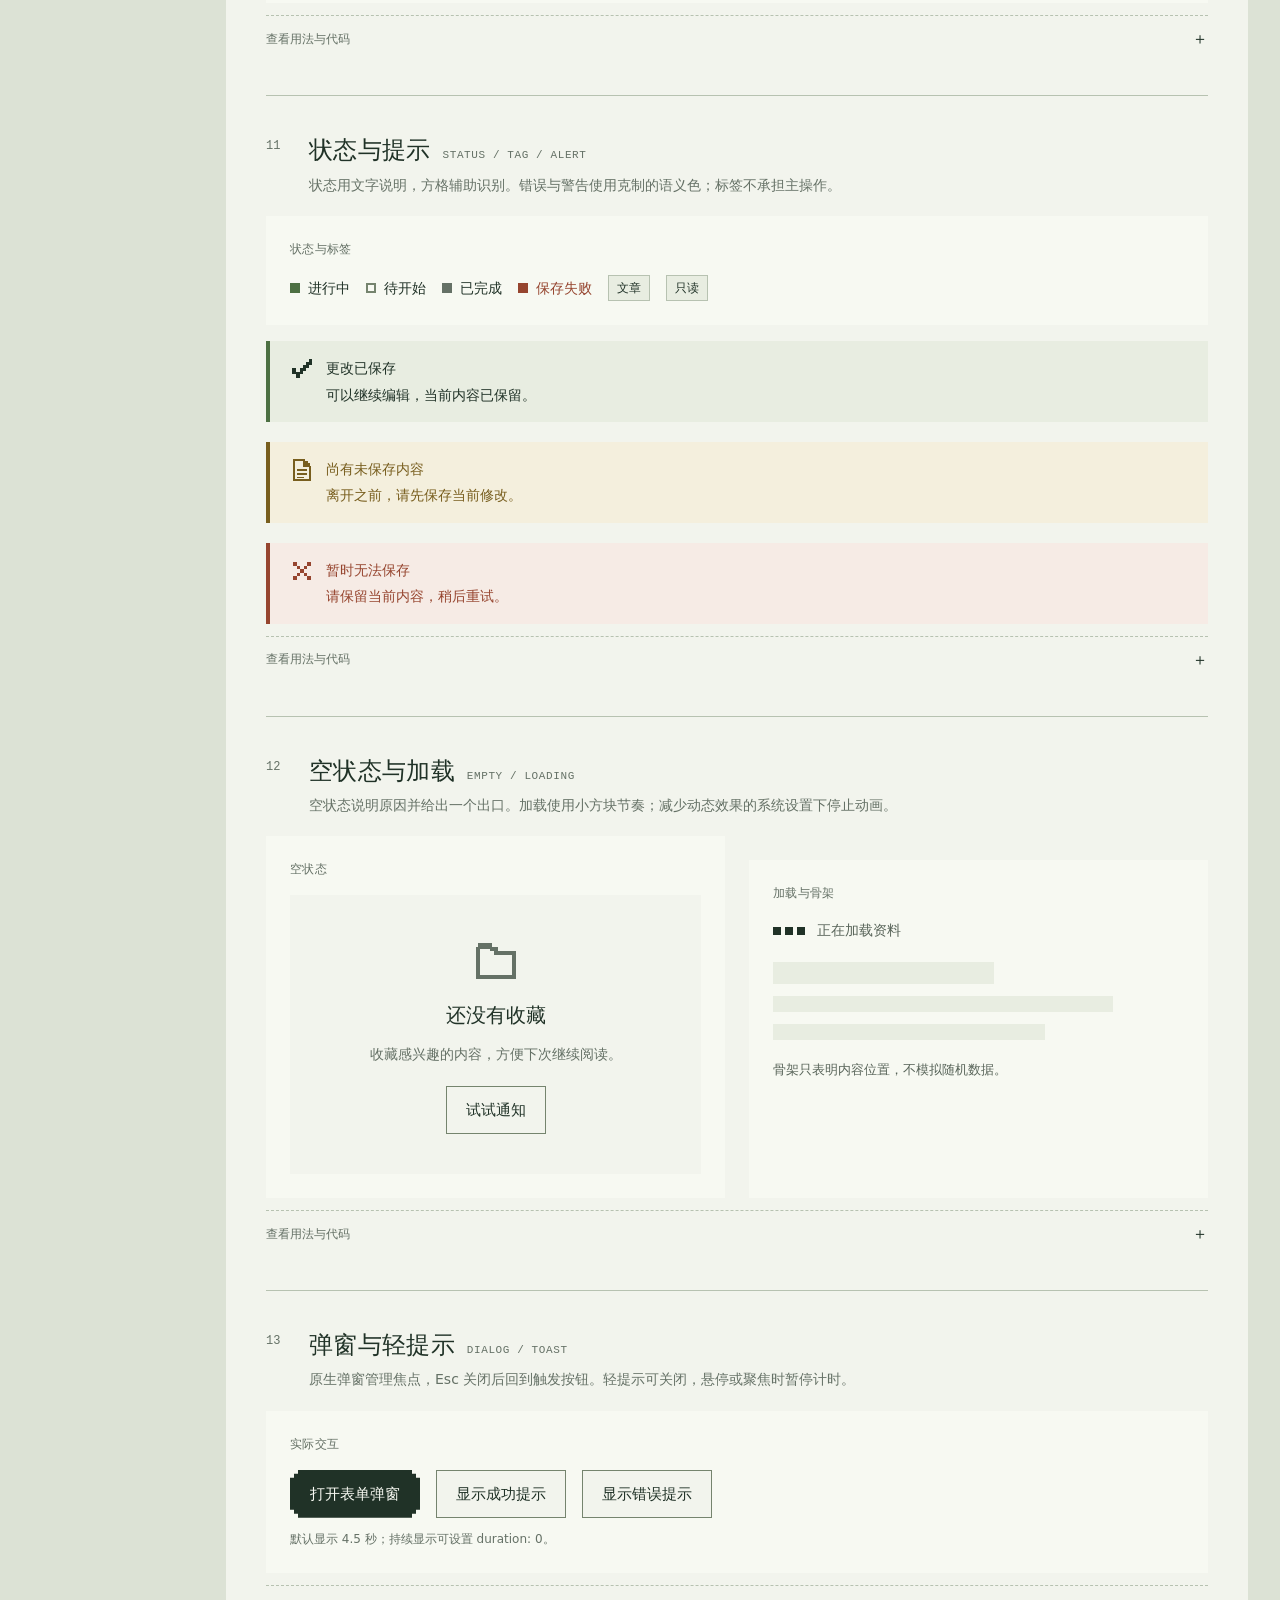
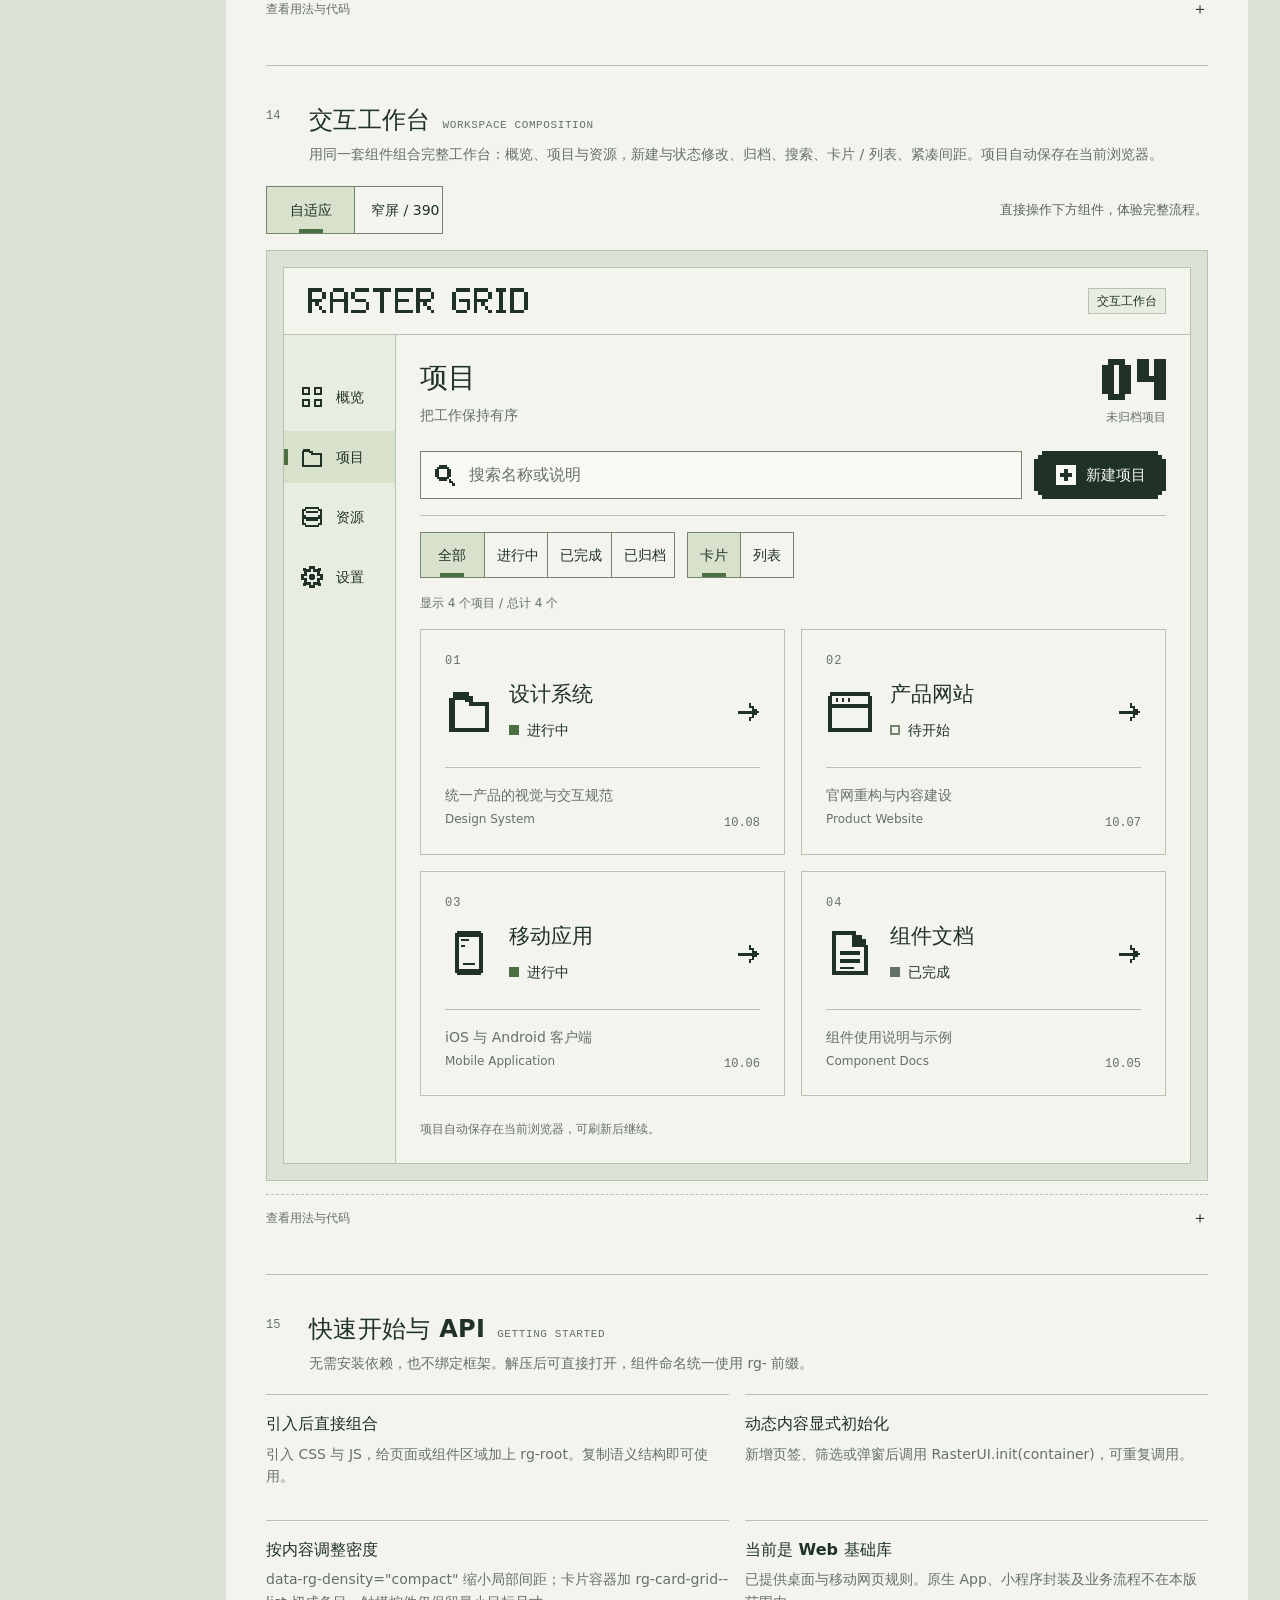
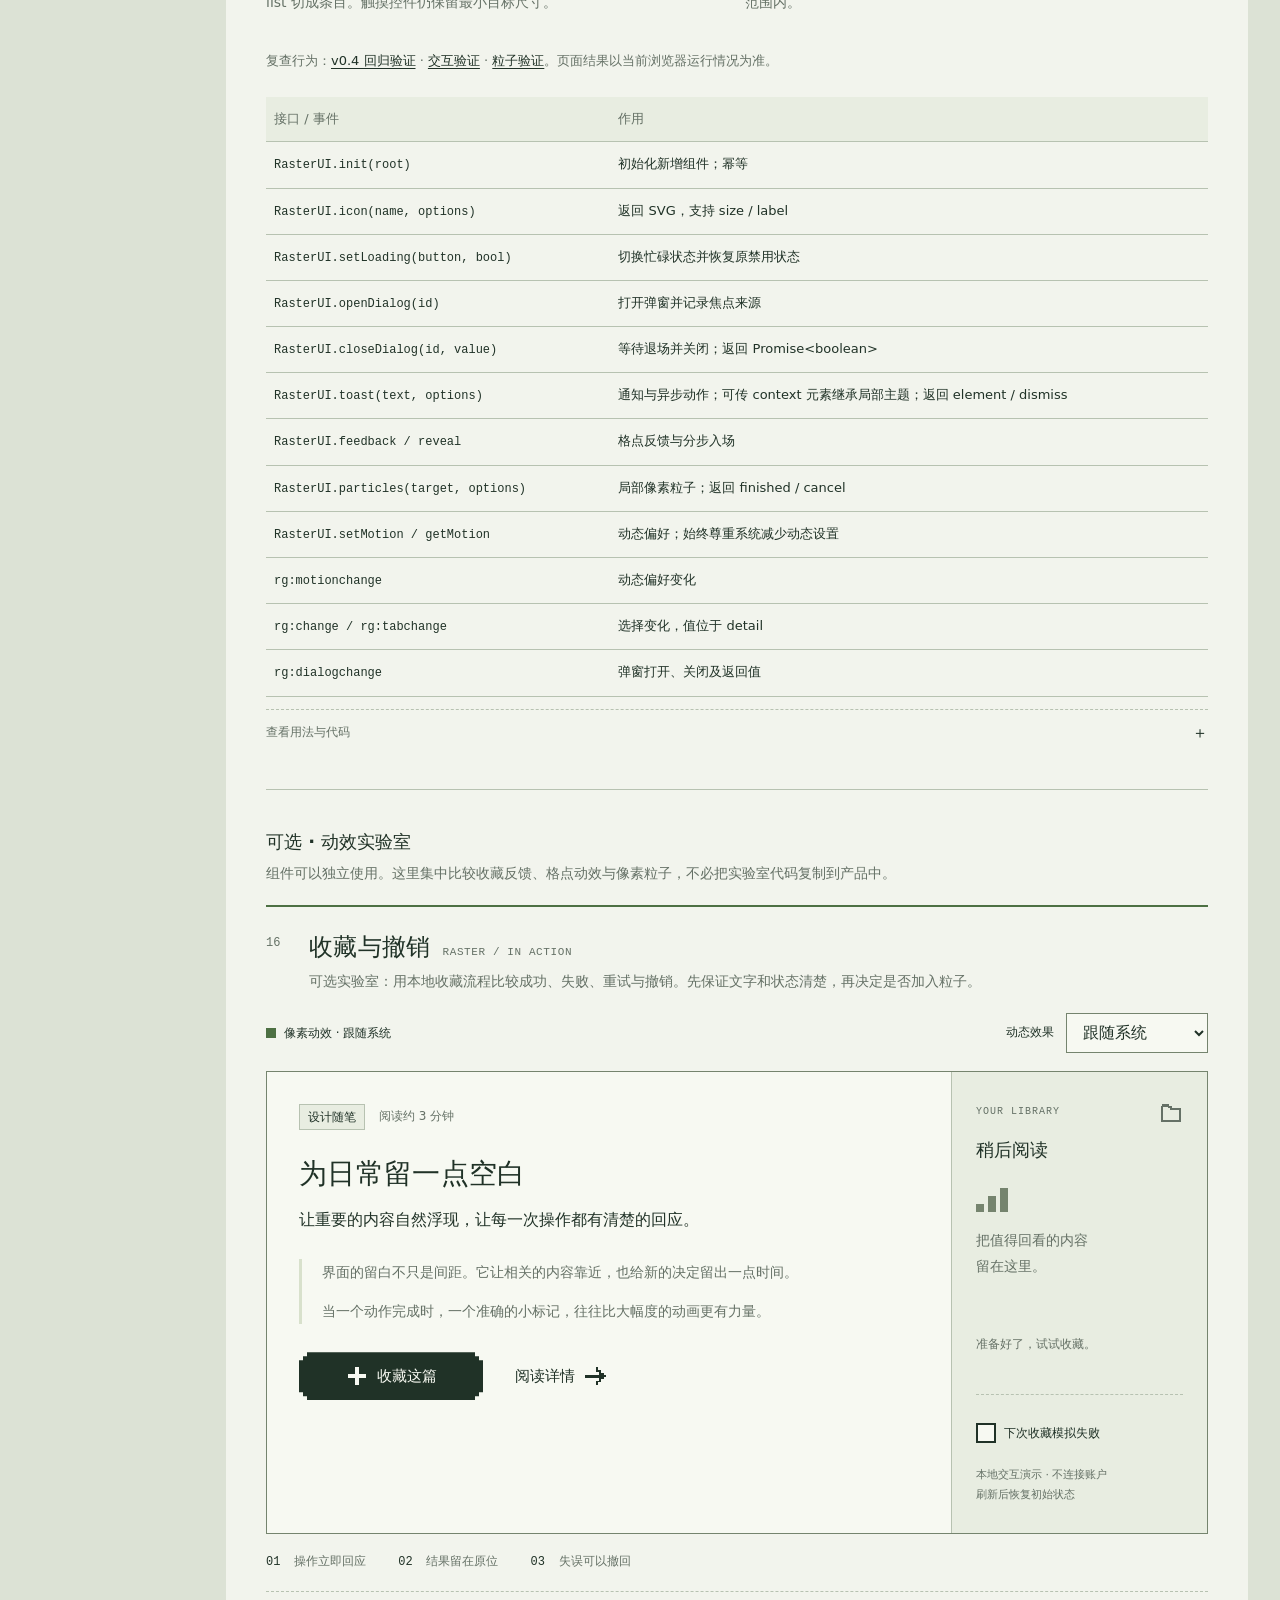
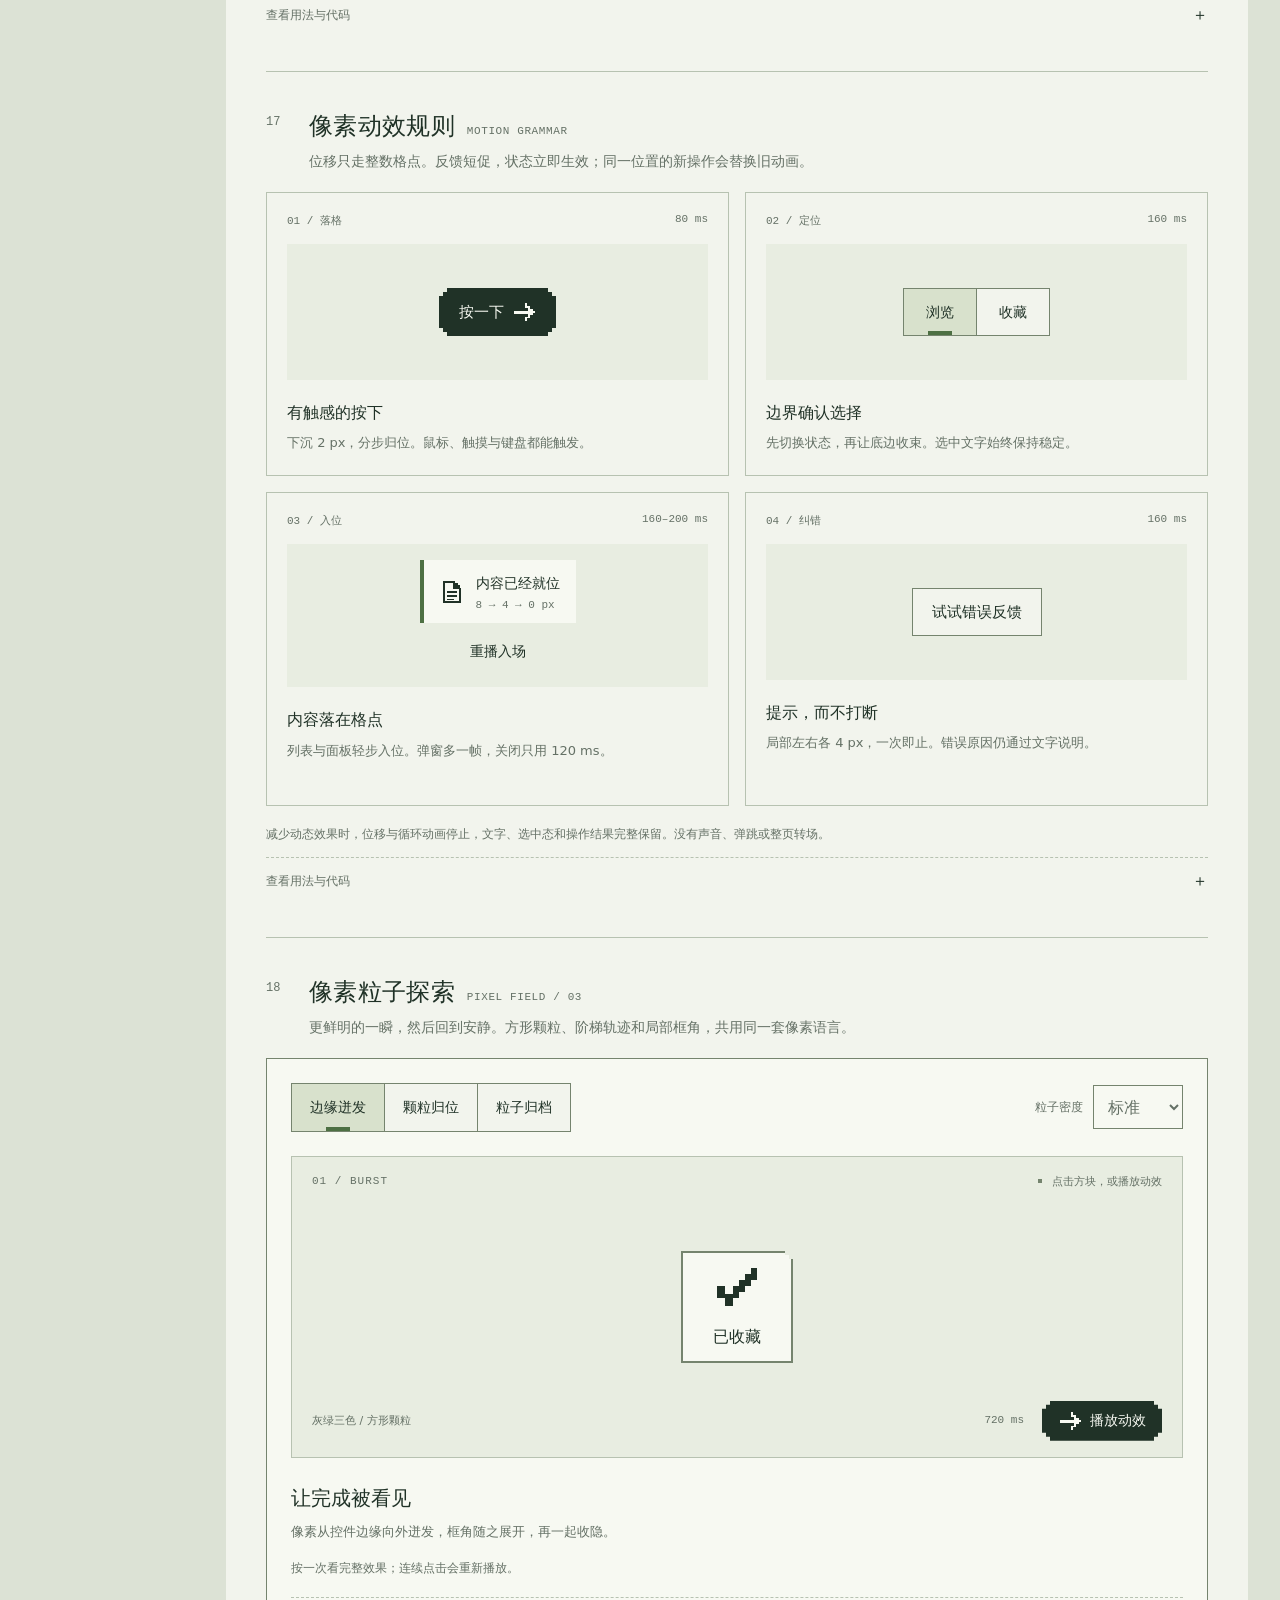
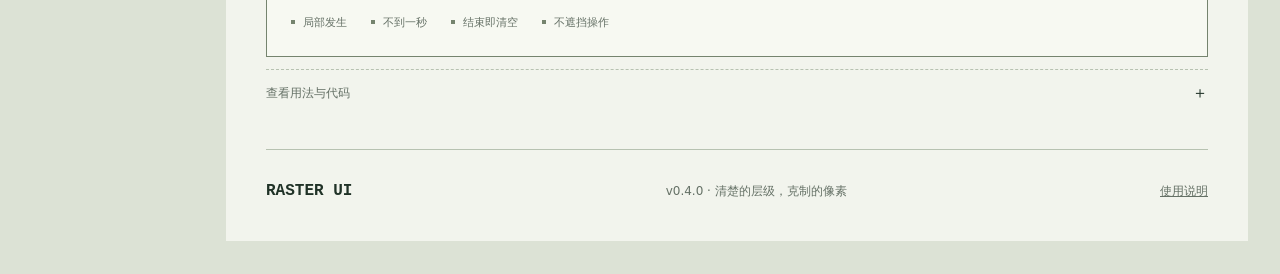
<file: raster-grid.html>
<!doctype html>
<html lang="zh-CN">
<head>
  <meta charset="utf-8">
  <meta name="viewport" content="width=device-width,initial-scale=1">
  <meta http-equiv="refresh" content="0;url=raster-ui/index.html#composition">
  <title>Raster UI · 已整合到组件库</title>
</head>
<body>
  <p>工作台已整合到 Raster UI 组件库。<a href="raster-ui/index.html#composition">打开完整组件库</a></p>
  <script>location.replace('raster-ui/index.html#composition');</script>
</body>
</html>
</file>
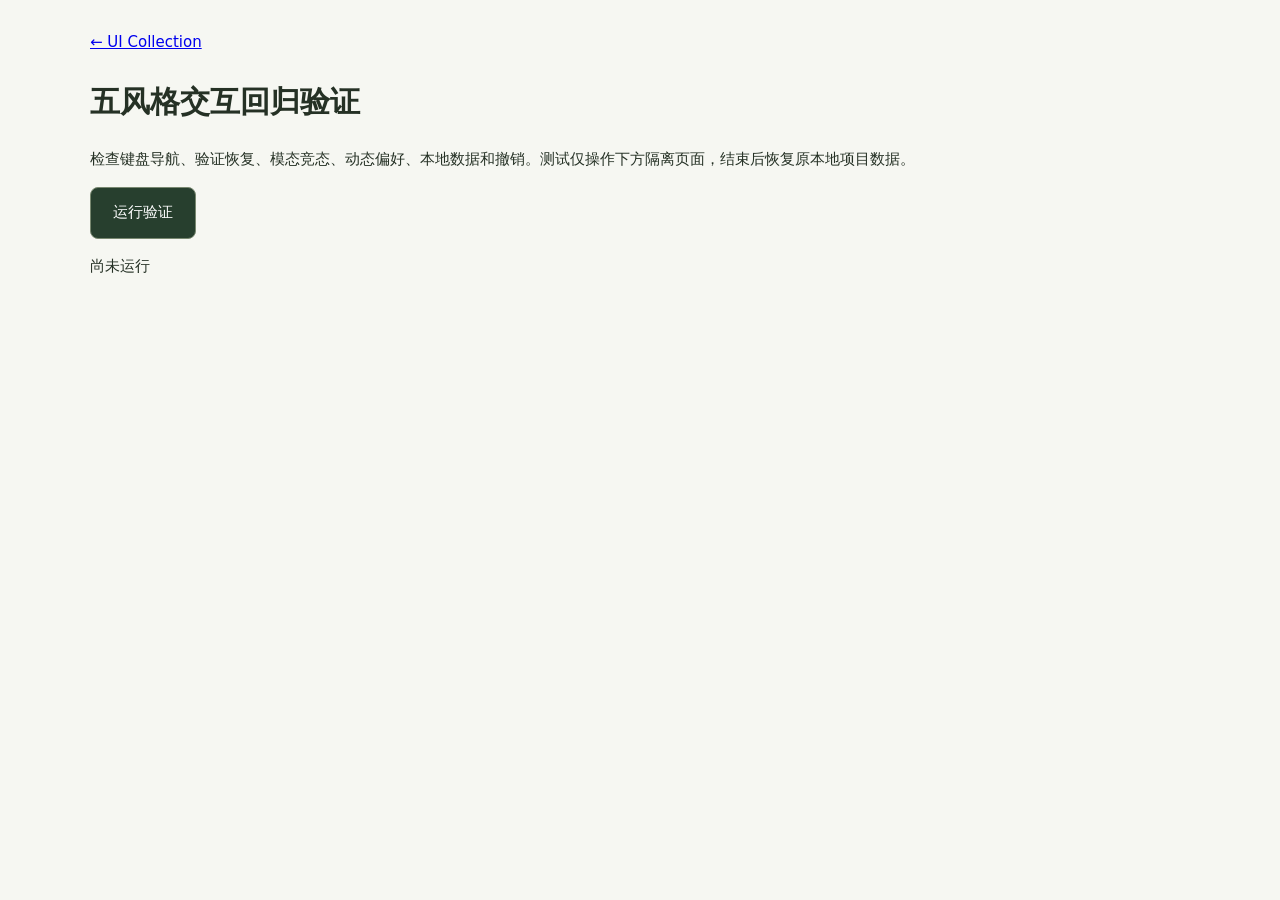
<file: design-kit/tests.html>
<!doctype html><html lang="zh-CN"><head><meta charset="utf-8"><meta name="viewport" content="width=device-width,initial-scale=1"><title>五风格交互回归验证</title><style>body{font:15px/1.7 system-ui,sans-serif;margin:30px;color:#253125;background:#f6f7f2}button{font:inherit;padding:12px 22px;border:1px solid #788870;border-radius:8px;background:#273f2e;color:white;cursor:pointer}pre{white-space:pre-wrap;font:13px/1.8 Consolas,monospace}iframe{width:100%;height:220px;border:1px solid #bac3b4;margin:12px 0}main{max-width:1100px;margin:auto}.failure{color:#a12129}</style><script defer src="tests.js"></script></head><body><main><a href="../index.html">← UI Collection</a><h1>五风格交互回归验证</h1><p>检查键盘导航、验证恢复、模态竞态、动态偏好、本地数据和撤销。测试仅操作下方隔离页面，结束后恢复原本地项目数据。</p><button type="button" id="run">运行验证</button><p id="summary" role="status">尚未运行</p><pre id="results"></pre><div id="frames"></div></main></body></html>
</file>
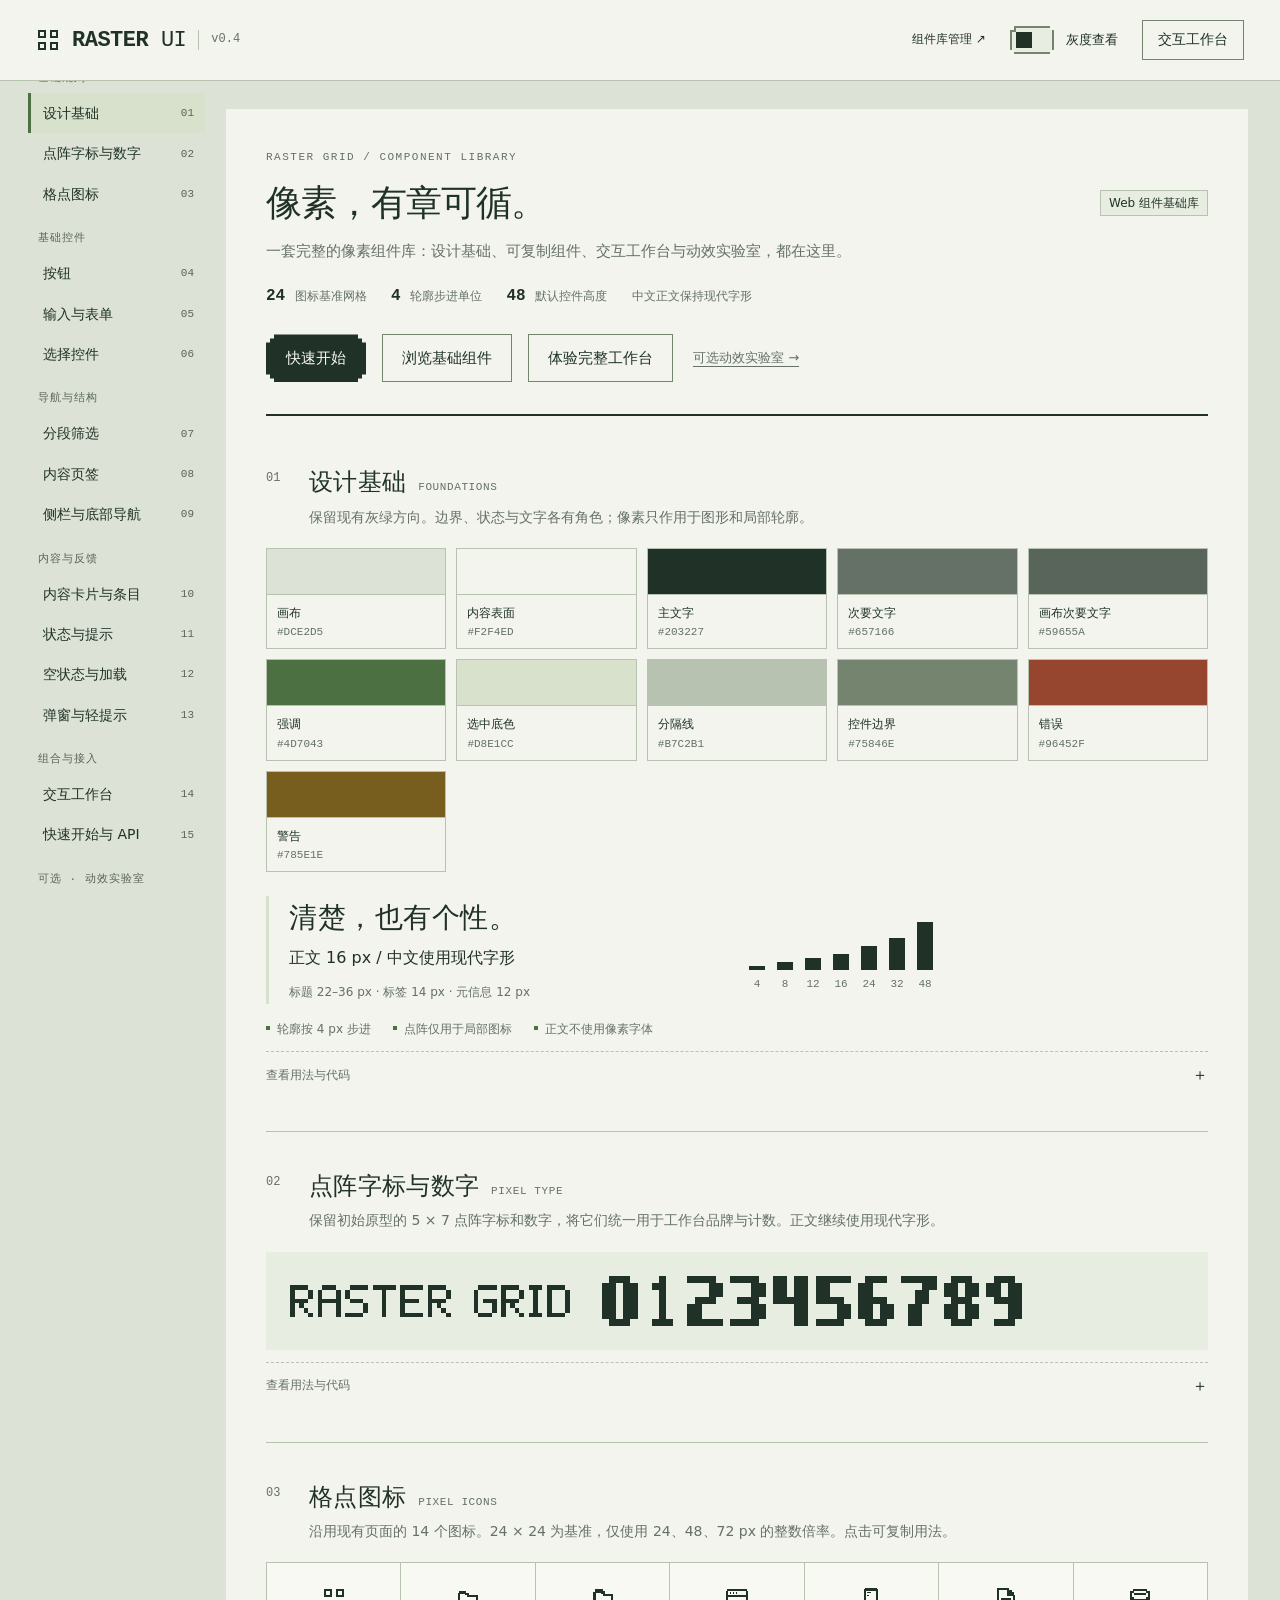
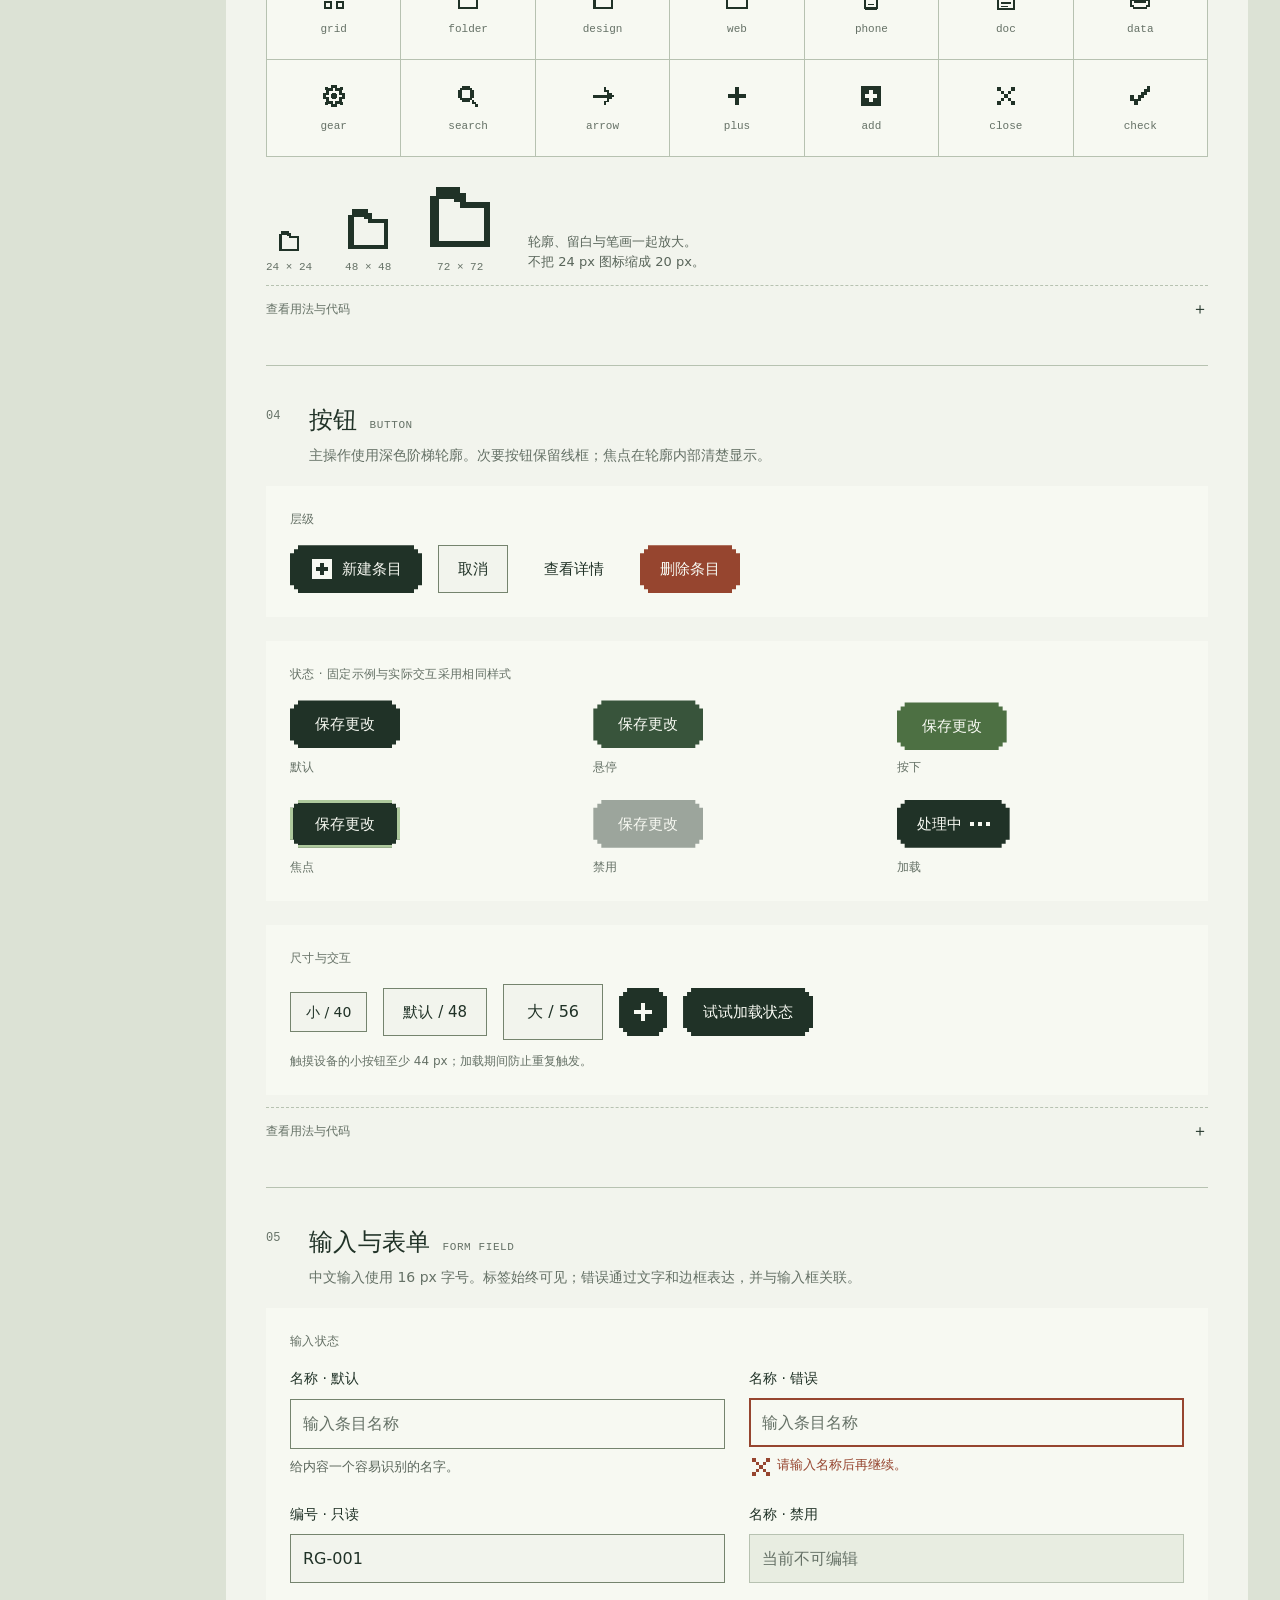
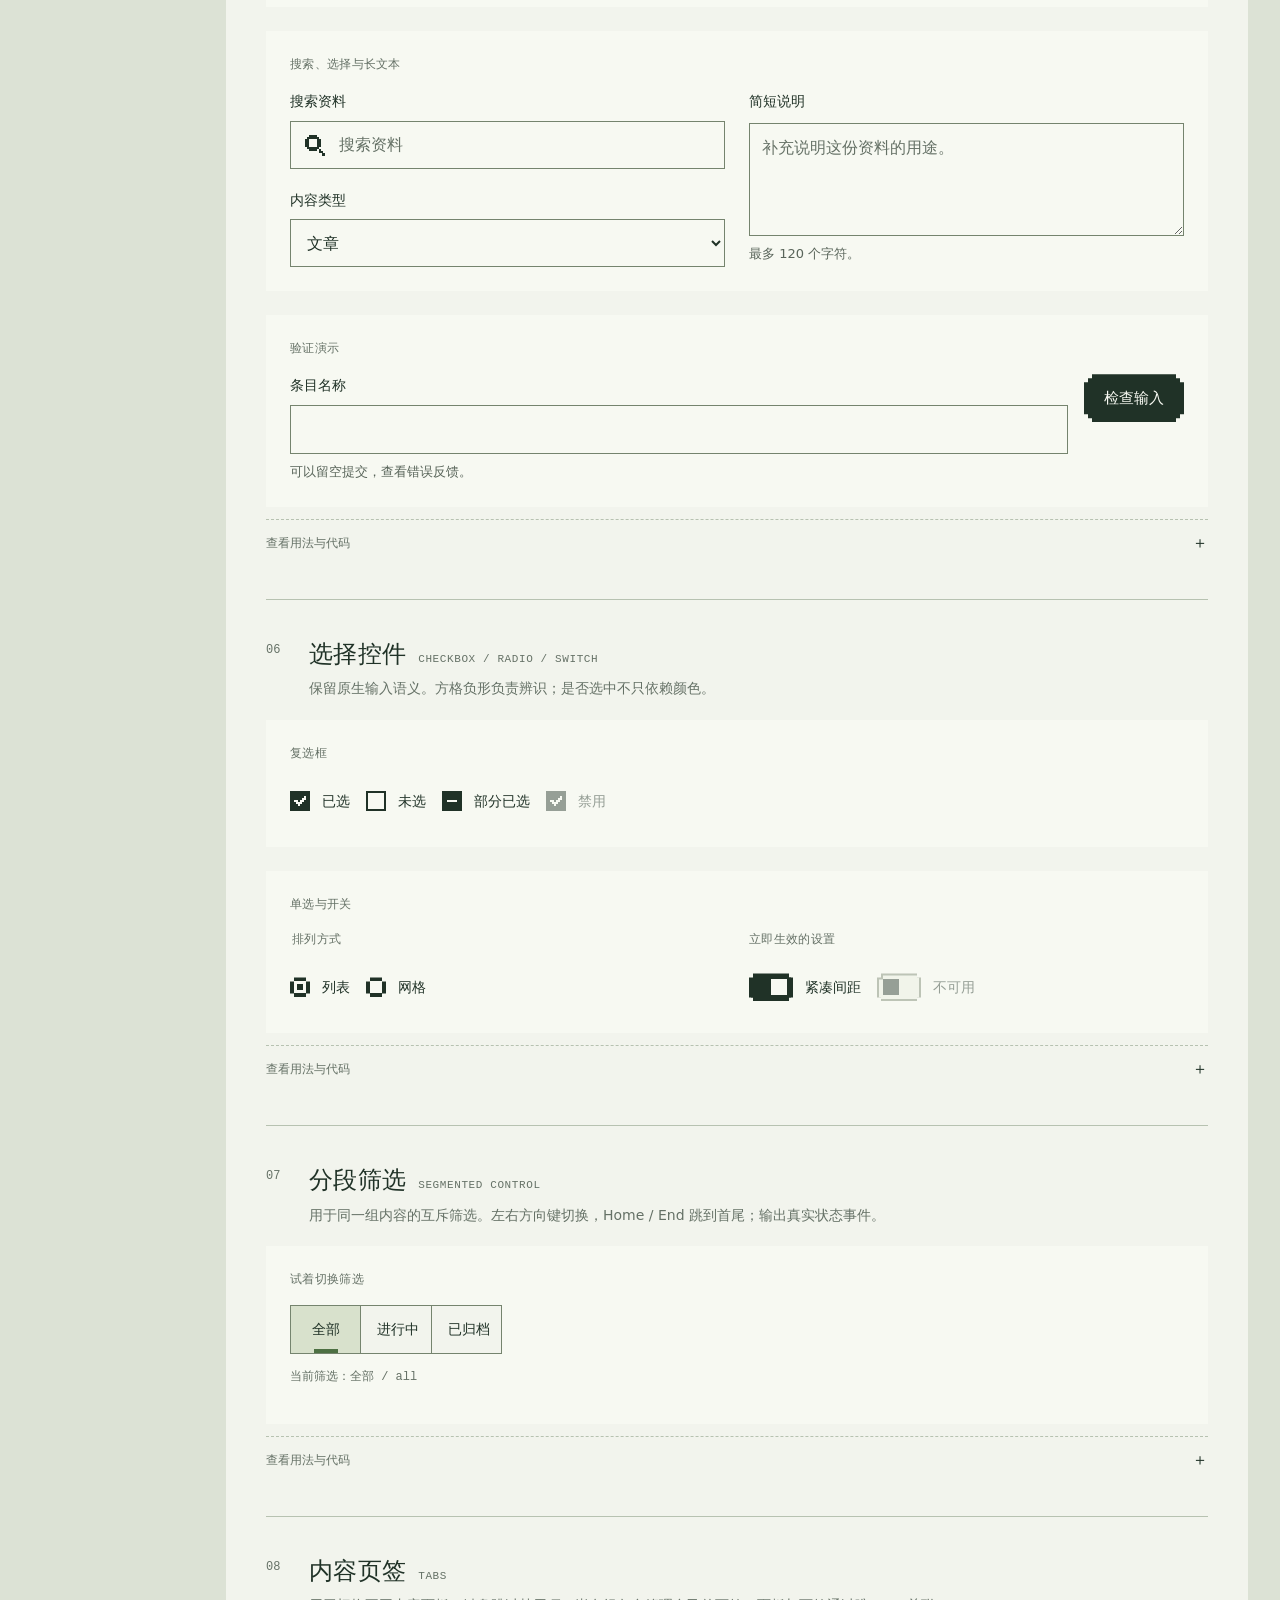
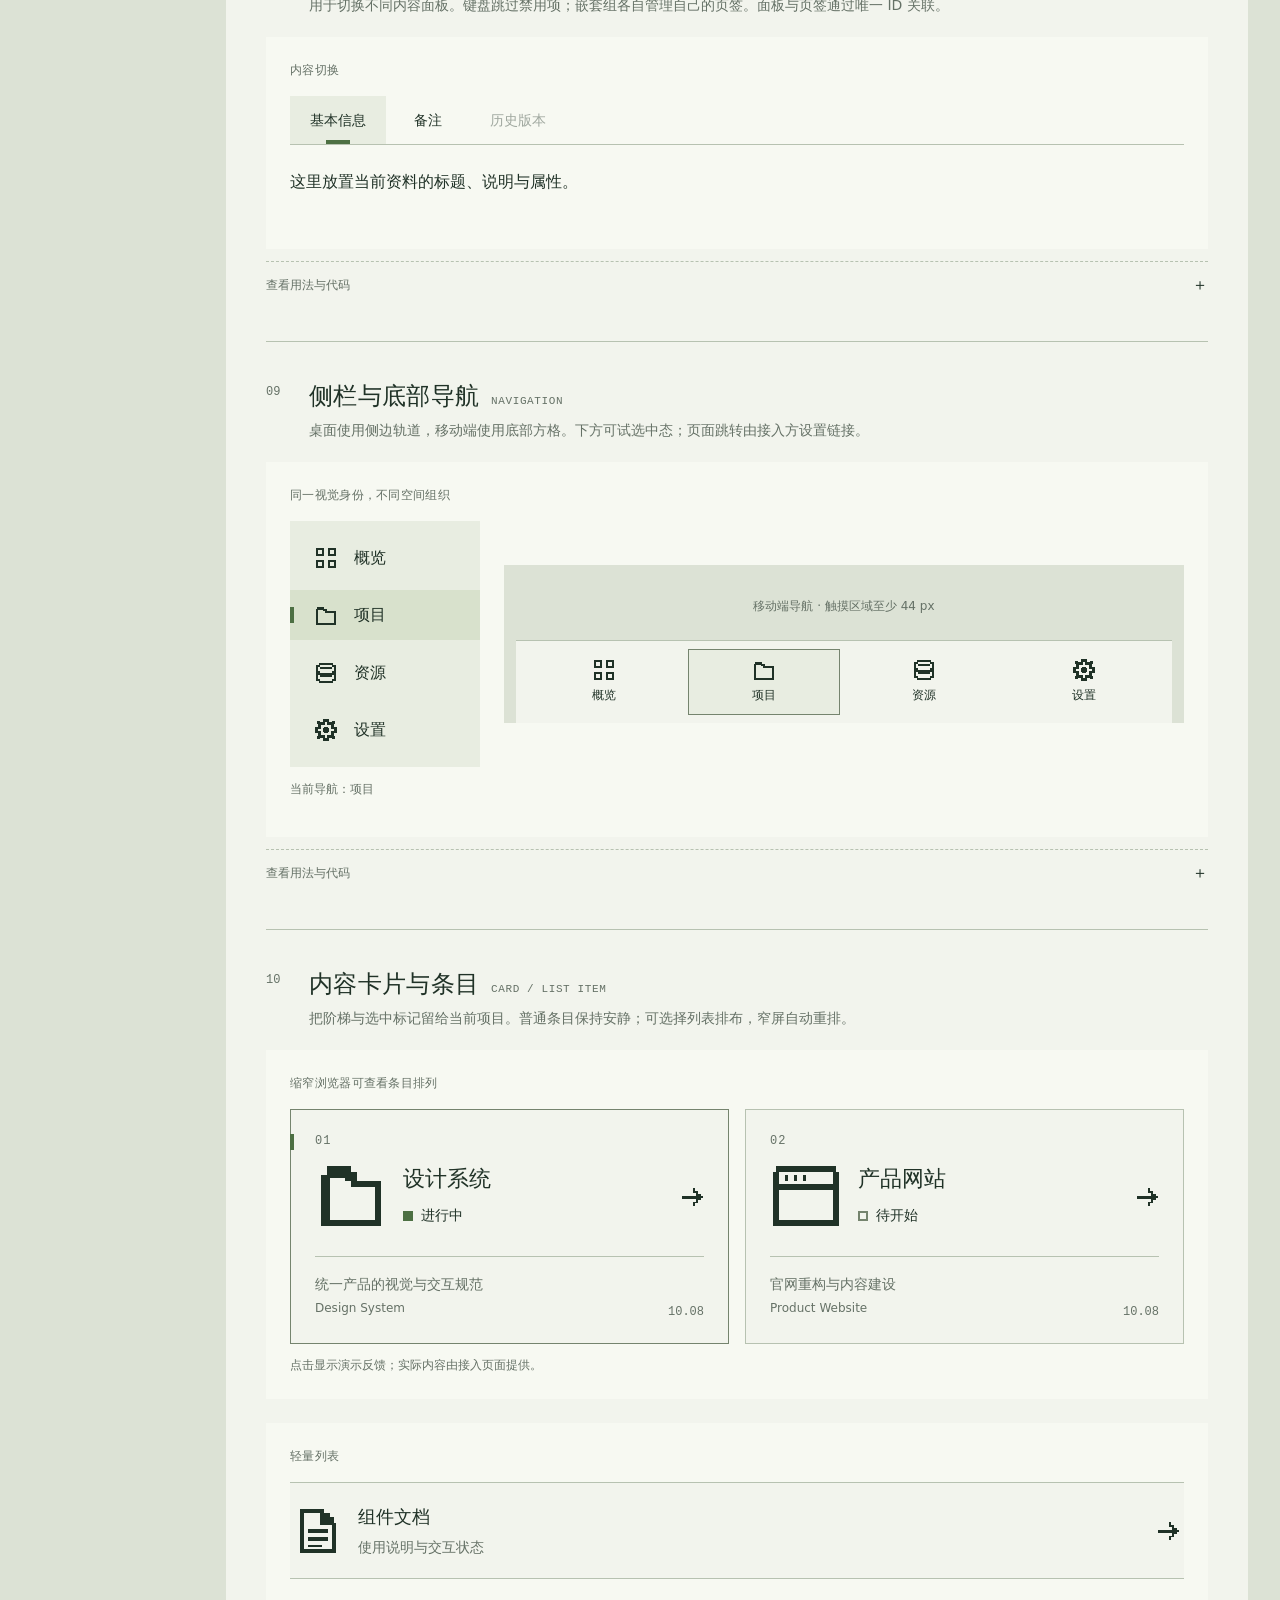
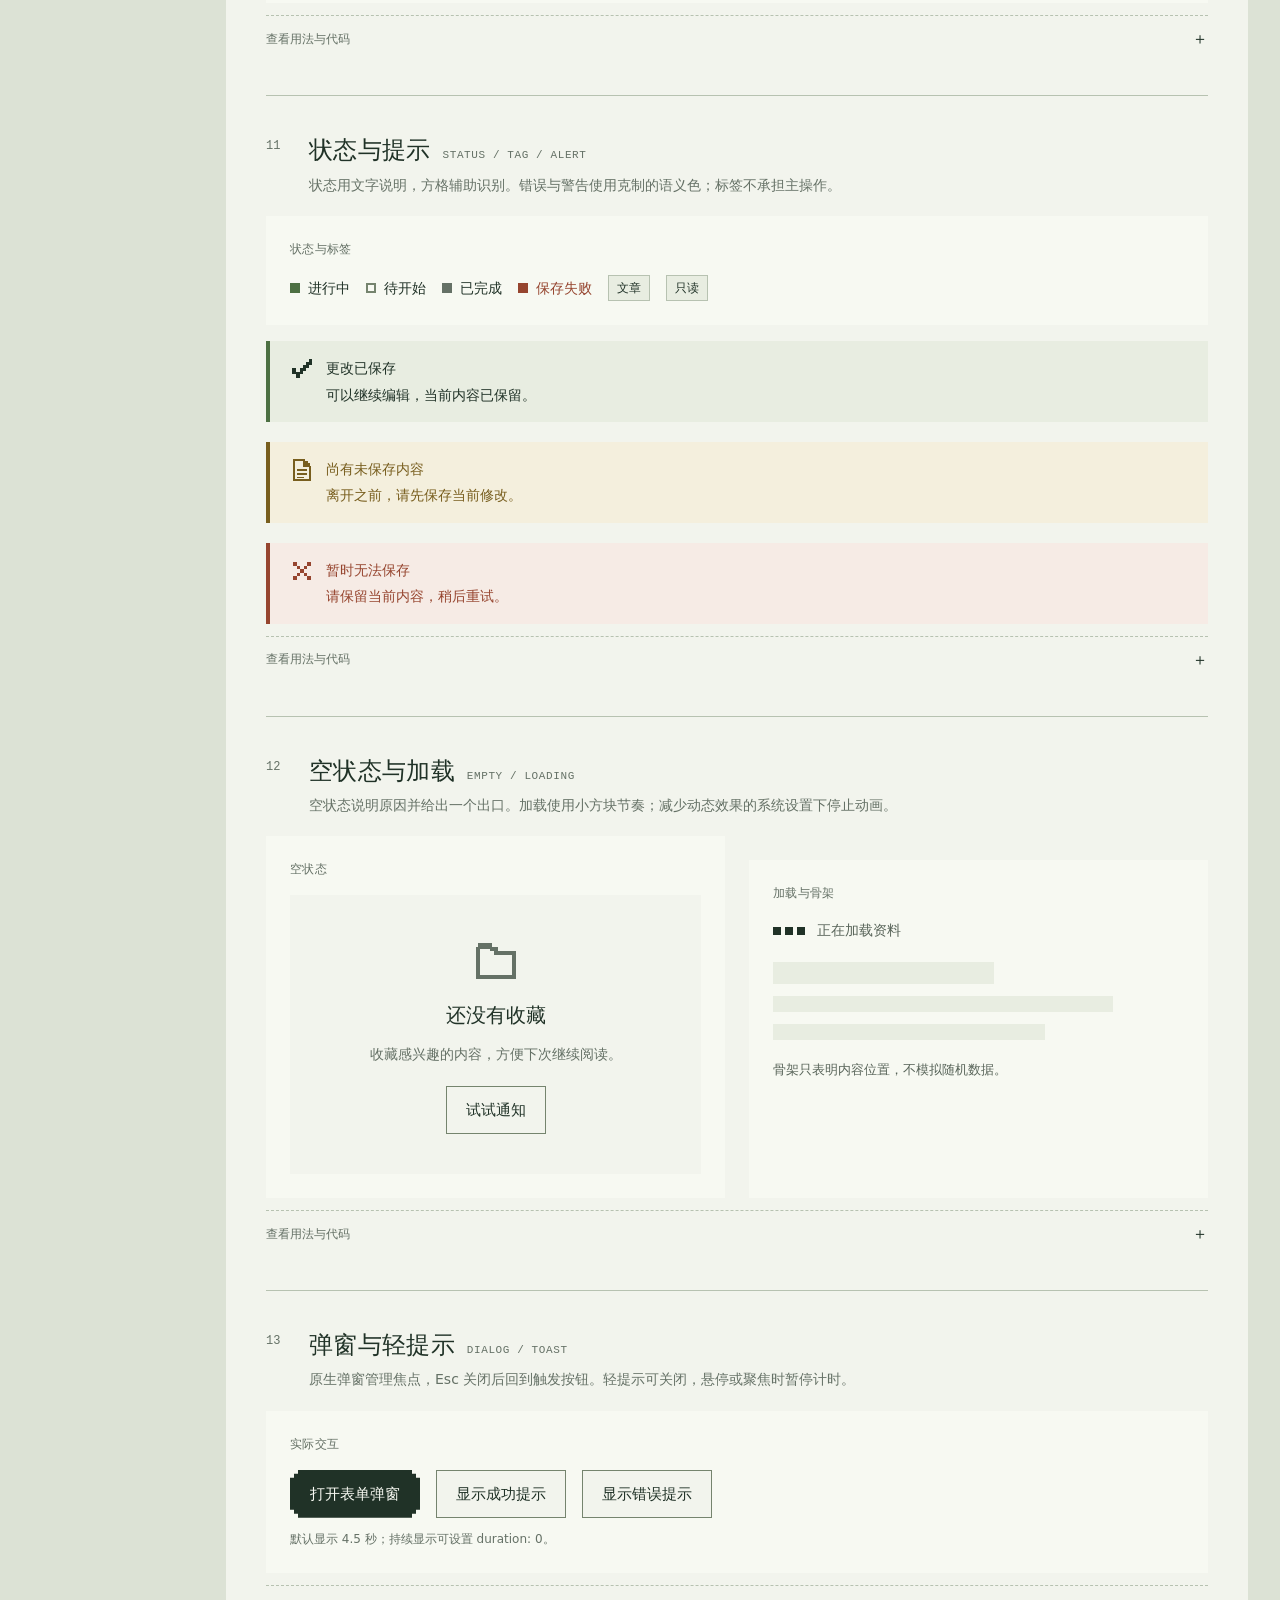
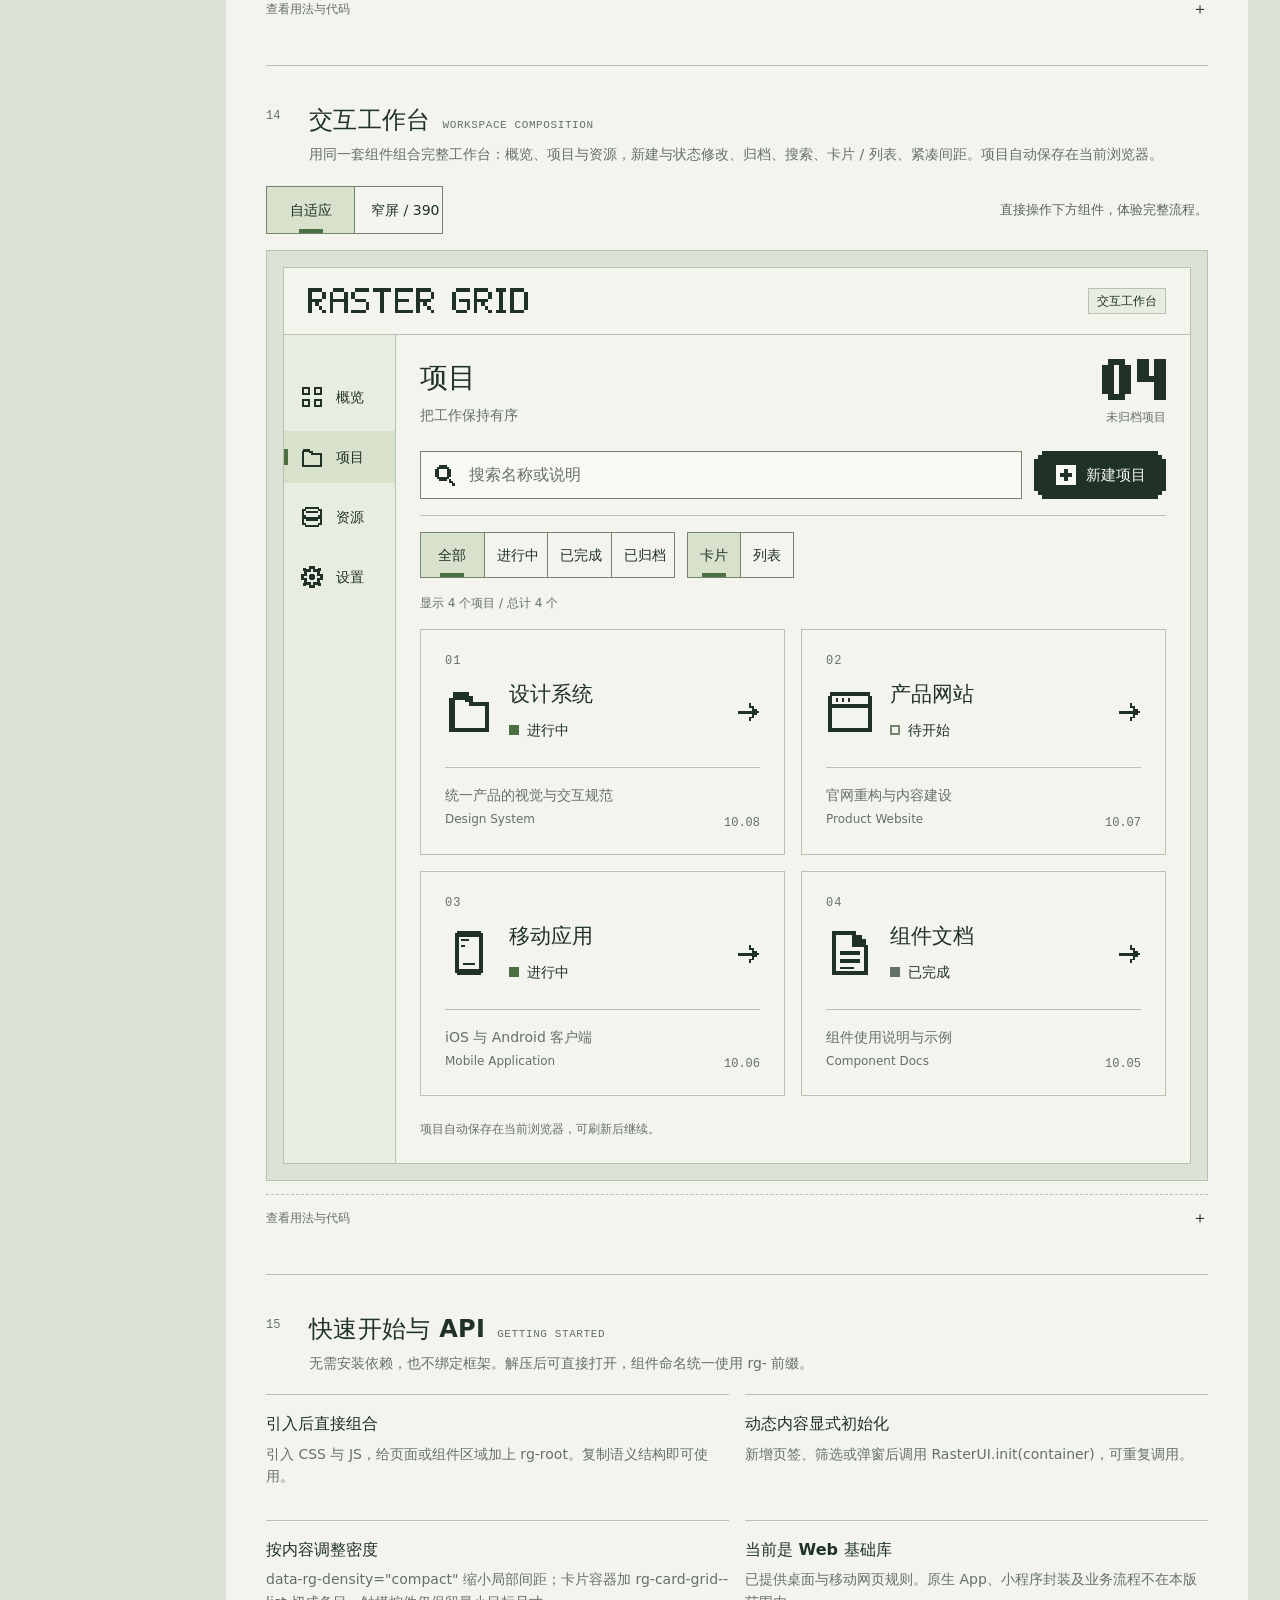
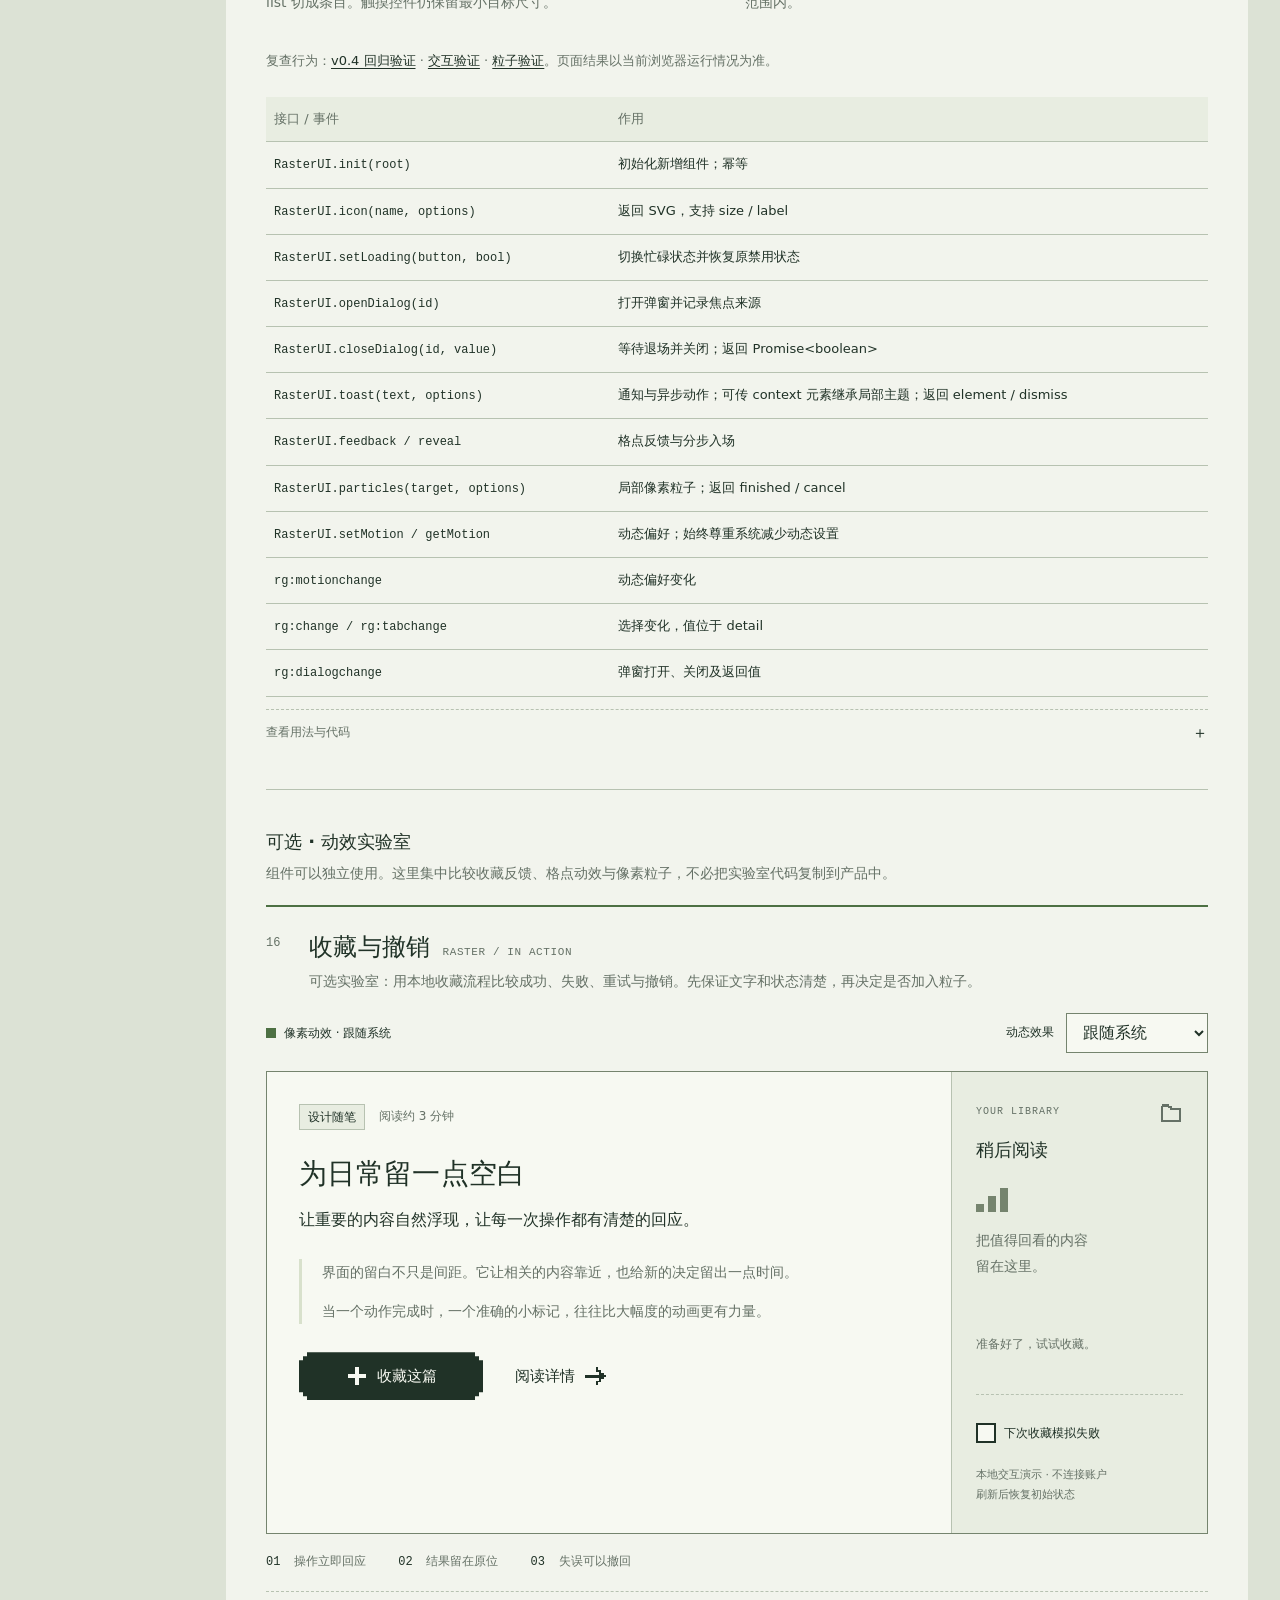
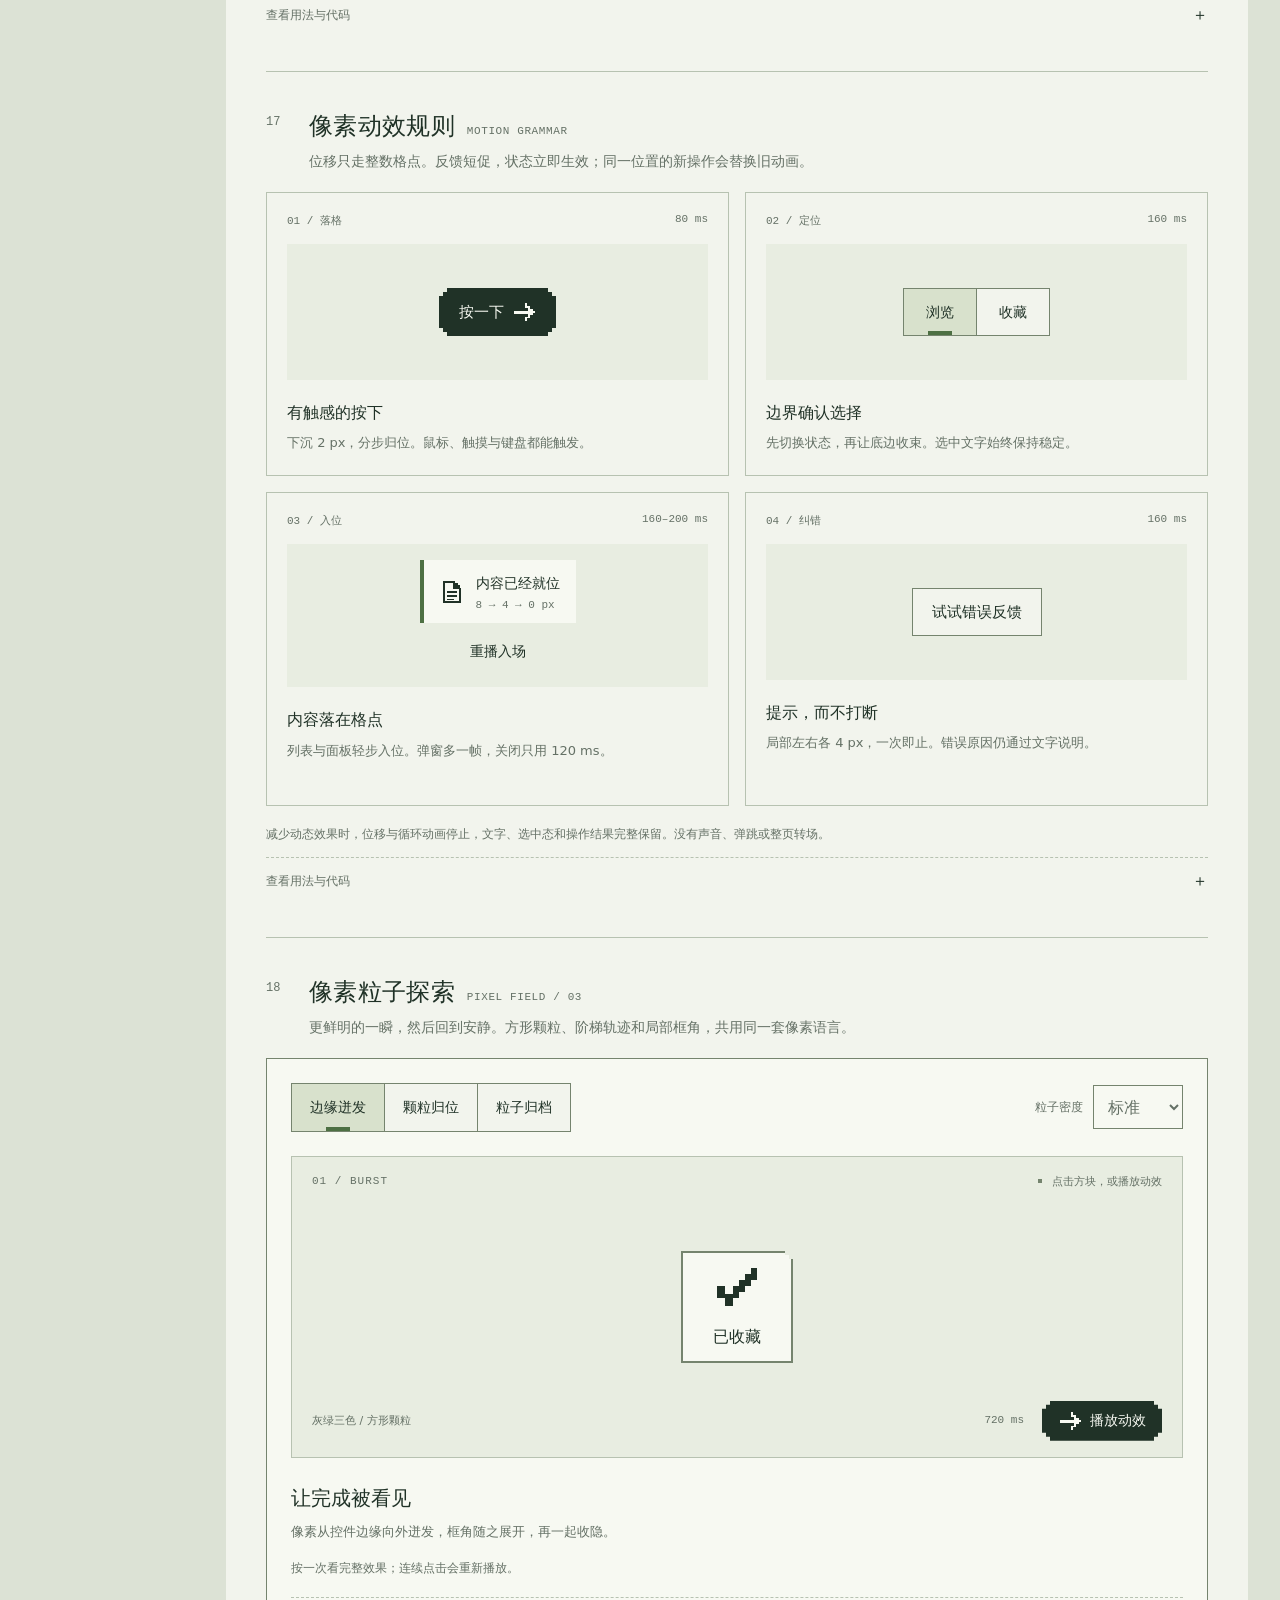
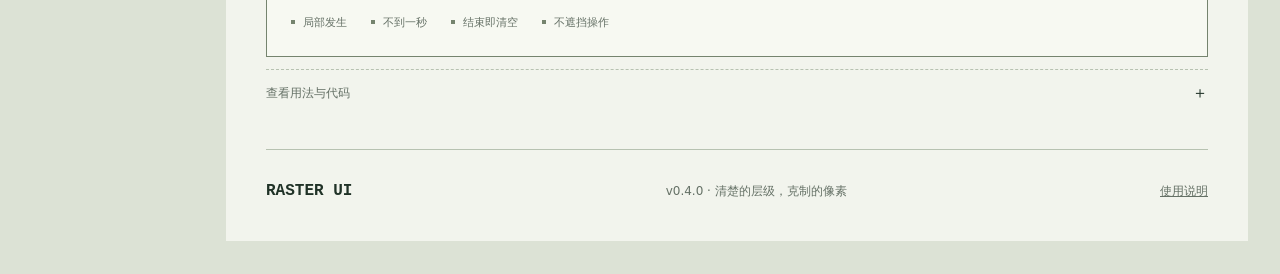
<file: raster-ui/examples/workspace.html>
<!doctype html>
<html lang="zh-CN">
<head>
  <meta charset="utf-8">
  <meta name="viewport" content="width=device-width,initial-scale=1">
  <meta http-equiv="refresh" content="0;url=../index.html#composition">
  <title>Raster UI · 已整合到组件库</title>
</head>
<body>
  <p>工作台已整合到 Raster UI 组件库。<a href="../index.html#composition">打开完整组件库</a></p>
  <script>location.replace('../index.html#composition');</script>
</body>
</html>
</file>
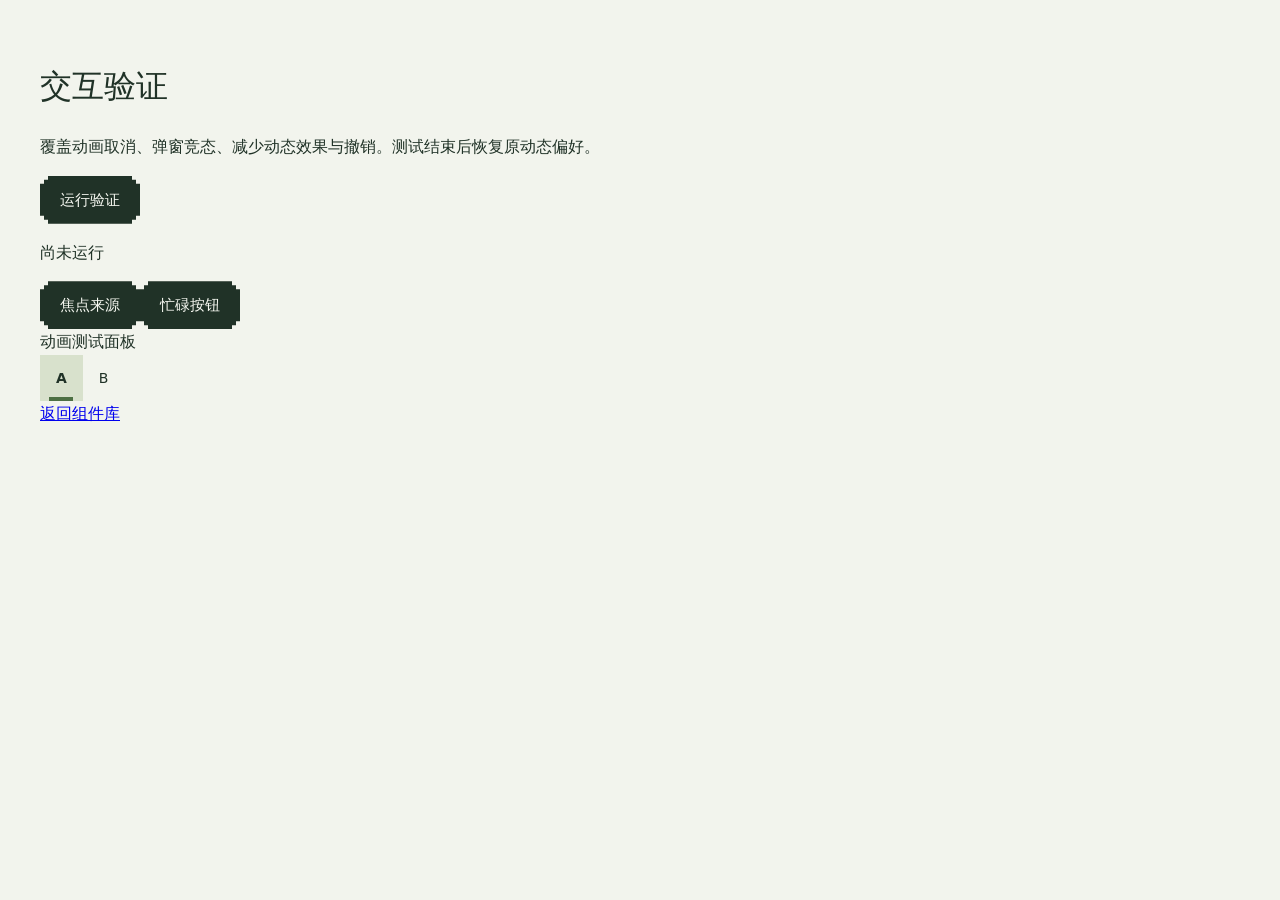
<file: raster-ui/tests/motion.html>
<!doctype html><html lang="zh-CN"><head><meta charset="utf-8"><meta name="viewport" content="width=device-width,initial-scale=1"><title>Raster UI 交互验证</title><link rel="stylesheet" href="../raster-ui.css"><script defer src="../raster-ui.js"></script><script defer src="motion-tests.js"></script></head><body class="rg-root" style="padding:32px;background:var(--rg-surface)"><h1>交互验证</h1><p>覆盖动画取消、弹窗竞态、减少动态效果与撤销。测试结束后恢复原动态偏好。</p><button id="run" class="rg-button">运行验证</button><ol id="results" aria-live="polite"></ol><p id="summary" role="status">尚未运行</p><div id="fixture"><button id="origin" class="rg-button">焦点来源</button><button id="busy" class="rg-button" aria-label="原标签">忙碌按钮</button><div id="panel">动画测试面板</div><div data-rg-segmented id="segments" aria-label="测试筛选"><button class="rg-segment" data-value="a" aria-pressed="true">A</button><button class="rg-segment" data-value="b" aria-pressed="false">B</button></div><dialog class="rg-dialog rg-root" id="dialog" aria-labelledby="dialog-title"><h2 id="dialog-title">验证弹窗</h2><form method="dialog"><input class="rg-input" aria-label="测试输入" autofocus><button class="rg-button" value="submitted">提交</button></form></dialog></div><a href="../index.html#experience">返回组件库</a></body></html>
</file>
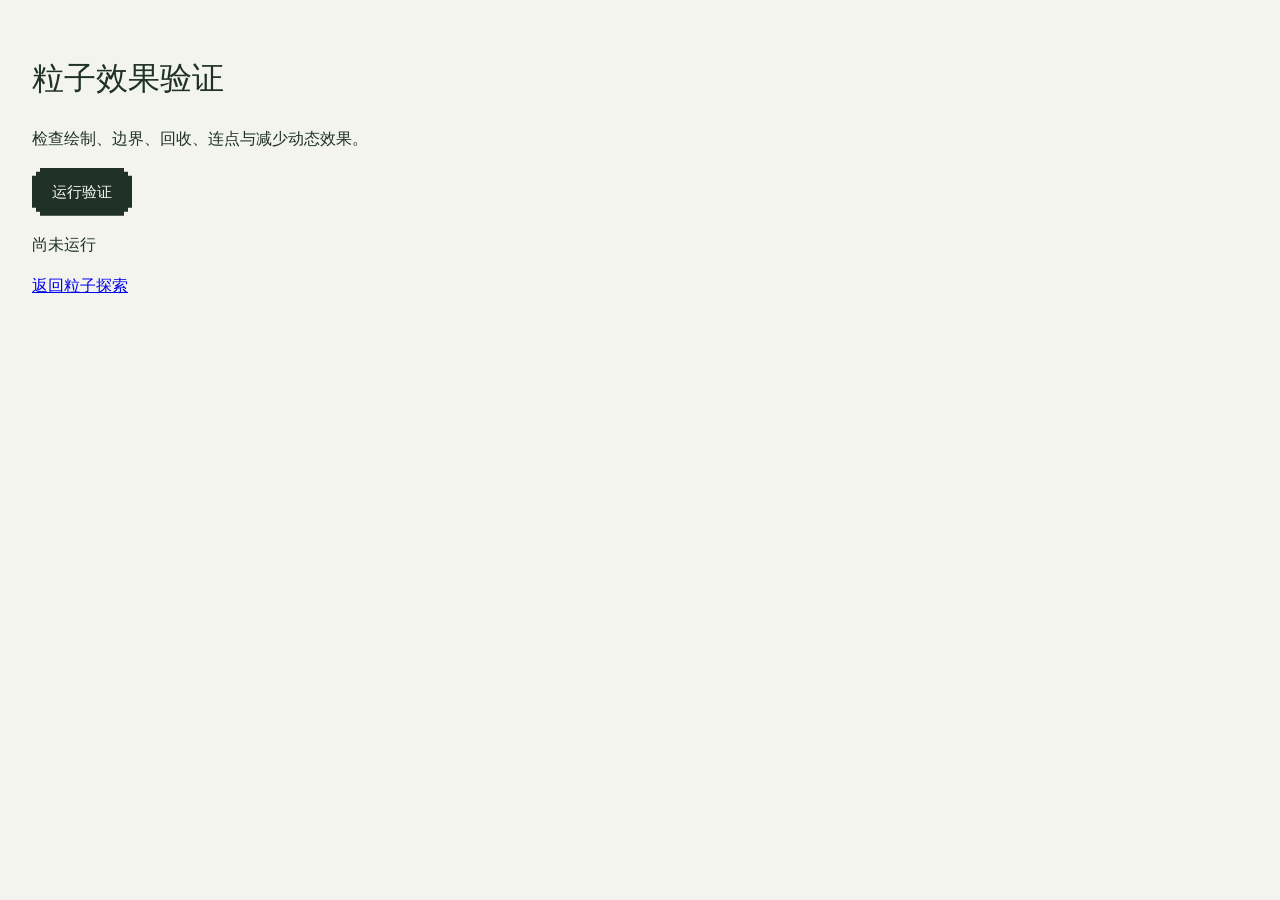
<file: raster-ui/tests/particles.html>
<!doctype html><html lang="zh-CN"><head><meta charset="utf-8"><meta name="viewport" content="width=device-width,initial-scale=1"><title>Raster UI 粒子验证</title><link rel="stylesheet" href="../raster-ui.css"><script defer src="../raster-ui.js"></script><script defer src="particles-tests.js"></script></head><body class="rg-root" style="padding:24px;background:var(--rg-surface)"><h1>粒子效果验证</h1><p>检查绘制、边界、回收、连点与减少动态效果。</p><button class="rg-button" id="run">运行验证</button><ol id="results"></ol><p id="summary" role="status">尚未运行</p><a href="../index.html#particles">返回粒子探索</a></body></html>
</file>
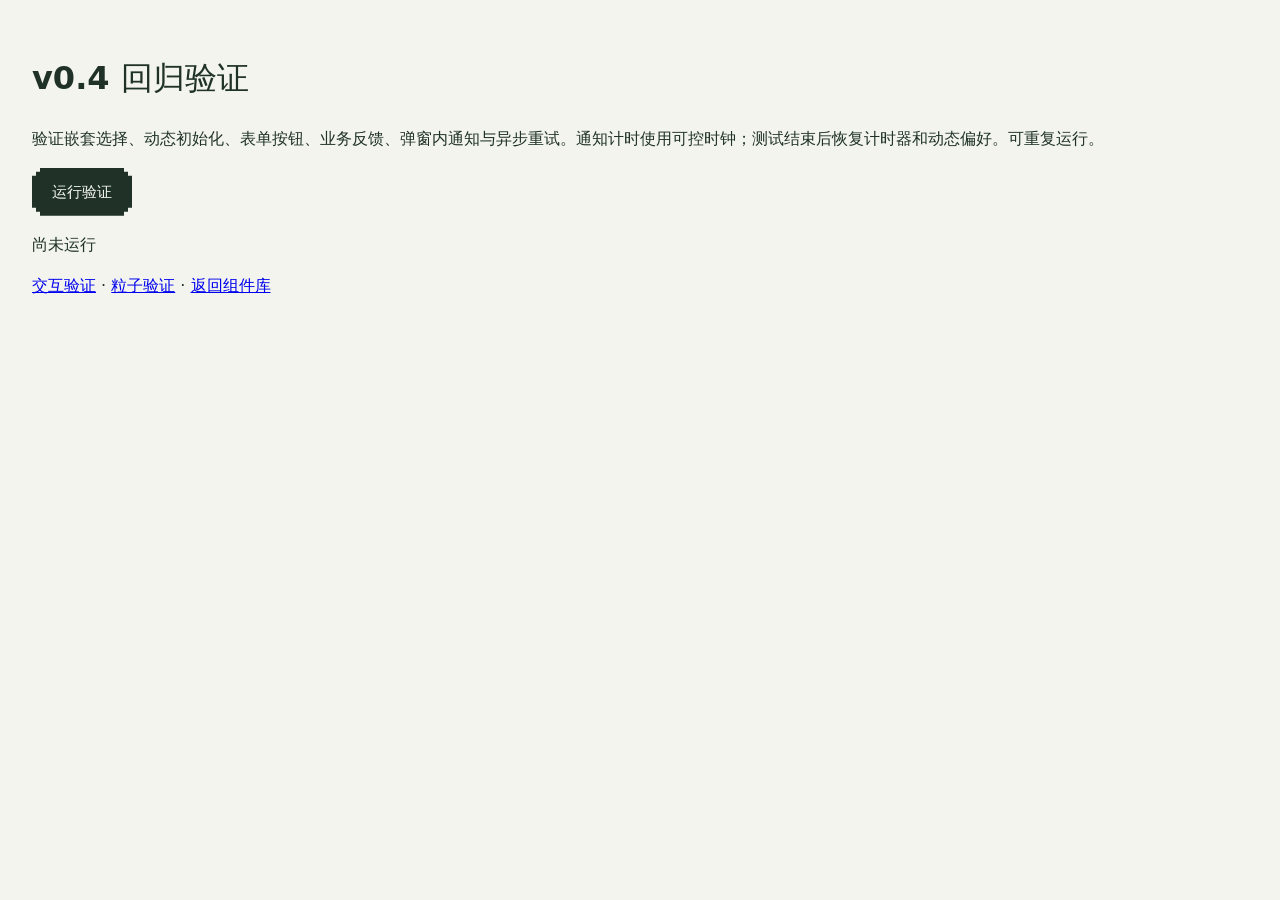
<file: raster-ui/tests/regression.html>
<!doctype html>
<html lang="zh-CN">
<head>
  <meta charset="utf-8">
  <meta name="viewport" content="width=device-width, initial-scale=1">
  <title>Raster UI v0.4 回归验证</title>
  <link rel="stylesheet" href="../raster-ui.css">
  <script defer src="../raster-ui.js"></script>
  <script defer src="regression-tests.js"></script>
</head>
<body class="rg-root" style="padding:24px; background:var(--rg-surface)">
  <h1>v0.4 回归验证</h1>
  <p>验证嵌套选择、动态初始化、表单按钮、业务反馈、弹窗内通知与异步重试。通知计时使用可控时钟；测试结束后恢复计时器和动态偏好。可重复运行。</p>
  <button id="run" type="button" class="rg-button">运行验证</button>
  <p id="summary" role="status">尚未运行</p>
  <ol id="results" aria-live="polite"></ol>
  <pre id="diagnostics" style="white-space:pre-wrap;overflow-wrap:anywhere"></pre>
  <div id="fixture"></div>
  <p><a href="motion.html">交互验证</a> · <a href="particles.html">粒子验证</a> · <a href="../index.html">返回组件库</a></p>
</body>
</html>
</file>
<file: collection.css>
:root{color-scheme:light;--paper:#f6f5f1;--ink:#242936;--muted:#767a83;--line:#e1e1dc;--accent:#bd6543;--navy:#252b3b;--font:"Segoe UI","Microsoft YaHei",sans-serif;--mono:"Cascadia Mono",Consolas,monospace}
*{box-sizing:border-box}html{scroll-padding-top:96px}body{margin:0;font:14px/1.65 var(--font);color:var(--ink);background:var(--paper)}a{color:inherit;text-decoration:none}button,input,select{font:inherit}button,select{cursor:pointer}button{color:inherit}button:disabled{cursor:default}svg{display:block;width:20px;height:20px;flex-shrink:0}button:focus-visible,a:focus-visible,input:focus-visible,select:focus-visible{outline:2px solid var(--accent);outline-offset:4px}[hidden]{display:none!important}.sr-only{position:absolute;clip-path:inset(50%);width:1px;height:1px;overflow:hidden}.skip{position:fixed;top:-100px;left:20px;z-index:100;background:var(--navy);color:white;padding:12px 20px}.skip:focus{top:12px}
.collection-sidebar{width:244px;position:fixed;inset:0 auto 0 0;padding:38px 24px 24px;background:#eeeFEb;border-right:1px solid var(--line);display:flex;flex-direction:column;overflow:auto}
.collection-brand{display:flex;align-items:center;gap:12px;font-size:19px;font-weight:700;letter-spacing:-.6px;margin-bottom:48px}.collection-brand small{display:block;font:8px/2 var(--mono);letter-spacing:1.4px;color:#777e80;margin-top:4px}.brand-symbol{width:36px;height:36px;display:grid;grid-template-columns:1fr 1fr;gap:3px;flex-shrink:0}.brand-symbol i{background:var(--navy);border-radius:2px}.brand-symbol i:last-child{background:var(--accent)}
.sidebar-label{display:flex;justify-content:space-between;font-size:10px;letter-spacing:1.4px;color:var(--muted);margin:0 12px 16px}.collection-sidebar nav{display:grid;gap:6px}.collection-sidebar nav>a{display:flex;align-items:center;gap:12px;padding:13px 12px;min-height:48px;border-radius:7px;color:#656b73;font-size:13px}.collection-sidebar nav>a[aria-current]{background:var(--navy);color:#fff;box-shadow:0 5px 12px #252b3b14}.collection-sidebar nav>a:hover:not([aria-current]){background:#e2e4de}.nav-count{margin-left:auto;font:11px var(--mono);opacity:.7}.sidebar-collection{margin-top:36px;padding-top:28px;border-top:1px solid #dce0d7}.sidebar-collection>a{display:flex;align-items:center;padding:12px;gap:12px;color:#686e75;font-size:12px}.sidebar-collection>a>span{margin-left:auto;opacity:.6}.sidebar-collection i{width:9px;height:9px;border-radius:2px}.swatch-pixel{background:#5b7156}.swatch-soft{background:#9b9bb8}.swatch-glass{background:#6eafbb}.sidebar-bottom{margin-top:auto;padding:50px 12px 0}.archive-mark{font:700 54px/1 var(--font);letter-spacing:-8px;color:#c7ccc3}.archive-mark span{font-size:12px;letter-spacing:0;vertical-align:top;margin-left:9px}.sidebar-bottom p{font-size:11px;color:#858b89;line-height:1.9;margin:16px 0 24px}.sidebar-bottom>span{font:8px var(--mono);letter-spacing:1px;color:#949a94}
.collection-content{margin-left:244px}.collection-topbar{height:82px;border-bottom:1px solid var(--line);padding:0 44px;display:flex;align-items:center;justify-content:space-between;background:var(--paper);gap:20px}.breadcrumbs{display:flex;align-items:center;gap:14px;font-size:11px;color:#898c93}.breadcrumbs span{color:#c2c3c4}.breadcrumbs strong{font-weight:500;color:var(--ink)}.collection-topbar>a{display:flex;align-items:center;gap:8px;font-size:11px}.collection-topbar>a svg{width:17px;height:17px}main{padding:0 44px;max-width:1580px;margin:auto}
.collection-hero{display:grid;grid-template-columns:1.1fr 1fr;gap:32px;align-items:center;min-height:350px;padding:40px 0 36px}.eyebrow{font:9px var(--mono);letter-spacing:1.7px;color:#81848b;display:block}.collection-hero .eyebrow{display:flex;align-items:center;gap:9px}.eyebrow>span{width:5px;height:5px;background:var(--accent);border-radius:50%}h1{font-size:clamp(30px,3.2vw,48px);line-height:1.35;letter-spacing:-1.8px;margin:22px 0 14px;font-weight:650}h1>span{color:var(--accent)}.collection-hero p{font-size:12px;line-height:1.9;color:#81848b;margin:0 0 20px}.text-link{font-size:11px;display:inline-flex;align-items:center;gap:26px;border-bottom:1px solid #90938d;padding-bottom:4px;font-weight:600}.text-link:hover{color:var(--accent)}
.hero-art{height:278px;position:relative;isolation:isolate}.art-label{position:absolute;right:3px;top:8px;font:8px/1.8 var(--mono);letter-spacing:1px;color:#969991;text-align:right}.art-surface{position:absolute;width:135px;height:170px;border-radius:4px;padding:18px;box-shadow:0 18px 25px #2d3a4414;display:flex;flex-direction:column;justify-content:space-between}.art-surface>b{font:500 32px var(--mono);letter-spacing:-2px}.art-surface>span{font:8px var(--mono);letter-spacing:2px}.art-surface>i{width:22px;height:22px;display:block}.art-pixel{top:54px;left:0;background:#d5ddc9;color:#3f543c;transform:rotate(-12deg);z-index:1;clip-path:polygon(0 8px,8px 8px,8px 0,calc(100% - 8px) 0,calc(100% - 8px) 8px,100% 8px,100% calc(100% - 8px),calc(100% - 8px) calc(100% - 8px),calc(100% - 8px) 100%,8px 100%,8px calc(100% - 8px),0 calc(100% - 8px))}.art-pixel>i{background:repeating-conic-gradient(#4b6344 0 25%,transparent 0 50%) 0/12px 12px}.art-soft{top:38px;left:104px;background:linear-gradient(135deg,#eeeff4,#d6d9e3);border:1px solid #fdfdff;color:#777e96;z-index:2;transform:rotate(1deg);border-radius:18px}.art-soft>i{border-radius:50%;background:#e3e6ec;box-shadow:4px 4px 7px #a4abba,-4px -4px 7px white}.art-glass{top:74px;left:208px;z-index:3;background:linear-gradient(140deg,#bfe4dece,#9fb3d5a1);border:1px solid #ffffffc9;color:#476c79;transform:rotate(13deg);backdrop-filter:blur(8px);border-radius:18px;box-shadow:0 20px 35px #63829d29,inset 0 1px 0 #fff}.art-glass>i{border-radius:50%;background:linear-gradient(120deg,#fff9,#acbbf3);box-shadow:inset 0 1px 3px #fff,0 3px 4px #567a9c20}.art-caption{position:absolute;bottom:0;left:20px;font:7px var(--mono);letter-spacing:1.2px;color:#979b98}
.collection-metrics{display:grid;grid-template-columns:1fr 1fr 1fr 1.9fr;padding:23px 0;border-top:1px solid var(--line);border-bottom:1px solid var(--line);gap:24px;margin-bottom:40px}.collection-metrics>div:not(:last-child){border-right:1px solid var(--line)}.collection-metrics>div>span{display:block;color:var(--muted);font-size:10px;margin-bottom:5px}.collection-metrics strong{display:flex;align-items:baseline;gap:10px;font:400 29px var(--mono);letter-spacing:-1.5px}.collection-metrics small{font:8px var(--mono);color:#93968f;letter-spacing:.8px}.metric-note{display:flex;align-items:center;gap:18px;padding-left:12px}.metric-note>[data-icon] svg{width:29px;height:29px;color:#9a9f93}.metric-note p{font-size:10px;line-height:1.9;color:var(--muted);margin:0}.metric-note b{font-weight:400;color:#454c51}
.section-title{display:flex;justify-content:space-between;align-items:center;margin-bottom:23px;gap:20px}.section-title h2{font-size:22px;font-weight:600;letter-spacing:-.6px;margin:8px 0 0}.section-title h2>span{font:11px var(--mono);color:#93988d;margin-left:12px;vertical-align:middle}.view-switch{display:flex;border:1px solid var(--line);border-radius:7px;padding:3px;gap:3px}.view-switch button{background:transparent;border:0;display:grid;place-items:center;width:34px;height:34px;border-radius:4px;color:#979c97}.view-switch button[aria-pressed="true"]{background:white;color:#303847;box-shadow:0 1px 4px #24293610}.view-switch svg{width:16px;height:16px}
.collection-toolbar{display:flex;align-items:center;justify-content:space-between;gap:18px;padding-bottom:22px}.collection-filters{display:flex;align-items:center;gap:6px}.collection-filters button{border:0;background:none;padding:8px 12px;border-radius:5px;color:#848982;font-size:11px;min-height:38px;white-space:nowrap}.collection-filters button[aria-pressed="true"]{background:#e7eae2;color:#485343;font-weight:600}.collection-filters button>span{margin-left:5px;opacity:.6;font:9px var(--mono)}.collection-search{display:flex;align-items:center;gap:9px;border:1px solid #dddfd8;border-radius:6px;padding:8px 10px;background:#fafbf8;min-width:160px}.collection-search svg{width:15px;height:15px;color:#93998e}.collection-search input{background:none;border:0;outline:none;min-width:0;width:172px;color:var(--ink);font-size:11px}.collection-search:focus-within{border-color:var(--accent)}.collection-search kbd{background:#eeefe9;border:1px solid #e1e3db;padding:0 5px;border-radius:3px;font:10px var(--mono);color:#969b92}
.library-grid{display:grid;grid-template-columns:repeat(3,minmax(0,1fr));gap:20px}.library-card{background:#fff;border:1px solid #e0e2dc;border-radius:10px;overflow:hidden;min-width:0;transition:box-shadow .2s ease,transform .2s ease}.library-card:hover{box-shadow:0 12px 30px #303a4110;transform:translateY(-3px)}.library-preview{height:194px;padding:26px 20px 20px;position:relative;overflow:hidden;display:flex;align-items:center;justify-content:center}.preview-raster{background:#dfe5d8;color:#3f5140;--mini-bg:#f0f3e9;--mini-panel:#e6ebdf;--mini-accent:#506549;--mini-line:#b5c0ae}.preview-soft{background:#e9eaf0;color:#61687c;--mini-bg:#edeef4;--mini-panel:#f0f1f6;--mini-accent:#8c94bf;--mini-line:#d0d4df}.preview-surface{background:radial-gradient(ellipse at 0 0,#f3c4b6,transparent 65%),radial-gradient(ellipse at 100% 100%,#a1d2d3,transparent 65%),#d8e1e9;color:#4f687c;--mini-bg:#ffffff50;--mini-panel:#ffffff65;--mini-accent:#90adaf;--mini-line:#fff9}.mini-window{width:100%;max-width:290px;height:151px;background:var(--mini-bg);border:1px solid var(--mini-line);box-shadow:0 8px 16px #28323b0a;border-radius:4px;transform:translateY(-2px)}.mini-bar{height:22px;display:flex;align-items:center;gap:3px;padding:0 8px;border-bottom:1px solid var(--mini-line)}.mini-bar>i{width:3px;height:3px;background:currentColor;opacity:.3}.mini-bar>span{margin-left:auto;font:5px var(--mono);letter-spacing:1px;opacity:.7}.mini-layout{display:grid;grid-template-columns:32px 1fr;height:127px}.mini-rail{padding:13px 8px;border-right:1px solid var(--mini-line);display:flex;flex-direction:column;gap:12px}.mini-rail>*{display:block;width:10px;height:4px;background:currentColor;opacity:.15}.mini-rail>b{background:var(--mini-accent);opacity:.7}.mini-content{padding:12px;min-width:0}.mini-title{font-size:8px;font-weight:700;display:flex;justify-content:space-between;align-items:center;white-space:nowrap}.mini-title>span{font:700 15px var(--mono)}.mini-search{height:12px;background:var(--mini-panel);margin-top:7px;border:1px solid var(--mini-line)}.mini-chips{display:flex;gap:3px;margin:7px 0}.mini-chips>i{width:23px;height:6px;background:var(--mini-line)}.mini-chips>i:first-child{background:var(--mini-accent)}.mini-cards{display:grid;grid-template-columns:1fr 1fr;gap:6px}.mini-cards>div{padding:8px;background:var(--mini-panel);border:1px solid var(--mini-line)}.mini-cards i svg{width:12px;height:12px;margin-bottom:6px}.mini-cards b{font-size:5px;display:block}.mini-cards small{font:4px var(--mono);display:block;opacity:.6;margin-top:3px}.preview-caption{position:absolute;left:0;right:0;bottom:9px;text-align:center;font:5px var(--mono);letter-spacing:1.2px;opacity:.6}.preview-soft .mini-window{border-radius:10px;box-shadow:7px 7px 14px #b6bcc8,-5px -5px 14px #fff;border-color:#ffffff70}.preview-soft .mini-search{box-shadow:inset 2px 2px 4px #b9bfce,inset -2px -2px 3px #fff;border:0;border-radius:5px}.preview-soft .mini-cards>div{box-shadow:3px 3px 6px #c2c6d3,-3px -3px 6px #fff;border:0;border-radius:6px}.preview-surface .mini-window{border-radius:10px;box-shadow:0 12px 25px #68859c25;backdrop-filter:blur(9px)}.preview-surface .mini-cards>div,.preview-surface .mini-search{border-radius:6px;box-shadow:0 4px 8px #68859c0a}
.library-card-body{padding:18px 20px 16px}.card-edition{display:flex;align-items:center;justify-content:space-between;gap:10px;margin-bottom:4px}.card-edition>span{font:7px var(--mono);color:#90978c;letter-spacing:.7px}.favorite-button{border:0;background:none;padding:6px;color:#a1a69d;min-height:32px;min-width:32px;border-radius:4px}.favorite-button svg{width:16px;height:16px}.favorite-button[aria-pressed="true"]{color:#b77b41}.favorite-button[aria-pressed="true"] svg{fill:#f5e0b8}.favorite-button:hover{background:#f5f4ee}.card-title{display:flex;align-items:center;gap:8px;flex-wrap:wrap}.card-title h3{font-size:20px;letter-spacing:-.7px;font-weight:600;margin:0}.version-label{font:8px var(--mono);color:#969b94;border:1px solid #e5e7e1;border-radius:4px;padding:1px 5px}.library-card-body>p{color:#81877f;font-size:10px;line-height:1.9;min-height:57px;margin:10px 0 15px}.card-meta{display:flex;gap:8px;flex-wrap:wrap;align-items:center;font-size:8px;color:#8c928a}.card-meta>span+span::before{content:"·";margin-right:8px}.card-meta>span:first-child{padding:2px 6px;border-radius:3px;background:#f2f4ee;color:#737e6b}.card-bottom{border-top:1px solid #eceee8;margin-top:19px;padding-top:13px;display:flex;align-items:center;justify-content:space-between;gap:8px;flex-wrap:wrap}.theme-picker select{max-width:100%;border:0;color:#91988b;font-size:9px;background:none;padding:6px 12px 6px 0;min-height:32px}.card-bottom>div{display:flex;align-items:center;gap:8px;margin-left:auto}.copy-link{border:0;background:none;color:#8d9488;padding:7px;min-width:30px;min-height:32px}.copy-link svg{width:13px;height:13px}.open-library{display:flex;align-items:center;gap:10px;font-size:9px;color:#4d5748;font-weight:600;min-height:32px;white-space:nowrap}.open-library svg{width:14px;height:14px}.open-library:hover{color:var(--accent)}
.library-card[data-preview-theme="dark"] .preview-soft{background:#333945;color:#d5d8e3;--mini-bg:#353c49;--mini-panel:#3b4351;--mini-accent:#a4abd5;--mini-line:#515b6d}.library-card[data-preview-theme="dark"] .preview-soft .mini-window,.library-card[data-preview-theme="dark"] .preview-soft .mini-cards>div{box-shadow:4px 4px 9px #202631,-3px -3px 8px #4a5465}.library-card[data-preview-theme="dark"] .mini-search{box-shadow:inset 2px 2px 4px #212732,inset -2px -2px 4px #465063}.library-card[data-preview-theme="clear"] .preview-surface{background:radial-gradient(ellipse at 0 0,#735790,transparent 70%),radial-gradient(ellipse at 100% 100%,#187b91,transparent 70%),#1f324c;color:#e9f6ff;--mini-bg:#b8d8ff22;--mini-panel:#83b6e52b;--mini-accent:#b7a8ed;--mini-line:#d7eaff45}
.library-grid[data-layout="list"]{grid-template-columns:1fr}.library-grid[data-layout="list"] .library-card{display:grid;grid-template-columns:250px 1fr}.library-grid[data-layout="list"] .library-preview{height:100%;min-height:230px}.library-grid[data-layout="list"] .library-card-body{padding:20px 28px}.library-grid[data-layout="list"] .library-card-body>p{min-height:0}.collection-empty{text-align:center;border:1px dashed #d5dacd;padding:50px 24px;border-radius:10px;color:#8b9483}.collection-empty>[data-icon] svg{margin:0 auto;width:30px;height:30px}.collection-empty h3{font-size:18px;font-weight:500;color:#57624f}.collection-empty p{font-size:12px}.collection-empty button{border:1px solid #cdd3c7;background:none;border-radius:6px;padding:10px 20px;font-size:12px;margin-top:12px}
.collection-footer{border-top:1px solid var(--line);margin-top:40px;padding:24px 0;display:flex;justify-content:space-between;gap:20px;flex-wrap:wrap;font-size:9px;color:#969c91}.collection-footer b{font:9px var(--mono);color:#5c6754;margin-right:9px}.collection-footer>span:last-child{font:italic 11px Georgia,serif}
.publish-panel{padding:12px 0 0;max-width:800px}.publish-panel h2{font-size:27px;font-weight:600;letter-spacing:-1px}.publish-panel>p{color:#7a8373;font-size:13px;max-width:650px}.publish-panel ol{list-style:none;padding:0;margin:28px 0}.publish-panel li{display:flex;gap:24px;border-top:1px solid var(--line);padding:23px 0}.publish-panel li>span{font:20px var(--mono);color:#b2b8a9}.publish-panel h3{font-size:15px;font-weight:500;margin:0 0 8px}.publish-panel li p{font-size:12px;color:#858d7f;margin:0}.publish-note{display:flex;gap:14px;background:#ecefe6;border-radius:8px;padding:18px 20px;font-size:12px;color:#6e7a63;margin-bottom:24px}.publish-note p{margin:0}.primary-link{display:inline-flex;align-items:center;gap:28px;background:var(--navy);color:#fff;padding:12px 20px;border-radius:6px;font-size:12px;margin-right:20px;margin-bottom:20px}.publish-panel .text-link{font-weight:400;font-size:11px}
.collection-toast{position:fixed;bottom:24px;left:calc(50% + 122px);transform:translateX(-50%);padding:12px 24px;border-radius:8px;background:var(--navy);color:white;box-shadow:0 8px 24px #24293625;font-size:12px;z-index:50;max-width:calc(100% - 32px)}.link-dialog{border:1px solid var(--line);border-radius:12px;padding:28px;max-width:520px;width:calc(100% - 32px);color:var(--ink)}.link-dialog::backdrop{background:#252b3b50}.link-dialog h2{font-size:20px;margin-top:0}.link-dialog p{font-size:12px;color:var(--muted)}.link-dialog input{width:100%;padding:10px;border:1px solid var(--line);font-size:12px}.link-dialog button{margin-top:20px;padding:8px 24px;border:0;border-radius:4px;background:var(--navy);color:white;min-height:44px}
@media(min-width:1600px){.collection-hero{min-height:400px}.hero-art{transform:scale(1.08);transform-origin:center}.library-preview{height:220px}}
@media(max-width:1200px){.collection-sidebar{width:210px;padding:30px 18px}.collection-content{margin-left:210px}main{padding:0 30px}.collection-topbar{padding:0 30px}.collection-brand{font-size:17px}.collection-brand small{font-size:7px;letter-spacing:1px}.hero-art{transform:scale(.85);transform-origin:right center}.library-grid{gap:14px}.library-card-body{padding:14px}.card-bottom>div{gap:3px}.collection-metrics{grid-template-columns:1fr 1fr 1fr;gap:20px}.collection-metrics .metric-note{display:none}.collection-metrics>div:nth-child(3){border-right:0}.collection-toast{left:calc(50% + 105px)}}
@media(max-width:1000px){.library-grid{grid-template-columns:1fr 1fr}.library-card:last-child{grid-column:auto}.hero-art{transform:scale(.7);width:350px;justify-self:end}.collection-hero{gap:0;grid-template-columns:1fr .7fr;overflow:hidden}h1{font-size:34px}.collection-hero p br{display:none}.collection-toolbar{flex-wrap:wrap}.collection-search{flex:1}.collection-search input{width:100%}.library-grid[data-layout="list"] .library-card{grid-template-columns:200px 1fr}}
@media(max-width:760px){.collection-sidebar{position:static;width:auto;padding:18px 20px 0;border-right:0;border-bottom:1px solid var(--line);overflow:visible}.collection-brand{font-size:19px;margin:0 0 18px}.collection-brand small{font-size:8px}.brand-symbol{width:32px;height:32px}.collection-sidebar>.sidebar-label,.sidebar-collection,.sidebar-bottom{display:none}.collection-sidebar nav{display:flex;gap:4px;overflow:auto}.collection-sidebar nav>a{min-height:48px;font-size:11px;gap:8px;white-space:nowrap;padding:10px 12px;border-radius:6px 6px 0 0}.collection-sidebar nav>a svg{width:16px;height:16px}.collection-sidebar nav>a .nav-count{display:none}.collection-content{margin:0}.collection-topbar{height:56px;padding:0 20px}.collection-topbar>a{font-size:10px}.breadcrumbs{font-size:10px;gap:10px}main{padding:0 20px}.collection-hero{grid-template-columns:1fr;min-height:0;padding:30px 0}.collection-hero h1{font-size:36px;letter-spacing:-1.5px;margin:18px 0 12px}.collection-hero p{font-size:12px}.hero-art{display:none}.collection-metrics{margin-bottom:30px;gap:16px;padding:20px 0}.collection-metrics strong{font-size:25px;display:block}.collection-metrics small{display:block;font-size:7px;letter-spacing:.6px;margin-top:6px}.collection-metrics>div>span{font-size:10px}.section-title h2{font-size:21px}.section-title .eyebrow{font-size:8px}.collection-toolbar{gap:12px;padding-bottom:18px}.collection-filters{justify-content:space-between;width:100%}.collection-filters button{padding:8px 11px;min-height:44px}.collection-search{width:100%;padding:10px 12px}.collection-search input{font-size:13px;min-height:22px}.collection-search kbd{display:none}.library-grid{grid-template-columns:1fr;gap:20px}.library-preview{height:210px}.mini-window{max-width:290px}.library-card-body{padding:18px 22px}.card-edition>span{font-size:8px}.card-title h3{font-size:22px}.version-label{font-size:9px}.library-card-body>p{font-size:12px;min-height:0}.card-meta{font-size:10px}.theme-picker select{font-size:11px;min-height:44px}.card-bottom{margin-top:16px}.copy-link{min-width:40px;min-height:44px}.copy-link svg{width:16px;height:16px}.open-library{font-size:11px;min-height:44px}.favorite-button{min-width:44px;min-height:44px}.view-switch button{width:40px;height:40px}.library-grid[data-layout="list"] .library-card{grid-template-columns:1fr}.library-grid[data-layout="list"] .library-preview{display:none}.library-grid[data-layout="list"] .library-card-body{padding:18px 22px}.collection-toast{left:50%;font-size:11px;width:max-content}.collection-footer{margin-top:28px;gap:12px}.publish-panel h2{font-size:24px}.publish-panel .text-link{display:table}.collection-footer>span{font-size:8px}}
@media(prefers-reduced-motion:reduce){*{scroll-behavior:auto!important}.library-card{transition:none}.library-card:hover{transform:none}}

/* Keep the asset controls readable at ordinary desktop widths. */
.library-card-body>p{font-size:12px;min-height:68px}.card-meta{font-size:10px}.card-edition>span{font-size:9px}.version-label{font-size:10px}
.theme-picker select,.open-library{font-size:11px}.collection-filters button,.collection-search input{font-size:12px}
.collection-hero{min-height:310px;padding-top:30px;padding-bottom:30px}.collection-metrics{padding-top:20px;padding-bottom:20px;margin-bottom:32px}
@media(max-width:760px){.collection-hero{min-height:0}.library-card-body>p{min-height:0}}

.library-card-body>p{color:#697166}.card-meta{color:#65715e}.card-edition>span{color:#6f7868}.theme-picker select{color:#616d58}
.collection-hero p{color:#646a70}.collection-filters button{color:#626b5d}.collection-search input::placeholder{color:#6c7466;opacity:1}

/* Previews follow the material palettes used by the component libraries. */
.swatch-soft{background:#a34f30}.art-soft{background:#e4e8ec;border-color:#e4e8ec;color:#a34f30}.art-soft>i{background:#e4e8ec;box-shadow:4px 4px 7px #bec5cd,-4px -4px 7px #fff}
.preview-soft{background:#e4e8ec;color:#303c48;--mini-bg:#e4e8ec;--mini-panel:#e4e8ec;--mini-accent:#a34f30;--mini-line:#c4cbd2}.preview-soft .mini-window,.preview-soft .mini-cards>div{border:0;box-shadow:4px 4px 9px #bec5cd,-4px -4px 9px #fff}
.library-card[data-preview-theme="dark"] .preview-soft{background:#2c323a;color:#e8edf2;--mini-bg:#2c323a;--mini-panel:#2c323a;--mini-accent:#efb08b;--mini-line:#546170}.library-card[data-preview-theme="dark"] .preview-soft .mini-window,.library-card[data-preview-theme="dark"] .preview-soft .mini-cards>div{box-shadow:4px 4px 9px #1d2228,-4px -4px 9px #3c4550}
@media(max-width:760px){.copy-link{min-width:44px}.theme-picker select,.open-library{font-size:13px}.library-card-body>p{font-size:14px;line-height:1.8}.card-meta{font-size:12px}}

/* Five additional design identities, each preview follows its actual tokens. */
.swatch-raster{background:#58734d}.swatch-surface{background:#94b8d3}.swatch-minimal{background:#3b5141}.swatch-expressive{background:#8a6ab5}.swatch-liquid{background:linear-gradient(135deg,#9bc8e5,#e9c1d5)}.swatch-brutal{background:#e99bd2;border:1px solid #222}.swatch-spatial{background:#273248;border:2px solid #b9e75a}
.preview-minimal{background:#efefeb;color:#242b23;--mini-bg:#fafbf8;--mini-panel:#fff;--mini-accent:#34533c;--mini-line:#d8ddd3}.preview-minimal .mini-window{border:0;border-radius:7px;box-shadow:0 12px 30px #29352812}.preview-minimal .mini-cards>div{border:0;border-radius:8px}.preview-minimal .mini-title{font-weight:500;letter-spacing:-.6px}
.preview-expressive{background:#e4d8f3;color:#39294d;--mini-bg:#faf5ff;--mini-panel:#e6dbf4;--mini-accent:#766092;--mini-line:#ccbade}.preview-expressive .mini-window{border-radius:16px;box-shadow:0 10px 25px #58416d15}.preview-expressive .mini-cards>div:first-child{background:#d9edb6;border:0;border-radius:16px 6px}.preview-expressive .mini-cards>div:nth-child(2){background:#dfcfee;border:0;border-radius:6px 16px}.preview-expressive .mini-chips i{border-radius:999px}
.preview-liquid{background:radial-gradient(ellipse at 10% 15%,#9fc9df,transparent 65%),radial-gradient(ellipse at 90% 80%,#e9c3d6,transparent 60%),#d8d9e7;color:#2b4a61;--mini-bg:#ffffff65;--mini-panel:#ffffff55;--mini-accent:#547faa;--mini-line:#ffffffba}.preview-liquid .mini-window{border-radius:14px;backdrop-filter:blur(12px);box-shadow:inset 0 1px 0 #fff,0 15px 25px #25465c20}.preview-liquid .mini-cards>div{border-radius:10px;box-shadow:inset 0 1px 0 #fff9}.preview-liquid .mini-search{border-radius:999px}
.preview-brutal{background:#efe3b8;color:#222;--mini-bg:#fcf7e9;--mini-panel:#f0b5db;--mini-accent:#222;--mini-line:#222}.preview-brutal .mini-window{border:2px solid #222;box-shadow:6px 6px 0 #222;transform:rotate(-2deg)}.preview-brutal .mini-cards>div{border:1px solid #222;box-shadow:2px 2px 0 #222}.preview-brutal .mini-cards>div:nth-child(2){background:#dae870}.preview-brutal .mini-title{font-weight:900}
.preview-spatial{background:radial-gradient(ellipse at 50% 100%,#344566,#131724 75%);color:#dce5f9;--mini-bg:#242c40;--mini-panel:#2e3951;--mini-accent:#b9e75a;--mini-line:#53627b;perspective:600px}.preview-spatial .mini-window{border-radius:10px;transform:rotateY(-12deg) rotateX(8deg);box-shadow:10px 18px 25px #0004}.preview-spatial .mini-cards>div{border-radius:7px;background:linear-gradient(135deg,#374564,#20283a)}
.library-card[data-preview-theme=dark] .preview-minimal{background:#242823;color:#e5eddf;--mini-bg:#1b201a;--mini-panel:#30372c;--mini-accent:#b9d8a7;--mini-line:#485240}.library-card[data-preview-theme=dark] .preview-expressive{background:#352840;color:#ebdafa;--mini-bg:#22192d;--mini-panel:#453152;--mini-accent:#d1b7f6;--mini-line:#675378}.library-card[data-preview-theme=dark] .preview-expressive .mini-cards>div{background:#4d3b60;color:#efe1fb}.library-card[data-preview-theme=dark] .preview-liquid{background:radial-gradient(ellipse at 0 0,#6b597f,transparent 70%),#153b50;color:#e8f5ff;--mini-bg:#294b63b0;--mini-panel:#375f77a0;--mini-accent:#b2dbfa;--mini-line:#a4c7dd55}.library-card[data-preview-theme=dark] .preview-brutal{background:#24211f;--mini-bg:#35302a;--mini-panel:#d793c5;--mini-accent:#eee6d4;--mini-line:#eee6d4;color:#f6efdf}.library-card[data-preview-theme=light] .preview-spatial{background:#dce1ee;color:#25314b;--mini-bg:#f8faff;--mini-panel:#e2e7f2;--mini-accent:#485f9a;--mini-line:#bac5da}.library-card[data-preview-theme=light] .preview-spatial .mini-cards>div{background:#e6eaf4}
.collection-filters{flex-wrap:wrap}.collection-toolbar{flex-wrap:wrap}.collection-search{margin-left:auto}.sidebar-collection{max-height:330px;overflow:auto}.collection-sidebar{overflow-y:auto}
.library-card[data-preview-theme=dark] :is(.preview-minimal,.preview-expressive,.preview-liquid,.preview-brutal,.preview-spatial) .mini-search{box-shadow:none}
@media(max-width:760px){.collection-filters{justify-content:flex-start;gap:4px}.collection-filters button{padding:8px 10px}.collection-search{margin-left:0}.sidebar-collection{display:none}}
</file>
<file: design-kit/core.css>
/* UI Collection 1.0 · reusable, dependency-free component primitives. */
.uc-root{--uc-bg:#f7f7f5;--uc-surface:#fff;--uc-soft:#eeefeb;--uc-ink:#20221f;--uc-muted:#60655d;--uc-line:#d9ddd4;--uc-accent:#244c36;--uc-on-accent:#fff;--uc-danger:#a32932;--uc-radius:16px;--uc-border:1px;--uc-shadow:none;--uc-fast:140ms;--uc-enter:260ms;--uc-exit:160ms;--uc-ease:cubic-bezier(.2,.75,.25,1);font:16px/1.6 'Microsoft YaHei UI','PingFang SC',system-ui,sans-serif;color:var(--uc-ink);background:var(--uc-bg);color-scheme:light}
.uc-root[data-theme=dark]{color-scheme:dark}.uc-root *,.uc-root *::before,.uc-root *::after{box-sizing:border-box}.uc-root [hidden]{display:none!important}.uc-root button,.uc-root input,.uc-root select,.uc-root textarea{font:inherit}.uc-root button,.uc-root a,.uc-root input{touch-action:manipulation}.uc-root button{cursor:pointer}.uc-root button:disabled{cursor:not-allowed;opacity:.45}.uc-root :focus-visible{outline:3px solid var(--uc-accent);outline-offset:4px}.uc-root a{color:inherit}.uc-root ::selection{background:var(--uc-accent);color:var(--uc-on-accent)}
.uc-icon{width:22px;height:22px;display:inline-block;vertical-align:middle;flex:none;fill:none;stroke:currentColor;stroke-width:1.7;stroke-linecap:round;stroke-linejoin:round}.uc-sr{position:absolute;width:1px;height:1px;overflow:hidden;clip-path:inset(50%);white-space:nowrap}.uc-row{display:flex;gap:12px;align-items:center;flex-wrap:wrap}.uc-stack{display:grid;gap:16px}.uc-grid{display:grid;grid-template-columns:repeat(2,minmax(0,1fr));gap:20px}.uc-muted{color:var(--uc-muted)}.uc-eyebrow{font:11px/1.5 Consolas,monospace;letter-spacing:1.8px;text-transform:uppercase}.uc-button{position:relative;display:inline-flex;align-items:center;justify-content:center;gap:9px;min-height:46px;padding:11px 21px;border:var(--uc-border) solid transparent;border-radius:var(--uc-radius);background:var(--uc-accent);color:var(--uc-on-accent);font-weight:650;text-decoration:none;line-height:1.4;transition:transform var(--uc-fast) var(--uc-ease),background var(--uc-fast),box-shadow var(--uc-fast);overflow:hidden}
.uc-button:hover:not(:disabled){filter:brightness(.94)}.uc-button:active:not(:disabled){transform:translateY(1px) scale(.985)}.uc-button--secondary{border-color:var(--uc-line);background:var(--uc-surface);color:var(--uc-ink)}.uc-button--quiet{background:transparent;color:var(--uc-accent)}.uc-button--danger{background:var(--uc-danger);color:#fff}.uc-button--icon{width:46px;padding:10px}.uc-button[aria-busy=true]{padding-right:44px;cursor:wait}.uc-button[aria-busy=true]::after{content:'';position:absolute;right:15px;width:16px;height:16px;border:2px solid currentColor;border-right-color:transparent;border-radius:50%;animation:uc-spin .8s linear infinite}
.uc-root a.uc-button{color:var(--uc-on-accent)}.uc-root a.uc-button--secondary{color:var(--uc-ink)}.uc-root a.uc-button--quiet{color:var(--uc-accent)}
.uc-card{min-width:0;padding:24px;border:var(--uc-border) solid var(--uc-line);border-radius:var(--uc-radius);background:var(--uc-surface);box-shadow:var(--uc-shadow)}.uc-card h3,.uc-card h4{margin:0 0 8px;font-weight:650}.uc-card p{margin:8px 0;color:var(--uc-muted)}.uc-card--interactive{display:block;width:100%;color:var(--uc-ink);text-align:left;transition:transform var(--uc-enter) var(--uc-ease),box-shadow var(--uc-enter)}.uc-card--interactive:hover{transform:translateY(-3px)}.uc-card--interactive[aria-pressed=true]{outline:2px solid var(--uc-accent);outline-offset:2px}.uc-card-art{height:130px;margin:-8px -8px 20px;border-radius:calc(var(--uc-radius)*.7);display:grid;place-items:center;background:var(--uc-soft);overflow:hidden;color:var(--uc-accent)}
.uc-field{display:grid;gap:7px;min-width:0;font-size:14px;font-weight:600}.uc-input{width:100%;min-width:0;min-height:48px;padding:12px 14px;border:var(--uc-border) solid var(--uc-line);border-radius:calc(var(--uc-radius)*.65);background:var(--uc-surface);color:var(--uc-ink);font-size:16px!important;line-height:1.5}.uc-input::placeholder{color:var(--uc-muted);opacity:1}.uc-input[aria-invalid=true]{border-color:var(--uc-danger);outline:1px solid var(--uc-danger)}textarea.uc-input{min-height:104px;resize:vertical}.uc-help{font-size:13px;font-weight:400;color:var(--uc-muted);margin:0}.uc-error{font-size:13px;color:var(--uc-danger);margin:0;min-height:20px}.uc-check{display:inline-flex;align-items:center;gap:10px;min-height:44px;cursor:pointer}.uc-check input{width:19px;height:19px;accent-color:var(--uc-accent)}.uc-switch{position:relative;display:inline-flex;align-items:center;gap:12px;min-height:44px;cursor:pointer}.uc-switch input{appearance:none;position:relative;margin:0;width:48px;height:28px;background:var(--uc-line);border:1px solid var(--uc-muted);border-radius:20px;transition:background var(--uc-fast);flex:none}.uc-switch input::after{content:'';position:absolute;left:4px;top:4px;width:18px;height:18px;border-radius:50%;background:var(--uc-surface);transition:transform var(--uc-fast) var(--uc-ease)}.uc-switch input:checked{background:var(--uc-accent);border-color:var(--uc-accent)}.uc-switch input:checked::after{transform:translateX(20px);background:var(--uc-on-accent)}
.uc-segmented,.uc-tablist{display:flex;flex-wrap:wrap;gap:5px;padding:5px;border-radius:var(--uc-radius);background:var(--uc-soft)}.uc-segmented button,.uc-tablist button{flex:1;min-height:44px;padding:10px 17px;border:0;border-radius:calc(var(--uc-radius)*.75);background:transparent;color:var(--uc-muted);font-weight:600;transition:background var(--uc-fast),color var(--uc-fast),border-radius var(--uc-enter) var(--uc-ease)}.uc-segmented button[aria-pressed=true],.uc-tablist button[aria-selected=true]{background:var(--uc-accent);color:var(--uc-on-accent)}.uc-tabpanel{padding:24px 0;min-height:105px}.uc-nav{display:flex;flex-wrap:wrap;gap:5px;padding:8px;background:var(--uc-soft);border-radius:var(--uc-radius)}.uc-nav button{display:flex;align-items:center;justify-content:center;gap:9px;flex:1;min-height:48px;border:0;border-radius:calc(var(--uc-radius)*.7);padding:10px;background:transparent;color:var(--uc-muted)}.uc-nav button[aria-current=page]{background:var(--uc-surface);color:var(--uc-accent);box-shadow:var(--uc-shadow)}
.uc-badge{display:inline-flex;align-items:center;gap:6px;padding:4px 10px;border:1px solid var(--uc-line);border-radius:999px;font-size:12px;font-weight:600;background:var(--uc-soft)}.uc-badge--success{color:var(--uc-accent)}.uc-badge--error{color:var(--uc-danger)}.uc-alert{padding:16px 20px;border-left:3px solid var(--uc-accent);border-radius:0 calc(var(--uc-radius)*.6) calc(var(--uc-radius)*.6) 0;background:var(--uc-soft);font-size:14px}.uc-alert--error{border-color:var(--uc-danger);color:var(--uc-danger)}.uc-empty{text-align:center;padding:30px 20px}.uc-empty>.uc-icon{width:40px;height:40px;margin-bottom:15px}.uc-loader{display:flex;align-items:center;gap:10px;font-size:14px}.uc-loader::before{content:'';width:18px;height:18px;border:2px solid var(--uc-line);border-top-color:var(--uc-accent);border-radius:50%;animation:uc-spin .9s linear infinite}.uc-skeleton{height:13px;border-radius:6px;background:var(--uc-soft);animation:uc-pulse 1.6s ease-in-out infinite}.uc-skeleton:nth-child(2){width:80%}.uc-skeleton:nth-child(3){width:65%}
.uc-dialog{width:min(520px,calc(100% - 32px));max-height:calc(100dvh - 48px);overflow:auto;margin:auto;padding:28px;border:var(--uc-border) solid var(--uc-line);border-radius:var(--uc-radius);background:var(--uc-surface);color:var(--uc-ink);box-shadow:var(--uc-shadow)}.uc-dialog::backdrop{background:rgb(10 15 23 / .45)}.uc-dialog-head{display:flex;align-items:center;justify-content:space-between;gap:18px;margin-bottom:22px}.uc-dialog-head h2{font-size:23px;margin:0}.uc-toast-region{position:fixed;z-index:10000;bottom:24px;right:24px;width:min(390px,calc(100% - 32px));display:grid;gap:10px;pointer-events:none}.uc-toast{display:flex;align-items:center;gap:10px;padding:15px 18px;pointer-events:auto;border:var(--uc-border) solid var(--uc-line);border-radius:var(--uc-radius);background:var(--uc-surface);color:var(--uc-ink);box-shadow:var(--uc-shadow);font-size:14px}.uc-toast>span{flex:1}.uc-toast button{border:0;background:none;color:var(--uc-accent);min-height:44px;min-width:44px;font:inherit}.uc-toast[data-error=true]{border-color:var(--uc-danger)}.uc-list{display:grid;gap:10px}.uc-list-item{display:flex;align-items:center;gap:14px;padding:16px 18px;border:var(--uc-border) solid var(--uc-line);border-radius:var(--uc-radius);background:var(--uc-surface)}.uc-list-item>div{flex:1;min-width:0}.uc-list-item strong{display:block;overflow-wrap:anywhere}.uc-list-item small{color:var(--uc-muted)}.uc-table-wrap{overflow:auto}.uc-table{width:100%;border-collapse:collapse;font-size:14px;white-space:nowrap}.uc-table th,.uc-table td{padding:15px;text-align:left;border-bottom:1px solid var(--uc-line)}.uc-table th{font-size:12px;color:var(--uc-muted)}.uc-accordion{border-bottom:1px solid var(--uc-line);padding:17px 0}.uc-accordion summary{cursor:pointer;font-weight:600;min-height:36px}.uc-accordion p{font-size:14px;color:var(--uc-muted)}
@keyframes uc-spin{to{transform:rotate(360deg)}}@keyframes uc-pulse{50%{opacity:.4}}
.uc-root[data-motion=reduced] *,.uc-root[data-reduced=true] *{scroll-behavior:auto!important;animation:none!important;transition:none!important}.uc-root[data-reduced=true] .uc-card--interactive:hover{transform:none}.uc-root[data-reduced=true] .uc-scrub-object{transform:none!important;clip-path:none!important}.uc-root[data-reduced=true] .uc-scene{transform:none!important}
@media(max-width:640px){.uc-grid{grid-template-columns:1fr}.uc-card{padding:20px}.uc-toast-region{right:16px;bottom:16px}.uc-nav button{flex-direction:column;font-size:12px}.uc-segmented button,.uc-tablist button{padding:10px 12px}}
@media(prefers-reduced-motion:reduce){.uc-root *{scroll-behavior:auto!important;animation:none!important;transition:none!important}.uc-card--interactive:hover{transform:none}.uc-scene,.uc-scrub-object{transform:none!important;clip-path:none!important}}
</file>
<file: brutal-ui/brutal-ui.css>
/* Brutal UI 1.0.0 · 直接、诚实、有辨识度 */
.uc-root[data-style=brutal]{--uc-bg:#f7f2e8;--uc-surface:#fffdf7;--uc-soft:#efe4ce;--uc-ink:#22211e;--uc-muted:#625c50;--uc-line:#22211e;--uc-accent:#e99bd2;--uc-on-accent:#22211e;--uc-danger:#a72530;--uc-radius:3px;--uc-border:2px;--uc-shadow:5px 5px 0 var(--uc-ink);--uc-fast:100ms;--uc-enter:200ms;--uc-exit:120ms;--uc-distance:12px;--uc-shared:200ms;--uc-ease:cubic-bezier(.15,.85,.25,1);}
.uc-root[data-style=brutal][data-theme=dark]{--uc-bg:#191919;--uc-surface:#262626;--uc-soft:#38342c;--uc-ink:#f5efdf;--uc-muted:#c7bfad;--uc-line:#f5efdf;--uc-accent:#eaa1d3;--uc-on-accent:#241a22;--uc-danger:#ffb3aa;}
.uc-root[data-style=brutal]{
.uc-button{border-color:var(--uc-ink);box-shadow:4px 4px 0 var(--uc-ink);overflow:visible}.uc-button:active:not(:disabled){transform:translate(4px,4px);box-shadow:0 0 0 var(--uc-ink)}.uc-button--quiet{box-shadow:none}.uc-button--secondary{background:var(--uc-surface)}.uc-card--interactive:hover{transform:translate(-2px,-2px);box-shadow:7px 7px 0 var(--uc-ink)}.uc-input{border:2px solid var(--uc-ink)}.uc-segmented,.uc-tablist,.uc-nav{border:2px solid var(--uc-ink)}.uc-hero-title{font-weight:900;letter-spacing:-4px}.uc-badge{border:2px solid var(--uc-ink);border-radius:2px}.uc-card-art{background:var(--uc-accent);border:2px solid var(--uc-ink)}
}
</file>
<file: design-kit/docs.css>
/* Shared catalog format: toolbar, searchable grouped directory, numbered chapters. */
html{scroll-behavior:smooth}body.uc-root{margin:0}.uc-skip{position:fixed;top:-100px;left:20px;z-index:3000;background:var(--uc-surface);padding:12px}.uc-skip:focus{top:10px}.uc-topbar{display:flex;align-items:center;justify-content:space-between;gap:20px;min-height:72px;padding:12px 32px;border-bottom:1px solid var(--uc-line);background:var(--uc-bg);position:sticky;top:0;z-index:40}.uc-topbar a{text-decoration:none;font-size:13px;display:flex;align-items:center;gap:9px}.uc-brand{font-size:19px!important;font-weight:750;letter-spacing:-.5px}.uc-brand-mark{width:28px;height:28px;display:grid;place-items:center;border:1px solid var(--uc-line);border-radius:7px;color:var(--uc-accent)}.uc-top-controls{display:flex;gap:16px;align-items:center;flex-wrap:wrap}.uc-top-controls label{display:flex;align-items:center;gap:8px;font-size:12px;color:var(--uc-muted)}.uc-top-controls select{background:var(--uc-surface);color:var(--uc-ink);border:1px solid var(--uc-line);border-radius:7px;min-height:38px;padding:6px 9px;max-width:145px}
.uc-layout{display:grid;grid-template-columns:244px minmax(0,1fr);max-width:1680px;margin:auto}.uc-sidebar{position:sticky;top:72px;align-self:start;height:calc(100dvh - 72px);overflow:auto;border-right:1px solid var(--uc-line);padding:25px 20px}.uc-search{display:flex;align-items:center;gap:8px;border:1px solid var(--uc-line);border-radius:8px;padding:8px 10px;background:var(--uc-surface)}.uc-search input{width:100%;min-width:0;outline:none!important;border:0;background:transparent;color:var(--uc-ink);font-size:13px;padding:4px}.uc-search:focus-within{outline:2px solid var(--uc-accent);outline-offset:2px}.uc-directory-group{display:block;font-size:10px;font-weight:600;letter-spacing:1px;margin:27px 10px 10px;color:var(--uc-muted)}.uc-directory a{display:flex;align-items:center;gap:10px;padding:9px 10px;border-radius:6px;text-decoration:none;font-size:12px;min-height:38px;color:var(--uc-muted)}.uc-directory a>span{font:10px Consolas,monospace;opacity:.65}.uc-directory a[aria-current=location]{background:var(--uc-soft);color:var(--uc-ink);font-weight:650}.uc-sidebar-foot{font:10px/1.9 Consolas,monospace;color:var(--uc-muted);padding:25px 10px}.uc-main{min-width:0;padding:0 clamp(24px,4.5vw,76px);max-width:1400px}.uc-hero{padding:54px 0 40px;border-bottom:1px solid var(--uc-line)}.uc-hero-top{display:flex;gap:20px;justify-content:space-between;align-items:center;color:var(--uc-muted)}.uc-hero-body{display:grid;grid-template-columns:1fr 1fr;gap:30px;align-items:center;margin-top:38px}.uc-hero-title{font-size:clamp(36px,4.4vw,68px);line-height:1.16;letter-spacing:-2px;white-space:pre-line;margin:0 0 24px;font-weight:700}.uc-hero-copy>p{font-size:14px;line-height:1.9;max-width:380px;color:var(--uc-muted);margin:0 0 25px}.uc-hero-copy .uc-button{font-size:13px}.uc-hero-art{min-height:300px;position:relative;overflow:hidden;border-radius:var(--uc-radius);display:grid;place-items:center;background:var(--uc-soft);isolation:isolate}.uc-hero-bottom{display:flex;align-items:center;gap:26px;flex-wrap:wrap;font:10px Consolas,monospace;color:var(--uc-muted);margin-top:34px}.uc-hero-bottom b{color:var(--uc-ink);font-size:15px;margin-right:8px}.uc-quick{display:flex;gap:10px;flex-wrap:wrap;margin:22px 0 0}.uc-quick a{font-size:12px;color:var(--uc-muted);text-decoration:none;padding:7px 12px;border:1px solid var(--uc-line);border-radius:6px}.uc-section{padding:44px 0;border-bottom:1px solid var(--uc-line);scroll-margin-top:calc(var(--catalog-navigation-offset,72px) + 20px)}.uc-section-head{display:flex;gap:16px;margin-bottom:26px}.uc-section-num{font:13px Consolas,monospace;color:var(--uc-muted);padding-top:7px}.uc-section-head h2{font-size:24px;font-weight:650;letter-spacing:-.7px;margin:0 0 7px}.uc-section-head h2 small{font:10px Consolas,monospace;letter-spacing:.7px;color:var(--uc-muted);display:inline-block;margin-left:12px}.uc-section-head p{font-size:13px;color:var(--uc-muted);margin:0;line-height:1.8;max-width:760px}.uc-code{margin-top:25px;border:1px solid var(--uc-line);border-radius:10px;background:var(--uc-surface);font-size:12px;overflow:hidden}.uc-code summary{padding:12px 16px;cursor:pointer;min-height:44px;color:var(--uc-muted)}.uc-code-body{border-top:1px solid var(--uc-line);padding:0 16px 16px}.uc-code-body>button{float:right;margin-top:8px}.uc-code pre{overflow:auto;max-height:360px;clear:both;margin:0;padding:16px 0;line-height:1.7;font:12px/1.8 Consolas,monospace}.uc-code code{white-space:pre}.uc-code .uc-button{min-height:36px;font-size:11px;padding:6px 12px}.uc-token-grid{display:grid;grid-template-columns:repeat(4,minmax(0,1fr));gap:12px}.uc-token{min-width:0}.uc-token i{display:block;height:55px;border:1px solid var(--uc-line);border-radius:8px;margin-bottom:8px}.uc-token strong{display:block;font-size:12px}.uc-token code{display:block;font:10px Consolas,monospace;color:var(--uc-muted);overflow-wrap:anywhere}.uc-foundation-bottom{display:grid;grid-template-columns:1fr 1fr;gap:25px;margin-top:30px;padding-top:24px;border-top:1px solid var(--uc-line)}.uc-type-sample strong{font-size:30px;letter-spacing:-1px;font-weight:600;display:block}.uc-type-sample p{font-size:14px;margin:10px 0;color:var(--uc-muted)}.uc-spacing{display:flex;gap:14px;align-items:end;min-height:70px;font:11px Consolas,monospace;color:var(--uc-muted)}.uc-spacing i{display:block;width:17px;background:var(--uc-accent);opacity:.65;margin-bottom:9px}.uc-study{display:grid;grid-template-columns:1.1fr 1fr;gap:32px}.uc-study h3{font-size:27px;line-height:1.45;margin:0 0 16px;letter-spacing:-.8px}.uc-study p,.uc-study li{font-size:14px;line-height:1.95;color:var(--uc-muted)}.uc-study ol{padding-left:22px}.uc-study aside{padding-left:28px;border-left:1px solid var(--uc-line)}.uc-reference{font-size:12px;color:var(--uc-accent)!important}.uc-icon-grid{display:grid;grid-template-columns:repeat(6,minmax(0,1fr));gap:10px}.uc-icon-cell{display:grid;justify-items:center;gap:10px;padding:20px 5px;border:1px solid var(--uc-line);border-radius:10px;background:var(--uc-surface);font-size:10px;color:var(--uc-muted)}.uc-note{font-size:12px;line-height:1.85;color:var(--uc-muted);margin:18px 0 0}.uc-form-demo{max-width:620px}.uc-form-demo .uc-grid{gap:16px}.uc-preview-label{display:flex;align-items:center;justify-content:space-between;font:10px Consolas,monospace;color:var(--uc-muted);margin-bottom:16px}.uc-big-icon{width:56px;height:56px;stroke-width:1.1}.uc-feedback-line{min-height:25px;font-size:13px;color:var(--uc-accent);margin:10px 0 0}.uc-workbench{border:1px solid var(--uc-line);border-radius:var(--uc-radius);background:var(--uc-soft);padding:24px;container-type:inline-size}.uc-workbench-head{display:flex;align-items:center;justify-content:space-between;gap:14px;flex-wrap:wrap;margin-bottom:25px}.uc-workbench-head h3{font-size:24px;margin:0;letter-spacing:-1px}.uc-workbench-head p{font-size:12px;margin:6px 0 0;color:var(--uc-muted)}.uc-workbench-controls{display:flex;align-items:center;gap:12px;flex-wrap:wrap;margin-bottom:20px}.uc-workbench-controls .uc-input{flex:1;min-width:150px;max-width:290px}.uc-projects{display:grid;grid-template-columns:repeat(2,minmax(0,1fr));gap:16px}.uc-projects[data-view=list]{grid-template-columns:1fr}.uc-projects .uc-card{display:flex;flex-direction:column;gap:15px;padding:20px}.uc-projects .uc-card h4{font-size:17px;overflow-wrap:anywhere}.uc-projects .uc-card .uc-row{margin-top:auto}.uc-projects .uc-card .uc-button{font-size:12px;min-height:38px;padding:8px 12px}.uc-projects[data-view=list] .uc-card-art{display:none}.uc-projects .uc-card-art{margin:0;height:95px}.uc-projects[data-view=list] .uc-card{gap:8px}.uc-count{font:11px Consolas,monospace;color:var(--uc-muted);margin-bottom:16px}.uc-usage{background:var(--uc-soft);padding:24px;border-radius:var(--uc-radius)}.uc-usage p{font-size:14px}.uc-usage a{font-size:13px;color:var(--uc-accent)}.uc-experience{display:grid;grid-template-columns:1.2fr 1fr;gap:32px;align-items:center}.uc-experience h3{font-size:28px;letter-spacing:-1px;line-height:1.4;margin:14px 0}.uc-experience p{font-size:14px;color:var(--uc-muted)}.uc-lab-grid{display:grid;grid-template-columns:repeat(3,minmax(0,1fr));gap:16px}.uc-lab-card{border:1px solid var(--uc-line);border-radius:var(--uc-radius);padding:18px;min-width:0}.uc-lab-card p{font-size:12px;color:var(--uc-muted);min-height:60px}.uc-lab-stage{display:grid;place-items:center;min-height:130px;margin:14px 0;background:var(--uc-soft);border-radius:calc(var(--uc-radius)*.7);overflow:hidden}.uc-sample{padding:12px 17px;border:1px solid var(--uc-line);border-radius:var(--uc-radius);background:var(--uc-surface);font-size:13px}.uc-lab-card .uc-button{width:100%;font-size:12px}.uc-lab-rule{font:10px Consolas,monospace;color:var(--uc-muted)}.uc-shared-stage{padding:24px;min-height:165px;background:var(--uc-soft);border-radius:var(--uc-radius)}.uc-shared-sample{width:55%;padding:20px;background:var(--uc-accent);color:var(--uc-on-accent);border-radius:var(--uc-radius);transform-origin:top left}.uc-shared-sample.is-expanded{width:100%}.uc-shared-sample strong{display:block;font-size:20px}.uc-shared-sample small{font-size:12px}.uc-scrub-runway{height:540px;border:1px solid var(--uc-line);border-radius:var(--uc-radius);position:relative;background:var(--uc-soft);margin-top:24px}.uc-scrub-pin{position:sticky;top:calc(var(--catalog-navigation-offset,72px) + 16px);display:grid;place-items:center;height:240px;overflow:hidden;border-radius:var(--uc-radius);background:var(--uc-surface)}.uc-scrub-object{width:75%;padding:26px;border-radius:var(--uc-radius);background:var(--uc-accent);color:var(--uc-on-accent);text-align:center;will-change:transform}.uc-scrub-object strong{display:block;font-size:clamp(22px,3vw,40px);letter-spacing:-1px}.uc-scrub-object small{font:10px Consolas,monospace}.uc-progress-controls{display:flex;align-items:center;gap:15px;flex-wrap:wrap;margin-top:16px;font-size:12px}.uc-progress-controls input{flex:1;min-width:120px;accent-color:var(--uc-accent)}.uc-progress-controls button{font-size:12px}.uc-footer{padding:30px 0;display:flex;justify-content:space-between;gap:20px;flex-wrap:wrap;color:var(--uc-muted);font:11px Consolas,monospace}.uc-search-empty{padding:40px 0;color:var(--uc-muted)}
/* Original, code-native identity illustrations. */
.uc-glass-slab strong{display:block;margin-top:10px}.uc-sticker{font-size:10px}
.uc-card-title{display:block;font-size:20px;line-height:1.5;margin:0 0 8px;font-weight:650}.uc-card-description{display:block;font-size:14px;line-height:1.8;color:var(--uc-muted);margin:8px 0}.uc-art-mini .uc-object,.uc-art-mini .uc-scene,.uc-art-mini .uc-glass-slab,.uc-art-mini .uc-poster,.uc-art-mini .uc-shape{display:block}
.uc-object{position:relative;width:180px;height:180px;border-radius:50%;background:radial-gradient(circle at 32% 24%,#fff,#ced0ca 45%,#858e83 78%,#3c4b3f);box-shadow:18px 28px 40px #20352422,inset -5px -5px 20px #24352520}.uc-object::before{content:'';position:absolute;inset:40px;border:12px solid #ffffffb0;border-radius:50%;box-shadow:inset 4px 5px 15px #20352435}.uc-object::after{content:'FORM / 01';position:absolute;top:115%;left:15%;font:9px Consolas,monospace;letter-spacing:3px;color:var(--uc-muted);white-space:nowrap}.uc-planner{width:85%;display:grid;grid-template-columns:1fr 1fr;gap:12px;transform:rotate(-5deg)}.uc-planner>div{padding:20px 15px;border-radius:28px;min-height:115px;background:#d6c4ec;color:#332448;font-size:12px}.uc-planner>div:nth-child(2){background:#d4ed9b;border-radius:50% 50% 22% 50%;text-align:center}.uc-planner>div:nth-child(3){grid-column:span 2;background:#65508d;color:white;min-height:70px;border-radius:16px 35px}.uc-planner b{display:block;font-size:37px;line-height:1.2;letter-spacing:-2px}.uc-glass-art{background:radial-gradient(ellipse at 10% 15%,#a2c9dc,transparent 65%),radial-gradient(ellipse at 90% 80%,#e8b8d0,transparent 60%),#bdcbe7}.uc-glass-slab{width:80%;padding:23px;border:1px solid #ffffffb3;border-radius:26px;background:#ffffff50;backdrop-filter:blur(16px);box-shadow:inset 0 2px 0 #ffffffcc,0 25px 40px #314f7630;transform:rotate(-7deg)}.uc-glass-slab>div{height:50px;margin-top:18px;border:1px solid #ffffffb3;border-radius:999px;background:#ffffff4a;display:flex;align-items:center;justify-content:space-between;padding:0 18px;color:#28445f}.uc-glass-slab strong{font-size:28px;font-weight:600;color:#29465e;letter-spacing:-1px}.uc-glass-slab p{font-size:11px;color:#2d506a}.uc-poster{width:80%;background:#dbe75b;color:#21211c;padding:24px;border:3px solid #21211c;box-shadow:9px 9px 0 #21211c;transform:rotate(-5deg)}.uc-poster strong{display:block;font-size:48px;font-weight:900;line-height:.95;letter-spacing:-3px}.uc-poster span{font:11px Consolas,monospace;display:block;margin-top:18px}.uc-sticker{position:absolute;right:12px;top:20px;width:70px;height:70px;display:grid;place-items:center;border-radius:50%;background:#ed9ed2;border:2px solid #222;transform:rotate(12deg);font-size:13px;font-weight:800;box-shadow:3px 3px 0 #222}.uc-space-art{background:radial-gradient(ellipse at 50% 100%,#314665,#141825 70%);perspective:900px}.uc-scene{position:relative;width:220px;height:200px;transform-style:preserve-3d;transform:rotateX(-18deg) rotateY(-25deg);transition:transform 180ms ease-out}.uc-cube{position:absolute;left:50px;top:40px;width:110px;height:110px;transform-style:preserve-3d;transform:rotateY(28deg) rotateZ(-14deg)}.uc-cube>i{position:absolute;inset:0;display:grid;place-items:center;border:1px solid #daefbd70;background:#b9dc78;box-shadow:inset 0 0 24px #d9ffad30;backface-visibility:hidden}.uc-cube>i:nth-child(1){transform:translateZ(55px);background:#b9e75a}.uc-cube>i:nth-child(2){transform:rotateY(90deg) translateZ(55px);background:#6d9435}.uc-cube>i:nth-child(3){transform:rotateY(180deg) translateZ(55px);background:#a2c976}.uc-cube>i:nth-child(4){transform:rotateY(-90deg) translateZ(55px);background:#627c42}.uc-cube>i:nth-child(5){transform:rotateX(90deg) translateZ(55px);background:#d0ee9e}.uc-cube>i:nth-child(6){transform:rotateX(-90deg) translateZ(55px);background:#6d8c3b}.uc-cube-small{transform:translate3d(100px,70px,-90px) scale(.48) rotateY(25deg)}.uc-scene-caption{position:absolute;bottom:18px;left:20px;color:#c8d2e7;font:9px Consolas,monospace;letter-spacing:1.3px}.uc-art-mini .uc-scene{transform:scale(.55) rotateX(-20deg) rotateY(-25deg)}.uc-art-mini .uc-object{width:75px;height:75px}.uc-art-mini .uc-object::before{inset:16px;border-width:6px}.uc-art-mini .uc-object::after{display:none}.uc-art-mini .uc-poster{width:100px;padding:12px;box-shadow:4px 4px 0 #222}.uc-art-mini .uc-poster strong{font-size:23px;letter-spacing:-1px}.uc-art-mini .uc-poster span{display:none}.uc-shape{width:65px;height:65px;background:var(--uc-accent);border-radius:18px 36px;transform:rotate(-15deg)}
@container(max-width:600px){.uc-projects{grid-template-columns:1fr}.uc-workbench-controls{align-items:stretch}.uc-workbench-controls .uc-input{max-width:none}.uc-workbench-controls .uc-segmented{width:100%}}
@media(max-width:1050px){.uc-layout{grid-template-columns:210px minmax(0,1fr)}.uc-sidebar{padding:20px 14px}.uc-main{padding:0 28px}.uc-hero-body{gap:20px}.uc-hero-art{min-height:260px}.uc-hero-title{font-size:42px}.uc-lab-grid{grid-template-columns:1fr}.uc-lab-card p{min-height:0}.uc-study{grid-template-columns:1fr}.uc-study aside{border-left:0;border-top:1px solid var(--uc-line);padding:20px 0 0}}
@media(max-width:760px){.uc-topbar{position:static;padding:16px 20px;align-items:flex-start;flex-wrap:wrap;gap:12px}.uc-top-controls{width:100%;justify-content:space-between;gap:8px}.uc-top-controls label{font-size:11px}.uc-top-controls select{min-height:44px;max-width:120px}.uc-top-back{margin-left:auto}.uc-layout{display:block}.uc-sidebar{position:sticky;top:0;z-index:35;height:auto;max-height:146px;padding:10px 20px;border-right:0;border-bottom:1px solid var(--uc-line);background:var(--uc-bg);overflow:visible}.uc-directory{display:flex;gap:3px;overflow:auto;white-space:nowrap;scrollbar-width:thin}.uc-directory-group,.uc-sidebar-foot{display:none}.uc-directory a{min-height:44px;flex:none;padding:8px 10px;font-size:11px}.uc-search{padding:6px 9px}.uc-search input{font-size:16px;min-height:26px}.uc-main{padding:0 20px}.uc-hero{padding-top:28px}.uc-hero-body{grid-template-columns:1fr;margin-top:25px;gap:24px}.uc-hero-title{font-size:48px}.uc-hero-art{min-height:270px}.uc-hero-copy>p{font-size:14px}.uc-hero-top .uc-eyebrow{font-size:9px;letter-spacing:.8px}.uc-hero-bottom{gap:18px}.uc-section{padding:32px 0}.uc-section-head h2{font-size:22px}.uc-section-head h2 small{display:block;margin:5px 0 0}.uc-token-grid{grid-template-columns:repeat(2,minmax(0,1fr))}.uc-foundation-bottom,.uc-experience{grid-template-columns:1fr}.uc-icon-grid{grid-template-columns:repeat(3,minmax(0,1fr))}.uc-workbench{padding:16px}.uc-workbench-controls .uc-input{max-width:none}.uc-projects{grid-template-columns:1fr}.uc-shared-stage{padding:16px}.uc-shared-sample{width:75%;padding:16px}.uc-hero-copy .uc-row{gap:9px}.uc-scrub-runway{height:440px}.uc-section-head{gap:12px}.uc-progress-controls input{min-height:44px}.uc-topbar .uc-brand{font-size:18px!important}.uc-top-back{font-size:12px!important}.uc-hero-title{letter-spacing:-2px!important}.uc-hero-copy .uc-button{padding:11px 15px}.uc-card-art{height:110px}}
</file>
<file: expressive-ui/expressive-ui.css>
/* Expressive UI 1.0.0 · 表现力服务可用性 */
.uc-root[data-style=expressive]{--uc-bg:#faf7ff;--uc-surface:#ffffff;--uc-soft:#eee6f7;--uc-ink:#261d36;--uc-muted:#685b78;--uc-line:#d7cbe5;--uc-accent:#65508d;--uc-on-accent:#ffffff;--uc-danger:#a3293e;--uc-radius:26px;--uc-border:1px;--uc-shadow:0 4px 12px #30224a09;--uc-fast:180ms;--uc-enter:320ms;--uc-exit:180ms;--uc-distance:18px;--uc-shared:360ms;--uc-ease:cubic-bezier(.2,.9,.2,1);}
.uc-root[data-style=expressive][data-theme=dark]{--uc-bg:#19131f;--uc-surface:#261f30;--uc-soft:#352b41;--uc-ink:#f2eafa;--uc-muted:#c9bbd6;--uc-line:#51445f;--uc-accent:#d1b7f6;--uc-on-accent:#352047;--uc-danger:#ffb2c0;}
.uc-root[data-style=expressive]{
.uc-button{border-radius:999px}.uc-button:active:not(:disabled){border-radius:14px;transform:scale(.95)}.uc-card:nth-child(3n+2){border-radius:36px 12px 36px 12px}.uc-segmented button[aria-pressed=true]{border-radius:22px 10px 22px 10px}.uc-badge{border:0}.uc-card-art{border-radius:22px 44px 22px 44px;background:linear-gradient(135deg,var(--uc-soft),#cab6e5)}.uc-hero-title{font-weight:730}.uc-nav button[aria-current=page]{border-radius:26px;background:var(--uc-accent);color:var(--uc-on-accent)}
}
</file>
<file: liquid-ui/liquid-ui.css>
/* Liquid UI 1.0.0 · 让功能层浮在内容之上 */
.uc-root[data-style=liquid]{--uc-bg:#eaf1f6;--uc-surface:#ffffffc9;--uc-soft:#dde8f0;--uc-ink:#183247;--uc-muted:#4c6579;--uc-line:#a6bccb;--uc-accent:#235b80;--uc-on-accent:#ffffff;--uc-danger:#9f3546;--uc-radius:24px;--uc-border:1px;--uc-shadow:0 12px 32px #253a5812,inset 0 1px 0 #ffffffbb;--uc-fast:170ms;--uc-enter:300ms;--uc-exit:190ms;--uc-distance:8px;--uc-shared:360ms;--uc-ease:cubic-bezier(.22,.8,.24,1);}
.uc-root[data-style=liquid][data-theme=dark]{--uc-bg:#142739;--uc-surface:#223c50e8;--uc-soft:#29475e;--uc-ink:#edf6ff;--uc-muted:#bdcfdf;--uc-line:#54728a;--uc-accent:#a7d7fa;--uc-on-accent:#15354b;--uc-danger:#ffbdca;}
.uc-root[data-style=liquid]{
.uc-card,.uc-dialog,.uc-nav,.uc-toast{backdrop-filter:blur(18px) saturate(130%);-webkit-backdrop-filter:blur(18px) saturate(130%);border-top-color:#ffffffb0}.uc-card{background:var(--uc-surface);box-shadow:var(--uc-shadow)}.uc-button{border-radius:999px;box-shadow:inset 0 1px 0 #ffffff66,0 4px 12px #18324716}.uc-nav{border:1px solid var(--uc-line)}.uc-card-art{background:linear-gradient(135deg,#a1c6dd,#ede3c9,#d1bedf)}.uc-dialog::backdrop{background:#162c4260;backdrop-filter:blur(4px)}
}
</file>
<file: minimal-ui/minimal-ui.css>
/* Minimal UI 1.0.0 · 取舍先于装饰 */
.uc-root[data-style=minimal]{--uc-bg:#f7f7f5;--uc-surface:#ffffff;--uc-soft:#eeefeb;--uc-ink:#20221f;--uc-muted:#60655d;--uc-line:#d9ddd4;--uc-accent:#244c36;--uc-on-accent:#ffffff;--uc-danger:#a32932;--uc-radius:14px;--uc-border:1px;--uc-shadow:none;--uc-fast:140ms;--uc-enter:260ms;--uc-exit:160ms;--uc-distance:12px;--uc-shared:300ms;--uc-ease:cubic-bezier(.2,.75,.25,1);}
.uc-root[data-style=minimal][data-theme=dark]{--uc-bg:#161817;--uc-surface:#222522;--uc-soft:#30342f;--uc-ink:#f1f3ed;--uc-muted:#b8c0b3;--uc-line:#444b40;--uc-accent:#b9d8a7;--uc-on-accent:#193020;--uc-danger:#ffb4ab;}
.uc-root[data-style=minimal]{
.uc-button{border-radius:999px}.uc-card{padding:30px}.uc-tablist{background:transparent;border-bottom:1px solid var(--uc-line);border-radius:0;padding:0;gap:20px}.uc-tablist button{border-radius:0;flex:0 1 auto;border-bottom:2px solid transparent;padding-left:4px;padding-right:4px}.uc-tablist button[aria-selected=true]{color:var(--uc-accent);background:none;border-bottom-color:var(--uc-accent)}.uc-hero-title{font-weight:580;letter-spacing:-4px}.uc-card-art{background:var(--uc-soft)}
}
</file>
<file: raster-ui/raster-ui.css>
/* Raster UI 0.4.0 · quiet hierarchy, useful tokens, deliberate pixel mechanics. */
:root {
  --rg-canvas:#dce2d5; --rg-surface:#f2f4ed; --rg-surface-raised:#f7f9f2;
  --rg-ink:#203227; --rg-muted:#657166; --rg-muted-canvas:#59655a; --rg-line:#b7c2b1;
  --rg-control-line:#75846e; --rg-subtle:#e8ede1; --rg-selected:#d8e1cc;
  --rg-accent:#4d7043; --rg-hover:#38543b; --rg-danger:#96452f;
  --rg-danger-bg:#f6ebe5; --rg-warning:#785e1e; --rg-warning-bg:#f4efdd;
  --rg-font:"Microsoft YaHei UI","Microsoft YaHei","PingFang SC",system-ui,sans-serif;
  --rg-mono:"Cascadia Mono",Consolas,monospace;
  --rg-space-1:4px; --rg-space-2:8px; --rg-space-3:12px; --rg-space-4:16px;
  --rg-space-5:24px; --rg-space-6:32px; --rg-space-7:48px;
  --rg-control-sm:40px; --rg-control-md:48px; --rg-control-lg:56px; --rg-touch-min:44px;
  --rg-control-pad-y:var(--rg-space-3); --rg-control-pad-x:calc(var(--rg-space-4) + var(--rg-space-1));
  --rg-content-gap:var(--rg-space-4); --rg-panel-padding:var(--rg-space-5);
  --rg-card-padding:var(--rg-space-5); --rg-row-padding:calc(var(--rg-space-4) + var(--rg-space-1));
  --rg-border:1px; --rg-border-strong:3px; --rg-motion:120ms;
  --rg-motion-press:80ms; --rg-motion-select:160ms; --rg-motion-enter:200ms;
  --rg-motion-exit:120ms; --rg-motion-confirm:240ms; --rg-motion-step:4px;
  --rg-cut:polygon(0 8px,4px 8px,4px 4px,8px 4px,8px 0,calc(100% - 8px) 0,calc(100% - 8px) 4px,calc(100% - 4px) 4px,calc(100% - 4px) 8px,100% 8px,100% calc(100% - 8px),calc(100% - 4px) calc(100% - 8px),calc(100% - 4px) calc(100% - 4px),calc(100% - 8px) calc(100% - 4px),calc(100% - 8px) 100%,8px 100%,8px calc(100% - 4px),4px calc(100% - 4px),4px calc(100% - 8px),0 calc(100% - 8px));
  --rg-notch:polygon(0 0,calc(100% - 16px) 0,calc(100% - 16px) 4px,calc(100% - 12px) 4px,calc(100% - 12px) 8px,calc(100% - 8px) 8px,calc(100% - 8px) 12px,calc(100% - 4px) 12px,calc(100% - 4px) 16px,100% 16px,100% 100%,0 100%);
}
/* Density is opt-in and inherited. Coarse pointers retain full touch targets. */
[data-rg-density="compact"],.rg-density-compact{--rg-control-sm:36px;--rg-control-md:40px;--rg-control-lg:48px;--rg-control-pad-y:var(--rg-space-2);--rg-control-pad-x:var(--rg-space-4);--rg-content-gap:var(--rg-space-3);--rg-panel-padding:var(--rg-space-4);--rg-card-padding:var(--rg-space-4);--rg-row-padding:var(--rg-space-3)}
.rg-root{font-family:var(--rg-font);color:var(--rg-ink);line-height:1.6;font-size:16px;font-synthesis:none}
.rg-root *,.rg-root *::before,.rg-root *::after{box-sizing:border-box}
.rg-root [hidden]{display:none!important}
.rg-particles{position:fixed!important;inset:0 auto auto 0!important;max-width:none!important;max-height:none!important;margin:0!important;padding:0!important;border:0!important;outline:0!important;background:transparent!important;box-shadow:none!important;pointer-events:none!important;z-index:10000;overflow:clip;image-rendering:pixelated}
.rg-particles::backdrop{background:transparent;pointer-events:none}
.rg-root ::selection{background:var(--rg-selected);color:var(--rg-ink)}
.rg-root button,.rg-root input,.rg-root textarea,.rg-root select{font:inherit;color:inherit;border-radius:0}
.rg-root button{touch-action:manipulation;cursor:pointer}
.rg-root button:disabled{cursor:not-allowed}
.rg-root :focus-visible{outline:var(--rg-border-strong) solid var(--rg-accent);outline-offset:4px}
.rg-sr-only{position:absolute!important;width:1px;height:1px;padding:0;overflow:hidden;clip-path:inset(50%);white-space:nowrap;border:0}
.rg-mono{font-family:var(--rg-mono);font-variant-numeric:tabular-nums}
.rg-icon{display:inline-block;vertical-align:middle;flex:0 0 auto;width:24px;height:24px;fill:currentColor;shape-rendering:crispEdges}
.rg-icon--48{width:48px;height:48px}.rg-icon--72{width:72px;height:72px}
.rg-pixel-text{display:inline-block;fill:currentColor;shape-rendering:crispEdges;vertical-align:middle;max-width:100%}
.rg-frame{padding:var(--rg-border-strong);clip-path:var(--rg-cut);background:var(--rg-ink)}
.rg-frame__body{padding:var(--rg-panel-padding);clip-path:var(--rg-cut);background:var(--rg-surface)}
.rg-button{--rg-button-bg:var(--rg-ink);--rg-button-fg:var(--rg-surface-raised);position:relative;isolation:isolate;display:inline-flex;align-items:center;justify-content:center;gap:var(--rg-space-2);min-height:var(--rg-control-md);max-width:100%;padding:var(--rg-control-pad-y) var(--rg-control-pad-x);border:0;background:var(--rg-button-bg);color:var(--rg-button-fg)!important;clip-path:var(--rg-cut);font-size:15px!important;font-weight:500;text-decoration:none;text-align:center;line-height:1.4;transition:background var(--rg-motion);overflow-wrap:anywhere}
.rg-button:not(:disabled):hover,.rg-button[data-state="hover"]{background:var(--rg-hover)}
.rg-button:not(:disabled):active,.rg-button[data-state="pressed"]{transform:translateY(2px);background:var(--rg-accent)}
.rg-button:focus-visible,.rg-button[data-state="focus"]{outline:0;box-shadow:inset 0 0 0 var(--rg-border-strong) #aec99d}
.rg-button:disabled{opacity:.42}.rg-button[aria-busy="true"]{opacity:1;cursor:wait}
.rg-button[aria-busy="true"]::after{content:"";display:inline-block;width:12px;height:12px;flex:0 0 auto;border:var(--rg-border-strong) solid currentColor;border-right-color:transparent;animation:rg-turn 900ms steps(4,end) infinite}
.rg-button--secondary{--rg-button-fg:var(--rg-ink);background:var(--rg-control-line);clip-path:none}
.rg-button--secondary::before{position:absolute;content:"";inset:var(--rg-border);background:var(--rg-surface);z-index:-1}
.rg-button--secondary:not(:disabled):hover::before,.rg-button--secondary[data-state="hover"]::before{background:var(--rg-subtle)}
.rg-button--secondary:not(:disabled):active::before,.rg-button--secondary[data-state="pressed"]::before{background:var(--rg-selected)}
.rg-button--secondary:focus-visible::before,.rg-button--secondary[data-state="focus"]::before{inset:var(--rg-border-strong)}
.rg-button--quiet{--rg-button-fg:var(--rg-ink);background:transparent;clip-path:none}
.rg-button--quiet:not(:disabled):hover{background:var(--rg-subtle)}
.rg-button--quiet:not(:disabled):active{background:var(--rg-selected)}
.rg-button--secondary:focus-visible,.rg-button--secondary[data-state="focus"],.rg-button--quiet:focus-visible,.rg-button--quiet[data-state="focus"]{box-shadow:inset 0 0 0 var(--rg-border-strong) var(--rg-accent)}
.rg-button--danger{--rg-button-bg:var(--rg-danger)}
.rg-button--danger:not(:disabled):hover{background:#7f3826}
.rg-button--sm{min-height:var(--rg-control-sm);padding:var(--rg-space-2) var(--rg-space-4);font-size:14px!important}
.rg-button--lg{min-height:var(--rg-control-lg);padding:var(--rg-control-pad-y) var(--rg-space-5);font-size:16px!important}
.rg-button--icon{width:var(--rg-control-md);height:var(--rg-control-md);padding:var(--rg-space-2);flex:0 0 auto}
.rg-button--block{width:100%}
.rg-field{display:grid;gap:var(--rg-space-2);min-width:0}
.rg-label{font-size:14px;font-weight:500}
.rg-input,.rg-textarea,.rg-select{display:block;width:100%;min-width:0;min-height:var(--rg-control-md);padding:calc((var(--rg-control-md) - 24px)/2 - var(--rg-border)) var(--rg-space-3);border:var(--rg-border) solid var(--rg-control-line);background:var(--rg-surface-raised);color:var(--rg-ink);font-size:16px!important;line-height:1.5}
.rg-input::placeholder,.rg-textarea::placeholder{color:var(--rg-muted);opacity:1}
.rg-input:focus,.rg-textarea:focus,.rg-select:focus{outline:2px solid var(--rg-ink);outline-offset:3px}
.rg-input:disabled,.rg-textarea:disabled,.rg-select:disabled{background:var(--rg-subtle);color:var(--rg-muted);border-color:var(--rg-line);cursor:not-allowed}
.rg-input[readonly]{background:var(--rg-surface)}
.rg-input[aria-invalid="true"],.rg-textarea[aria-invalid="true"],.rg-select[aria-invalid="true"]{border:2px solid var(--rg-danger);padding:calc((var(--rg-control-md) - 24px)/2 - 2px) calc(var(--rg-space-3) - 1px)}
.rg-textarea{min-height:112px;resize:vertical}
.rg-help{margin:0;color:var(--rg-muted-canvas);font-size:13px;line-height:1.6}
.rg-help--error{color:var(--rg-danger);display:flex;align-items:flex-start;gap:var(--rg-space-1)}
.rg-search{display:flex;align-items:center;gap:var(--rg-space-3);min-height:var(--rg-control-md);padding:0 var(--rg-space-3);background:var(--rg-surface-raised);border:var(--rg-border) solid var(--rg-control-line);min-width:0}
.rg-search:focus-within{outline:2px solid var(--rg-ink);outline-offset:3px}
.rg-search input{width:100%;min-width:0;background:none;border:0;outline:none!important;font-size:16px;min-height:calc(var(--rg-control-md) - 2 * var(--rg-border));padding:var(--rg-space-2) 0}
.rg-search input::placeholder{color:var(--rg-muted)}
.rg-check{position:relative;display:inline-flex;align-items:center;gap:var(--rg-space-3);min-height:var(--rg-touch-min);font-size:14px;cursor:pointer}
.rg-check input{appearance:none;display:grid;place-content:center;flex:0 0 auto;width:20px;height:20px;border:2px solid var(--rg-ink);background:var(--rg-surface-raised);margin:0}
.rg-check input:checked,.rg-check input:indeterminate{background:var(--rg-ink)}
.rg-check input:checked::after{content:"";width:12px;height:10px;background:var(--rg-surface-raised);clip-path:polygon(0 4px,4px 4px,4px 6px,6px 6px,6px 4px,8px 4px,8px 2px,10px 2px,10px 0,12px 0,12px 4px,10px 4px,10px 6px,8px 6px,8px 8px,6px 8px,6px 10px,4px 10px,4px 8px,2px 8px,2px 6px,0 6px)}
.rg-check input:indeterminate::after{content:"";width:10px;height:2px;clip-path:none;background:var(--rg-surface-raised)}
.rg-check input[type="radio"]{clip-path:polygon(0 4px,4px 4px,4px 0,16px 0,16px 4px,20px 4px,20px 16px,16px 16px,16px 20px,4px 20px,4px 16px,0 16px);background:var(--rg-ink);border:0}
.rg-check input[type="radio"]::before{content:"";display:block;width:12px;height:12px;background:var(--rg-surface-raised)}
.rg-check input[type="radio"]:checked::after{position:absolute;width:6px;height:6px;margin:7px;clip-path:none;background:var(--rg-ink)}
.rg-check:has(input:disabled){opacity:.45;cursor:not-allowed}
.rg-check:has(input[type="radio"]:focus-visible){outline:var(--rg-border-strong) solid var(--rg-accent);outline-offset:4px}
.rg-switch{display:inline-flex;position:relative;gap:var(--rg-space-3);align-items:center;min-height:var(--rg-touch-min);cursor:pointer;font-size:14px}
.rg-switch input{position:absolute;left:0;top:50%;transform:translateY(-50%);width:44px;height:28px;opacity:0;margin:0}
.rg-switch__track{display:block;position:relative;width:44px;height:28px;background:var(--rg-control-line);clip-path:polygon(0 4px,4px 4px,4px 0,40px 0,40px 4px,44px 4px,44px 24px,40px 24px,40px 28px,4px 28px,4px 24px,0 24px)}
.rg-switch__track::before{content:"";position:absolute;inset:2px;background:var(--rg-subtle);clip-path:inherit}
.rg-switch__track::after{content:"";position:absolute;left:6px;top:6px;width:16px;height:16px;background:var(--rg-ink);transition:transform var(--rg-motion-select) steps(4,end)}
.rg-switch input:checked+.rg-switch__track{background:var(--rg-ink)}
.rg-switch input:checked+.rg-switch__track::before{background:var(--rg-ink)}
.rg-switch input:checked+.rg-switch__track::after{background:var(--rg-surface-raised);transform:translateX(16px)}
.rg-switch:has(input:focus-visible){outline:var(--rg-border-strong) solid var(--rg-accent);outline-offset:4px}
.rg-switch:has(input:disabled){opacity:.45;cursor:not-allowed}
.rg-segmented{display:inline-flex;max-width:100%;gap:var(--rg-border);padding:var(--rg-border);background:var(--rg-control-line)}
.rg-segment{position:relative;border:0;background:var(--rg-surface);padding:var(--rg-control-pad-y) var(--rg-space-4);min-height:calc(var(--rg-control-md) - 2 * var(--rg-border));min-width:0;flex:1;font-size:14px!important;line-height:1.4;white-space:nowrap}
.rg-segment:hover{background:var(--rg-subtle)}
.rg-segment[aria-pressed="true"]{background:var(--rg-selected);color:var(--rg-ink);font-weight:600}
.rg-segment[aria-pressed="true"]::after{content:"";position:absolute;bottom:0;left:calc(50% - var(--rg-space-3));width:var(--rg-space-5);height:var(--rg-space-1);background:var(--rg-accent)}
.rg-segment:focus-visible{outline-offset:-5px}
.rg-segment:disabled{opacity:.5}
.rg-tabs{min-width:0}.rg-tablist{display:flex;overflow-x:auto;border-bottom:var(--rg-border) solid var(--rg-line);gap:var(--rg-space-2)}
.rg-tab{position:relative;min-height:var(--rg-control-md);padding:var(--rg-control-pad-y) var(--rg-control-pad-x);background:none;border:0;color:var(--rg-muted-canvas);font-size:14px!important;white-space:nowrap;flex-shrink:0}
.rg-tab[aria-selected="true"]{color:var(--rg-ink);font-weight:600;background:var(--rg-subtle)}
.rg-tab[aria-selected="true"]::after{content:"";position:absolute;bottom:0;left:calc(50% - var(--rg-space-3));width:var(--rg-space-5);height:var(--rg-space-1);background:var(--rg-accent)}
.rg-tab:focus-visible{outline-offset:-4px}.rg-tab:disabled{opacity:.4}
.rg-tabpanel{padding:var(--rg-panel-padding) 0;min-height:80px;overflow-wrap:anywhere}
.rg-nav{display:grid;gap:var(--rg-space-2);min-width:144px;padding:var(--rg-space-3) 0;background:var(--rg-subtle)}
.rg-nav__item{display:flex;position:relative;align-items:center;gap:var(--rg-content-gap);padding:var(--rg-control-pad-y) var(--rg-panel-padding);min-height:var(--rg-control-md);background:none;border:0;color:var(--rg-ink);text-decoration:none;font-size:16px}
.rg-nav__item:hover{background:var(--rg-selected)}
.rg-nav__item[aria-current="page"]{background:var(--rg-selected);font-weight:600}
.rg-nav__item[aria-current="page"]::before{position:absolute;content:"";left:0;top:calc(50% - var(--rg-space-2));height:var(--rg-space-4);width:var(--rg-space-1);background:var(--rg-accent)}
.rg-nav__item:focus-visible{outline-offset:-4px}
.rg-bottom-nav{display:flex;justify-content:space-around;gap:var(--rg-space-2);background:var(--rg-surface);border-top:var(--rg-border) solid var(--rg-line);padding:var(--rg-space-2) var(--rg-space-3) max(var(--rg-space-2),env(safe-area-inset-bottom))}
.rg-bottom-nav .rg-nav__item{min-height:56px;flex:1;flex-direction:column;gap:var(--rg-space-1);padding:var(--rg-space-2) var(--rg-space-3);font-size:12px;border:var(--rg-border) solid transparent}
.rg-bottom-nav .rg-nav__item[aria-current="page"]{border-color:var(--rg-control-line);background:var(--rg-subtle)}
.rg-bottom-nav .rg-nav__item[aria-current="page"]::before{display:none}
.rg-status{display:inline-flex;align-items:center;gap:var(--rg-space-2);font-size:14px;line-height:1.5}
.rg-status::before{content:"";width:10px;height:10px;background:var(--rg-accent);flex-shrink:0}
.rg-status--pending::before{background:transparent;border:2px solid var(--rg-control-line)}
.rg-status--done::before{background:var(--rg-muted)}
.rg-status--error{color:var(--rg-danger)}.rg-status--error::before{background:var(--rg-danger)}
.rg-tag{display:inline-block;padding:calc(var(--rg-space-1) - var(--rg-border)) var(--rg-space-2);background:var(--rg-subtle);color:var(--rg-ink);border:var(--rg-border) solid var(--rg-line);font-size:12px;line-height:1.5}
.rg-card-grid{display:grid;grid-template-columns:repeat(2,minmax(0,1fr));gap:var(--rg-content-gap)}
.rg-card{position:relative;isolation:isolate;display:block;width:100%;min-width:0;padding:var(--rg-card-padding);text-align:left;border:var(--rg-border) solid var(--rg-line);background:var(--rg-surface);color:var(--rg-ink);text-decoration:none;font-family:var(--rg-font)}
button.rg-card:hover,a.rg-card:hover{--rg-muted:var(--rg-muted-canvas);border-color:var(--rg-control-line);background:var(--rg-subtle)}
.rg-card--selected{border-color:var(--rg-control-line)}
.rg-card--selected::before{content:"";position:absolute;left:calc(-1 * var(--rg-border));top:var(--rg-card-padding);width:var(--rg-space-1);height:var(--rg-space-4);background:var(--rg-accent)}
.rg-card:focus-visible{outline-offset:-4px}
.rg-card__index{display:block;font:12px var(--rg-mono);letter-spacing:1px;margin-bottom:var(--rg-space-3);color:var(--rg-muted)}
.rg-card__main{display:flex;align-items:center;gap:var(--rg-content-gap);margin:var(--rg-space-2) 0 var(--rg-panel-padding);min-width:0}
.rg-card__content{display:block;flex:1;min-width:0}
.rg-card__title{display:block;margin-bottom:var(--rg-space-2);font-size:22px;font-weight:700;line-height:1.4;overflow-wrap:anywhere}
.rg-card__arrow{margin-left:auto}
.rg-card__footer{display:flex;align-items:flex-end;justify-content:space-between;gap:var(--rg-content-gap);border-top:var(--rg-border) solid var(--rg-line);padding-top:var(--rg-content-gap);font-size:14px;color:var(--rg-muted)}
.rg-card__description{display:block;overflow-wrap:anywhere}.rg-card__meta{display:block;font-size:12px;margin-top:var(--rg-space-1)}.rg-card time{font:12px var(--rg-mono);white-space:nowrap}
.rg-list{border-top:var(--rg-border) solid var(--rg-line)}
.rg-list-item{display:flex;align-items:center;gap:var(--rg-content-gap);width:100%;border:0;border-bottom:var(--rg-border) solid var(--rg-line);padding:var(--rg-row-padding) var(--rg-space-1);background:var(--rg-surface);color:var(--rg-ink);text-align:left;text-decoration:none}
.rg-list-item:hover{--rg-muted:var(--rg-muted-canvas);background:var(--rg-subtle)}
.rg-list-item__body{flex:1;min-width:0}.rg-list-item__title{display:block;font-size:18px;font-weight:600}.rg-list-item__description{display:block;font-size:14px;color:var(--rg-muted);margin-top:var(--rg-space-1)}
.rg-alert{display:flex;gap:var(--rg-space-3);align-items:flex-start;border-left:var(--rg-space-1) solid var(--rg-accent);padding:var(--rg-space-4) var(--rg-control-pad-x);background:var(--rg-subtle);font-size:14px}
.rg-alert strong{display:block;margin-bottom:var(--rg-space-1);font-weight:600}.rg-alert p{margin:0}
.rg-alert--warning{border-color:var(--rg-warning);background:var(--rg-warning-bg);color:var(--rg-warning)}
.rg-alert--error{border-color:var(--rg-danger);background:var(--rg-danger-bg);color:var(--rg-danger)}
.rg-empty{display:flex;align-items:center;flex-direction:column;text-align:center;gap:var(--rg-space-3);padding:calc(var(--rg-space-6) + var(--rg-space-2)) var(--rg-panel-padding);background:var(--rg-surface)}
.rg-empty>.rg-icon{color:var(--rg-muted)}.rg-empty h3{margin:4px 0 0;font-size:20px}.rg-empty p{margin:0 0 8px;font-size:14px;color:var(--rg-muted);max-width:32em}
.rg-loader{display:inline-flex;gap:var(--rg-space-2);align-items:center;font-size:14px;color:var(--rg-muted-canvas)}
.rg-loader__blocks{display:inline-flex;gap:var(--rg-space-1);margin-right:4px}
.rg-loader__blocks i{display:block;width:8px;height:8px;background:var(--rg-ink);animation:rg-pulse 900ms steps(2,end) infinite}
.rg-loader__blocks i:nth-child(2){animation-delay:150ms}.rg-loader__blocks i:nth-child(3){animation-delay:300ms}
.rg-skeleton{display:block;background:var(--rg-subtle);height:16px;position:relative;overflow:hidden;animation:rg-pulse 1200ms steps(2,end) infinite}
.rg-dialog{width:min(520px,calc(100% - var(--rg-space-6)));max-height:calc(100dvh - var(--rg-space-6));overflow:auto;padding:0;color:var(--rg-ink);background:var(--rg-surface);border:var(--rg-border-strong) solid var(--rg-ink);font-family:var(--rg-font);box-shadow:8px 8px 0 #20322724}
.rg-dialog::backdrop{background:#20322766}
.rg-dialog__header{display:flex;justify-content:space-between;align-items:center;gap:var(--rg-content-gap);padding:var(--rg-space-4) var(--rg-panel-padding);border-bottom:var(--rg-border) solid var(--rg-line);background:var(--rg-subtle)}
.rg-dialog__title{font-size:24px;line-height:1.4;margin:0;font-weight:700}
.rg-dialog__body{padding:var(--rg-panel-padding)}.rg-dialog__body p:first-child{margin-top:0}
.rg-dialog__footer{display:flex;justify-content:flex-end;flex-wrap:wrap;gap:var(--rg-space-3);margin-top:var(--rg-panel-padding)}
/* A modal-owned manual popover remains interactive and escapes dialog clipping. */
.rg-toaster{position:fixed;z-index:9999;inset:auto var(--rg-space-5) max(var(--rg-space-5),env(safe-area-inset-bottom)) auto;width:min(400px,calc(100% - var(--rg-space-6)));max-width:none;max-height:calc(100dvh - var(--rg-space-6));margin:0;padding:0;border:0;background:transparent;color:var(--rg-ink);overflow:visible;display:grid;gap:var(--rg-space-3);font-family:var(--rg-font);pointer-events:none}
.rg-toaster[popover]:not(:popover-open){display:none}
.rg-toaster::backdrop{background:transparent;pointer-events:none}
.rg-toast{display:flex;align-items:center;gap:var(--rg-space-2);background:var(--rg-ink);color:var(--rg-surface-raised);padding:var(--rg-space-3) var(--rg-space-3) var(--rg-space-3) var(--rg-space-4);pointer-events:auto;clip-path:var(--rg-cut);font-size:14px;box-shadow:none}
.rg-toast__text{flex:1;min-width:0;overflow-wrap:anywhere}.rg-toast--error{background:var(--rg-danger)}
.rg-toast__close{background:transparent;border:0;color:inherit!important;display:grid;place-items:center;width:var(--rg-touch-min);height:var(--rg-touch-min);padding:var(--rg-space-2);flex:0 0 auto}
.rg-toast__close:hover{background:#ffffff16}.rg-toast__close:focus-visible{outline-offset:-3px;outline-color:var(--rg-surface-raised)}
.rg-grayscale{--rg-canvas:#dedfdb;--rg-surface:#f3f3ef;--rg-ink:#252824;--rg-muted:#676b65;--rg-muted-canvas:#5a6058;--rg-line:#b9beb5;--rg-control-line:#73796f;--rg-selected:#d6d9d1;--rg-subtle:#e8eae4;--rg-accent:#51574c;--rg-hover:#41483e;--rg-surface-raised:#f7f7f3;--rg-danger:#474c44;--rg-danger-bg:#e6e8e1;--rg-warning:#5b6255;--rg-warning-bg:#eef0e8}
@keyframes rg-turn{to{transform:rotate(360deg)}}@keyframes rg-pulse{50%{opacity:.38}}
.rg-button{transition:background var(--rg-motion-press) steps(1,end),transform var(--rg-motion-press) steps(2,end)}
.rg-button[aria-busy="true"]::after{width:4px;height:4px;border:0;background:currentColor;box-shadow:8px 0 currentColor,16px 0 currentColor;margin-right:16px;animation:rg-busy 900ms steps(1,end) infinite}
.rg-check input:checked::after{animation:rg-mark-lock 120ms steps(2,end)}
.rg-check input[type="radio"]:checked::after{animation:rg-mark-opacity 120ms steps(2,end)}
.rg-field{position:relative}.rg-field:focus-within>.rg-label{color:var(--rg-ink)}
.rg-field:focus-within>.rg-label::before{content:"";position:absolute;left:-10px;top:8px;width:4px;height:4px;background:var(--rg-accent);animation:rg-mark-opacity 120ms steps(2,end)}
.rg-card__arrow{transition:transform 120ms steps(2,end)}
.rg-nav__item,.rg-segment,.rg-tab{transition:background 80ms steps(1,end)}
.rg-toast__action{border:var(--rg-border) solid currentColor;min-width:var(--rg-touch-min);min-height:var(--rg-touch-min);padding:var(--rg-space-2) var(--rg-space-3);background:transparent;color:inherit!important;font:13px var(--rg-font);flex-shrink:0}
.rg-toast__action:hover{background:#ffffff16}.rg-toast__action:disabled{opacity:.5}.rg-toast__action:focus-visible{outline-offset:-4px;outline-color:var(--rg-surface-raised)}
.rg-toast>.rg-icon{width:24px;height:24px}
@media(hover:hover) and (pointer:fine){button.rg-card:hover .rg-card__arrow,a.rg-card:hover .rg-card__arrow{transform:translateX(4px)}}
@keyframes rg-busy{0%,100%{opacity:1;box-shadow:8px 0 color-mix(in srgb,currentColor 35%,transparent),16px 0 color-mix(in srgb,currentColor 20%,transparent)}33%{opacity:.7;box-shadow:8px 0 currentColor,16px 0 color-mix(in srgb,currentColor 35%,transparent)}66%{opacity:.5;box-shadow:8px 0 color-mix(in srgb,currentColor 35%,transparent),16px 0 currentColor}}
@keyframes rg-mark-lock{from{opacity:.5;transform:translateY(2px)}to{opacity:1;transform:translateY(0)}}
@keyframes rg-mark-opacity{from{opacity:.45}to{opacity:1}}
html[data-rg-motion="reduced"] .rg-root *,html[data-rg-motion="reduced"] .rg-root *::before,html[data-rg-motion="reduced"] .rg-root *::after{animation:none!important;transition:none!important;scroll-behavior:auto!important}
html[data-rg-motion="reduced"] .rg-button:active,html[data-rg-motion="reduced"] .rg-card:hover .rg-card__arrow{transform:none}
html[data-rg-motion="reduced"]{scroll-behavior:auto!important}
/* The list variant shares the same card content and keeps selection visible. */
.rg-card-grid--list{display:block;border-top:var(--rg-border) solid var(--rg-line)}
.rg-card-grid--list .rg-card{border:0;border-bottom:var(--rg-border) solid var(--rg-line);min-height:136px;padding:var(--rg-card-padding) var(--rg-space-4) var(--rg-card-padding) calc(var(--rg-space-7) + var(--rg-space-5))}
.rg-card-grid--list .rg-card--selected{border-bottom-color:var(--rg-control-line)}
.rg-card-grid--list .rg-card--selected::before{left:0;top:var(--rg-card-padding)}
.rg-card-grid--list .rg-card__index{position:absolute;top:var(--rg-card-padding);left:var(--rg-space-3);margin:0}
.rg-card-grid--list .rg-card__main{display:block;margin:0 0 var(--rg-space-2)}
.rg-card-grid--list .rg-card__main>.rg-icon:first-child{position:absolute;left:var(--rg-space-3);top:calc(var(--rg-card-padding) + var(--rg-space-5));width:48px;height:48px}
.rg-card-grid--list .rg-card__title{padding-right:var(--rg-space-6)}
.rg-card-grid--list .rg-card__arrow{position:absolute;right:var(--rg-space-3);top:calc(50% - var(--rg-space-3))}
.rg-card-grid--list .rg-card__footer{padding:0 var(--rg-space-6) 0 0;border:0}
@media(max-width:640px){
 .rg-card-grid{display:block;border-top:var(--rg-border) solid var(--rg-line)}
 .rg-card-grid .rg-card{border:0;border-bottom:var(--rg-border) solid var(--rg-line);min-height:136px;padding:var(--rg-card-padding) 0 var(--rg-card-padding) calc(var(--rg-space-7) + var(--rg-space-5))}
 .rg-card-grid .rg-card--selected{border-bottom-color:var(--rg-control-line)}
 .rg-card-grid .rg-card--selected::before{left:0;top:var(--rg-card-padding)}
 .rg-card-grid .rg-card__index{position:absolute;top:var(--rg-card-padding);left:var(--rg-space-3);margin:0}
 .rg-card-grid .rg-card__main{display:block;margin:0 0 var(--rg-space-2)}
 .rg-card-grid .rg-card__main>.rg-icon:first-child{position:absolute;left:var(--rg-space-3);top:calc(var(--rg-card-padding) + var(--rg-space-5));width:48px;height:48px}
 .rg-card-grid .rg-card__title{font-size:20px;padding-right:var(--rg-space-5)}
 .rg-card-grid .rg-card__arrow{position:absolute;right:0;top:calc(50% - var(--rg-space-3))}
 .rg-card-grid .rg-card__footer{display:block;padding:0 var(--rg-space-5) 0 0;border:0;font-size:14px}
 .rg-card-grid .rg-card__meta{display:none}.rg-card-grid .rg-card time{display:block;margin-top:var(--rg-space-1)}
 .rg-dialog__footer>.rg-button{flex:1}.rg-dialog__title{font-size:22px}
 .rg-toaster{right:var(--rg-space-4);bottom:max(var(--rg-space-4),env(safe-area-inset-bottom))}
}
@media(any-pointer:coarse){
 .rg-root :is(.rg-button,.rg-input,.rg-select,.rg-search,.rg-check,.rg-switch,.rg-tab,.rg-nav__item){min-height:max(var(--rg-touch-min),var(--rg-control-md))}
 .rg-root .rg-button--sm{min-height:max(var(--rg-touch-min),var(--rg-control-sm))}
 .rg-root .rg-button--lg{min-height:max(var(--rg-touch-min),var(--rg-control-lg))}
 .rg-root .rg-segment{min-height:max(var(--rg-touch-min),calc(var(--rg-control-md) - 2 * var(--rg-border)))}
 .rg-root :is(.rg-button,.rg-segment,.rg-tab,.rg-nav__item,.rg-toast__action,.rg-toast__close){min-width:var(--rg-touch-min)}
 .rg-search input{min-height:max(calc(var(--rg-touch-min) - 2 * var(--rg-border)),calc(var(--rg-control-md) - 2 * var(--rg-border)))}
}
@media(prefers-reduced-motion:reduce){.rg-root *,.rg-root *::before,.rg-root *::after{animation:none!important;transition:none!important}.rg-loader__blocks i:nth-child(2){opacity:.65}.rg-loader__blocks i:nth-child(3){opacity:.35}}
@media(forced-colors:active){.rg-button,.rg-segment[aria-pressed="true"]{clip-path:none;border:2px solid ButtonText}.rg-check input{appearance:auto}.rg-switch__track{border:2px solid ButtonText;forced-color-adjust:none}.rg-icon{fill:CanvasText}.rg-status::before{border:var(--rg-border) solid CanvasText}.rg-card--selected{border-color:Highlight}.rg-card--selected::before,.rg-segment[aria-pressed="true"]::after,.rg-tab[aria-selected="true"]::after,.rg-nav__item[aria-current="page"]::before{forced-color-adjust:none;background:Highlight}}
</file>
<file: raster-ui/docs.css>
html{scroll-behavior:smooth;scroll-padding-top:106px}body{margin:0;background:var(--rg-canvas)}a{color:inherit}button{font-family:inherit}.skip-link{position:fixed;top:-100px;left:20px;z-index:100;background:var(--rg-ink);color:var(--rg-surface);padding:12px}.skip-link:focus{top:12px}.docs-header{position:sticky;top:0;z-index:20;display:flex;align-items:center;justify-content:space-between;gap:20px;padding:18px 36px;border-bottom:1px solid var(--rg-line);background:var(--rg-surface)}.docs-brand{display:flex;align-items:center;gap:12px;text-decoration:none;white-space:nowrap}.docs-brand strong{font:700 22px var(--rg-mono);letter-spacing:-.5px}.docs-brand strong span{font-weight:400}.version{font-size:12px;border-left:1px solid var(--rg-line);padding-left:12px;color:var(--rg-muted)}.docs-header-actions{display:flex;align-items:center;gap:24px}.docs-header .rg-switch{font-size:13px}.docs-layout{display:grid;grid-template-columns:226px minmax(0,1fr);max-width:1512px;margin:auto}.docs-sidebar{position:sticky;top:85px;align-self:start;height:calc(100dvh - 85px);padding:32px 20px 24px 28px;overflow:auto}.docs-search{padding:0 10px;gap:8px;min-height:44px;margin-bottom:22px}.docs-search input{font-size:14px;min-height:42px}.docs-search>.rg-icon{width:24px;height:24px}.nav-group-label{font:11px var(--rg-mono);color:var(--rg-muted);letter-spacing:1px;padding:16px 10px 8px}.catalog-link{display:flex;justify-content:space-between;gap:10px;align-items:center;padding:9px 12px;color:var(--rg-ink);text-decoration:none;font-size:14px;border-left:3px solid transparent;min-height:40px}.catalog-link:hover{background:var(--rg-subtle)}.catalog-link[aria-current="location"]{background:var(--rg-selected);border-left-color:var(--rg-accent);font-weight:600}.catalog-link span:last-child{font:11px var(--rg-mono);color:var(--rg-muted)}.sidebar-note{font-size:12px;color:var(--rg-muted);line-height:1.8;border-top:1px dashed var(--rg-line);padding:20px 12px;margin-top:24px}.docs-main{min-width:0;margin:28px 32px 32px 0;padding:40px;background:var(--rg-surface);border:0}.docs-intro{padding-bottom:32px;border-bottom:2px solid var(--rg-ink);margin-bottom:12px}.intro-eyebrow{font-size:11px;letter-spacing:1.5px;color:var(--rg-muted);margin-bottom:12px}.intro-title-row{display:flex;justify-content:space-between;align-items:center;gap:16px}.docs-intro h1{margin:0;font-size:36px;letter-spacing:-1px;line-height:1.35}.docs-intro p{font-size:15px;color:var(--rg-muted);margin:12px 0 24px}.intro-facts{display:flex;flex-wrap:wrap;gap:12px 24px;font-size:12px;color:var(--rg-muted)}.intro-facts b{font:600 16px var(--rg-mono);margin-right:6px;color:var(--rg-ink)}.doc-section{padding-top:38px;padding-bottom:32px;border-bottom:1px solid var(--rg-line);scroll-margin-top:90px;min-width:0}.section-header{display:flex;align-items:flex-start;gap:18px;margin-bottom:20px}.section-number{font:12px var(--rg-mono);padding:5px 0;color:var(--rg-muted);min-width:25px}.section-header h2{font-size:24px;line-height:1.35;letter-spacing:.3px;margin:0}.section-header p{font-size:14px;color:var(--rg-muted);margin:7px 0 0;max-width:62em}.section-title-en{font:11px var(--rg-mono);color:var(--rg-muted);letter-spacing:.6px;margin-left:12px;font-weight:400}.section-header .section-title-en{white-space:nowrap}.demo-box{padding:24px;border:0;background:var(--rg-surface-raised);min-width:0}.demo-box+.demo-box{margin-top:24px}.demo-label{font-size:12px;color:var(--rg-muted);margin:0 0 16px;letter-spacing:.3px}.demo-row{display:flex;align-items:center;flex-wrap:wrap;gap:16px}.demo-stack{display:grid;gap:20px}.demo-grid{display:grid;grid-template-columns:repeat(2,minmax(0,1fr));gap:24px}.demo-grid--3{grid-template-columns:repeat(3,minmax(0,1fr))}.demo-state{display:grid;gap:10px;justify-items:start}.demo-state>small{font-size:12px;color:var(--rg-muted)}.demo-states{display:grid;grid-template-columns:repeat(3,minmax(0,1fr));gap:22px 16px}.demo-states .rg-button{min-width:110px}.token-grid{display:grid;grid-template-columns:repeat(5,minmax(0,1fr));gap:10px}.token{border:1px solid var(--rg-line);min-width:0;padding:0;background:var(--rg-surface);text-align:left}.token-color{display:block;height:46px;border-bottom:1px solid var(--rg-line)}.token-name{display:block;font-size:12px;font-weight:600;padding:9px 10px 0}.token-value{display:block;font:11px var(--rg-mono);color:var(--rg-muted);padding:3px 10px 10px}.foundation-split{display:grid;grid-template-columns:1fr 1fr;gap:24px;margin-top:24px}.type-demo{border-left:3px solid var(--rg-selected);padding-left:20px}.type-demo strong{display:block;font-size:28px;letter-spacing:.5px;margin-bottom:4px}.type-demo p{font-size:16px;margin:0 0 8px}.type-demo small{font-size:12px;color:var(--rg-muted)}.spacing-scale{display:flex;align-items:flex-end;gap:12px;height:94px}.spacing-item{display:grid;justify-items:center;gap:8px;font:11px var(--rg-mono);color:var(--rg-muted)}.spacing-item i{width:16px;background:var(--rg-ink)}.rules{margin:16px 0 0;display:flex;gap:8px 22px;flex-wrap:wrap;font-size:12px;color:var(--rg-muted)}.rules span::before{content:"";display:inline-block;width:4px;height:4px;background:var(--rg-accent);margin:0 7px 3px 0}.icon-grid{display:grid;grid-template-columns:repeat(7,minmax(0,1fr));gap:1px;border:1px solid var(--rg-line);background:var(--rg-line)}.icon-cell{display:flex;flex-direction:column;align-items:center;justify-content:center;gap:12px;padding:20px 8px;background:var(--rg-surface-raised);border:0;min-height:96px}.icon-cell:hover{background:var(--rg-selected)}.icon-cell span{font:11px var(--rg-mono);color:var(--rg-muted)}.icon-size-demo{display:flex;align-items:flex-end;flex-wrap:wrap;gap:32px;padding:24px 0 0}.icon-size-demo>div{display:grid;justify-items:center;gap:8px}.icon-size-demo small{font:11px var(--rg-mono);color:var(--rg-muted)}.example-code{margin-top:12px;border-top:1px dashed var(--rg-line)}.example-code summary{display:flex;justify-content:space-between;align-items:center;gap:16px;cursor:pointer;padding:13px 0;color:var(--rg-muted);font-size:12px;list-style:none}.example-code summary::-webkit-details-marker{display:none}.example-code summary::after{content:"＋";font:16px var(--rg-mono);color:var(--rg-ink)}.example-code[open] summary::after{content:"−"}.code-toolbar{display:flex;justify-content:space-between;align-items:center;background:var(--rg-subtle);padding:6px 12px;border:1px solid var(--rg-line);font:11px var(--rg-mono);color:var(--rg-muted)}.copy-button{font-size:12px;border:0;background:transparent;padding:8px 10px;color:var(--rg-ink)}.copy-button:hover{background:var(--rg-selected)}pre{margin:0;background:#e9eee3;padding:18px 20px;border:1px solid var(--rg-line);border-top:0;overflow:auto;font:12px/1.8 var(--rg-mono);tab-size:2;max-height:380px;white-space:pre}code{font-family:var(--rg-mono)}.inline-code{padding:2px 5px;background:var(--rg-subtle);font-size:12px;color:var(--rg-ink)}.demo-readout{font:12px var(--rg-mono);color:var(--rg-muted);margin-top:14px;min-height:20px}.nav-demo{display:grid;grid-template-columns:190px minmax(0,1fr);gap:24px;align-items:center}.nav-demo-mobile{background:var(--rg-canvas);padding:32px 12px 0;min-width:0}.nav-demo-mobile>p{font-size:12px;color:var(--rg-muted);text-align:center;margin:0 0 24px}.rg-bottom-nav{min-width:0}.card-detail-note{margin:12px 0 0;font-size:12px;color:var(--rg-muted)}.loader-sample{display:grid;gap:12px;max-width:340px;width:100%}.loader-sample .rg-skeleton:first-child{width:65%;height:22px}.loader-sample .rg-skeleton:last-child{width:80%}.state-caption{font-size:12px;color:var(--rg-muted);margin:12px 0 0}.usage-grid{display:grid;grid-template-columns:1fr 1fr;gap:16px}.usage-item{border-top:1px solid var(--rg-line);padding:16px 0}.usage-item h3{font-size:16px;margin:0 0 6px}.usage-item p{font-size:14px;color:var(--rg-muted);margin:0}.api-table{width:100%;border-collapse:collapse;font-size:13px;margin-top:24px}.api-table td,.api-table th{border-bottom:1px solid var(--rg-line);text-align:left;padding:12px 8px;vertical-align:top}.api-table th{color:var(--rg-muted);font-weight:500;background:var(--rg-subtle)}.api-table code{font-size:12px;overflow-wrap:anywhere}.docs-footer{display:flex;align-items:center;justify-content:space-between;gap:20px;padding-top:32px;font-size:12px;color:var(--rg-muted)}.docs-footer strong{font:600 16px var(--rg-mono);color:var(--rg-ink)}#copy-fallback{margin-top:16px;min-height:280px;font:12px/1.7 var(--rg-mono)}.docs-empty{margin-top:24px}.docs-empty h2{font-size:22px}.section-pills{display:flex;gap:8px;flex-wrap:wrap}.section-pills .rg-tag{font-size:11px}.doc-section--search-hidden{display:none}
@media(max-width:1100px){.docs-main{padding:30px;margin-right:22px}.docs-sidebar{padding-left:18px;padding-right:14px}.docs-layout{grid-template-columns:200px minmax(0,1fr)}.docs-header{padding-left:24px;padding-right:24px}.token-grid{grid-template-columns:repeat(3,minmax(0,1fr))}.icon-grid{grid-template-columns:repeat(5,minmax(0,1fr))}.demo-grid--3{grid-template-columns:repeat(2,minmax(0,1fr))}.demo-states{grid-template-columns:repeat(2,minmax(0,1fr))}.nav-demo{grid-template-columns:1fr}.nav-demo>.rg-nav{max-width:200px}.docs-intro h1{font-size:32px}.rg-card__main{gap:12px}.docs-footer{flex-wrap:wrap}}
@media(max-width:760px){html{scroll-padding-top:162px}.docs-header{padding:12px 16px;gap:10px;flex-wrap:wrap}.docs-brand{gap:8px}.docs-brand strong{font-size:20px}.version{padding-left:8px}.docs-header-actions{gap:12px}.docs-header-actions .rg-switch{font-size:12px}.docs-header-actions>a{display:none}.docs-layout{display:block}.docs-sidebar{height:auto;position:sticky;top:72px;z-index:15;padding:10px 16px;background:var(--rg-canvas);border-bottom:1px solid var(--rg-line);overflow:visible}.docs-search{margin:0 0 8px;min-height:40px}.docs-search input{min-height:38px}.docs-sidebar nav{display:flex;gap:4px;overflow-x:auto;padding-bottom:2px}.nav-group-label,.sidebar-note{display:none}.catalog-link{white-space:nowrap;padding:6px 10px;font-size:12px;border-left:0;border-bottom:2px solid transparent;min-height:36px}.catalog-link[aria-current="location"]{border-left:0;border-bottom-color:var(--rg-accent)}.catalog-link span:last-child{display:none}.docs-main{margin:0;padding:24px 20px;border:0}.docs-intro{padding:12px 0 24px}.docs-intro h1{font-size:28px}.intro-title-row{gap:8px}.intro-title-row .rg-tag{display:none}.docs-intro p{font-size:14px}.intro-facts{gap:10px 18px}.intro-facts>span:last-child{display:none}.doc-section{padding-top:30px;scroll-margin-top:160px}.section-header{gap:8px}.section-header h2{font-size:22px}.section-header p{font-size:13px}.section-title-en{display:block;margin:5px 0 0;font-size:10px}.demo-box{padding:20px 16px}.demo-grid,.demo-grid--3,.foundation-split,.usage-grid{grid-template-columns:1fr}.token-grid{grid-template-columns:repeat(2,minmax(0,1fr))}.token-color{height:40px}.icon-grid{grid-template-columns:repeat(3,minmax(0,1fr))}.demo-states{gap:18px 10px}.demo-states .rg-button{min-width:0;width:100%;padding-left:10px;padding-right:10px;font-size:14px!important}.demo-row{gap:12px}.demo-state{width:100%}.demo-states .demo-state{width:auto}.nav-demo-mobile{padding-left:0;padding-right:0}.rg-bottom-nav{gap:4px;padding-left:4px;padding-right:4px}.rg-bottom-nav .rg-nav__item{padding:6px;font-size:11px}.docs-footer{align-items:flex-start;gap:10px}.docs-footer span{order:3;flex-basis:100%}.api-table{font-size:12px}.api-table td,.api-table th{padding:10px 4px}.api-table code{font-size:11px}.spacing-scale{gap:10px}.rg-toaster{bottom:16px}.intro-eyebrow{font-size:10px;letter-spacing:.5px}}
@media(max-width:400px){.docs-brand strong{font-size:18px}.docs-brand .version{display:none}.docs-header-actions .rg-switch{font-size:11px}.docs-header-actions{gap:8px}}
@media(max-width:760px){.docs-sidebar{top:69px}.docs-sidebar nav{scrollbar-width:thin}}
@media(prefers-reduced-motion:reduce){html{scroll-behavior:auto}}
html{scroll-behavior:auto}.doc-section{scroll-margin-top:0}
@media(max-width:760px){html{scroll-padding-top:194px}}

/* v0.4: simple reading surfaces; emphasis stays on actionable components. */
.docs-quick-nav{display:flex;align-items:center;flex-wrap:wrap;gap:12px 16px;margin-top:28px}
.docs-quick-nav>a:last-child{font-size:13px;color:var(--rg-muted);text-underline-offset:4px;margin-left:4px}
.docs-sidebar .nav-group-label,.docs-sidebar .sidebar-note,.docs-sidebar .catalog-link span:last-child{color:var(--rg-muted-canvas)}
.docs-search-status{font-size:12px;line-height:1.5;color:var(--rg-muted-canvas);margin:0 10px 10px}
.docs-search-status:empty{display:none}
.lab-intro{padding:0 0 20px;margin:0 0 24px;border-bottom:2px solid var(--rg-accent);color:var(--rg-muted);font-size:14px}
.lab-intro strong{display:block;color:var(--rg-ink);font-size:18px;margin-bottom:6px}
@media(max-width:760px){.docs-quick-nav{gap:10px;margin-top:24px}.docs-quick-nav .rg-button{flex:1;padding-left:12px;padding-right:12px;font-size:14px!important}.docs-quick-nav>a:last-child{flex-basis:100%;margin:6px 0 0}.docs-search-status{margin:0 0 6px}.lab-intro{font-size:13px}}

.usage-checks{font-size:13px;color:var(--rg-muted);margin:20px 0 0;line-height:1.8}.usage-checks a{color:var(--rg-ink);text-underline-offset:3px}

/* One composition, rendered directly in the catalog. */
.composition-toolbar{display:flex;align-items:center;justify-content:space-between;flex-wrap:wrap;gap:16px;margin-bottom:16px}
@media(max-width:760px){.docs-header-actions>a{display:inline-flex}.docs-quick-nav .rg-button{flex-basis:40%}}

/* Keep only the catalog pinned on phones; reserve its measured height. */
html{scroll-padding-top:calc(var(--catalog-navigation-offset,85px) + 16px)}
.doc-section{scroll-margin-top:0}
.docs-sidebar{top:var(--catalog-header-height,85px);height:calc(100dvh - var(--catalog-header-height,85px))}
@media(max-width:760px){
  .docs-header{position:static}.docs-sidebar{top:0;height:auto}
  .docs-sidebar nav{scrollbar-width:none}.docs-sidebar nav::-webkit-scrollbar{display:none}
  .catalog-link{min-height:44px}
}

.library-home{font-size:12px;text-decoration:none}.library-home:hover{text-decoration:underline}
</file>
<file: raster-ui/motion-lab.css>
.motion-preference{display:flex;align-items:center;gap:12px;flex-wrap:wrap;margin-bottom:18px;font-size:12px}.motion-preference>.rg-status{margin-right:auto;font-size:12px}.motion-preference .rg-select{width:auto;min-height:40px;font-size:13px;padding-top:7px;padding-bottom:7px}.experience-shell{display:grid;grid-template-columns:minmax(0,1fr) 256px;border:1px solid var(--rg-control-line);background:var(--rg-surface-raised)}.reading-sample{padding:32px;min-width:0}.reading-meta{display:flex;align-items:center;gap:14px;color:var(--rg-muted);font-size:12px}.reading-sample h3{font-size:28px;letter-spacing:.3px;margin:24px 0 12px;line-height:1.4}.reading-lead{font-size:16px;line-height:1.9;margin:0;max-width:30em}.reading-excerpt{border-left:3px solid var(--rg-selected);padding-left:20px;margin:24px 0;color:var(--rg-muted);font-size:14px;line-height:1.9}.reading-excerpt p{margin:0 0 12px}.reading-excerpt p:last-child{margin:0}.reading-actions{display:flex;align-items:center;flex-wrap:wrap;gap:12px;margin-top:28px}.reading-actions>.rg-button:first-child{min-width:184px}.reading-error{margin-top:20px}.reading-error p{font-size:13px}.experience-aside{border-left:1px solid var(--rg-line);padding:28px 24px;background:var(--rg-subtle);display:flex;flex-direction:column;min-width:0}.experience-aside-title{display:flex;align-items:center;justify-content:space-between;gap:8px;font-size:10px;letter-spacing:1px;color:var(--rg-muted)}.experience-aside h4{font-size:18px;margin:12px 0 24px}.saved-empty{min-height:134px}.saved-empty p{font-size:14px;line-height:1.8;color:var(--rg-muted);margin:16px 0}.empty-pixels{display:flex;align-items:flex-end;gap:4px;height:24px}.empty-pixels i{display:block;background:var(--rg-control-line);width:8px;height:8px}.empty-pixels i:nth-child(2){height:16px}.empty-pixels i:nth-child(3){height:24px}.saved-item{display:flex;align-items:flex-start;gap:12px;padding:16px 0;border-top:2px solid var(--rg-accent);min-height:134px;font-size:14px;font-weight:600}.saved-item>span{flex:1}.saved-item>svg{flex-shrink:0}.saved-item>svg:last-child{width:16px;height:16px;display:none}.saved-item small{display:block;font-size:12px;font-weight:400;color:var(--rg-muted);margin-top:8px}.experience-status{font-size:12px;color:var(--rg-muted);min-height:40px;margin:12px 0 20px;line-height:1.7}.experience-test{margin-top:auto;padding-top:16px;border-top:1px dashed var(--rg-line)}.experience-test .rg-check{font-size:12px;gap:8px}.experience-test small{display:block;font-size:11px;color:var(--rg-muted);margin-top:10px;line-height:1.8}.experience-principles{display:flex;flex-wrap:wrap;gap:12px 32px;padding:18px 0 8px;font-size:12px;color:var(--rg-muted)}.experience-principles b{font:12px var(--rg-mono);color:var(--rg-ink);margin-right:10px}.reading-dialog-body p{font-size:16px;line-height:1.9;margin:20px 0}.motion-studies{display:grid;grid-template-columns:repeat(2,minmax(0,1fr));gap:16px}.motion-study{border:1px solid var(--rg-line);padding:20px;min-width:0}.motion-study-label{display:flex;justify-content:space-between;gap:12px;font:11px var(--rg-mono);color:var(--rg-muted)}.motion-stage{display:flex;justify-content:center;align-items:center;min-height:136px;margin:16px 0 20px;background:var(--rg-subtle);padding:16px;gap:12px}.motion-stage .rg-segment{padding:10px 22px}.motion-study h3{font-size:16px;margin:0 0 6px}.motion-study p{font-size:13px;color:var(--rg-muted);margin:0;line-height:1.8}.motion-study .motion-error-text{color:var(--rg-danger);margin-top:6px;min-height:24px}.motion-stage--reveal{flex-direction:column;gap:8px}.motion-preview{display:flex;align-items:center;gap:12px;line-height:1.6;font-size:14px;background:var(--rg-surface-raised);padding:12px 16px;border-left:4px solid var(--rg-accent)}.motion-preview small{display:block;font:11px var(--rg-mono);color:var(--rg-muted);margin-top:5px}.motion-footnote{font-size:12px;line-height:1.8;color:var(--rg-muted);margin:18px 0 0}html[data-rg-motion="reduced"]{scroll-behavior:auto}.example-view iframe{transition:none}
@media(max-width:1180px){.experience-shell{grid-template-columns:minmax(0,1fr) 220px}.reading-sample{padding:24px}.experience-aside{padding:24px 18px}.reading-sample h3{font-size:24px}.reading-actions{gap:8px}.reading-actions>.rg-button:first-child{min-width:164px}.reading-actions>.rg-button{padding-left:14px;padding-right:14px}}
@media(max-width:980px){.experience-shell{grid-template-columns:1fr}.experience-aside{border-left:0;border-top:1px solid var(--rg-line)}.experience-aside h4{margin-bottom:16px}.saved-empty,.saved-item{min-height:0}.saved-empty{display:flex;align-items:center;gap:16px}.saved-empty p{margin:0}.saved-item{padding:16px 0}.saved-item>svg:last-child{display:block;width:24px;height:24px}.experience-status{min-height:0;margin-bottom:16px}.experience-test{display:flex;align-items:center;flex-wrap:wrap;gap:8px 24px}.experience-test small{margin:0}.experience-test small br{display:none}.motion-studies{gap:12px}.motion-study{padding:16px}.motion-stage .rg-segment{padding:10px 16px}}
@media(max-width:560px){.reading-sample{padding:24px 20px}.reading-sample h3{font-size:24px;margin-top:20px}.reading-lead{font-size:15px}.reading-excerpt{padding-left:16px;margin:20px 0}.reading-actions{display:grid;grid-template-columns:1fr;margin-top:20px;gap:8px}.reading-actions>.rg-button{width:100%;min-height:48px}.experience-aside{padding:20px}.experience-test{display:block}.experience-test small{margin-top:8px}.experience-principles{gap:10px 16px;font-size:11px}.experience-principles b{margin-right:6px}.motion-preference{gap:8px}.motion-preference>.rg-status{width:100%;margin-bottom:4px}.motion-preference .rg-select{flex:1;min-height:44px}.motion-studies{grid-template-columns:1fr}.motion-study{padding:20px}.motion-stage{min-height:120px}.reading-meta{gap:10px}}
.particle-lab{border:1px solid var(--rg-control-line);background:var(--rg-surface-raised);padding:24px}.particle-toolbar{display:flex;justify-content:space-between;gap:16px;align-items:center;flex-wrap:wrap}.particle-strength{display:flex;align-items:center;gap:10px;font-size:12px;color:var(--rg-muted)}.particle-strength .rg-select{width:90px;min-height:44px;padding:8px 10px}.particle-toolbar .rg-segment{padding:12px 18px}.particle-scene{position:relative;margin-top:24px;min-height:300px;background:var(--rg-subtle);border:1px solid var(--rg-line);overflow:hidden}.particle-scene-meta,.particle-scene-footer{position:absolute;left:20px;right:20px;display:flex;align-items:center;gap:10px;font-size:11px;color:var(--rg-muted);pointer-events:none}.particle-scene-meta{top:16px}.particle-scene-meta>.rg-mono{margin-right:auto;letter-spacing:1px}.particle-scene-indicator{width:4px;height:4px;background:var(--rg-control-line)}.particle-scene[data-playing="true"] .particle-scene-indicator{background:var(--rg-ink);box-shadow:8px 0 var(--rg-accent)}.particle-scene[data-playing="true"] #particle-scene-hint{visibility:hidden}.particle-scene-footer{bottom:16px;justify-content:space-between}.particle-stage-objects{display:flex;align-items:center;justify-content:center;min-height:300px;padding:64px 32px;gap:0}.particle-subject,.particle-destination{display:flex;flex-direction:column;align-items:center;justify-content:center;gap:12px;width:112px;height:112px;flex:0 0 auto;background:var(--rg-surface-raised);color:var(--rg-ink);border:0;font-size:13px;position:relative;box-shadow:inset 0 0 0 2px var(--rg-control-line)}.particle-subject::before,.particle-destination::before{content:"";position:absolute;top:0;right:0;width:8px;height:8px;border-top:4px solid var(--rg-subtle);border-right:4px solid var(--rg-subtle)}.particle-subject>.rg-icon,.particle-destination>.rg-icon{width:48px;height:48px}.particle-subject:hover{background:var(--rg-selected)}.particle-subject:active{background:var(--rg-selected)}.particle-subject:focus-visible{outline-offset:8px}.particle-route{display:none;width:100px;height:1px;background:repeating-linear-gradient(to right,var(--rg-line) 0 4px,transparent 4px 12px);margin:0 16px}.particle-scene[data-effect="transfer"] .particle-route{display:block}.particle-console{display:flex;justify-content:space-between;align-items:center;gap:24px;margin-top:24px}.particle-console h3{font-size:20px;margin:0 0 6px}.particle-console p{font-size:13px;line-height:1.8;color:var(--rg-muted);margin:0;max-width:36em}.particle-console>.rg-button{flex-shrink:0;min-width:142px}.particle-play-status{font-size:12px;color:var(--rg-muted);min-height:22px;margin:16px 0}.particle-boundaries{display:flex;gap:12px 24px;flex-wrap:wrap;border-top:1px dashed var(--rg-line);padding-top:16px;font-size:11px;color:var(--rg-muted)}.particle-boundaries>span::before{content:"";display:inline-block;width:4px;height:4px;background:var(--rg-control-line);margin:0 8px 2px 0}.particle-mode-note{font-size:12px;line-height:1.8;color:var(--rg-muted);padding:12px;background:var(--rg-subtle);margin:16px 0 0}
@media(max-width:1100px){.particle-console{align-items:flex-start;flex-direction:column;gap:16px}.particle-route{width:60px}}
@media(max-width:560px){.particle-lab{padding:16px}.particle-toolbar{gap:14px}.particle-toolbar>.rg-segmented{width:100%}.particle-toolbar .rg-segment{padding:12px 8px;font-size:12px!important}.particle-strength{margin-left:auto}.particle-scene{margin-top:16px;min-height:280px}.particle-stage-objects{min-height:280px;padding:60px 8px}.particle-scene-meta,.particle-scene-footer{left:12px;right:12px;font-size:10px}.particle-scene-meta{flex-wrap:wrap;gap:6px}.particle-scene-meta>.rg-mono{font-size:10px}#particle-scene-hint{display:none}.particle-subject,.particle-destination{width:88px;height:96px;font-size:12px;gap:8px}.particle-route{width:24px;margin:0 8px;flex-shrink:1}.particle-console h3{font-size:18px}.particle-console>.rg-button{width:100%;min-height:48px}.particle-play-status{font-size:11px;min-height:36px}.particle-boundaries{gap:10px 16px}}
.particle-scene-footer{justify-content:flex-start}.particle-scene-footer .rg-mono{margin-left:auto}.particle-scene-footer>.rg-button{margin-left:8px;min-height:40px}.particle-console p{max-width:none}
@media(max-width:560px){.particle-scene-footer{gap:8px}.particle-scene-footer>span:first-child{display:none}.particle-scene-footer .rg-mono{margin-left:0;margin-right:auto}.particle-scene-footer>.rg-button{min-height:44px;font-size:12px!important;padding:8px 12px}.particle-console{margin-top:20px}}
</file>
<file: raster-ui/workspace.css>
/* Composition layout only. All controls use raster-ui.css. */
.workspace-preview{container-type:inline-size;width:100%;max-width:100%;margin:auto;background:var(--rg-canvas);padding:16px;border:1px solid var(--rg-line)}
.workspace-preview.is-mobile{width:390px;padding:0}
.workspace-demo{min-width:0;background:var(--rg-surface);border:1px solid var(--rg-line)}
.workspace-brand{display:flex;align-items:center;justify-content:space-between;gap:16px;padding:20px 24px;border-bottom:1px solid var(--rg-line)}
.workspace-bitmap{fill:currentColor;display:block;shape-rendering:crispEdges;width:220px;max-width:100%;height:auto}
.workspace-layout{display:grid;grid-template-columns:112px minmax(0,1fr)}
.workspace-aside{padding:24px 0;background:var(--rg-subtle);border-right:1px solid var(--rg-line)}
.workspace-aside .rg-nav{min-width:0}
.workspace-aside .rg-nav__item{padding:14px 16px;gap:12px;font-size:14px}
.workspace-main{padding:24px;min-width:0}
.workspace-heading{display:flex;justify-content:space-between;align-items:center;gap:16px;margin-bottom:24px}
.workspace-heading h3{font-size:28px;line-height:1.3;margin:0 0 8px}
.workspace-heading p{font-size:14px;color:var(--rg-muted);margin:0}
.workspace-total{text-align:right;flex-shrink:0}.workspace-total .workspace-bitmap{width:64px;margin-left:auto;max-height:42px}
.workspace-total small{display:block;margin-top:8px;font-size:12px;color:var(--rg-muted)}
.workspace-toolbar,.workspace-controls,.workspace-results{display:flex;align-items:center;gap:12px;flex-wrap:wrap;margin-bottom:16px}
.workspace-toolbar .rg-search{flex:1;min-width:160px}.workspace-toolbar>.rg-button{margin-left:auto}
.workspace-controls{padding-top:16px;border-top:1px solid var(--rg-line)}
.workspace-controls .rg-segment{padding:10px 12px;min-height:44px;font-size:13px}
.workspace-results{justify-content:space-between;color:var(--rg-muted);font-size:12px}
.workspace-results span{overflow-wrap:anywhere;min-width:0}
.workspace-main .rg-card-grid{grid-template-columns:1fr}.workspace-main .rg-card__title{font-size:21px}
.workspace-main .rg-card__main>.rg-icon{width:48px;height:48px;flex-shrink:0}
.workspace-main .rg-card__main{gap:16px}.workspace-main .rg-empty{grid-column:1/-1}
.workspace-note{font-size:12px;color:var(--rg-muted);margin:24px 0 0}
.workspace-mobile-nav{display:none}.workspace-form>.rg-field{margin-bottom:20px}.workspace-form .rg-help--error:empty{display:none}
.workspace-form>p{overflow-wrap:anywhere}.workspace-form .rg-dialog__footer{flex-wrap:wrap}
.workspace-stats{display:grid;grid-template-columns:repeat(3,minmax(0,1fr));gap:12px;margin-bottom:24px}
.workspace-stats>div{background:var(--rg-subtle);padding:16px}.workspace-stats span{display:block;font-size:12px;color:var(--rg-muted)}
.workspace-stats strong{font:600 28px var(--rg-mono)}.workspace-main h4{font-size:16px;margin:20px 0 12px}
.workspace-setting{display:flex;justify-content:space-between;gap:16px;padding:16px 0;border-bottom:1px solid var(--rg-line);margin-bottom:16px}
.workspace-setting small{display:block;font-size:12px;color:var(--rg-muted);margin-top:6px}
.pixel-type-samples{display:flex;flex-wrap:wrap;align-items:center;gap:32px;padding:24px;background:var(--rg-subtle)}
.pixel-type-samples .workspace-bitmap{width:280px}.pixel-type-samples .pixel-digits{width:100%;max-width:420px}
@container (min-width:900px){.workspace-main .rg-card-grid:not(.rg-card-grid--list){grid-template-columns:repeat(2,minmax(0,1fr))}}
@container (max-width:620px){
  .workspace-layout{display:block}.workspace-aside{display:none}.workspace-main{padding:20px 16px}
  .workspace-brand{padding:20px 16px}.workspace-brand .workspace-bitmap{width:180px}.workspace-brand .rg-tag{display:none}
  .workspace-heading h3{font-size:24px}.workspace-total .workspace-bitmap{width:52px}
  .workspace-controls{gap:10px}.workspace-controls>.rg-segmented{max-width:100%;flex-wrap:wrap}
  .workspace-controls .rg-segment{padding:10px;font-size:12px}
  .workspace-toolbar .rg-search{flex-basis:100%}.workspace-toolbar>.rg-button{width:100%;margin-left:0}
  .workspace-mobile-nav{display:flex;position:static;padding-bottom:12px}.workspace-mobile-nav .rg-nav__item{min-height:56px;flex:1;min-width:0}
  .workspace-main .rg-card__title{font-size:19px}.workspace-stats{gap:8px}.workspace-stats>div{padding:12px}
}
</file>
<file: soft-ui/soft-ui.css>
:root{color-scheme:light}
.soft-root{
  --su-bg:#e8ebf1;
  --su-surface:#f0f3f8;
  --su-surface-2:#e7eaf1;
  --su-ink:#2e3442;
  --su-muted:#6a7386;
  --su-faint:#8b93a4;
  --su-accent:#5f7cf9;
  --su-accent-2:#8095fb;
  --su-success:#3ba186;
  --su-warning:#d09339;
  --su-danger:#d86470;
  --su-line:rgba(255,255,255,.52);
  --su-line-2:rgba(151,160,180,.22);
  --su-dark:rgba(151,160,181,.38);
  --su-light:rgba(255,255,255,.9);
  --su-radius-sm:14px;
  --su-radius:18px;
  --su-radius-lg:24px;
  --su-radius-xl:30px;
  --su-rise-1:4px 4px 10px var(--su-dark),-4px -4px 9px var(--su-light),inset 1px 1px 0 rgba(255,255,255,.62),inset -1px -1px 0 rgba(148,157,177,.14);
  --su-rise-2:7px 7px 16px var(--su-dark),-6px -6px 13px var(--su-light),inset 1px 1px 0 rgba(255,255,255,.68),inset -1px -1px 0 rgba(148,157,177,.16);
  --su-rise-3:10px 10px 24px var(--su-dark),-8px -8px 18px var(--su-light),inset 1px 1px 0 rgba(255,255,255,.7),inset -1px -1px 0 rgba(148,157,177,.18);
  --su-sink-1:inset 3px 3px 7px var(--su-dark),inset -3px -3px 7px var(--su-light),inset 1px 1px 0 rgba(148,157,177,.18),inset -1px -1px 0 rgba(255,255,255,.58);
  --su-sink-2:inset 5px 5px 11px var(--su-dark),inset -5px -5px 11px var(--su-light),inset 1px 1px 0 rgba(148,157,177,.2),inset -1px -1px 0 rgba(255,255,255,.62);
  --su-focus:0 0 0 2px var(--su-bg),0 0 0 4.5px color-mix(in srgb,var(--su-accent) 54%,transparent);
  --su-transition:180ms cubic-bezier(.32,1,.44,1);
  min-height:100vh;background:radial-gradient(circle at 10% -8%,rgba(255,255,255,.62),transparent 38%),linear-gradient(155deg,#f2f5fa 0%,#e5e8ef 100%);color:var(--su-ink);font-family:"Segoe UI Variable Text","Segoe UI",Inter,"Microsoft YaHei UI",system-ui,sans-serif;font-size:14.5px;line-height:1.55
}
.soft-root *,.soft-root *::before,.soft-root *::after{box-sizing:border-box}
.soft-root [hidden]{display:none!important}
.soft-root :where(button,input,select,textarea){font:inherit;color:inherit}
.soft-root :is(a,button,input,select,textarea,[tabindex]):focus-visible{outline:none;box-shadow:var(--su-focus)}
.soft-root ::selection{background:color-mix(in srgb,var(--su-accent) 22%,transparent)}
.soft-shell{width:min(1120px,calc(100% - 32px));margin:0 auto;padding:30px 0 58px}
.soft-top{display:flex;align-items:center;justify-content:space-between;gap:20px;margin-bottom:32px}
.soft-brand{display:flex;align-items:center;gap:13px}
.soft-brand-mark{position:relative;width:48px;height:48px;border-radius:18px;background:linear-gradient(145deg,#f6f8fd,#dfe4ee);box-shadow:var(--su-rise-2);display:grid;place-items:center}
.soft-brand-mark i{position:relative;width:19px;height:19px;border-radius:8px;background:linear-gradient(145deg,var(--su-accent-2),var(--su-accent));box-shadow:0 3px 8px rgba(64,86,194,.22)}
.soft-brand-mark::after{content:"";position:absolute;inset:5px;border-radius:13px;border:1px solid rgba(255,255,255,.52)}
.soft-title{margin:0;font-size:19px;line-height:1.2;font-weight:780;letter-spacing:.01em}
.soft-subtitle{margin:3px 0 0;color:var(--su-muted);font-size:12px}
.soft-layout{display:grid;grid-template-columns:236px minmax(0,1fr);gap:26px}
.soft-side{padding:18px;border:1px solid var(--su-line);border-radius:var(--su-radius-xl);background:linear-gradient(150deg,#f3f6fb,#e6e9f1);box-shadow:var(--su-rise-2)}
.soft-nav{display:grid;gap:8px;margin-top:16px}
.soft-nav-label{padding:0 12px;color:var(--su-faint);font-size:10.5px;font-weight:760;text-transform:uppercase;letter-spacing:.11em}
.soft-nav a{position:relative;display:flex;align-items:center;gap:10px;min-height:44px;padding:0 12px;border-radius:16px;color:var(--su-muted);font-size:13.5px;font-weight:640;text-decoration:none;transition:color var(--su-transition),background var(--su-transition),box-shadow var(--su-transition)}
.soft-nav a:hover{color:var(--su-ink);background:rgba(255,255,255,.36);box-shadow:2px 2px 6px var(--su-dark),-2px -2px 6px var(--su-light)}
.soft-nav a[aria-current="page"]{color:var(--su-accent);background:linear-gradient(145deg,#eaeef5,#f1f4f9);box-shadow:var(--su-sink-1)}
.soft-nav a[aria-current="page"]::before{content:"";position:absolute;left:5px;top:50%;width:3px;height:16px;border-radius:999px;background:var(--su-accent);transform:translateY(-50%)}
.soft-nav svg{width:18px;height:18px;stroke:currentColor;fill:none;stroke-width:1.7;stroke-linecap:round;stroke-linejoin:round}
.soft-main{display:grid;gap:24px}
.soft-section{scroll-margin-top:24px}
.soft-section-title{margin:0 2px 12px;color:var(--su-muted);font-size:12px;font-weight:760;letter-spacing:.08em;text-transform:uppercase}
.soft-panel{padding:26px;border:1px solid var(--su-line);border-radius:var(--su-radius-xl);background:linear-gradient(150deg,#f3f6fb,#e7eaf1);box-shadow:var(--su-rise-3)}
.soft-grid{display:grid;grid-template-columns:repeat(2,minmax(0,1fr));gap:20px}
.soft-grid--3{grid-template-columns:repeat(3,minmax(0,1fr));gap:18px}
.soft-grid--auto{grid-template-columns:repeat(auto-fit,minmax(190px,1fr));gap:18px}
.soft-card{position:relative;padding:22px;border:1px solid var(--su-line);border-radius:var(--su-radius-lg);background:linear-gradient(150deg,#f4f7fc,#eceff5);box-shadow:var(--su-rise-2);transition:transform var(--su-transition),box-shadow var(--su-transition),background var(--su-transition)}
.soft-card h3{margin:8px 0 7px;color:var(--su-ink);font-size:16.5px;line-height:1.35;font-weight:720}
.soft-card p{margin:0;color:var(--su-muted);font-size:13px;line-height:1.55}
.soft-card--interactive{cursor:pointer}
.soft-card--interactive:hover{transform:translateY(-2px);box-shadow:var(--su-rise-3)}
.soft-card--selected{border-color:color-mix(in srgb,var(--su-accent) 28%,transparent);background:linear-gradient(150deg,#eef1f8,#e7ebf3);box-shadow:var(--su-sink-2),0 0 0 1px color-mix(in srgb,var(--su-accent) 36%,transparent)}
.soft-stat{display:flex;align-items:center;justify-content:space-between}
.soft-stat strong{display:block;margin-top:2px;font-size:27px;font-weight:770;letter-spacing:-.01em}
.soft-chip{display:inline-flex;align-items:center;gap:6px;min-height:26px;padding:0 10px;border-radius:999px;background:linear-gradient(145deg,#f2f5fa,#e6e9f1);box-shadow:var(--su-rise-1);color:var(--su-muted);font-size:11.5px;font-weight:700}
.soft-chip::before{content:"";width:6px;height:6px;border-radius:50%;background:var(--su-faint);box-shadow:0 0 0 2px rgba(255,255,255,.35)}
.soft-chip--success::before{background:var(--su-success)}
.soft-chip--warning::before{background:var(--su-warning)}
.soft-chip--danger::before{background:var(--su-danger)}
.soft-chip--accent::before{background:var(--su-accent)}
.soft-button{position:relative;display:inline-flex;align-items:center;justify-content:center;gap:8px;min-width:82px;min-height:44px;padding:0 18px;border:1px solid rgba(255,255,255,.46);border-radius:999px;background:linear-gradient(145deg,#f5f8fd,#e4e8f0);box-shadow:var(--su-rise-1);color:var(--su-ink);font-size:13.5px;font-weight:710;cursor:pointer;text-decoration:none;transition:box-shadow var(--su-transition),transform var(--su-transition),color var(--su-transition),background var(--su-transition)}
.soft-button:hover{color:var(--su-accent);transform:translateY(-1px);box-shadow:5px 5px 13px var(--su-dark),-5px -5px 11px var(--su-light),inset 1px 1px 0 rgba(255,255,255,.7),inset -1px -1px 0 rgba(148,157,177,.16)}
.soft-button:active,.soft-button[aria-pressed="true"]{transform:translateY(1px);background:linear-gradient(145deg,#e8ecf4,#eef1f7);box-shadow:var(--su-sink-1);color:var(--su-accent)}
.soft-button:disabled{color:#a6adbd;cursor:not-allowed;transform:none;background:linear-gradient(145deg,#eceff5,#e7eaf1);box-shadow:var(--su-sink-1)}
.soft-button--primary{color:#fff;border-color:rgba(255,255,255,.32);background:linear-gradient(145deg,#829aff,#4f6bf2);box-shadow:6px 6px 14px rgba(112,124,167,.42),-5px -5px 12px var(--su-light),inset 1px 1px 0 rgba(255,255,255,.38),inset -1px -1px 0 rgba(50,69,150,.2)}
.soft-button--primary:hover{color:#fff;background:linear-gradient(145deg,#8fa2ff,#5873f6);box-shadow:8px 8px 18px rgba(112,124,167,.45),-6px -6px 14px var(--su-light),inset 1px 1px 0 rgba(255,255,255,.42)}
.soft-button--primary:active,.soft-button--primary[aria-pressed="true"]{background:linear-gradient(145deg,#4f6bf2,#6f86fa);box-shadow:inset 4px 4px 10px rgba(36,52,114,.42),inset -3px -3px 9px rgba(196,212,255,.24)}
.soft-button--danger{color:#fff;border-color:rgba(255,255,255,.3);background:linear-gradient(145deg,#e57680,#cc525f);box-shadow:5px 5px 13px rgba(133,119,148,.36),-5px -5px 11px var(--su-light),inset 1px 1px 0 rgba(255,255,255,.3)}
.soft-button--sm{min-height:36px;min-width:58px;padding:0 14px;font-size:12px}
.soft-button--lg{min-height:52px;padding:0 26px;font-size:15px}
.soft-button--icon{width:44px;min-width:44px;padding:0;border-radius:18px}
.soft-button--icon svg,.soft-tool svg{width:18px;height:18px;stroke:currentColor;fill:none;stroke-width:1.7;stroke-linecap:round;stroke-linejoin:round}
.soft-row{display:flex;align-items:center;gap:12px;flex-wrap:wrap}
.soft-tool-group{display:inline-flex;padding:5px;border:1px solid rgba(255,255,255,.32);border-radius:999px;background:linear-gradient(145deg,#e6e9f1,#edf0f6);box-shadow:var(--su-sink-1)}
.soft-tool-group .soft-button{min-width:62px;min-height:36px;background:transparent;border-color:transparent;box-shadow:none;color:var(--su-muted)}
.soft-tool-group .soft-button:hover{transform:none;background:rgba(255,255,255,.35);box-shadow:none;color:var(--su-ink)}
.soft-tool-group .soft-button[aria-pressed="true"]{transform:none;color:var(--su-accent);background:linear-gradient(145deg,#f4f7fc,#e8ebf2);box-shadow:2px 2px 6px var(--su-dark),-2px -2px 6px var(--su-light)}
.soft-field{display:grid;gap:8px}
.soft-field label,.soft-label{color:var(--su-muted);font-size:12.5px;font-weight:710}
.soft-field :is(input,select,textarea){width:100%;padding:0 17px;min-height:46px;border:0;border-radius:17px;background:linear-gradient(150deg,#e4e7ee,#eceff5);box-shadow:var(--su-sink-1);color:var(--su-ink);transition:box-shadow var(--su-transition)}
.soft-field input::placeholder,.soft-field textarea::placeholder{color:#9aa2b4}
.soft-field input:hover,.soft-field select:hover,.soft-field textarea:hover{box-shadow:var(--su-sink-1),0 0 0 1px rgba(151,160,180,.2)}
.soft-field textarea{min-height:96px;padding:14px 17px;resize:vertical}
.soft-field select{appearance:none;background-image:linear-gradient(45deg,transparent 49%,var(--su-muted) 50%),linear-gradient(-45deg,transparent 49%,var(--su-muted) 50%);background-position:calc(100% - 23px) 50%,calc(100% - 17px) 50%;background-size:6px 6px;background-repeat:no-repeat}
.soft-field--error input{box-shadow:var(--su-sink-1),0 0 0 1.5px color-mix(in srgb,var(--su-danger) 62%,transparent)}
.soft-error{color:var(--su-danger);font-size:12px}
.soft-check{display:flex;align-items:center;gap:10px;min-height:40px;color:var(--su-muted);font-weight:620;cursor:pointer}
.soft-check input{position:absolute;opacity:0;width:0;height:0}
.soft-check i{flex:0 0 auto;width:22px;height:22px;border-radius:9px;background:linear-gradient(145deg,#f1f4f9,#e5e8f0);box-shadow:var(--su-rise-1);display:grid;place-items:center;transition:box-shadow var(--su-transition),background var(--su-transition)}
.soft-check svg{width:13px;height:13px;fill:none;stroke:#fff;stroke-width:3;stroke-linecap:round;stroke-linejoin:round;opacity:0;transform:scale(.6);transition:opacity .16s ease,transform .16s ease}
.soft-check input:checked+i{background:linear-gradient(145deg,#7f93ff,#4e6af0);box-shadow:inset 2px 2px 5px rgba(31,45,99,.4)}
.soft-check input:checked+i svg{opacity:1;transform:scale(1)}
.soft-check input:focus-visible+i{box-shadow:var(--su-focus)}
.soft-switch{position:relative;display:inline-flex;width:58px;height:32px;border:1px solid rgba(255,255,255,.28);border-radius:999px;background:linear-gradient(150deg,#e2e5ed,#eaeef4);box-shadow:var(--su-sink-1);cursor:pointer;padding:3px}
.soft-switch::before{content:"";position:absolute;left:3px;top:3px;width:25px;height:25px;border-radius:50%;background:linear-gradient(145deg,#f8faff,#e2e6ee);box-shadow:2px 2px 6px var(--su-dark),-1px -1px 3px var(--su-light);transition:transform var(--su-transition),background var(--su-transition)}
.soft-switch[aria-checked="true"]{background:color-mix(in srgb,var(--su-accent) 25%,#e6e9f1)}
.soft-switch[aria-checked="true"]::before{transform:translateX(26px);background:linear-gradient(145deg,#8195ff,#4d6af0)}
.soft-switch:focus-visible{box-shadow:var(--su-focus)}
.soft-control-row{display:flex;align-items:center;justify-content:space-between;gap:16px;min-height:50px}
.soft-slider{appearance:none;width:100%;height:13px;border-radius:999px;background:linear-gradient(150deg,#e2e5ec,#eaeef4);box-shadow:var(--su-sink-1);outline:none}
.soft-slider::-webkit-slider-thumb{-webkit-appearance:none;appearance:none;width:24px;height:24px;border:0;border-radius:50%;background:linear-gradient(145deg,#f8faff,#e2e6ee);box-shadow:3px 3px 8px var(--su-dark),-1px -1px 4px var(--su-light);cursor:pointer}
.soft-slider::-moz-range-thumb{width:24px;height:24px;border:0;border-radius:50%;background:linear-gradient(145deg,#f8faff,#e2e6ee);box-shadow:3px 3px 8px var(--su-dark),-1px -1px 4px var(--su-light);cursor:pointer}
.soft-progress{height:13px;padding:2.5px;border-radius:999px;background:linear-gradient(150deg,#e2e5ec,#eaeef4);box-shadow:var(--su-sink-1);overflow:hidden}
.soft-progress i{display:block;width:66%;height:100%;border-radius:999px;background:linear-gradient(90deg,var(--su-accent-2),var(--su-accent));box-shadow:inset 1px 1px 0 rgba(255,255,255,.36)}
.soft-meter{display:grid;gap:9px}
.soft-list{display:grid;gap:12px}
.soft-item{display:grid;grid-template-columns:auto minmax(0,1fr) auto;align-items:center;gap:15px;padding:15px 17px;border:1px solid var(--su-line);border-radius:22px;background:linear-gradient(150deg,#f4f7fc,#eceff5);box-shadow:var(--su-rise-1)}
.soft-item-icon{width:44px;height:44px;border-radius:16px;background:linear-gradient(145deg,#f4f7fc,#e4e8f0);box-shadow:var(--su-sink-1);display:grid;place-items:center;color:var(--su-accent)}
.soft-item-icon svg{width:18px;height:18px;stroke:currentColor;fill:none;stroke-width:1.7;stroke-linecap:round;stroke-linejoin:round}
.soft-item strong{display:block;color:var(--su-ink);font-size:14px;font-weight:720}
.soft-item span{display:block;margin-top:2px;color:var(--su-muted);font-size:12px}
.soft-note{padding:15px 17px;border-radius:20px;background:linear-gradient(150deg,#e7eaf1,#eef1f7);box-shadow:var(--su-sink-1);color:var(--su-muted);font-size:13px}
.soft-note strong{color:var(--su-ink)}
.soft-theme-toggle{position:relative;width:74px;height:35px;border:1px solid rgba(255,255,255,.42);border-radius:999px;background:linear-gradient(145deg,#f0f3f9,#e4e8f0);box-shadow:var(--su-rise-1);cursor:pointer}
.soft-theme-toggle i{position:absolute;inset:4px auto 4px 4px;width:26px;border-radius:999px;background:linear-gradient(145deg,#f7faff,#dfe4ee);box-shadow:2px 2px 6px var(--su-dark),-1px -1px 3px var(--su-light);transition:transform var(--su-transition),background var(--su-transition)}
.soft-root[data-theme="dark"] .soft-theme-toggle i{transform:translateX(39px);background:linear-gradient(145deg,#7c93ff,#4b67ee)}
@media(max-width:760px){
 .soft-layout{grid-template-columns:1fr}
 .soft-top{align-items:flex-start;flex-direction:column}
 .soft-theme-toggle{align-self:flex-end}
 .soft-side{position:sticky;top:12px;z-index:2;padding:12px}
 .soft-nav{grid-auto-flow:column;grid-auto-columns:1fr;overflow-x:auto;scrollbar-width:none;margin-top:0}
 .soft-nav-label{display:none}
 .soft-nav a span{display:none}
 .soft-nav a{justify-content:center}
 .soft-nav a[aria-current="page"]::before{display:none}
 .soft-grid,.soft-grid--3{grid-template-columns:1fr}
 .soft-shell{width:min(640px,100%);padding-top:20px}
 .soft-panel{padding:20px}
}
@media(prefers-reduced-motion:reduce){.soft-root *{transition:none!important;animation:none!important;scroll-behavior:auto!important}}
@media(forced-colors:active){.soft-root :is(.soft-button,.soft-card,.soft-panel,.soft-item,.soft-field :is(input,select,textarea)){border:1px solid CanvasText;box-shadow:none;forced-color-adjust:none}.soft-root :is(a,button,input,select,textarea):focus-visible{outline:2px solid Highlight;outline-offset:2px}}
.soft-root[data-theme="dark"]{color-scheme:dark;--su-bg:#20242d;--su-surface:#262b35;--su-surface-2:#22262f;--su-ink:#e6eaf2;--su-muted:#a2aabb;--su-faint:#7b8496;--su-accent:#7289fb;--su-accent-2:#94a5ff;--su-line:rgba(255,255,255,.055);--su-line-2:rgba(255,255,255,.028);--su-dark:rgba(8,10,15,.58);--su-light:rgba(255,255,255,.07);--su-rise-1:4px 4px 10px var(--su-dark),-4px -4px 8px var(--su-light),inset 1px 1px 0 rgba(255,255,255,.06),inset -1px -1px 0 rgba(6,8,12,.24);--su-rise-2:7px 7px 16px var(--su-dark),-6px -6px 12px var(--su-light),inset 1px 1px 0 rgba(255,255,255,.07),inset -1px -1px 0 rgba(6,8,12,.26);--su-rise-3:10px 10px 24px var(--su-dark),-8px -8px 16px var(--su-light),inset 1px 1px 0 rgba(255,255,255,.08),inset -1px -1px 0 rgba(6,8,12,.28);--su-sink-1:inset 3px 3px 8px var(--su-dark),inset -3px -3px 7px var(--su-light),inset 1px 1px 0 rgba(6,8,12,.32),inset -1px -1px 0 rgba(255,255,255,.05);--su-sink-2:inset 5px 5px 12px var(--su-dark),inset -5px -5px 10px var(--su-light),inset 1px 1px 0 rgba(6,8,12,.36),inset -1px -1px 0 rgba(255,255,255,.06);background:radial-gradient(circle at 8% -10%,rgba(255,255,255,.06),transparent 35%),linear-gradient(155deg,#262b35 0%,#1e222b 100%)}
.soft-root[data-theme="dark"] .soft-panel,.soft-root[data-theme="dark"] .soft-side{border-color:rgba(255,255,255,.05);background:linear-gradient(150deg,#2b303b,#21252f)}
.soft-root[data-theme="dark"] .soft-card,.soft-root[data-theme="dark"] .soft-item{border-color:rgba(255,255,255,.045);background:linear-gradient(150deg,#2c313c,#23272f)}
.soft-root[data-theme="dark"] .soft-card--selected{border-color:color-mix(in srgb,var(--su-accent) 36%,transparent);background:linear-gradient(150deg,#272c37,#21252f);box-shadow:var(--su-sink-2),0 0 0 1px color-mix(in srgb,var(--su-accent) 48%,transparent)}
.soft-root[data-theme="dark"] .soft-brand-mark{background:linear-gradient(145deg,#2d323e,#22262f)}
.soft-root[data-theme="dark"] .soft-brand-mark::after{border-color:rgba(255,255,255,.08)}
.soft-root[data-theme="dark"] .soft-brand-mark i{box-shadow:0 3px 9px rgba(38,50,105,.5)}
.soft-root[data-theme="dark"] .soft-button{border-color:rgba(255,255,255,.055);background:linear-gradient(145deg,#2c313c,#23272f)}
.soft-root[data-theme="dark"] .soft-button:hover{color:var(--su-accent-2);box-shadow:5px 5px 12px rgba(8,10,15,.62),-5px -5px 10px rgba(255,255,255,.08),inset 1px 1px 0 rgba(255,255,255,.08)}
.soft-root[data-theme="dark"] .soft-button:active,.soft-root[data-theme="dark"] .soft-button[aria-pressed="true"]{color:var(--su-accent-2);background:linear-gradient(145deg,#23272f,#282d38);box-shadow:var(--su-sink-1)}
.soft-root[data-theme="dark"] .soft-button:disabled{color:#757f92;background:linear-gradient(145deg,#242833,#20242d)}
.soft-root[data-theme="dark"] .soft-button--primary{border-color:rgba(255,255,255,.12);color:#fff;background:linear-gradient(145deg,#627bf5,#4358d2);box-shadow:6px 6px 14px rgba(8,10,15,.62),-5px -5px 11px rgba(255,255,255,.08),inset 1px 1px 0 rgba(255,255,255,.22)}
.soft-root[data-theme="dark"] .soft-button--primary:hover{background:linear-gradient(145deg,#6f86f8,#4b60dc)}
.soft-root[data-theme="dark"] .soft-button--danger{background:linear-gradient(145deg,#d76f7a,#bf4c59)}
.soft-root[data-theme="dark"] .soft-tool-group{border-color:rgba(255,255,255,.04);background:linear-gradient(150deg,#22262f,#272c36)}
.soft-root[data-theme="dark"] .soft-tool-group .soft-button[aria-pressed="true"]{background:linear-gradient(145deg,#2c313c,#23272f);box-shadow:2px 2px 6px rgba(8,10,15,.58),-2px -2px 5px rgba(255,255,255,.07)}
.soft-root[data-theme="dark"] .soft-field :is(input,select,textarea){background:linear-gradient(150deg,#22262f,#272b34)}
.soft-root[data-theme="dark"] .soft-field input::placeholder,.soft-root[data-theme="dark"] .soft-field textarea::placeholder{color:#8b93a4}
.soft-root[data-theme="dark"] .soft-check i{background:linear-gradient(145deg,#282c36,#22262f)}
.soft-root[data-theme="dark"] .soft-check input:checked+i{background:linear-gradient(145deg,#647ff2,#4054c7)}
.soft-root[data-theme="dark"] .soft-switch,.soft-root[data-theme="dark"] .soft-slider,.soft-root[data-theme="dark"] .soft-progress{background:linear-gradient(150deg,#22262f,#272b34)}
.soft-root[data-theme="dark"] .soft-chip,.soft-root[data-theme="dark"] .soft-note,.soft-root[data-theme="dark"] .soft-item-icon{background:linear-gradient(150deg,#262a33,#22262f)}
.soft-root[data-theme="dark"] .soft-theme-toggle{border-color:rgba(255,255,255,.05);background:linear-gradient(145deg,#292e38,#22262f)}
.soft-root[data-theme="dark"] .soft-theme-toggle i{background:linear-gradient(145deg,#343a46,#24272f)}

/* Dark-theme contrast refinements */
.soft-root[data-theme="dark"] .soft-nav a[aria-current="page"]{color:var(--su-accent-2);background:linear-gradient(145deg,#252a34,#2b303b);box-shadow:var(--su-sink-1)}
.soft-root[data-theme="dark"] .soft-nav a:hover{color:var(--su-ink);background:rgba(255,255,255,.05);box-shadow:2px 2px 6px rgba(8,10,15,.58),-2px -2px 6px rgba(255,255,255,.06)}
.soft-root[data-theme="dark"] .soft-chip{color:#cbd2e0;box-shadow:3px 3px 8px rgba(8,10,15,.55),-3px -3px 7px rgba(255,255,255,.07),inset 1px 1px 0 rgba(255,255,255,.07)}
.soft-root[data-theme="dark"] .soft-chip::before{box-shadow:0 0 0 2px rgba(255,255,255,.08)}
.soft-root[data-theme="dark"] .soft-item strong{color:#eef2f8}
.soft-root[data-theme="dark"] .soft-item span{color:#a8b0c1}

/* -------------------------------------------------------------------------
   Precision neumorphism
   A quieter material treatment inspired by the reference video: broad light
   fields, graphite type, shallow bevels and one restrained accent per state.
   ------------------------------------------------------------------------- */
.soft-root{
  --su-bg:#e9edf3;
  --su-surface:#f4f6f9;
  --su-surface-2:#e7ebf1;
  --su-ink:#252a33;
  --su-muted:#687180;
  --su-faint:#929baa;
  --su-accent:#777fc6;
  --su-accent-2:#a4abd9;
  --su-success:#78a894;
  --su-warning:#c8a072;
  --su-danger:#c77f88;
  --su-line:rgba(255,255,255,.78);
  --su-line-2:rgba(135,147,166,.18);
  --su-dark:rgba(139,150,169,.28);
  --su-light:rgba(255,255,255,.96);
  --su-radius-sm:13px;
  --su-radius:18px;
  --su-radius-lg:25px;
  --su-radius-xl:31px;
  --su-rise-1:5px 7px 13px rgba(151,162,180,.24),-5px -6px 12px rgba(255,255,255,.9),inset 1px 1px 0 rgba(255,255,255,.78),inset -1px -1px 0 rgba(132,145,163,.1);
  --su-rise-2:9px 13px 24px rgba(151,162,180,.23),-9px -10px 20px rgba(255,255,255,.92),inset 1px 1px 0 rgba(255,255,255,.82),inset -1px -1px 0 rgba(132,145,163,.11);
  --su-rise-3:14px 18px 34px rgba(151,162,180,.23),-13px -14px 28px rgba(255,255,255,.94),inset 1px 1px 0 rgba(255,255,255,.85),inset -1px -1px 0 rgba(132,145,163,.12);
  --su-sink-1:inset 3px 4px 9px rgba(142,153,172,.24),inset -3px -3px 8px rgba(255,255,255,.85),inset 1px 1px 0 rgba(130,143,160,.11),inset -1px -1px 0 rgba(255,255,255,.7);
  --su-sink-2:inset 5px 7px 14px rgba(142,153,172,.24),inset -5px -5px 12px rgba(255,255,255,.86),inset 1px 1px 0 rgba(130,143,160,.12),inset -1px -1px 0 rgba(255,255,255,.7);
  --su-focus:0 0 0 2px var(--su-bg),0 0 0 4px color-mix(in srgb,var(--su-accent) 58%,transparent);
  --su-transition:220ms cubic-bezier(.22,.8,.24,1);
  background:
    radial-gradient(820px 520px at 5% -7%,rgba(255,255,255,.9),transparent 68%),
    radial-gradient(720px 520px at 96% 7%,rgba(227,220,240,.52),transparent 70%),
    radial-gradient(760px 620px at 18% 100%,rgba(214,229,242,.58),transparent 68%),
    linear-gradient(145deg,#f2f4f7,#e8edf3 52%,#e5e9f0);
  color:var(--su-ink);
  font-family:"Avenir Next","Segoe UI Variable Text","Segoe UI",Inter,"Microsoft YaHei UI",system-ui,sans-serif;
  -webkit-font-smoothing:antialiased;
}
.soft-shell{width:min(1180px,calc(100% - 56px));padding:36px 0 80px}
.soft-top{margin-bottom:36px}
.soft-brand{gap:15px}.soft-brand-mark{width:54px;height:54px;border-radius:20px;background:linear-gradient(145deg,#fbfcfd,#e3e8ef);box-shadow:var(--su-rise-2)}
.soft-brand-mark i{width:18px;height:18px;border-radius:7px;background:linear-gradient(145deg,#aeb5e2,#757fca);box-shadow:0 5px 13px rgba(93,103,177,.22)}
.soft-brand-mark::after{inset:6px;border-radius:14px;border-color:rgba(255,255,255,.72)}
.soft-title{font-size:21px;letter-spacing:-.01em}.soft-subtitle{margin-top:4px;color:#79828f;font-size:12px;letter-spacing:.01em}
.soft-side{padding:20px;border-color:rgba(255,255,255,.76);background:linear-gradient(145deg,rgba(249,250,252,.86),rgba(230,235,242,.84));box-shadow:var(--su-rise-2)}
.soft-nav{gap:9px;margin-top:18px}.soft-nav-label{padding:0 13px;color:#939ba7;font-size:10px;letter-spacing:.16em}.soft-nav a{min-height:46px;border-radius:17px;color:#747d8a;transition:color var(--su-transition),background var(--su-transition),box-shadow var(--su-transition),transform var(--su-transition)}
.soft-nav a:hover{color:#454d5b;background:rgba(255,255,255,.38);box-shadow:var(--su-rise-1);transform:translateY(-1px)}
.soft-nav a[aria-current="page"]{color:#626bb0;background:linear-gradient(145deg,#edf0f6,#f8f9fb);box-shadow:var(--su-sink-1),0 0 0 1px rgba(119,127,198,.14)}
.soft-nav a[aria-current="page"]::before{left:6px;width:3px;height:18px;background:#858dcf;box-shadow:0 0 10px rgba(119,127,198,.3)}
.soft-main{gap:28px}.soft-section-title{margin-bottom:13px;color:#848d9b;font-size:10px;letter-spacing:.16em}
.soft-panel{padding:28px;border-color:rgba(255,255,255,.74);border-radius:32px;background:linear-gradient(145deg,rgba(247,249,251,.84),rgba(231,235,242,.92));box-shadow:var(--su-rise-3)}
.soft-card{padding:24px;border-color:rgba(255,255,255,.72);border-radius:27px;background:linear-gradient(145deg,rgba(248,250,252,.9),rgba(232,236,243,.9));box-shadow:var(--su-rise-2)}
.soft-card::before{content:"";position:absolute;inset:1px;border-radius:inherit;pointer-events:none;background:linear-gradient(135deg,rgba(255,255,255,.64),transparent 36%);opacity:.8}
.soft-card--interactive:hover{transform:translateY(-3px);box-shadow:var(--su-rise-3)}
.soft-card--selected{border-color:rgba(119,127,198,.24);background:linear-gradient(145deg,#f0f2f8,#e8ebf3);box-shadow:var(--su-sink-2),0 0 0 1px rgba(119,127,198,.2)}
.soft-stat strong{font-size:28px;letter-spacing:-.025em}.soft-card h3{font-size:17px}.soft-card p{color:#707987}
.soft-chip{min-height:28px;padding:0 11px;border:1px solid rgba(255,255,255,.52);background:linear-gradient(145deg,#f8fafc,#e8ecf2);box-shadow:var(--su-rise-1);color:#707988;font-size:11px;letter-spacing:.01em}
.soft-chip::before{width:6px;height:6px;box-shadow:0 0 0 2px rgba(255,255,255,.48)}
.soft-button{min-height:46px;padding:0 20px;border-color:rgba(255,255,255,.66);background:linear-gradient(145deg,#fafbfd,#e7ebf2);box-shadow:var(--su-rise-1);font-size:13px;font-weight:680;transition:box-shadow var(--su-transition),transform var(--su-transition),color var(--su-transition),background var(--su-transition)}
.soft-button:hover{color:#626bb0;transform:translateY(-2px);box-shadow:var(--su-rise-2)}
.soft-button:active,.soft-button[aria-pressed="true"]{transform:translateY(1px);background:linear-gradient(145deg,#e8ebf2,#f3f5f8);box-shadow:var(--su-sink-1);color:#626bb0}
.soft-button--primary{background:linear-gradient(145deg,#9aa4df,#6d79bf);box-shadow:7px 9px 16px rgba(114,124,181,.28),-5px -5px 12px rgba(255,255,255,.88),inset 1px 1px 0 rgba(255,255,255,.45);color:#fff}
.soft-button--primary:hover{background:linear-gradient(145deg,#a6afe4,#7783c8);color:#fff;box-shadow:var(--su-rise-2)}
.soft-button--danger{background:linear-gradient(145deg,#d79ba1,#bd787f);box-shadow:7px 9px 16px rgba(159,119,134,.22),-5px -5px 12px rgba(255,255,255,.88),inset 1px 1px 0 rgba(255,255,255,.44)}
.soft-button--danger:hover{color:#fff;background:linear-gradient(145deg,#dfa6ac,#c37e85)}
.soft-tool-group{padding:5px;border-color:rgba(255,255,255,.6);background:linear-gradient(145deg,#e8ecf2,#f2f4f8);box-shadow:var(--su-sink-1)}
.soft-tool-group .soft-button{min-height:37px}.soft-tool-group .soft-button[aria-pressed="true"]{background:linear-gradient(145deg,#f9fafc,#e8ecf2);box-shadow:var(--su-rise-1);color:#626bb0}
.soft-field{gap:9px}.soft-field label,.soft-label{color:#707987;font-size:12px;font-weight:680}.soft-field :is(input,select,textarea){min-height:48px;padding:0 18px;border:1px solid rgba(255,255,255,.34);border-radius:18px;background:linear-gradient(150deg,#e5e9f0,#f0f2f6);box-shadow:var(--su-sink-1);color:#2e3440}
.soft-field :is(input,select,textarea):focus{box-shadow:var(--su-sink-1),0 0 0 1px rgba(119,127,198,.38)}.soft-field textarea{min-height:102px;padding-top:14px}.soft-field input::placeholder,.soft-field textarea::placeholder{color:#9ca5b2}
.soft-check{color:#707987}.soft-check i{width:23px;height:23px;border-radius:9px;box-shadow:var(--su-rise-1)}.soft-check input:checked+i{background:linear-gradient(145deg,#9aa6e3,#6f7bc3);box-shadow:var(--su-sink-1)}
.soft-switch{width:62px;height:34px;background:linear-gradient(150deg,#e0e5ed,#eff1f5);box-shadow:var(--su-sink-1)}.soft-switch::before{width:26px;height:26px;background:linear-gradient(145deg,#fbfcfd,#e4e8ee);box-shadow:3px 3px 7px rgba(141,152,170,.22),-2px -2px 4px rgba(255,255,255,.9)}.soft-switch[aria-checked="true"]{background:rgba(119,127,198,.24)}.soft-switch[aria-checked="true"]::before{background:linear-gradient(145deg,#a2afe7,#7481ca)}
.soft-slider,.soft-progress{background:linear-gradient(150deg,#e0e4ec,#eff1f5);box-shadow:var(--su-sink-1)}.soft-slider{height:12px}.soft-slider::-webkit-slider-thumb{width:25px;height:25px;background:linear-gradient(145deg,#fbfcfd,#e1e5ec);box-shadow:var(--su-rise-1)}.soft-progress{height:12px}.soft-progress i{background:linear-gradient(90deg,#b0b9e8,#7886ce);box-shadow:inset 1px 1px 0 rgba(255,255,255,.55)}
.soft-item{padding:16px 18px;border-color:rgba(255,255,255,.72);border-radius:23px;background:linear-gradient(145deg,#f7f9fb,#e8ecf2);box-shadow:var(--su-rise-1)}.soft-item:hover{transform:translateY(-2px);box-shadow:var(--su-rise-2)}.soft-item-icon{width:45px;height:45px;border-radius:17px;background:linear-gradient(145deg,#f8fafc,#e4e8ef);box-shadow:var(--su-sink-1)}.soft-item strong{font-size:14px;color:#303640}.soft-item span{color:#7c8592}.soft-note{border-radius:22px;background:linear-gradient(145deg,#e8ecf2,#f1f3f7);box-shadow:var(--su-sink-1);color:#7a8390}.soft-note strong{color:#303640}
.soft-theme-toggle{width:78px;height:37px;border-color:rgba(255,255,255,.62);background:linear-gradient(145deg,#f9fafc,#e3e8ef);box-shadow:var(--su-rise-1)}.soft-theme-toggle i{width:28px;background:linear-gradient(145deg,#fbfcfd,#e0e5ed);box-shadow:var(--su-rise-1)}
.soft-root[data-theme="dark"]{--su-bg:#2c3039;--su-ink:#f0f2f6;--su-muted:#b4bdca;--su-faint:#8a95a5;--su-accent:#a2aceb;--su-accent-2:#bdc4f4;--su-dark:rgba(8,10,15,.48);--su-light:rgba(255,255,255,.09);background:radial-gradient(800px 520px at 0% -8%,rgba(255,255,255,.08),transparent 65%),linear-gradient(145deg,#353a45,#272b34)}
.soft-root[data-theme="dark"] .soft-panel,.soft-root[data-theme="dark"] .soft-side{background:linear-gradient(145deg,#3a404b,#2d323c);border-color:rgba(255,255,255,.07);box-shadow:var(--su-rise-3)}
.soft-root[data-theme="dark"] .soft-card,.soft-root[data-theme="dark"] .soft-item{background:linear-gradient(145deg,#3c424d,#2f343e);border-color:rgba(255,255,255,.06)}
.soft-root[data-theme="dark"] .soft-field :is(input,select,textarea),.soft-root[data-theme="dark"] .soft-slider,.soft-root[data-theme="dark"] .soft-progress{background:linear-gradient(145deg,#292e37,#353a44)}
.soft-root[data-theme="dark"] .soft-button{background:linear-gradient(145deg,#3d434e,#2e333d);border-color:rgba(255,255,255,.06)}
.soft-root[data-theme="dark"] .soft-button--primary{background:linear-gradient(145deg,#7885d0,#5c68ac)}.soft-root[data-theme="dark"] .soft-button--danger{background:linear-gradient(145deg,#c5838c,#a96570)}
.soft-root[data-theme="dark"] .soft-item strong{color:#f1f3f7}.soft-root[data-theme="dark"] .soft-item span{color:#b7bfcb}.soft-root[data-theme="dark"] .soft-note{background:linear-gradient(145deg,#2b3039,#363b45);color:#b4bdca}.soft-root[data-theme="dark"] .soft-note strong{color:#f1f3f7}
@media(max-width:760px){.soft-shell{width:min(640px,calc(100% - 28px));padding-top:22px}.soft-panel{padding:22px}}
</file>
<file: material-ui.css>
/* Shared component-library frame for material explorations. */
.material-library.rg-root{--material-canvas:#e9edf3;--material-surface:#f4f6f9;--material-surface-raised:#fbfcfd;--material-ink:#252a33;--material-muted:#687180;--material-line:rgba(119,130,146,.2);--material-control-line:rgba(119,130,146,.42);--material-accent:#777fc6;--material-danger:#c77f88;--material-warning:#c8a072;--material-success:#78a894;--material-shadow-panel:0 18px 38px rgba(129,142,160,.18),-12px -12px 28px rgba(255,255,255,.86),inset 0 1px 0 rgba(255,255,255,.78);--material-shadow-card:8px 12px 22px rgba(129,142,160,.16),-8px -9px 20px rgba(255,255,255,.82),inset 0 1px 0 rgba(255,255,255,.72);--material-shadow-inset:inset 3px 4px 9px rgba(129,142,160,.18),inset -3px -3px 8px rgba(255,255,255,.86);--material-control-bg:linear-gradient(145deg,#fafbfd,#e6eaf1);--material-panel-bg:linear-gradient(145deg,rgba(247,249,251,.9),rgba(231,235,242,.92));--material-radius:24px;--rg-canvas:var(--material-canvas);--rg-surface:var(--material-surface);--rg-surface-raised:var(--material-surface-raised);--rg-ink:var(--material-ink);--rg-muted:var(--material-muted);--rg-line:var(--material-line);--rg-control-line:var(--material-control-line);--rg-accent:var(--material-accent);display:block;margin-top:36px;padding-bottom:20px;color:var(--material-ink);font-family:inherit}
.material-library *,.material-library *::before,.material-library *::after{box-sizing:border-box}
.material-library .rg-icon{display:inline-block;width:24px;height:24px;fill:currentColor;vertical-align:middle;flex:0 0 auto}.material-library .rg-button--icon{width:48px;min-width:48px;padding:10px}.material-library :focus-visible{outline:2px solid var(--material-accent);outline-offset:3px}
.material-intro{display:flex;align-items:flex-end;justify-content:space-between;gap:24px;padding:12px 4px 28px;border-bottom:2px solid var(--material-accent)}
.material-eyebrow{display:block;margin-bottom:10px;color:var(--material-muted);font:11px/1.4 var(--rg-mono,"Cascadia Mono",monospace);letter-spacing:1.4px}
.material-intro h2{margin:0;font-size:clamp(28px,4vw,38px);line-height:1.2;letter-spacing:-.04em;font-weight:720}
.material-intro p{max-width:670px;margin:10px 0 0;color:var(--material-muted);font-size:14px;line-height:1.7}
.material-intro-actions{display:flex;align-items:flex-end;gap:12px;flex-wrap:wrap;justify-content:flex-end}
.material-motion-select{display:grid;gap:5px;color:var(--material-muted);font-size:11px;font-weight:650}.material-motion-select .rg-select{min-width:130px;min-height:40px}
.material-section{padding:34px 0 30px;border-bottom:1px solid var(--material-line);scroll-margin-top:24px}
.material-section-heading{display:flex;align-items:flex-start;gap:16px;margin-bottom:20px}.material-section-number{flex:0 0 auto;padding-top:5px;color:var(--material-muted);font:12px var(--rg-mono,"Cascadia Mono",monospace)}.material-section-heading h3{margin:0;font-size:22px;line-height:1.3;font-weight:700}.material-section-heading h3 small{display:inline-block;margin-left:10px;color:var(--material-muted);font:10px var(--rg-mono,"Cascadia Mono",monospace);letter-spacing:.5px}.material-section-heading p{max-width:680px;margin:6px 0 0;color:var(--material-muted);font-size:13px;line-height:1.6}
.material-demo{padding:22px;border:1px solid var(--material-line);border-radius:var(--material-radius);background:var(--material-panel-bg);box-shadow:var(--material-shadow-panel)}.material-demo-label{margin:0 0 16px;color:var(--material-muted);font-size:12px;font-weight:700;letter-spacing:.06em}.material-row{display:flex;align-items:center;flex-wrap:wrap;gap:12px}.material-row--split{justify-content:space-between;margin-top:20px}.material-grid{display:grid;gap:18px;margin-top:18px}.material-grid--form{grid-template-columns:minmax(0,1.25fr) minmax(260px,.75fr)}.material-form-grid{display:grid;grid-template-columns:repeat(2,minmax(0,1fr));gap:16px}.material-form-span{grid-column:1 / -1}.material-form-footer{margin-top:17px}
.material-library .rg-button{--rg-button-bg:var(--material-control-bg);--rg-button-fg:var(--material-ink);min-height:48px;padding:12px 18px;border:1px solid var(--material-control-line);border-radius:16px;clip-path:none;background:var(--material-control-bg);box-shadow:var(--material-shadow-card);color:var(--material-ink)!important;font-size:14px!important;font-weight:680;transition:transform 180ms ease,box-shadow 180ms ease,background 180ms ease,color 180ms ease}.material-library .rg-button::before{display:none}.material-library .rg-button:not(:disabled):hover{transform:translateY(-2px);background:var(--material-control-bg);box-shadow:0 15px 25px rgba(129,142,160,.2),-8px -8px 20px rgba(255,255,255,.88),inset 0 1px 0 rgba(255,255,255,.84)}.material-library .rg-button:not(:disabled):active,.material-library .rg-button[data-rg-feedback="press"]{transform:translateY(2px);box-shadow:var(--material-shadow-inset);background:var(--material-surface);color:var(--material-accent)!important}.material-library .rg-button--secondary{background:var(--material-surface);clip-path:none;color:var(--material-ink)!important}.material-library .rg-button--quiet{border-color:transparent;box-shadow:none;background:transparent}.material-library .rg-button--quiet:hover{background:var(--material-surface);box-shadow:var(--material-shadow-card)}.material-library .rg-button:disabled{opacity:.45;box-shadow:var(--material-shadow-inset)}.material-library .material-button--primary{border-color:transparent;background:var(--material-accent);color:#fff!important;box-shadow:0 12px 22px color-mix(in srgb,var(--material-accent) 28%,transparent),inset 0 1px 0 rgba(255,255,255,.32)}.material-library .material-button--primary:hover{background:color-mix(in srgb,var(--material-accent) 88%,white);color:#fff!important}.material-library .material-button--danger{border-color:transparent;background:var(--material-danger);color:#fff!important;box-shadow:0 12px 22px color-mix(in srgb,var(--material-danger) 25%,transparent),inset 0 1px 0 rgba(255,255,255,.32)}
.material-library .rg-segmented{display:inline-flex;gap:4px;padding:4px;border:1px solid var(--material-line);border-radius:999px;background:var(--material-surface);box-shadow:var(--material-shadow-inset)}.material-library .rg-segment{min-height:36px;padding:8px 16px;border:0;border-radius:999px;background:transparent;color:var(--material-muted);font-size:13px;cursor:pointer}.material-library .rg-segment[aria-pressed="true"]{background:var(--material-accent);color:#fff;box-shadow:var(--material-shadow-card)}.material-statuses{display:flex;flex-wrap:wrap;gap:8px}.material-status{display:inline-flex;align-items:center;gap:6px;min-height:28px;padding:4px 10px;border:1px solid var(--material-line);border-radius:999px;background:var(--material-surface);color:var(--material-muted);font-size:11px;font-weight:700}.material-status::before{content:"";width:6px;height:6px;border-radius:50%;background:currentColor}.material-status--success{color:var(--material-success)}.material-status--warning{color:var(--material-warning)}.material-status--danger{color:var(--material-danger)}
.material-library .rg-field{display:grid;gap:7px}.material-library .rg-label{color:var(--material-muted);font-size:12px;font-weight:680}.material-library .rg-input,.material-library .rg-select,.material-library .rg-textarea{width:100%;min-height:46px;padding:10px 14px;border:1px solid var(--material-line);border-radius:15px;background:var(--material-surface);box-shadow:var(--material-shadow-inset);color:var(--material-ink);font:inherit}.material-library .rg-textarea{min-height:90px;resize:vertical}.material-library .rg-input:focus,.material-library .rg-select:focus,.material-library .rg-textarea:focus{outline:0;box-shadow:var(--material-shadow-inset),0 0 0 2px color-mix(in srgb,var(--material-accent) 55%,transparent)}.material-library .rg-check{display:inline-flex;align-items:center;gap:9px;min-height:44px;color:var(--material-muted);font-size:13px;font-weight:650}.material-library .rg-check input{accent-color:var(--material-accent)}.material-switch{position:relative;width:62px;height:34px;padding:4px;border:1px solid var(--material-line);border-radius:999px;background:var(--material-surface);box-shadow:var(--material-shadow-inset);cursor:pointer}.material-switch i{display:block;width:24px;height:24px;border-radius:50%;background:var(--material-surface-raised);box-shadow:var(--material-shadow-card);transition:transform 180ms ease}.material-switch[aria-checked="true"]{background:color-mix(in srgb,var(--material-accent) 30%,var(--material-surface))}.material-switch[aria-checked="true"] i{transform:translateX(24px);background:var(--material-accent)}
.material-token-list{display:grid;gap:10px}.material-token-list span{display:flex;align-items:center;gap:10px;color:var(--material-muted);font:12px var(--rg-mono,"Cascadia Mono",monospace)}.material-swatch{width:34px;height:24px;border-radius:8px;border:1px solid var(--material-line);background:var(--material-canvas);box-shadow:var(--material-shadow-card)}.material-swatch--surface{background:var(--material-surface)}.material-swatch--accent{background:var(--material-accent)}.material-swatch--line{background:var(--material-control-line)}.material-token-note{margin:16px 0 0;color:var(--material-muted);font-size:12px;line-height:1.6}
.material-grid--cards{grid-template-columns:repeat(3,minmax(0,1fr))}.material-card{position:relative;min-height:166px;padding:22px;border:1px solid var(--material-line);border-radius:var(--material-radius);background:var(--material-panel-bg);box-shadow:var(--material-shadow-card);transition:transform 180ms ease,box-shadow 180ms ease}.material-card--interactive{cursor:pointer}.material-card--interactive:hover{transform:translateY(-3px);box-shadow:var(--material-shadow-panel)}.material-card--featured{border-color:color-mix(in srgb,var(--material-accent) 34%,var(--material-line));}.material-card-top{display:flex;align-items:center;justify-content:space-between;gap:8px}.material-tag{color:var(--material-muted);font-size:11px;font-weight:700}.material-card-index{color:var(--material-muted);font:11px var(--rg-mono,"Cascadia Mono",monospace)}.material-card strong{display:block;margin-top:24px;font-size:26px;letter-spacing:-.03em}.material-card p{margin:5px 0 0;color:var(--material-muted);font-size:12px;line-height:1.6}.material-card-meter{height:7px;margin-top:20px;border-radius:999px;background:var(--material-surface);box-shadow:var(--material-shadow-inset);overflow:hidden}.material-card-meter i{display:block;width:68%;height:100%;border-radius:inherit;background:var(--material-accent)}.material-list{display:grid;gap:10px;margin-top:18px}.material-list article{display:grid;grid-template-columns:auto minmax(0,1fr) auto;align-items:center;gap:13px;padding:14px 16px;border:1px solid var(--material-line);border-radius:18px;background:var(--material-panel-bg);box-shadow:var(--material-shadow-card)}.material-list-icon{display:grid;place-items:center;width:40px;height:40px;border-radius:13px;background:var(--material-surface);box-shadow:var(--material-shadow-inset);color:var(--material-accent)}.material-list-icon .rg-icon{width:20px;height:20px}.material-list strong{display:block;font-size:13px}.material-list small{display:block;margin-top:3px;color:var(--material-muted);font-size:11px}
.material-motion-grid{display:grid;grid-template-columns:repeat(3,minmax(0,1fr));gap:16px}.material-motion-card{display:grid;gap:14px;padding:18px;border:1px solid var(--material-line);border-radius:var(--material-radius);background:var(--material-panel-bg);box-shadow:var(--material-shadow-card)}.material-motion-label{display:flex;justify-content:space-between;gap:10px;color:var(--material-muted);font:10px var(--rg-mono,"Cascadia Mono",monospace)}.material-motion-stage{display:grid;place-items:center;min-height:126px;padding:18px;border:1px dashed var(--material-control-line);border-radius:18px;background:var(--material-surface);overflow:hidden}.material-motion-stage--bloom{min-height:126px}.material-reveal-sample{display:flex;align-items:center;gap:10px;padding:12px 14px;border:1px solid var(--material-line);border-radius:15px;background:var(--material-panel-bg);box-shadow:var(--material-shadow-card);color:var(--material-accent);font-size:13px}.material-reveal-sample .rg-icon{width:22px;height:22px}.material-reveal-sample small{display:block;margin-top:3px;color:var(--material-muted);font:10px var(--rg-mono,"Cascadia Mono",monospace)}.material-motion-note{margin:0;color:var(--material-muted);font-size:12px;line-height:1.6}.material-dialog{max-width:560px;width:calc(100% - 32px);border:0;padding:0;border-radius:var(--material-radius);background:var(--material-panel-bg);color:var(--material-ink);box-shadow:var(--material-shadow-panel)}.material-dialog::backdrop{background:rgba(20,25,30,.28);backdrop-filter:blur(3px)}.material-dialog .rg-dialog__header,.material-dialog .rg-dialog__body{padding:22px}.material-dialog .rg-dialog__header{border-bottom:1px solid var(--material-line)}.material-dialog-rule{display:grid;gap:9px;margin-top:16px;color:var(--material-muted);font-size:12px}.material-dialog-rule span::before{content:"";display:inline-block;width:6px;height:6px;margin:0 8px 1px 0;border-radius:50%;background:var(--material-accent)}
@media(max-width:820px){.material-intro{align-items:flex-start;flex-direction:column}.material-intro-actions{justify-content:flex-start}.material-grid--form,.material-grid--cards,.material-motion-grid{grid-template-columns:1fr}.material-form-grid{grid-template-columns:1fr}.material-form-span{grid-column:auto}.material-row--split{align-items:flex-start;flex-direction:column}.material-list article{grid-template-columns:auto minmax(0,1fr)}.material-list article>.material-status{grid-column:2;justify-self:start}}
@media(prefers-reduced-motion:reduce){.material-library .rg-button,.material-card,.material-switch i{transition:none!important}}

/* Soft UI: quiet, raised surfaces. */
.soft-root .material-library{--material-canvas:#e9edf3;--material-surface:#f3f5f8;--material-surface-raised:#fbfcfd;--material-ink:#252a33;--material-muted:#687180;--material-line:rgba(139,151,169,.2);--material-control-line:rgba(139,151,169,.42);--material-accent:#777fc6;--material-danger:#c77f88;--material-warning:#c8a072;--material-success:#78a894;--material-shadow-panel:9px 14px 28px rgba(142,153,172,.2),-9px -10px 22px rgba(255,255,255,.9),inset 1px 1px 0 rgba(255,255,255,.82);--material-shadow-card:6px 9px 17px rgba(142,153,172,.18),-7px -7px 16px rgba(255,255,255,.86),inset 1px 1px 0 rgba(255,255,255,.78);--material-shadow-inset:inset 3px 4px 9px rgba(142,153,172,.23),inset -3px -3px 8px rgba(255,255,255,.86);--material-control-bg:linear-gradient(145deg,#fafbfd,#e7ebf2);--material-panel-bg:linear-gradient(145deg,#f7f9fb,#e7ebf2);--material-radius:26px;background:transparent}
/* Surface UI: use the same library semantics while the active theme swaps the surface. */
body[data-theme="neumorphic"] .material-library{--material-canvas:#e9edf3;--material-surface:#f3f5f8;--material-surface-raised:#fbfcfd;--material-ink:#252a33;--material-muted:#687180;--material-line:rgba(139,151,169,.2);--material-control-line:rgba(139,151,169,.42);--material-accent:#777fc6;--material-danger:#c77f88;--material-warning:#c8a072;--material-success:#78a894;--material-panel-bg:linear-gradient(145deg,#f7f9fb,#e7ebf2);--material-control-bg:linear-gradient(145deg,#fafbfd,#e7ebf2);--material-radius:26px}
body[data-theme="glass"][data-glass-style="frosted"] .material-library{--material-canvas:transparent;--material-surface:rgba(255,255,255,.48);--material-surface-raised:rgba(255,255,255,.72);--material-ink:#2d3b39;--material-muted:#71807c;--material-line:rgba(255,255,255,.74);--material-control-line:rgba(255,255,255,.82);--material-accent:#73b6a9;--material-danger:#ca8b8f;--material-warning:#d6a277;--material-success:#68a990;--material-panel-bg:linear-gradient(145deg,rgba(255,255,255,.62),rgba(255,255,255,.3));--material-control-bg:linear-gradient(145deg,rgba(255,255,255,.78),rgba(255,255,255,.42));--material-shadow-panel:0 20px 42px rgba(104,129,122,.13),inset 0 1px 0 rgba(255,255,255,.9);--material-shadow-card:0 13px 26px rgba(104,129,122,.12),inset 0 1px 0 rgba(255,255,255,.9);--material-shadow-inset:inset 3px 4px 9px rgba(109,135,128,.1),inset -3px -3px 8px rgba(255,255,255,.8);--material-radius:26px}
body[data-theme="glass"][data-glass-style="clear"] .material-library{--material-canvas:transparent;--material-surface:rgba(241,248,255,.18);--material-surface-raised:rgba(255,255,255,.32);--material-ink:#f4f8ff;--material-muted:#eaf5ff;--material-line:rgba(226,244,255,.58);--material-control-line:rgba(228,245,255,.72);--material-accent:#98a5ff;--material-danger:#ffb4c2;--material-warning:#ffd18d;--material-success:#9df3dc;--material-panel-bg:linear-gradient(145deg,rgba(10,28,48,.46),rgba(55,84,124,.24));--material-control-bg:rgba(16,36,58,.42);--material-shadow-panel:0 20px 46px rgba(7,27,49,.32),inset 0 1px 0 rgba(255,255,255,.56);--material-shadow-card:0 15px 30px rgba(7,27,49,.28),inset 0 1px 0 rgba(255,255,255,.56);--material-shadow-inset:inset 3px 4px 10px rgba(8,30,52,.2),inset -3px -3px 9px rgba(255,255,255,.22);--material-radius:26px}

/* Surface UI uses the same material library for both themes. */
body[data-theme="glass"] .su-layout,body[data-theme="neumorphic"] .su-layout{display:block}

/* Material motion uses soft surface transitions throughout the library. */
.material-motion-stage{position:relative}.material-motion-stage .material-bloom{position:absolute;left:50%;top:50%;width:120px;height:120px;border-radius:50%;pointer-events:none;background:radial-gradient(circle,color-mix(in srgb,var(--material-accent) 38%,transparent),transparent 70%);filter:blur(4px);opacity:0;transform:translate(-50%,-50%) scale(.55)}
.material-button--primary.is-material-complete{animation:material-soft-complete 560ms cubic-bezier(.22,.8,.24,1)}
@keyframes material-soft-complete{0%{transform:translateY(0) scale(1)}35%{transform:translateY(1px) scale(.97);filter:brightness(.96)}70%{transform:translateY(-2px) scale(1.035);filter:brightness(1.08)}100%{transform:translateY(0) scale(1);filter:brightness(1)}}
.material-dialog{opacity:0;transform:translateY(8px) scale(.985);transition:opacity 240ms ease,transform 320ms cubic-bezier(.22,.8,.24,1)}.material-dialog.is-material-open{opacity:1;transform:translateY(0) scale(1)}.material-dialog::backdrop{background:rgba(20,25,30,0);backdrop-filter:blur(0);transition:background 240ms ease,backdrop-filter 240ms ease}.material-dialog.is-material-open::backdrop{background:rgba(20,25,30,.24);backdrop-filter:blur(4px)}
.material-toast-region{position:fixed;right:24px;bottom:24px;z-index:1000;display:grid;gap:10px;pointer-events:none}.material-toast{min-width:220px;padding:13px 16px;border:1px solid var(--material-line);border-radius:16px;background:var(--material-panel-bg);box-shadow:var(--material-shadow-panel);color:var(--material-ink);font-size:13px;opacity:0;transform:translateY(8px);transition:opacity 220ms ease,transform 320ms cubic-bezier(.22,.8,.24,1)}.material-toast.is-visible{opacity:1;transform:translateY(0)}
@media(prefers-reduced-motion:reduce){.material-dialog,.material-toast{transition:none!important}.material-button--primary.is-material-complete{animation:none!important}.material-motion-stage .material-bloom{display:none!important}}

/* Complete material catalog: the same coverage as Raster UI, with a softer
   surface language and continuous motion for both Soft UI and Glass themes. */
.material-library .rg-icon{fill:none;stroke:currentColor;stroke-width:1.8;stroke-linecap:round;stroke-linejoin:round}.material-library .rg-icon--48{width:48px;height:48px}.material-library .rg-icon--72{width:72px;height:72px}
.material-catalog{display:flex;flex-wrap:wrap;gap:7px;margin:18px 0 3px;padding:8px;border:1px solid var(--material-line);border-radius:18px;background:var(--material-surface);box-shadow:var(--material-shadow-inset)}.material-catalog a{display:inline-flex;align-items:center;gap:7px;padding:8px 10px;border-radius:11px;color:var(--material-muted);font-size:11px;font-weight:680;text-decoration:none;transition:background 180ms ease,color 180ms ease,transform 180ms ease}.material-catalog a:hover{background:var(--material-surface-raised);color:var(--material-ink);transform:translateY(-1px)}.material-catalog small{font:10px var(--rg-mono,"Cascadia Mono",monospace);opacity:.7}
.material-grid--icons{grid-template-columns:minmax(0,1.35fr) minmax(250px,.65fr)}.material-icon-grid{display:grid;grid-template-columns:repeat(7,minmax(0,1fr));gap:8px}.material-icon-cell{display:grid;place-items:center;gap:7px;min-height:74px;padding:10px 5px;border:1px solid transparent;border-radius:14px;background:transparent;color:var(--material-muted);cursor:pointer;transition:transform 180ms ease,background 180ms ease,color 180ms ease,box-shadow 180ms ease}.material-icon-cell:hover{transform:translateY(-2px);background:var(--material-surface);box-shadow:var(--material-shadow-card);color:var(--material-accent)}.material-icon-cell span{font:10px var(--rg-mono,"Cascadia Mono",monospace)}.material-icon-scale{display:flex;align-items:flex-end;justify-content:space-around;gap:12px;min-height:112px}.material-icon-scale span{display:grid;justify-items:center;gap:8px;color:var(--material-accent)}.material-icon-scale small{color:var(--material-muted);font:10px var(--rg-mono,"Cascadia Mono",monospace)}
.material-section+.material-section{scroll-margin-top:18px}.material-demo--states{margin-top:18px}.material-state-grid{display:grid;grid-template-columns:repeat(6,minmax(0,1fr));gap:12px;align-items:start}.material-state-grid .rg-button{width:100%;min-width:0}.material-state-hover{transform:translateY(-2px);box-shadow:var(--material-shadow-panel)!important}.material-state-pressed{transform:translateY(2px);box-shadow:var(--material-shadow-inset)!important;background:var(--material-surface)!important}.material-state-focus{outline:2px solid var(--material-accent)!important;outline-offset:3px}.material-button--sm{min-height:40px!important;padding:8px 13px!important;font-size:12px!important}.material-button--lg{min-height:56px!important;padding:14px 21px!important}.material-loading-button{display:inline-flex;align-items:center;justify-content:center;gap:8px}.material-loading-button.is-material-loading{opacity:.72}.material-loading-button.is-material-loading::after{content:"";width:13px;height:13px;border:2px solid currentColor;border-right-color:transparent;border-radius:50%;animation:material-spin 720ms linear infinite}@keyframes material-spin{to{transform:rotate(360deg)}}
.material-help--error{color:var(--material-danger)!important}.material-search-field{position:relative;display:block}.material-search-field>.rg-icon{position:absolute;left:13px;top:50%;width:19px;height:19px;transform:translateY(-50%);color:var(--material-muted);pointer-events:none}.material-search-field>.rg-input{padding-left:42px}.material-form-grid--stack{align-content:start}.material-validation{display:flex;align-items:flex-end;gap:14px}.material-validation .rg-field{flex:1}.material-validation .rg-button{flex:0 0 auto}.material-choice-list{display:flex;flex-wrap:wrap;gap:12px 20px}.material-choice{display:inline-flex;align-items:center;gap:9px;min-height:44px;color:var(--material-ink);font-size:13px;font-weight:620;cursor:pointer}.material-choice input{width:18px;height:18px;margin:0;accent-color:var(--material-accent)}.material-fieldset{display:flex;flex-wrap:wrap;gap:10px 18px;margin:0;padding:0;border:0}.material-fieldset legend{width:100%;margin-bottom:4px;color:var(--material-muted);font-size:12px;font-weight:680}.material-switch-list{display:grid;gap:9px;margin-top:20px}.material-switch-label{display:flex;align-items:center;justify-content:space-between;gap:16px;min-height:40px;color:var(--material-muted);font-size:12px;font-weight:650}.material-switch:disabled{opacity:.48;cursor:not-allowed}.material-filter-demo{display:flex;align-items:center;justify-content:space-between;gap:18px;flex-wrap:wrap}.material-readout{margin:0;color:var(--material-muted);font:12px var(--rg-mono,"Cascadia Mono",monospace)}
.material-tabs{display:grid;gap:16px}.material-tablist{display:flex;flex-wrap:wrap;gap:6px;padding:5px;border:1px solid var(--material-line);border-radius:17px;background:var(--material-surface);box-shadow:var(--material-shadow-inset)}.material-tablist [role="tab"]{min-height:42px;padding:9px 18px;border:0;border-radius:12px;background:transparent;color:var(--material-muted);font:650 13px inherit;cursor:pointer;transition:background 180ms ease,color 180ms ease,box-shadow 180ms ease,transform 180ms ease}.material-tablist [role="tab"][aria-selected="true"]{background:var(--material-accent);color:#fff;box-shadow:var(--material-shadow-card)}.material-tablist [role="tab"]:disabled{opacity:.42;cursor:not-allowed}.material-tabpanel{min-height:74px;padding:17px;border:1px solid var(--material-line);border-radius:16px;background:var(--material-panel-bg);box-shadow:var(--material-shadow-card);color:var(--material-muted);font-size:13px;line-height:1.65}
.material-nav-demo{display:grid;grid-template-columns:minmax(220px,.4fr) minmax(0,1fr);gap:24px;align-items:start}.material-nav-rail{display:grid;gap:7px;padding:10px;border:1px solid var(--material-line);border-radius:20px;background:var(--material-surface);box-shadow:var(--material-shadow-inset)}.material-nav-rail button,.material-nav-bottom button{display:flex;align-items:center;gap:10px;min-height:46px;padding:10px 13px;border:0;border-radius:13px;background:transparent;color:var(--material-muted);font:650 13px inherit;text-align:left;cursor:pointer;transition:background 180ms ease,color 180ms ease,transform 180ms ease}.material-nav-rail button:hover,.material-nav-bottom button:hover{transform:translateY(-1px);background:var(--material-surface-raised);color:var(--material-ink)}.material-nav-rail button[aria-current="page"],.material-nav-bottom button[aria-current="page"]{background:var(--material-accent);color:#fff;box-shadow:var(--material-shadow-card)}.material-nav-rail .rg-icon,.material-nav-bottom .rg-icon{width:20px;height:20px}.material-nav-mobile{display:grid;gap:10px;align-content:start}.material-nav-mobile>p{margin:3px 0;color:var(--material-muted);font-size:12px}.material-nav-bottom{display:grid;grid-template-columns:repeat(4,1fr);gap:6px;padding:7px;border:1px solid var(--material-line);border-radius:18px;background:var(--material-surface);box-shadow:var(--material-shadow-inset)}.material-nav-bottom button{display:grid;justify-items:center;gap:4px;min-height:68px;padding:8px 4px;text-align:center;font-size:10px}
.material-card--selected{border-color:color-mix(in srgb,var(--material-accent) 40%,var(--material-line));box-shadow:var(--material-shadow-inset),0 0 0 1px color-mix(in srgb,var(--material-accent) 28%,transparent)}.material-card--interactive:focus-visible{outline:2px solid var(--material-accent);outline-offset:3px}.material-list-item{display:grid;grid-template-columns:auto minmax(0,1fr) auto;align-items:center;gap:13px;width:100%;padding:14px 16px;border:1px solid var(--material-line);border-radius:18px;background:var(--material-panel-bg);box-shadow:var(--material-shadow-card);color:var(--material-ink);text-align:left;cursor:pointer;transition:transform 180ms ease,box-shadow 180ms ease}.material-list-item:hover{transform:translateY(-2px);box-shadow:var(--material-shadow-panel)}.material-list-item>.rg-icon{width:19px;height:19px;color:var(--material-muted)}.material-list-item small{display:block;margin-top:3px;color:var(--material-muted);font-size:11px}.material-list-item>.material-list-icon{width:40px;height:40px}
.material-tag--solid{display:inline-flex;align-items:center;min-height:28px;padding:4px 11px;border:1px solid var(--material-line);border-radius:999px;background:var(--material-surface);color:var(--material-muted);font-size:11px;font-weight:700}.material-alert-stack{display:grid;gap:10px;margin-top:18px}.material-alert{display:grid;grid-template-columns:auto minmax(0,1fr);align-items:start;gap:12px;padding:14px 16px;border:1px solid var(--material-line);border-radius:17px;background:var(--material-surface);box-shadow:var(--material-shadow-card);color:var(--material-muted)}.material-alert>.rg-icon{width:21px;height:21px;margin-top:1px}.material-alert strong{display:block;color:var(--material-ink);font-size:13px}.material-alert p{margin:3px 0 0;font-size:12px;line-height:1.55}.material-alert--success>.rg-icon{color:var(--material-success)}.material-alert--warning>.rg-icon{color:var(--material-warning)}.material-alert--danger>.rg-icon{color:var(--material-danger)}
.material-empty{text-align:center}.material-empty-icon{display:grid;place-items:center;width:74px;height:74px;margin:0 auto 14px;border-radius:24px;background:var(--material-surface);box-shadow:var(--material-shadow-inset);color:var(--material-accent)}.material-empty h4{margin:0;font-size:17px}.material-empty p{margin:6px auto 16px;max-width:260px;color:var(--material-muted);font-size:12px;line-height:1.6}.material-loader{display:flex;align-items:center;gap:6px;min-height:42px;color:var(--material-muted);font-size:13px}.material-loader-dot{width:8px;height:8px;border-radius:50%;background:var(--material-accent);animation:material-loader-pulse 900ms ease-in-out infinite}.material-loader-dot:nth-child(2){animation-delay:120ms}.material-loader-dot:nth-child(3){animation-delay:240ms}@keyframes material-loader-pulse{0%,100%{opacity:.35;transform:scale(.75)}50%{opacity:1;transform:scale(1)}}.material-skeleton-list{display:grid;gap:10px;margin-top:17px}.material-skeleton-list i{display:block;height:13px;border-radius:999px;background:linear-gradient(90deg,var(--material-surface),var(--material-surface-raised),var(--material-surface));background-size:200% 100%;animation:material-skeleton-shift 1400ms ease-in-out infinite}.material-skeleton-list i:nth-child(1){width:92%}.material-skeleton-list i:nth-child(2){width:72%;animation-delay:120ms}.material-skeleton-list i:nth-child(3){width:84%;animation-delay:240ms}@keyframes material-skeleton-shift{0%,100%{background-position:0 0}50%{background-position:100% 0}}
.material-composition-demo{margin-top:18px}.material-composition-toolbar{display:flex;align-items:center;justify-content:space-between;gap:14px;flex-wrap:wrap;margin-bottom:16px}.material-example-shell{width:100%;max-width:760px;margin:0 auto;padding:18px;border:1px solid var(--material-line);border-radius:22px;background:var(--material-surface);box-shadow:var(--material-shadow-inset);transition:max-width 320ms cubic-bezier(.22,.8,.24,1),transform 320ms cubic-bezier(.22,.8,.24,1)}.material-example-shell.is-material-mobile{max-width:390px}.material-example-header,.material-example-body{display:flex;align-items:center;justify-content:space-between;gap:14px}.material-example-header{padding-bottom:14px;border-bottom:1px solid var(--material-line);font-weight:700}.material-example-body{padding:20px 2px}.material-example-body strong{font-size:19px}.material-example-body p{margin:4px 0 0;color:var(--material-muted);font-size:12px}.material-example-list{display:grid;gap:8px}.material-example-list span{display:flex;align-items:center;gap:9px;padding:11px 12px;border-radius:14px;background:var(--material-panel-bg);box-shadow:var(--material-shadow-card);font-size:12px}.material-example-list .rg-icon{width:18px;height:18px;color:var(--material-accent)}.material-example-list small{margin-left:auto;color:var(--material-muted)}
.material-usage-grid{display:grid;grid-template-columns:repeat(4,minmax(0,1fr));gap:12px}.material-usage-item{min-height:170px;padding:18px;border:1px solid var(--material-line);border-radius:20px;background:var(--material-panel-bg);box-shadow:var(--material-shadow-card)}.material-usage-item>span{color:var(--material-muted);font:11px var(--rg-mono,"Cascadia Mono",monospace)}.material-usage-item h4{margin:20px 0 7px;font-size:14px}.material-usage-item p{margin:0;color:var(--material-muted);font-size:12px;line-height:1.65}.material-api-table{display:grid;margin-top:18px;border:1px solid var(--material-line);border-radius:18px;overflow:hidden;background:var(--material-panel-bg);box-shadow:var(--material-shadow-card)}.material-api-table>[role="row"]{display:grid;grid-template-columns:minmax(190px,.8fr) minmax(0,1.2fr);gap:16px;padding:13px 16px;border-bottom:1px solid var(--material-line);color:var(--material-muted);font-size:12px}.material-api-table>[role="row"]:last-child{border-bottom:0}.material-api-table>[role="row"]:first-child{background:var(--material-surface);color:var(--material-ink);font-weight:700}.material-api-table code{font:11px var(--rg-mono,"Cascadia Mono",monospace);color:var(--material-accent)}
.material-toast--error{border-color:color-mix(in srgb,var(--material-danger) 45%,var(--material-line));color:var(--material-danger)}
@media(max-width:920px){.material-icon-grid{grid-template-columns:repeat(5,minmax(0,1fr))}.material-state-grid{grid-template-columns:repeat(3,minmax(0,1fr))}.material-usage-grid{grid-template-columns:repeat(2,minmax(0,1fr))}}
@media(max-width:680px){.material-catalog{overflow-x:auto;flex-wrap:nowrap;scrollbar-width:none}.material-grid--icons,.material-nav-demo,.material-usage-grid{grid-template-columns:1fr}.material-icon-grid{grid-template-columns:repeat(4,minmax(0,1fr))}.material-state-grid{grid-template-columns:repeat(2,minmax(0,1fr))}.material-validation{align-items:stretch;flex-direction:column}.material-validation .rg-button{width:100%}.material-filter-demo{align-items:stretch;flex-direction:column}.material-nav-rail{grid-template-columns:repeat(4,minmax(0,1fr))}.material-nav-rail button{display:grid;justify-items:center;padding:9px 4px;text-align:center;font-size:10px}.material-nav-rail button span{display:block}.material-example-body{align-items:flex-start;flex-direction:column}.material-example-body .rg-button{width:100%}.material-api-table>[role="row"]{grid-template-columns:1fr;gap:4px}}
@media(prefers-reduced-motion:reduce){.material-catalog a,.material-icon-cell,.material-tablist [role="tab"],.material-nav-rail button,.material-nav-bottom button,.material-list-item,.material-example-shell{transition:none!important}.material-loading-button.is-material-loading::after,.material-loader-dot,.material-skeleton-list i{animation:none!important}}

/* Searchable catalog and copyable usage snippets. */
.material-catalog-shell{position:relative;z-index:3;margin:22px 0 0;padding:14px;border:1px solid var(--material-line);border-radius:24px;background:color-mix(in srgb,var(--material-surface) 88%,transparent);backdrop-filter:blur(18px);box-shadow:var(--material-shadow-panel)}
.material-search{display:grid;gap:7px;color:var(--material-muted);font-size:11px;font-weight:700}
.material-search .rg-input{min-height:44px;border-radius:16px}
.material-search-meta{display:flex;align-items:center;justify-content:space-between;gap:12px;margin-top:8px}
.material-search-status{margin:0;color:var(--material-muted);font-size:11px}
.material-catalog{margin:12px 0 0;padding:10px}
.material-catalog-group{display:flex;align-items:center;flex-wrap:wrap;gap:6px;padding:4px 8px;border-left:2px solid color-mix(in srgb,var(--material-accent) 38%,transparent)}
.material-catalog-group>span{flex:0 0 100%;margin:2px 0 -2px;color:var(--material-muted);font:10px var(--rg-mono,"Cascadia Mono",monospace);letter-spacing:.12em;text-transform:uppercase}
.material-code-area{margin-top:20px}
.material-code-block{overflow:hidden;border:1px solid var(--material-line);border-radius:18px;background:color-mix(in srgb,var(--material-surface) 92%,transparent);box-shadow:var(--material-shadow-card)}
.material-code-head{display:flex;align-items:center;justify-content:space-between;gap:12px;padding:10px 12px;border-bottom:1px solid var(--material-line);color:var(--material-muted);font-size:11px;font-weight:700}
.material-code-block pre{max-height:320px;margin:0;padding:16px;overflow:auto}
.material-code-block code{color:var(--material-ink);font:12px/1.7 var(--rg-mono,"Cascadia Mono",monospace);white-space:pre}
.material-empty-search{margin:14px;padding:22px;border:1px dashed var(--material-control-line);border-radius:18px;text-align:center}
.material-empty-search h3{margin:0;font-size:16px}
.material-empty-search p{margin:6px 0 0;color:var(--material-muted);font-size:12px}
@media(max-width:680px){.material-catalog-shell{position:static;padding:12px}.material-search-meta{align-items:flex-start;flex-direction:column}.material-catalog-group{border-left:0;padding-left:0}.material-code-head{align-items:flex-start;flex-direction:column}.material-code-head .rg-button{align-self:flex-end}}

.material-catalog a[aria-current="location"]{background:var(--material-surface-raised);color:var(--material-ink);box-shadow:var(--material-shadow-card)}
</file>
<file: material-docs.css>
/* Shared Raster UI documentation layout; only the material layer differs. */
.catalog-app{--rg-font:"Segoe UI","Microsoft YaHei",sans-serif;--rg-mono:"Cascadia Mono",Consolas,monospace;--rg-muted-canvas:var(--material-muted);--rg-selected:color-mix(in srgb,var(--material-accent) 14%,var(--material-surface));--rg-subtle:var(--material-surface);font:16px/1.6 var(--rg-font);min-height:100dvh}
.material-library.catalog-app{margin:0;padding:0}.catalog-app [hidden]{display:none!important}
.catalog-app .docs-header{background:var(--material-panel-bg);backdrop-filter:blur(24px);min-height:85px}
.catalog-app .docs-layout{background:transparent}.catalog-app .docs-main{background:var(--material-panel-bg);border-radius:20px;box-shadow:var(--material-shadow-panel)}
.catalog-app .docs-brand>.rg-icon{fill:none;stroke:currentColor}.catalog-app .docs-sidebar{background:transparent}
.catalog-app .material-search{margin-bottom:8px}.catalog-app .material-search>span{position:absolute;width:1px;height:1px;overflow:hidden;clip-path:inset(50%)}
.catalog-app .material-search-meta{margin:0 0 16px;font-size:12px}.catalog-app .material-search-status{font-size:12px}
.catalog-app .material-catalog{display:block;padding:0;margin:0;border:0;border-radius:0;background:none;box-shadow:none;overflow:visible}
.catalog-app .material-catalog-group{display:block;border:0;padding:16px 10px 8px;margin:0;font:11px var(--rg-mono);color:var(--material-muted)}
.catalog-app .material-catalog a{display:flex;justify-content:space-between;margin:0;border-radius:6px;padding:9px 12px;font-size:14px;box-shadow:none;background:none;min-height:40px;border-left:3px solid transparent}
.catalog-app .material-catalog a[aria-current="location"]{border-left-color:var(--material-accent);background:var(--rg-selected);box-shadow:none}
.catalog-app .docs-intro{border-bottom-color:var(--material-control-line)}.catalog-app .intro-title-row h1{font-weight:700}
.catalog-app .material-section{margin:0;padding-top:38px;padding-bottom:32px}.catalog-app .material-section .section-header{margin:0 0 20px}
.catalog-app .material-demo{border-radius:16px}.catalog-app .material-code-block{border-radius:0;box-shadow:none}
.catalog-app .material-code-head{flex-direction:row;padding:6px 12px;background:var(--material-surface)}
.catalog-app .material-code-head .rg-button{box-shadow:none;min-height:36px;border-radius:4px;font-size:12px}
.catalog-app .material-code-block pre{background:var(--material-surface);border:0;color:var(--material-ink)}
.catalog-app .rg-tag{font-size:12px;color:var(--material-muted);border:1px solid var(--material-line);padding:4px 10px;border-radius:6px}
.catalog-app .material-motion-select{font-size:12px;gap:8px}.catalog-app .material-motion-select .rg-select{width:104px;min-height:38px;padding:5px 10px;font-size:12px}
.catalog-theme-controls{display:flex;gap:4px;padding:4px;background:var(--material-surface);border:1px solid var(--material-line);border-radius:12px}
.catalog-theme{font:13px var(--rg-font);border:0;padding:9px 12px;min-height:40px;background:none;color:var(--material-muted);border-radius:8px;cursor:pointer}
.catalog-theme[aria-pressed="true"]{background:var(--material-surface-raised);box-shadow:var(--material-shadow-card);color:var(--material-ink);font-weight:600}
.catalog-home{font-size:13px;text-decoration:none}.catalog-home:hover{text-decoration:underline}
.material-surface-study{display:grid;grid-template-columns:repeat(3,minmax(0,1fr));gap:24px;padding:32px 0}
.material-surface-study>div{display:grid;place-content:center;text-align:center;min-height:170px;border-radius:24px;box-shadow:var(--material-shadow-card);background:var(--material-panel-bg);font-weight:600}
.material-surface-study>div:nth-child(2){box-shadow:var(--material-shadow-inset)}.material-surface-study>div:nth-child(3){background:var(--material-accent);color:white}.material-surface-study small{font-size:11px;font-weight:400;opacity:.8;margin-top:8px}
.material-experience{display:grid;grid-template-columns:1.3fr 1fr;gap:24px}.material-experience>article,.material-experience>aside{background:var(--material-panel-bg);padding:28px;border-radius:20px;box-shadow:var(--material-shadow-card)}
.material-experience h3{font-size:22px;margin:16px 0}.material-experience p{font-size:14px;color:var(--material-muted);margin:16px 0 24px}.material-experience .rg-check{display:flex;margin:20px 0 12px}
.material-bloom-grid{grid-template-columns:1fr}.material-bloom-grid .material-motion-stage{min-height:200px}
.catalog-app .material-motion-grid:not(.material-bloom-grid){grid-template-columns:repeat(2,minmax(0,1fr))}
.catalog-app .token-value{font-size:10px;overflow-wrap:anywhere}.catalog-app .token-color{border-radius:8px 8px 0 0}.catalog-app .token{border-radius:8px;overflow:hidden}
.catalog-app .spacing-item i{background:var(--material-accent)}.catalog-app .lab-intro{border-color:var(--material-accent)}
.catalog-app .su-reference-stage{margin:0;padding:0;box-shadow:none;border:0;background:transparent}.catalog-app .su-reference-intro{display:none}
.catalog-app .su-reference-artboard{padding:20px}.catalog-app .su-liquid-head h3{font-size:28px}
.soft-root[data-theme="dark"] .catalog-app{--material-canvas:#252a32;--material-surface:#292f39;--material-surface-raised:#343b46;--material-ink:#edf0f6;--material-muted:#b5becd;--material-line:#444c59;--material-control-line:#697588;--material-accent:#a6b0f1;--material-panel-bg:linear-gradient(145deg,#303640,#292e37);--material-control-bg:linear-gradient(145deg,#343b47,#292f38);--material-shadow-panel:10px 10px 24px #1e2229,-8px -8px 20px #353c47;--material-shadow-card:6px 6px 14px #20242b,-6px -6px 14px #3a414d;--material-shadow-inset:inset 4px 4px 9px #1f232b,inset -4px -4px 9px #353c48}
body[data-theme="glass"][data-glass-style="frosted"] .catalog-app{--material-muted:#4c645e;--material-accent:#39796c;--material-success:#337961;--material-danger:#a64656}
body[data-theme="glass"][data-glass-style="clear"] .catalog-app{--material-accent:#6979e2;--material-muted:#dce8fa;--material-ink:#f4f8ff;--material-surface:rgba(15,33,56,.7);--material-surface-raised:rgba(42,62,88,.84);--material-panel-bg:linear-gradient(145deg,rgba(20,38,61,.92),rgba(30,53,82,.85))}
@media(max-width:1100px){.catalog-app .docs-header-actions{gap:12px}.catalog-app .material-motion-select>span{display:none}}
@media(max-width:760px){.catalog-app .docs-header{padding:12px 16px;min-height:112px;align-items:center}.catalog-app .docs-header-actions{flex-wrap:wrap;gap:8px}.catalog-app .docs-brand strong{font-size:18px}.catalog-app .catalog-home{display:none}.catalog-app .docs-sidebar{top:112px;background:var(--material-surface-raised);backdrop-filter:blur(24px)}.catalog-app .material-catalog{display:flex;overflow:auto;gap:4px}.catalog-app .material-catalog-group{display:none}.catalog-app .material-catalog a{border-left:0;border-bottom:2px solid transparent;flex-shrink:0;padding:8px 10px;min-height:44px}.catalog-app .material-catalog a[aria-current="location"]{border-bottom-color:var(--material-accent);border-left:0}.catalog-app .material-search-meta{display:none}.catalog-app .docs-main{border-radius:0;box-shadow:none}.material-surface-study,.material-experience{grid-template-columns:1fr}.catalog-app .material-motion-grid:not(.material-bloom-grid){grid-template-columns:1fr}.catalog-app .material-section{scroll-margin-top:0}.catalog-app .su-frosted-grid{grid-template-columns:1fr}.catalog-app .su-liquid-grid{grid-template-columns:1fr}.catalog-app .su-liquid-grid>*{grid-column:auto!important}.catalog-app .material-code-head{align-items:center}.catalog-theme{font-size:12px;padding:7px 10px}}
@media(prefers-reduced-motion:reduce){.catalog-app *{scroll-behavior:auto!important}}

.catalog-app .rg-icon{fill:none}.catalog-app .docs-sidebar{top:var(--catalog-header-height,85px);height:calc(100dvh - var(--catalog-header-height,85px))}
html{scroll-padding-top:calc(var(--catalog-navigation-offset,85px) + 16px)}
.catalog-app .material-section{scroll-margin-top:0}
@media(max-width:760px){.catalog-app .docs-header{position:static}.catalog-app .docs-sidebar{top:0;height:auto}}

.catalog-app input::placeholder,.catalog-app textarea::placeholder{color:var(--material-muted);opacity:1}

.catalog-app .material-dialog .rg-dialog__header{display:flex;align-items:center;justify-content:space-between;gap:16px}.catalog-app .material-dialog .rg-dialog__title{font-size:20px;margin:0}.catalog-app .material-dialog p{font-size:14px}.catalog-app #material-copy-dialog textarea{min-height:220px;font:12px/1.7 var(--rg-mono)}
</file>
<file: material-refinement.css>
/* Material study, based on a single light source and explicit surface roles. */

/* SOFT UI — one continuous substrate, three controlled elevations. */
body.soft-root{background:#e4e8ec;color:#303c48}
body.soft-root[data-theme="dark"]{background:#2c323a;color:#e8edf2}
.soft-root .catalog-app{
  --material-canvas:#e4e8ec;--material-surface:#e4e8ec;--material-surface-raised:#e4e8ec;
  --material-ink:#303c48;--material-muted:#586574;--material-accent:#a34f30;
  --material-danger:#a43f49;--material-warning:#79571a;--material-success:#317260;
  --material-line:rgba(88,105,123,.16);--material-control-line:rgba(88,105,123,.4);
  --material-panel-bg:#e4e8ec;--material-control-bg:#e4e8ec;--material-radius:24px;
  --neu-light:#ffffff;--neu-dark:#bec5cd;--neu-highlight:rgba(255,255,255,.7);
  --material-shadow-panel:10px 10px 24px #bec5cd,-10px -10px 24px #ffffff;
  --material-shadow-card:5px 5px 12px #c0c7cf,-5px -5px 12px #ffffff;
  --material-shadow-inset:inset 4px 4px 9px #bec5cd,inset -4px -4px 9px #ffffff;
  --neu-small:3px 3px 6px #bec5cd,-3px -3px 6px #ffffff;
  --neu-accent-ink:#fff9f3;
}
.soft-root[data-theme="dark"] .catalog-app{
  --material-canvas:#2c323a;--material-surface:#2c323a;--material-surface-raised:#2c323a;
  --material-ink:#e8edf2;--material-muted:#b2bdc9;--material-accent:#efb08b;
  --material-danger:#efa4ab;--material-warning:#dfbf85;--material-success:#93cbb6;
  --material-panel-bg:#2c323a;--material-control-bg:#2c323a;--material-line:rgba(184,202,221,.12);--material-control-line:#697887;
  --neu-light:#3c4550;--neu-dark:#1d2228;--neu-highlight:rgba(190,207,226,.12);
  --material-shadow-panel:10px 10px 24px #1d2228,-10px -10px 24px #3c4550;
  --material-shadow-card:5px 5px 12px #1d2228,-5px -5px 12px #3c4550;
  --material-shadow-inset:inset 4px 4px 9px #1d2228,inset -4px -4px 9px #3c4550;
  --neu-small:3px 3px 6px #1d2228,-3px -3px 6px #3c4550;--neu-accent-ink:#35261d;
}
.soft-root .catalog-app .docs-header{background:var(--material-canvas);backdrop-filter:none;border-bottom:0;box-shadow:0 1px 0 var(--material-line)}
.soft-root .catalog-app .docs-main{background:transparent;box-shadow:none;border-radius:0;padding-top:32px}
.soft-root .catalog-app .docs-sidebar{background:var(--material-canvas)}
.soft-root .catalog-app .docs-intro{border-bottom:1px solid var(--material-line);padding-bottom:38px}
.soft-root .catalog-app .docs-intro h1{font-size:38px;font-weight:600;letter-spacing:-1.5px}
.soft-root .catalog-app .docs-intro>p{font-size:15px;line-height:1.85;max-width:610px}
.soft-root .catalog-app .doc-section{padding-top:46px;padding-bottom:40px;border-bottom:1px solid var(--material-line)}
.soft-root .catalog-app .section-header{gap:18px;margin-bottom:28px}
.soft-root .catalog-app .section-header h2{font-size:24px;font-weight:600;letter-spacing:-.5px}
.soft-root .catalog-app .section-header p{font-size:14px;line-height:1.8;max-width:56em}
.soft-root .catalog-app .material-demo,.soft-root .catalog-app .material-card,.soft-root .catalog-app .material-motion-card,
.soft-root .catalog-app .material-experience>article,.soft-root .catalog-app .material-experience>aside{
  background:var(--material-surface);border:0;box-shadow:var(--material-shadow-card);border-radius:24px;padding:28px;
}
.soft-root .catalog-app .material-demo+.material-demo{margin-top:28px}
.soft-root .catalog-app .material-grid{gap:28px}
.soft-root .catalog-app .rg-button{
  min-height:48px;padding:12px 22px;border:0;border-radius:14px;background:var(--material-surface);
  color:var(--material-ink)!important;box-shadow:var(--neu-small);font-size:14px;font-weight:600;
  transition:box-shadow 150ms ease,transform 150ms ease,color 150ms ease;filter:none;
}
.soft-root .catalog-app .rg-button:not(:disabled):hover{background:var(--material-surface);box-shadow:var(--material-shadow-card);transform:translateY(-1px)}
.soft-root .catalog-app .rg-button:not(:disabled):active,.soft-root .catalog-app .material-state-pressed{
  background:var(--material-surface)!important;box-shadow:var(--material-shadow-inset)!important;transform:translateY(1px);color:var(--material-accent)!important;
}
.soft-root .catalog-app .material-button--primary,.soft-root .catalog-app .material-button--primary:not(:disabled):hover{
  background:var(--material-accent);color:var(--neu-accent-ink)!important;box-shadow:3px 3px 8px color-mix(in srgb,var(--material-accent) 26%,var(--neu-dark)),-3px -3px 8px var(--neu-light),inset 0 1px 0 rgba(255,255,255,.18);
}
.soft-root .catalog-app .material-button--danger{color:var(--material-danger)!important;background:var(--material-surface);box-shadow:var(--neu-small)}
.soft-root .catalog-app .material-button--primary:not(:disabled):active{background:var(--material-surface)!important;color:var(--material-accent)!important}
.soft-root .catalog-app .rg-button--quiet,.soft-root .catalog-app .rg-button--quiet:hover{background:transparent;box-shadow:none;transform:none}
.soft-root .catalog-app .rg-button:disabled{opacity:.5;box-shadow:none;background:var(--material-surface)}
.soft-root .catalog-app .rg-input,.soft-root .catalog-app .rg-select,.soft-root .catalog-app .rg-textarea{
  background:var(--material-surface);border:1px solid transparent;border-radius:13px;box-shadow:var(--material-shadow-inset);font-size:16px;padding:13px 16px;
}
.soft-root .catalog-app .rg-input[aria-invalid="true"]{border-color:var(--material-danger)}
.soft-root .catalog-app .rg-input:focus-visible,.soft-root .catalog-app .rg-select:focus-visible,.soft-root .catalog-app .rg-textarea:focus-visible{outline:2px solid var(--material-accent);outline-offset:3px;box-shadow:var(--material-shadow-inset)}
.soft-root .catalog-app .material-card--selected{box-shadow:var(--material-shadow-inset);outline:1px solid var(--material-accent);outline-offset:-1px}
.soft-root .catalog-app .material-demo-label{font-size:12px;letter-spacing:.04em;margin-bottom:20px}
.soft-root .catalog-app .rg-label{font-size:13px;color:var(--material-ink);margin-bottom:3px}
.soft-root .catalog-app .rg-segmented,.soft-root .catalog-app .material-tablist{
  background:var(--material-surface);border:0;box-shadow:var(--material-shadow-inset);padding:6px;border-radius:17px;gap:7px;
}
.soft-root .catalog-app .rg-segment,.soft-root .catalog-app .material-tablist [role="tab"]{min-height:42px;border-radius:11px;font-size:13px;padding:10px 18px}
.soft-root .catalog-app .rg-segment[aria-pressed="true"],.soft-root .catalog-app .material-tablist [aria-selected="true"]{
  background:var(--material-surface);color:var(--material-accent);box-shadow:var(--neu-small);font-weight:700;
}
.soft-root .catalog-app .material-switch{border:0;background:var(--material-surface);box-shadow:var(--material-shadow-inset);height:34px}
.soft-root .catalog-app .material-switch i{background:var(--material-surface);box-shadow:var(--neu-small);height:26px;width:26px}
.soft-root .catalog-app .material-switch[aria-checked="true"]{background:var(--material-surface)}
.soft-root .catalog-app .material-switch[aria-checked="true"] i{background:var(--material-accent);box-shadow:var(--neu-small)}
.catalog-app .material-switch{height:44px;padding-top:9px;padding-bottom:9px}
.soft-root .catalog-app .material-switch{height:44px}
.catalog-app .specimen-modes button,.catalog-app .catalog-theme{min-height:44px}
.soft-root .catalog-app .material-status,.soft-root .catalog-app .material-tag--solid{border:0;background:transparent;box-shadow:none;padding:4px 0;font-size:12px}
.soft-root .catalog-app .material-status{gap:8px}
.soft-root .catalog-app .material-nav-rail,.soft-root .catalog-app .material-nav-bottom{background:var(--material-surface);border:0;box-shadow:none;gap:12px}
.soft-root .catalog-app .material-nav-rail button[aria-current="page"],.soft-root .catalog-app .material-nav-bottom button[aria-current="page"]{
  background:var(--material-surface);color:var(--material-accent);box-shadow:var(--material-shadow-inset);
}
.soft-root .catalog-app .material-tabpanel,.soft-root .catalog-app .material-alert{background:var(--material-surface);box-shadow:none;border:1px solid var(--material-line);border-radius:14px}
.soft-root .catalog-app .material-list article,.soft-root .catalog-app .material-list-item{background:var(--material-surface);border:0;border-radius:18px;box-shadow:var(--neu-small)}
.soft-root .catalog-app .material-list-icon{border-radius:14px;box-shadow:var(--material-shadow-inset)}
.soft-root .catalog-app .material-usage-item{border:0;border-radius:0;background:transparent;box-shadow:none;padding:18px 0;min-height:0;border-top:1px solid var(--material-line)}
.soft-root .catalog-app .material-api-table{box-shadow:none;background:transparent;border-radius:12px}
.soft-root .catalog-app .material-motion-stage,.soft-root .catalog-app .material-example-shell{background:var(--material-surface);box-shadow:var(--material-shadow-inset);border:0;border-radius:18px}
.soft-root .catalog-app .material-icon-cell{background:var(--material-surface);border:0;border-radius:16px;box-shadow:none}
.soft-root .catalog-app .material-icon-cell:hover{background:var(--material-surface);box-shadow:var(--neu-small);transform:none}
.soft-root .catalog-app .material-icon-grid{gap:16px}
.soft-root .catalog-app .token{border:0;background:transparent;box-shadow:none;border-radius:6px}
.soft-root .catalog-app .token-color{border:1px solid var(--material-line);border-radius:6px;height:44px}
.soft-root .catalog-app .token-name,.soft-root .catalog-app .token-value{padding-left:0;padding-right:0}
.soft-root .catalog-app .catalog-theme-controls{border:0;background:var(--material-surface);box-shadow:var(--material-shadow-inset);padding:5px;border-radius:14px}
.soft-root .catalog-app .catalog-theme[aria-pressed="true"]{background:var(--material-surface);color:var(--material-accent);box-shadow:var(--neu-small)}
.soft-root .catalog-app .material-catalog a{border:0;border-radius:10px;padding-left:13px;min-height:42px}
.soft-root .catalog-app .material-catalog a[aria-current="location"]{background:var(--material-surface);color:var(--material-accent);box-shadow:var(--material-shadow-inset)}
.soft-root .catalog-app .material-code-block,.soft-root .catalog-app .material-code-head,.soft-root .catalog-app .material-code-block pre{background:var(--material-surface);border:0;box-shadow:none}
.soft-root .catalog-app .material-code-block{border-radius:12px;box-shadow:var(--material-shadow-inset);padding:6px}
.soft-root .catalog-app .material-dialog{background:var(--material-surface);box-shadow:var(--material-shadow-panel);border:1px solid var(--material-line)}
.soft-root .catalog-app .material-experience{gap:32px;padding:8px 0}
.soft-root .catalog-app .material-experience>article{padding:36px;position:relative}
.soft-root .catalog-app .material-experience>article::before{content:"";display:block;width:56px;height:56px;border-radius:50%;box-shadow:var(--material-shadow-inset);margin-bottom:30px}
.soft-root .catalog-app .material-experience>aside{box-shadow:var(--material-shadow-inset);padding:32px;border-radius:26px}
.soft-root .catalog-app .material-experience h3{font-size:25px;font-weight:500;line-height:1.5;letter-spacing:-.8px;max-width:270px}
.soft-root .catalog-app .material-experience p{font-size:14px;line-height:1.9}

/* GLASS — an environment behind the surface, one shadow underneath it. */
body[data-theme="glass"][data-glass-style="frosted"]{
  background:radial-gradient(ellipse at 8% 20%,#f1d8c9 0,transparent 38%),radial-gradient(ellipse at 92% 52%,#b8d2cb 0,transparent 44%),#e7ece8;background-attachment:fixed;
}
body[data-theme="glass"][data-glass-style="clear"]{
  background:radial-gradient(ellipse at 0 20%,#384568 0,transparent 46%),radial-gradient(ellipse at 100% 56%,#21566a 0,transparent 48%),#182a3d;background-attachment:fixed;
}
body[data-theme="glass"] .catalog-app{
  --material-shadow-inset:inset 0 1px 3px rgba(32,61,72,.08),0 1px 0 rgba(255,255,255,.45);
  --material-shadow-card:0 9px 24px rgba(37,66,73,.1),inset 0 1px 0 rgba(255,255,255,.7);
  --material-shadow-panel:0 20px 48px rgba(37,66,73,.12),inset 0 1px 0 rgba(255,255,255,.65);
  --material-radius:22px;
}
body[data-theme="glass"][data-glass-style="frosted"] .catalog-app{
  --material-canvas:transparent;--material-surface:rgba(255,255,255,.36);--material-surface-raised:rgba(255,255,255,.58);
  --material-panel-bg:linear-gradient(135deg,rgba(255,255,255,.46),rgba(255,255,255,.2));
  --material-control-bg:rgba(255,255,255,.42);--material-line:rgba(255,255,255,.66);--material-control-line:rgba(60,91,85,.34);
  --material-ink:#273e39;--material-muted:#4b635d;--material-accent:#326f60;
  --material-success:#286653;--material-warning:#775321;--material-danger:#9c364b;
}
body[data-theme="glass"][data-glass-style="clear"] .catalog-app{
  --material-surface:rgba(27,49,72,.5);--material-surface-raised:rgba(59,83,109,.64);
  --material-panel-bg:linear-gradient(135deg,rgba(61,86,116,.4),rgba(22,42,64,.28));
  --material-control-bg:rgba(53,78,105,.44);--material-line:rgba(224,241,255,.24);--material-control-line:rgba(224,241,255,.46);
  --material-ink:#eef6ff;--material-muted:#ccdfed;--material-accent:#c4d8fa;
  --material-success:#a9e3cf;--material-warning:#ead19f;--material-danger:#ffabb5;
  --material-shadow-card:0 10px 28px rgba(6,18,33,.18),inset 0 1px 0 rgba(229,244,255,.28);
  --material-shadow-panel:0 22px 44px rgba(4,17,31,.22),inset 0 1px 0 rgba(229,244,255,.32);
  --material-shadow-inset:inset 0 1px 3px rgba(5,16,30,.18),0 1px 0 rgba(229,244,255,.12);
}
body[data-theme="glass"] .catalog-app .docs-main{background:transparent;box-shadow:none;border-radius:0}
body[data-theme="glass"] .catalog-app .docs-sidebar{background:transparent;backdrop-filter:none}
body[data-theme="glass"] .catalog-app .docs-header{background:var(--material-panel-bg);backdrop-filter:blur(24px) saturate(135%);border-color:var(--material-line)}
body[data-theme="glass"] .catalog-app .docs-intro{border-bottom:1px solid var(--material-control-line)}
body[data-theme="glass"] .catalog-app .material-demo,body[data-theme="glass"] .catalog-app .material-card,
body[data-theme="glass"] .catalog-app .material-motion-card,body[data-theme="glass"] .catalog-app .material-experience>article,
body[data-theme="glass"] .catalog-app .material-experience>aside{background:var(--material-panel-bg);border:1px solid var(--material-line);backdrop-filter:blur(24px) saturate(135%);box-shadow:var(--material-shadow-card);border-radius:22px}
body[data-theme="glass"] .catalog-app .rg-button{border-radius:14px;box-shadow:var(--material-shadow-card);border:1px solid var(--material-line);font-size:14px}
body[data-theme="glass"] .catalog-app .rg-button:hover{transform:translateY(-1px);filter:none}
body[data-theme="glass"] .catalog-app .rg-button:not(:disabled):hover{background:var(--material-control-bg);box-shadow:var(--material-shadow-card)}
body[data-theme="glass"][data-glass-style="frosted"] .catalog-app .material-button--primary,
body[data-theme="glass"][data-glass-style="frosted"] .catalog-app .material-button--primary:not(:disabled):hover{background:#326f60;color:#fff!important;box-shadow:0 5px 16px #326f6026,inset 0 1px 0 #ffffff33}
body[data-theme="glass"] .catalog-app .rg-button:active{transform:translateY(1px);box-shadow:var(--material-shadow-inset)}
body[data-theme="glass"] .catalog-app .rg-button--quiet{background:transparent;border-color:transparent;box-shadow:none}
body[data-theme="glass"] .catalog-app .rg-input,body[data-theme="glass"] .catalog-app .rg-select,body[data-theme="glass"] .catalog-app .rg-textarea{
  border-color:var(--material-line);box-shadow:var(--material-shadow-inset);background:var(--material-surface);font-size:16px;border-radius:12px;
}
body[data-theme="glass"][data-glass-style="clear"] .catalog-app .material-button--primary{background:#bad0ed;color:#1e344d!important;box-shadow:0 5px 20px rgba(177,207,244,.16),inset 0 1px 0 #ffffff99}
body[data-theme="glass"][data-glass-style="clear"] .catalog-app .material-button--primary:not(:disabled):hover{background:#ccdef5;color:#1e344d!important}
body[data-theme="glass"][data-glass-style="clear"] .catalog-app .rg-segment[aria-pressed="true"],
body[data-theme="glass"][data-glass-style="clear"] .catalog-app .material-tablist [aria-selected="true"],
body[data-theme="glass"][data-glass-style="clear"] .catalog-app .material-nav-rail button[aria-current="page"],
body[data-theme="glass"][data-glass-style="clear"] .catalog-app .material-nav-bottom button[aria-current="page"]{background:#bad0ed;color:#1e344d}
body[data-theme="glass"] .catalog-app .material-icon-cell{box-shadow:none;background:var(--material-surface);border:1px solid var(--material-line)}
body[data-theme="glass"] .catalog-app .material-icon-cell:hover{box-shadow:var(--material-shadow-card)}
body[data-theme="glass"] .catalog-app .material-usage-item{background:transparent;box-shadow:none;border:0;border-top:1px solid var(--material-line);border-radius:0;padding:18px 0;min-height:0}
body[data-theme="glass"] .catalog-app .material-experience{gap:28px}
body[data-theme="glass"] .catalog-app .material-experience>article,body[data-theme="glass"] .catalog-app .material-experience>aside{padding:32px}
body[data-theme="glass"] .catalog-app .material-experience h3{font-size:25px;font-weight:500;line-height:1.5;letter-spacing:-.8px}
body[data-theme="glass"] .catalog-app .material-experience p{font-size:14px;line-height:1.9}
body[data-theme="glass"][data-glass-style="frosted"] .catalog-app .material-dialog{background:rgba(242,247,244,.96);backdrop-filter:blur(24px)}
body[data-theme="glass"][data-glass-style="clear"] .catalog-app .material-dialog{background:rgba(29,49,71,.96);backdrop-filter:blur(24px)}
.catalog-app .material-toast-region{width:min(420px,calc(100vw - 32px))}
.catalog-app .material-toast{display:flex;align-items:center;gap:12px;padding:10px 12px 10px 18px;line-height:1.65;pointer-events:auto;min-width:0;width:100%}
.catalog-app .material-toast>span{min-width:0;overflow-wrap:anywhere}
.catalog-app .material-toast-dismiss{display:grid;place-items:center;flex:0 0 44px;width:44px;height:44px;border:0;border-radius:12px;background:transparent;color:inherit;cursor:pointer}
.catalog-app .material-toast-dismiss .rg-icon{width:20px;height:20px}
.catalog-app .material-toast-dismiss:hover{background:var(--material-surface)}
body[data-theme="glass"][data-glass-style="clear"] .catalog-app .material-toast{background:rgba(29,49,71,.96)}
body[data-theme="glass"][data-glass-style="frosted"] .catalog-app .material-toast{background:rgba(242,247,244,.96)}

/* A compact, operable specimen of the material, rather than decorative cards. */
.material-specimen{--specimen-angle:36.4deg;--specimen-fill:64%;position:relative;padding:36px 32px 24px;isolation:isolate;margin:8px 0 12px;overflow:hidden;border-radius:30px}
.specimen-scene{position:absolute;inset:0;z-index:-1;overflow:hidden;pointer-events:none}
.specimen-scene i{position:absolute;display:block;border-radius:50%;filter:blur(2px)}
.specimen-surface{position:relative;max-width:650px;margin:0 auto;background:var(--material-surface);border-radius:30px;box-shadow:var(--material-shadow-panel);padding:30px 34px 22px}
.specimen-heading{display:flex;justify-content:space-between;align-items:flex-start;gap:20px;margin-bottom:32px}
.specimen-eyebrow{display:block;font:10px/1.6 var(--rg-mono);letter-spacing:1.7px;color:var(--material-muted)}
.specimen-heading h3{margin:12px 0 0;font-size:24px!important;font-weight:500;letter-spacing:-.7px;line-height:1.4}
.specimen-mark{width:38px;height:38px;display:grid;place-items:center;border-radius:50%;box-shadow:var(--material-shadow-inset);color:var(--material-muted)}
.specimen-mark .rg-icon{width:18px;height:18px}
.specimen-controls{display:grid;grid-template-columns:190px minmax(0,1fr);align-items:center;gap:36px}
.specimen-dial-wrap{display:grid;justify-items:center;gap:20px}.specimen-dial-caption{font-size:12px;color:var(--material-muted);letter-spacing:2px}
.specimen-dial{width:182px;height:182px;padding:16px;border-radius:50%;background:var(--material-surface);box-shadow:var(--material-shadow-inset)}
.specimen-dial-face{position:relative;width:100%;height:100%;display:grid;place-items:center;border-radius:50%;background:linear-gradient(145deg,var(--neu-highlight,rgba(255,255,255,.2)),transparent 65%),var(--material-surface);box-shadow:var(--material-shadow-card)}
.specimen-dial-pointer{position:absolute;inset:12px;border-radius:50%;transform:rotate(var(--specimen-angle))}
.specimen-dial-pointer::before{content:"";position:absolute;left:calc(50% - 2px);top:0;width:4px;height:11px;border-radius:3px;background:var(--material-accent)}
.specimen-dial-value{font:400 35px var(--rg-font);letter-spacing:-1.5px}.specimen-dial-value small{font-size:13px;margin-left:4px;letter-spacing:0;color:var(--material-muted)}
.specimen-settings{display:grid;gap:26px;min-width:0}
.specimen-modes{display:flex;gap:5px;padding:5px;border-radius:13px;background:var(--material-surface);box-shadow:var(--material-shadow-inset)}
.specimen-modes button{min-width:0;flex:1;border:0;min-height:40px;padding:8px;border-radius:9px;background:transparent;color:var(--material-muted);font:12px var(--rg-font);cursor:pointer}
.specimen-modes button[aria-pressed="true"]{background:var(--material-surface);box-shadow:var(--neu-small,var(--material-shadow-card));color:var(--material-accent);font-weight:600}
.specimen-range-label{display:grid;gap:14px;font-size:12px;color:var(--material-muted)}.specimen-range-label>span{display:flex;justify-content:space-between}.specimen-range-label output{font:12px var(--rg-mono);color:var(--material-ink)}
.specimen-range-label input{appearance:none;-webkit-appearance:none;width:100%;height:8px;margin:9px 0;border:0;border-radius:8px;background:linear-gradient(90deg,var(--material-accent) var(--specimen-fill),var(--material-surface) var(--specimen-fill));box-shadow:var(--material-shadow-inset);cursor:pointer}
.specimen-range-label input::-webkit-slider-thumb{appearance:none;-webkit-appearance:none;width:24px;height:24px;border:6px solid var(--material-surface);border-radius:50%;background:var(--material-accent);box-shadow:var(--neu-small,var(--material-shadow-card))}
.specimen-range-label input::-moz-range-thumb{width:12px;height:12px;border:6px solid var(--material-surface);border-radius:50%;background:var(--material-accent);box-shadow:var(--neu-small,var(--material-shadow-card))}
.specimen-power-row{display:flex;justify-content:space-between;align-items:center;gap:16px}
.specimen-power-status{display:flex;align-items:center;gap:8px;margin-top:8px;font-size:13px;color:var(--material-ink)}
.specimen-power-status i{width:6px;height:6px;border-radius:50%;background:var(--material-muted);opacity:.5}
.is-enabled .specimen-power-status i{background:var(--material-success);opacity:1;box-shadow:0 0 0 3px color-mix(in srgb,var(--material-success) 12%,transparent)}
.specimen-power{display:grid;place-items:center;flex-shrink:0;width:52px;height:52px;border:0;border-radius:50%;background:var(--material-surface);color:var(--material-muted);box-shadow:var(--material-shadow-card);cursor:pointer;transition:box-shadow 150ms ease,color 150ms ease}
.specimen-power svg{width:22px;height:22px}.specimen-power[aria-pressed="true"],.specimen-power:active{box-shadow:var(--material-shadow-inset);color:var(--material-accent)}
.specimen-footer{display:flex;justify-content:space-between;flex-wrap:wrap;gap:10px;padding-top:22px;margin-top:28px;border-top:1px solid var(--material-line);font:8px var(--rg-mono);letter-spacing:1px;color:var(--material-muted)}
.specimen-footer>span:first-child{font:11px var(--rg-font);letter-spacing:0;display:flex;align-items:center;gap:7px}.specimen-footer i{width:4px;height:4px;border-radius:50%;background:var(--material-accent)}
.specimen-material-notes{display:grid;grid-template-columns:repeat(3,minmax(0,1fr));max-width:650px;margin:28px auto 0;gap:20px;color:var(--material-muted);font-size:12px}
.specimen-material-notes>span{display:flex;align-items:center;gap:9px;flex-wrap:wrap}.specimen-material-notes b{font:10px var(--rg-mono);opacity:.75}.specimen-material-notes small{flex-basis:100%;font:9px var(--rg-mono);padding-left:23px;opacity:.85;letter-spacing:1px}
.soft-root .specimen-scene{display:none}
body[data-theme="glass"] .material-specimen{background:rgba(255,255,255,.12);border:1px solid var(--material-line);padding:46px 32px 26px}
body[data-theme="glass"] .specimen-scene i:first-child{width:260px;height:260px;left:-50px;top:-70px;background:linear-gradient(145deg,#ecbfa9,#f0d9cd)}
body[data-theme="glass"] .specimen-scene i:nth-child(2){width:240px;height:240px;right:-60px;bottom:-40px;background:linear-gradient(145deg,#87b8ac,#bbd6cb)}
body[data-theme="glass"] .specimen-scene i:nth-child(3){width:160px;height:160px;right:80px;top:30px;background:linear-gradient(145deg,#b1c5e6,#d9e1f2)}
body[data-theme="glass"] .specimen-surface{background:linear-gradient(135deg,rgba(255,255,255,.5),rgba(255,255,255,.18));backdrop-filter:blur(24px) saturate(135%);-webkit-backdrop-filter:blur(24px) saturate(135%);border:1px solid rgba(255,255,255,.72);box-shadow:0 20px 40px rgba(45,72,80,.16),inset 0 1px 0 rgba(255,255,255,.7)}
body[data-theme="glass"] .specimen-dial{background:rgba(255,255,255,.2);box-shadow:inset 0 1px 8px rgba(54,97,99,.1),0 1px 0 #ffffff99;border:1px solid #ffffff80}
body[data-theme="glass"] .specimen-dial-face{background:linear-gradient(145deg,#ffffff77,#ffffff22);border:1px solid #ffffff88;box-shadow:0 8px 22px rgba(54,97,99,.14),inset 0 1px 0 #ffffffaa}
body[data-theme="glass"] .specimen-modes{border:1px solid var(--material-line)}
body[data-theme="glass"][data-glass-style="clear"] .specimen-scene i:first-child{background:linear-gradient(145deg,#655c9b,#b599cc)}
body[data-theme="glass"][data-glass-style="clear"] .specimen-scene i:nth-child(2){background:linear-gradient(145deg,#277c8c,#71b2b5)}
body[data-theme="glass"][data-glass-style="clear"] .specimen-scene i:nth-child(3){background:linear-gradient(145deg,#456b9c,#9fbedf)}
body[data-theme="glass"][data-glass-style="clear"] .specimen-surface{background:linear-gradient(135deg,rgba(55,76,110,.46),rgba(20,41,63,.26));border-color:rgba(222,239,255,.45);box-shadow:0 20px 40px rgba(4,17,31,.24),inset 0 1px 0 #ffffff44}
body[data-theme="glass"][data-glass-style="clear"] .specimen-dial{background:rgba(22,41,64,.24);border-color:#deefff36;box-shadow:inset 0 1px 8px #0a20353b,0 1px 0 #ffffff2b}
body[data-theme="glass"][data-glass-style="clear"] .specimen-dial-face{background:linear-gradient(145deg,#cbe2ff22,#3c648744);border-color:#dcefff52;box-shadow:0 8px 22px #06162b33,inset 0 1px 0 #ffffff55}

@media(max-width:1000px){.specimen-controls{grid-template-columns:160px minmax(0,1fr);gap:24px}.specimen-dial{width:152px;height:152px;padding:14px}.material-specimen{padding:30px 20px 20px}.specimen-surface{padding:26px}.specimen-heading h3{font-size:22px!important}}
@media(max-width:760px){
  .soft-root .catalog-app .docs-intro h1{font-size:30px}.soft-root .catalog-app .docs-main{padding-top:26px}
  .soft-root .catalog-app .material-demo,.soft-root .catalog-app .material-card,.soft-root .catalog-app .material-motion-card{padding:22px 18px;border-radius:21px}
  .soft-root .catalog-app .material-experience{gap:26px}.soft-root .catalog-app .material-experience>article,.soft-root .catalog-app .material-experience>aside{padding:28px 24px}
  .soft-root .catalog-app .material-catalog a{border-radius:8px;min-height:42px;box-shadow:none}
  .soft-root .catalog-app .material-catalog a[aria-current="location"]{box-shadow:var(--material-shadow-inset)}
  .catalog-app .material-catalog{scrollbar-width:none}.catalog-app .material-catalog::-webkit-scrollbar{display:none}
  body[data-theme="glass"] .catalog-app .docs-sidebar{background:var(--material-surface-raised);backdrop-filter:blur(24px)}
  .material-specimen,body[data-theme="glass"] .material-specimen{padding:24px 12px 18px;border-radius:24px}
  .specimen-surface{padding:24px 20px;border-radius:24px}.specimen-heading{margin-bottom:30px}.specimen-heading h3{font-size:20px!important;max-width:190px}
  .specimen-controls{grid-template-columns:1fr;gap:28px}.specimen-dial{width:170px;height:170px}.specimen-settings{gap:24px}
  .specimen-material-notes{gap:10px;padding:0 4px;font-size:10px}.specimen-material-notes b{display:none}.specimen-material-notes small{padding:0;font-size:8px}.specimen-footer>span:last-child{font-size:7px}
}
@media(prefers-reduced-motion:reduce){.specimen-power,.soft-root .catalog-app .rg-button{transition:none!important}}
html[data-material-motion="reduced"] .catalog-app *,html[data-material-motion="reduced"] .catalog-app *::before,html[data-material-motion="reduced"] .catalog-app *::after{transition:none!important;animation:none!important;scroll-behavior:auto!important}
</file>
<file: spatial-ui/spatial-ui.css>
/* Spatial UI 1.0.0 · 交互是空间的控制方式 */
.uc-root[data-style=spatial]{--uc-bg:#f0f1f6;--uc-surface:#ffffff;--uc-soft:#e4e7f0;--uc-ink:#1b2032;--uc-muted:#5e667e;--uc-line:#bdc3d2;--uc-accent:#384dba;--uc-on-accent:#ffffff;--uc-danger:#a52b46;--uc-radius:18px;--uc-border:1px;--uc-shadow:0 10px 30px #05071418;--uc-fast:180ms;--uc-enter:420ms;--uc-exit:220ms;--uc-distance:24px;--uc-shared:420ms;--uc-ease:cubic-bezier(.16,1,.3,1);}
.uc-root[data-style=spatial][data-theme=dark]{--uc-bg:#12151e;--uc-surface:#1c2130;--uc-soft:#272e40;--uc-ink:#f1f4ff;--uc-muted:#b1bbd0;--uc-line:#404b65;--uc-accent:#b9e75a;--uc-on-accent:#1d2a07;--uc-danger:#ffb6c8;}
.uc-root[data-style=spatial]{
.uc-card{background:linear-gradient(145deg,var(--uc-surface),var(--uc-soft));box-shadow:var(--uc-shadow)}.uc-button{border-radius:999px}.uc-card-art{background:radial-gradient(ellipse at 50% 90%,#465a9f,#171b2c);color:#c9eb88}.uc-hero-title{letter-spacing:-3px}.uc-stage-space{perspective:800px}.uc-space-grid{background-image:linear-gradient(#8c9bc71a 1px,transparent 1px),linear-gradient(90deg,#8c9bc71a 1px,transparent 1px);background-size:35px 35px}.uc-badge{font-family:Consolas,monospace;letter-spacing:.6px}
}
</file>
<file: surface-ui/base.css>
*{box-sizing:border-box}
html,body{margin:0}
body{
  --su-bg:#f6f7fb;
  --su-ink:#2e3442;
  --su-muted:#6a7386;
  --su-faint:#8b93a4;
  --su-accent:#5f7cf9;
  --su-accent-2:#8095fb;
  --su-success:#3ba186;
  --su-warning:#d09339;
  --su-danger:#d86470;
  --su-line:rgba(0,0,0,.08);
  --su-panel-bg:#fff;
  --su-panel-border:rgba(0,0,0,.08);
  --su-card-bg:#fff;
  --su-card-border:rgba(0,0,0,.08);
  --su-button-bg:#fff;
  --su-button-border:rgba(0,0,0,.08);
  --su-input-bg:#f2f4f8;
  --su-input-border:rgba(0,0,0,.06);
  --su-chip-bg:#fff;
  --su-chip-border:rgba(0,0,0,.06);
  --su-switch-bg:#eaedf4;
  --su-switch-border:rgba(0,0,0,.06);
  --su-item-bg:#fff;
  --su-item-border:rgba(0,0,0,.08);
  --su-brand-bg:#fff;
  --su-nav-hover-bg:rgba(255,255,255,.36);
  --su-nav-active-bg:#f1f4f9;
  --su-nav-active-color:var(--su-accent);
  --su-tool-group-bg:#eaedf4;
  --su-slider-bg:#e4e8f0;
  --su-progress-bg:#e5e9f1;
  --su-switch-on-bg:rgba(95,124,249,.25);
  --su-switch-on-thumb:linear-gradient(145deg,#8195ff,#4d6af0);
  --su-check-on-bg:linear-gradient(145deg,#7f93ff,#4e6af0);
  --su-button-primary-bg:linear-gradient(145deg,#829aff,#4f6bf2);
  --su-button-primary-color:#fff;
  --su-button-danger-bg:linear-gradient(145deg,#e57680,#cc525f);
  --su-button-danger-color:#fff;
  --su-progress-fill:linear-gradient(90deg,var(--su-accent-2),var(--su-accent));
  --su-radius-sm:14px;
  --su-radius:18px;
  --su-radius-lg:24px;
  --su-radius-xl:30px;
  --su-rise-1:0 4px 12px rgba(0,0,0,.06);
  --su-rise-2:0 8px 24px rgba(0,0,0,.08);
  --su-rise-3:0 12px 36px rgba(0,0,0,.1);
  --su-sink-1:inset 0 2px 6px rgba(0,0,0,.06);
  --su-sink-2:inset 0 5px 14px rgba(0,0,0,.08);
  --su-focus:0 0 0 2px var(--su-bg),0 0 0 4.5px color-mix(in srgb,var(--su-accent) 54%,transparent);
  --su-transition:180ms cubic-bezier(.32,1,.44,1);
  --su-blur:0;
  min-height:100vh;background:var(--su-bg);color:var(--su-ink);font-family:"Segoe UI Variable Text","Segoe UI",Inter,"Microsoft YaHei UI",system-ui,sans-serif;font-size:14.5px;line-height:1.55;-webkit-font-smoothing:antialiased
}
button,input,select,textarea{font:inherit;color:inherit}
button{border:0;background:transparent;cursor:pointer}
a{color:inherit;text-decoration:none}
[hidden]{display:none!important}
:focus-visible{outline:none;box-shadow:var(--su-focus)}
::selection{background:color-mix(in srgb,var(--su-accent) 22%,transparent)}
.su-shell{width:min(1120px,calc(100% - 32px));margin:0 auto;padding:30px 0 58px}
.su-top{display:flex;align-items:center;justify-content:space-between;gap:20px;margin-bottom:32px}
.su-theme-controls{display:flex;align-items:center;justify-content:flex-end;gap:10px;flex-wrap:wrap}
.su-brand{display:flex;align-items:center;gap:13px}
.su-brand-mark{position:relative;width:48px;height:48px;border-radius:18px;background:var(--su-brand-bg);box-shadow:var(--su-rise-2);display:grid;place-items:center}
.su-brand-mark i{position:relative;z-index:1;width:19px;height:19px;border-radius:8px;background:linear-gradient(145deg,var(--su-accent-2),var(--su-accent));box-shadow:0 3px 8px rgba(64,86,194,.22)}
.su-brand-mark::after{content:"";position:absolute;inset:5px;border-radius:13px;border:1px solid var(--su-line)}
.su-title{margin:0;font-size:19px;line-height:1.2;font-weight:780;letter-spacing:.01em}
.su-subtitle{margin:3px 0 0;color:var(--su-muted);font-size:12px}
.su-theme-toggle{display:inline-flex;gap:4px;padding:4px;border:1px solid var(--su-line);border-radius:999px;background:var(--su-panel-bg);box-shadow:var(--su-rise-1);backdrop-filter:blur(var(--su-blur))}
.su-theme-toggle button{min-height:34px;padding:0 14px;border-radius:999px;color:var(--su-muted);font-weight:700;transition:color var(--su-transition),background var(--su-transition),box-shadow var(--su-transition)}
.su-theme-toggle button[aria-pressed="true"]{background:var(--su-accent);color:#fff}
.su-layout{display:grid;grid-template-columns:236px minmax(0,1fr);gap:26px}
.su-side{padding:18px;border:1px solid var(--su-line);border-radius:var(--su-radius-xl);background:var(--su-panel-bg);box-shadow:var(--su-rise-2);backdrop-filter:blur(var(--su-blur))}
.su-nav{display:grid;gap:8px;margin-top:16px}
.su-nav-label{padding:0 12px;color:var(--su-faint);font-size:10.5px;font-weight:760;text-transform:uppercase;letter-spacing:.11em}
.su-nav a{position:relative;display:flex;align-items:center;gap:10px;min-height:44px;padding:0 12px;border-radius:16px;color:var(--su-muted);font-size:13.5px;font-weight:640;transition:color var(--su-transition),background var(--su-transition),box-shadow var(--su-transition)}
.su-nav a:hover{color:var(--su-ink);background:var(--su-nav-hover-bg);box-shadow:var(--su-rise-1)}
.su-nav a[aria-current="page"]{color:var(--su-nav-active-color);background:var(--su-nav-active-bg);box-shadow:var(--su-sink-1)}
.su-nav a[aria-current="page"]::before{content:"";position:absolute;left:5px;top:50%;width:3px;height:16px;border-radius:999px;background:var(--su-accent);transform:translateY(-50%)}
.su-nav svg{width:18px;height:18px;stroke:currentColor;fill:none;stroke-width:1.7;stroke-linecap:round;stroke-linejoin:round}
.su-main{display:grid;gap:24px}
.su-section{scroll-margin-top:24px}
.su-section-title{margin:0 2px 12px;color:var(--su-muted);font-size:12px;font-weight:760;letter-spacing:.08em;text-transform:uppercase}
.su-panel{padding:26px;border:1px solid var(--su-panel-border);border-radius:var(--su-radius-xl);background:var(--su-panel-bg);box-shadow:var(--su-rise-3);backdrop-filter:blur(var(--su-blur))}
.su-grid{display:grid;grid-template-columns:repeat(2,minmax(0,1fr));gap:20px}
.su-grid--3{grid-template-columns:repeat(3,minmax(0,1fr));gap:18px}
.su-card{position:relative;padding:22px;border:1px solid var(--su-card-border);border-radius:var(--su-radius-lg);background:var(--su-card-bg);box-shadow:var(--su-rise-2);backdrop-filter:blur(var(--su-blur));transition:transform var(--su-transition),box-shadow var(--su-transition),background var(--su-transition)}
.su-card h3{margin:8px 0 7px;font-size:16.5px;line-height:1.35;font-weight:720}
.su-card p{margin:0;color:var(--su-muted);font-size:13px;line-height:1.55}
.su-card--interactive{cursor:pointer}
.su-card--interactive:hover{transform:translateY(-2px);box-shadow:var(--su-rise-3)}
.su-card--selected{border-color:color-mix(in srgb,var(--su-accent) 28%,transparent);box-shadow:var(--su-sink-2),0 0 0 1px color-mix(in srgb,var(--su-accent) 36%,transparent)}
.su-stat{display:flex;align-items:center;justify-content:space-between}
.su-stat strong{display:block;margin-top:2px;font-size:27px;font-weight:770;letter-spacing:-.01em}
.su-chip{display:inline-flex;align-items:center;gap:6px;min-height:26px;padding:0 10px;border:1px solid var(--su-chip-border);border-radius:999px;background:var(--su-chip-bg);color:var(--su-muted);font-size:11.5px;font-weight:700;backdrop-filter:blur(var(--su-blur))}
.su-chip::before{content:"";width:6px;height:6px;border-radius:50%;background:var(--su-faint)}
.su-chip--success::before{background:var(--su-success)}
.su-chip--warning::before{background:var(--su-warning)}
.su-chip--danger::before{background:var(--su-danger)}
.su-chip--accent::before{background:var(--su-accent)}
.su-button{position:relative;display:inline-flex;align-items:center;justify-content:center;gap:8px;min-width:82px;min-height:44px;padding:0 18px;border:1px solid var(--su-button-border);border-radius:999px;background:var(--su-button-bg);box-shadow:var(--su-rise-1);color:var(--su-ink);font-size:13.5px;font-weight:710;cursor:pointer;backdrop-filter:blur(var(--su-blur));transition:box-shadow var(--su-transition),transform var(--su-transition),color var(--su-transition),background var(--su-transition)}
.su-button:hover{color:var(--su-accent);transform:translateY(-1px);box-shadow:var(--su-rise-2)}
.su-button:active,.su-button[aria-pressed="true"]{transform:translateY(1px);box-shadow:var(--su-sink-1);color:var(--su-accent)}
.su-button:disabled{color:#a6adbd;cursor:not-allowed;transform:none;box-shadow:var(--su-sink-1)}
.su-button--primary{border-color:transparent;background:var(--su-button-primary-bg);color:var(--su-button-primary-color)}
.su-button--primary:hover{color:var(--su-button-primary-color)}
.su-button--danger{border-color:transparent;background:var(--su-button-danger-bg);color:var(--su-button-danger-color)}
.su-button--sm{min-height:36px;min-width:58px;padding:0 14px;font-size:12px}
.su-button--lg{min-height:52px;padding:0 26px;font-size:15px}
.su-button--icon{width:44px;min-width:44px;padding:0;border-radius:18px}
.su-button--icon svg,.su-tool svg{width:18px;height:18px;stroke:currentColor;fill:none;stroke-width:1.7;stroke-linecap:round;stroke-linejoin:round}
.su-row{display:flex;align-items:center;gap:12px;flex-wrap:wrap}
.su-tool-group{display:inline-flex;gap:4px;padding:5px;border:1px solid var(--su-line);border-radius:999px;background:var(--su-tool-group-bg);box-shadow:var(--su-sink-1);backdrop-filter:blur(var(--su-blur))}
.su-tool-group .su-button{min-width:62px;min-height:36px;background:transparent;border-color:transparent;box-shadow:none;color:var(--su-muted)}
.su-tool-group .su-button:hover{transform:none;background:var(--su-nav-hover-bg);box-shadow:none;color:var(--su-ink)}
.su-tool-group .su-button[aria-pressed="true"]{transform:none;background:var(--su-panel-bg);box-shadow:var(--su-rise-1);color:var(--su-accent)}
.su-field{display:grid;gap:8px}
.su-field label,.su-label{color:var(--su-muted);font-size:12.5px;font-weight:710}
.su-field :is(input,select,textarea){width:100%;padding:0 17px;min-height:46px;border:1px solid var(--su-input-border);border-radius:17px;background:var(--su-input-bg);box-shadow:var(--su-sink-1);color:var(--su-ink);backdrop-filter:blur(var(--su-blur));transition:box-shadow var(--su-transition)}
.su-field input::placeholder,.su-field textarea::placeholder{color:#9aa2b4}
.su-field input:hover,.su-field select:hover,.su-field textarea:hover{box-shadow:var(--su-sink-1),0 0 0 1px var(--su-line)}
.su-field textarea{min-height:96px;padding:14px 17px;resize:vertical}
.su-field select{appearance:none;background-image:linear-gradient(45deg,transparent 49%,var(--su-muted) 50%),linear-gradient(-45deg,transparent 49%,var(--su-muted) 50%);background-position:calc(100% - 23px) 50%,calc(100% - 17px) 50%;background-size:6px 6px;background-repeat:no-repeat}
.su-field--error input{box-shadow:var(--su-sink-1),0 0 0 1.5px color-mix(in srgb,var(--su-danger) 62%,transparent)}
.su-error{color:var(--su-danger);font-size:12px}
.su-check{display:flex;align-items:center;gap:10px;min-height:40px;color:var(--su-muted);font-weight:620;cursor:pointer}
.su-check input{position:absolute;opacity:0;width:0;height:0}
.su-check i{flex:0 0 auto;width:22px;height:22px;border:1px solid var(--su-line);border-radius:9px;background:var(--su-input-bg);box-shadow:var(--su-rise-1);display:grid;place-items:center;transition:box-shadow var(--su-transition),background var(--su-transition)}
.su-check svg{width:13px;height:13px;fill:none;stroke:var(--su-check-icon-color);stroke-width:3;stroke-linecap:round;stroke-linejoin:round;opacity:0;transform:scale(.6);transition:opacity .16s ease,transform .16s ease}
.su-check input:checked+i{background:var(--su-check-on-bg);box-shadow:var(--su-sink-1)}
.su-check input:checked+i svg{opacity:1;transform:scale(1)}
.su-switch{position:relative;display:inline-flex;width:58px;height:32px;padding:3px;border:1px solid var(--su-switch-border);border-radius:999px;background:var(--su-switch-bg);box-shadow:var(--su-sink-1);cursor:pointer;backdrop-filter:blur(var(--su-blur))}
.su-switch::before{content:"";position:absolute;left:3px;top:3px;width:25px;height:25px;border-radius:50%;background:var(--su-button-bg);box-shadow:var(--su-rise-1);transition:transform var(--su-transition),background var(--su-transition)}
.su-switch[aria-checked="true"]{background:var(--su-switch-on-bg)}
.su-switch[aria-checked="true"]::before{transform:translateX(26px);background:var(--su-switch-on-thumb)}
.su-control-row{display:flex;align-items:center;justify-content:space-between;gap:16px;min-height:50px}
.su-slider{appearance:none;width:100%;height:13px;border-radius:999px;background:var(--su-slider-bg);box-shadow:var(--su-sink-1);outline:none}
.su-slider::-webkit-slider-thumb{-webkit-appearance:none;appearance:none;width:24px;height:24px;border:0;border-radius:50%;background:var(--su-button-bg);box-shadow:var(--su-rise-1);cursor:pointer}
.su-slider::-moz-range-thumb{width:24px;height:24px;border:0;border-radius:50%;background:var(--su-button-bg);box-shadow:var(--su-rise-1);cursor:pointer}
.su-progress{height:13px;padding:2.5px;border-radius:999px;background:var(--su-progress-bg);box-shadow:var(--su-sink-1);overflow:hidden}
.su-progress i{display:block;width:66%;height:100%;border-radius:999px;background:var(--su-progress-fill)}
.su-meter{display:grid;gap:9px}
.su-list{display:grid;gap:12px}
.su-item{display:grid;grid-template-columns:auto minmax(0,1fr) auto;align-items:center;gap:15px;padding:15px 17px;border:1px solid var(--su-item-border);border-radius:22px;background:var(--su-item-bg);box-shadow:var(--su-rise-1);backdrop-filter:blur(var(--su-blur))}
.su-item-icon{width:44px;height:44px;border-radius:16px;background:var(--su-input-bg);box-shadow:var(--su-sink-1);display:grid;place-items:center;color:var(--su-accent)}
.su-item-icon svg{width:18px;height:18px;stroke:currentColor;fill:none;stroke-width:1.7;stroke-linecap:round;stroke-linejoin:round}
.su-item strong{display:block;font-size:14px;font-weight:720}
.su-item span{display:block;margin-top:2px;color:var(--su-muted);font-size:12px}
.su-note{padding:15px 17px;border-radius:20px;background:var(--su-panel-bg);box-shadow:var(--su-sink-1);color:var(--su-muted);font-size:13px;backdrop-filter:blur(var(--su-blur))}
.su-note strong{color:var(--su-ink)}
@media(max-width:760px){
 .su-layout{grid-template-columns:1fr}
 .su-top{align-items:flex-start;flex-direction:column}
 .su-theme-controls{align-self:flex-end}
 .su-side{position:sticky;top:12px;z-index:2;padding:12px}
 .su-nav{grid-auto-flow:column;grid-auto-columns:1fr;overflow-x:auto;scrollbar-width:none;margin-top:0}
 .su-nav-label{display:none}
 .su-nav a span{display:none}
 .su-nav a{justify-content:center}
 .su-nav a[aria-current="page"]::before{display:none}
 .su-grid,.su-grid--3{grid-template-columns:1fr}
 .su-shell{width:min(640px,100%);padding-top:20px}
 .su-panel{padding:20px}
}
@media(prefers-reduced-motion:reduce){*{transition:none!important;animation:none!important;scroll-behavior:auto!important}}
@media(forced-colors:active){.su-panel,.su-card,.su-button,.su-item,.su-field :is(input,select,textarea){border:1px solid CanvasText;box-shadow:none;forced-color-adjust:none}:focus-visible{outline:2px solid Highlight;outline-offset:2px}}
</file>
<file: surface-ui/themes/neumorphic.css>
body[data-theme="neumorphic"]{
  --su-bg:#e8ebf1;
  --su-ink:#2e3442;
  --su-muted:#6a7386;
  --su-faint:#8b93a4;
  --su-accent:#5f7cf9;
  --su-accent-2:#8095fb;
  --su-success:#3ba186;
  --su-warning:#d09339;
  --su-danger:#d86470;
  --su-line:rgba(255,255,255,.52);
  --su-panel-bg:linear-gradient(150deg,#f3f6fb,#e7eaf1);
  --su-panel-border:rgba(255,255,255,.52);
  --su-card-bg:linear-gradient(150deg,#f4f7fc,#eceff5);
  --su-card-border:rgba(255,255,255,.52);
  --su-button-bg:linear-gradient(145deg,#f5f8fd,#e4e8f0);
  --su-button-border:rgba(255,255,255,.46);
  --su-input-bg:linear-gradient(150deg,#e4e7ee,#eceff5);
  --su-input-border:rgba(255,255,255,.42);
  --su-chip-bg:linear-gradient(145deg,#f2f5fa,#e6e9f1);
  --su-chip-border:rgba(255,255,255,.45);
  --su-switch-bg:linear-gradient(150deg,#e2e5ed,#eaeef4);
  --su-switch-border:rgba(255,255,255,.28);
  --su-item-bg:linear-gradient(150deg,#f4f7fc,#eceff5);
  --su-item-border:rgba(255,255,255,.52);
  --su-brand-bg:linear-gradient(145deg,#f6f8fd,#dfe4ee);
  --su-nav-hover-bg:rgba(255,255,255,.36);
  --su-nav-active-bg:linear-gradient(145deg,#eaeef5,#f1f4f9);
  --su-nav-active-color:var(--su-accent);
  --su-tool-group-bg:linear-gradient(145deg,#e6e9f1,#edf0f6);
  --su-slider-bg:linear-gradient(150deg,#e2e5ec,#eaeef4);
  --su-progress-bg:linear-gradient(150deg,#e2e5ec,#eaeef4);
  --su-switch-on-bg:color-mix(in srgb,var(--su-accent) 25%,#e6e9f1);
  --su-switch-on-thumb:linear-gradient(145deg,#8195ff,#4d6af0);
  --su-check-on-bg:linear-gradient(145deg,#7f93ff,#4e6af0);
  --su-button-primary-bg:linear-gradient(145deg,#829aff,#4f6bf2);
  --su-button-primary-color:#fff;
  --su-button-danger-bg:linear-gradient(145deg,#e57680,#cc525f);
  --su-button-danger-color:#fff;
  --su-progress-fill:linear-gradient(90deg,var(--su-accent-2),var(--su-accent));
  --su-rise-1:4px 4px 10px rgba(151,160,181,.38),-4px -4px 9px rgba(255,255,255,.9),inset 1px 1px 0 rgba(255,255,255,.62),inset -1px -1px 0 rgba(148,157,177,.14);
  --su-rise-2:7px 7px 16px rgba(151,160,181,.38),-6px -6px 13px rgba(255,255,255,.9),inset 1px 1px 0 rgba(255,255,255,.68),inset -1px -1px 0 rgba(148,157,177,.16);
  --su-rise-3:10px 10px 24px rgba(151,160,181,.38),-8px -8px 18px rgba(255,255,255,.9),inset 1px 1px 0 rgba(255,255,255,.7),inset -1px -1px 0 rgba(148,157,177,.18);
  --su-sink-1:inset 3px 3px 7px rgba(151,160,181,.38),inset -3px -3px 7px rgba(255,255,255,.9),inset 1px 1px 0 rgba(148,157,177,.18),inset -1px -1px 0 rgba(255,255,255,.58);
  --su-sink-2:inset 5px 5px 11px rgba(151,160,181,.38),inset -5px -5px 11px rgba(255,255,255,.9),inset 1px 1px 0 rgba(148,157,177,.2),inset -1px -1px 0 rgba(255,255,255,.62);
  --su-focus:0 0 0 2px var(--su-bg),0 0 0 4.5px color-mix(in srgb,var(--su-accent) 54%,transparent);
  --su-blur:0;
  background:radial-gradient(circle at 10% -8%,rgba(255,255,255,.62),transparent 38%),linear-gradient(155deg,#f2f5fa 0%,#e5e8ef 100%);
}
body[data-theme="neumorphic"] .su-brand-mark i{box-shadow:0 3px 8px rgba(64,86,194,.22)}
</file>
<file: surface-ui/themes/glass.css>
body[data-theme="glass"]{
  --su-bg:#e7ebf2;
  --su-ink:#1f2430;
  --su-muted:#525b6e;
  --su-faint:#7b8398;
  --su-accent:#3f80ed;
  --su-accent-2:#67b7ff;
  --su-success:#2fa58c;
  --su-warning:#cf8f35;
  --su-danger:#d25966;
  --su-line:rgba(255,255,255,.55);
  --su-panel-bg:linear-gradient(135deg,rgba(255,255,255,.16),rgba(255,255,255,.04) 45%,rgba(255,255,255,.09));
  --su-panel-border:rgba(255,255,255,.35);
  --su-card-bg:linear-gradient(135deg,rgba(255,255,255,.14),rgba(255,255,255,.03) 45%,rgba(255,255,255,.08));
  --su-card-border:rgba(255,255,255,.3);
  --su-button-bg:linear-gradient(135deg,rgba(255,255,255,.16),rgba(255,255,255,.04));
  --su-button-border:rgba(255,255,255,.4);
  --su-input-bg:rgba(255,255,255,.1);
  --su-input-border:rgba(255,255,255,.35);
  --su-chip-bg:rgba(255,255,255,.1);
  --su-chip-border:rgba(255,255,255,.3);
  --su-switch-bg:rgba(255,255,255,.12);
  --su-switch-border:rgba(255,255,255,.35);
  --su-item-bg:linear-gradient(135deg,rgba(255,255,255,.12),rgba(255,255,255,.03) 45%,rgba(255,255,255,.07));
  --su-item-border:rgba(255,255,255,.35);
  --su-brand-bg:linear-gradient(135deg,rgba(255,255,255,.2),rgba(255,255,255,.05));
  --su-nav-hover-bg:rgba(255,255,255,.16);
  --su-nav-active-bg:rgba(255,255,255,.22);
  --su-nav-active-color:var(--su-accent);
  --su-tool-group-bg:rgba(255,255,255,.08);
  --su-slider-bg:rgba(255,255,255,.12);
  --su-progress-bg:rgba(255,255,255,.12);
  --su-switch-on-bg:rgba(63,128,237,.35);
  --su-switch-on-thumb:linear-gradient(145deg,#8fc6ff,#4f8ef7);
  --su-check-on-bg:linear-gradient(145deg,rgba(103,183,255,.9),rgba(63,128,237,.9));
  --su-button-primary-bg:linear-gradient(145deg,rgba(103,183,255,.85),rgba(63,128,237,.85));
  --su-button-primary-color:#fff;
  --su-button-danger-bg:linear-gradient(145deg,rgba(255,143,156,.85),rgba(210,89,102,.85));
  --su-button-danger-color:#fff;
  --su-progress-fill:linear-gradient(90deg,rgba(103,183,255,.85),rgba(63,128,237,.85));
  --su-rise-1:0 6px 18px rgba(31,40,73,.10),inset 0 1px 0 rgba(255,255,255,.65);
  --su-rise-2:0 12px 34px rgba(31,40,73,.12),inset 0 1px 0 rgba(255,255,255,.7),inset 0 -1px 0 rgba(255,255,255,.15);
  --su-rise-3:0 22px 60px rgba(31,40,73,.14),inset 0 1px 0 rgba(255,255,255,.75),inset 0 -1px 0 rgba(255,255,255,.2);
  --su-sink-1:inset 0 2px 10px rgba(31,40,73,.12);
  --su-sink-2:inset 0 6px 22px rgba(31,40,73,.14);
  --su-focus:0 0 0 2px rgba(255,255,255,.65),0 0 0 5px rgba(63,128,237,.45);
  --su-blur:45px;
  background:
    radial-gradient(900px 620px at 15% 8%, rgba(255,255,255,.95), transparent 60%),
    radial-gradient(1000px 720px at 88% 8%, rgba(255,214,235,.85), transparent 60%),
    radial-gradient(1000px 820px at 20% 90%, rgba(180,220,255,.8), transparent 60%),
    radial-gradient(1000px 820px at 90% 90%, rgba(230,220,255,.8), transparent 60%),
    linear-gradient(135deg,#dfe7f2,#f3eef4 45%,#e7edf6);
  background-attachment:fixed;
}
body[data-theme="glass"]::before{
  content:"";
  position:fixed;
  inset:-15%;
  z-index:-1;
  pointer-events:none;
  background:
    radial-gradient(circle at 18% 20%, rgba(0,225,255,.5), transparent 22%),
    radial-gradient(circle at 80% 10%, rgba(255,150,210,.45), transparent 20%),
    radial-gradient(circle at 25% 85%, rgba(125,225,255,.45), transparent 20%),
    radial-gradient(circle at 78% 85%, rgba(190,150,255,.45), transparent 20%);
  filter:blur(100px);
  opacity:.9;
}
body[data-theme="glass"]::after{
  content:"";
  position:fixed;
  inset:0;
  z-index:-1;
  pointer-events:none;
  background:
    linear-gradient(125deg, rgba(255,255,255,.75), rgba(255,255,255,0) 45%),
    linear-gradient(320deg, rgba(255,255,255,.35), rgba(255,255,255,0) 35%);
  mix-blend-mode:screen;
  opacity:.55;
}
body[data-theme="glass"] .su-shell{position:relative;z-index:1}
body[data-theme="glass"] .su-panel,
body[data-theme="glass"] .su-card,
body[data-theme="glass"] .su-side,
body[data-theme="glass"] .su-item,
body[data-theme="glass"] .su-theme-toggle,
body[data-theme="glass"] .su-tool-group,
body[data-theme="glass"] .su-note{
  position:relative;
  overflow:hidden;
  border-color:transparent;
  backdrop-filter:blur(45px) saturate(180%) brightness(1.08) contrast(1.05);
  -webkit-backdrop-filter:blur(45px) saturate(180%) brightness(1.08) contrast(1.05);
}
body[data-theme="glass"] .su-button,
body[data-theme="glass"] .su-field :is(input,select,textarea),
body[data-theme="glass"] .su-chip,
body[data-theme="glass"] .su-switch{
  backdrop-filter:blur(25px) saturate(170%) brightness(1.06);
  -webkit-backdrop-filter:blur(25px) saturate(170%) brightness(1.06);
}
body[data-theme="glass"] .su-panel::before,
body[data-theme="glass"] .su-card::before,
body[data-theme="glass"] .su-side::before,
body[data-theme="glass"] .su-item::before{
  content:"";
  position:absolute;
  inset:0;
  z-index:2;
  border-radius:inherit;
  padding:1px;
  pointer-events:none;
  background:linear-gradient(135deg, rgba(255,255,255,.95), rgba(255,255,255,.2) 25%, rgba(120,220,255,.7) 50%, rgba(255,180,225,.65) 75%, rgba(255,255,255,.9));
  -webkit-mask:linear-gradient(#000 0 0) content-box,linear-gradient(#000 0 0);
  -webkit-mask-composite:xor;
  mask:linear-gradient(#000 0 0) content-box,linear-gradient(#000 0 0);
  mask-composite:exclude;
  filter:drop-shadow(0 0 12px rgba(120,200,255,.2));
  opacity:.85;
}
body[data-theme="glass"] .su-panel::after,
body[data-theme="glass"] .su-card::after,
body[data-theme="glass"] .su-side::after,
body[data-theme="glass"] .su-item::after{
  content:"";
  position:absolute;
  inset:0;
  z-index:1;
  border-radius:inherit;
  pointer-events:none;
  background:
    linear-gradient(135deg, rgba(255,255,255,.75), rgba(255,255,255,.05) 30%, rgba(255,255,255,0) 55%),
    linear-gradient(315deg, rgba(255,255,255,.3), rgba(255,255,255,0) 45%);
  mix-blend-mode:screen;
  opacity:.75;
}
body[data-theme="glass"] .su-panel{box-shadow:var(--su-rise-3),inset 0 1px 0 rgba(255,255,255,.75),inset 0 -1px 0 rgba(31,40,73,.06)}
body[data-theme="glass"] .su-card{box-shadow:var(--su-rise-2),inset 0 1px 0 rgba(255,255,255,.55)}
body[data-theme="glass"] .su-card--interactive:hover{box-shadow:var(--su-rise-3),inset 0 1px 0 rgba(255,255,255,.8)}
body[data-theme="glass"] .su-card--selected{border-color:transparent;box-shadow:var(--su-sink-2),0 0 0 1px rgba(63,128,237,.35),inset 0 1px 0 rgba(255,255,255,.7)}
body[data-theme="glass"] .su-item strong{color:var(--su-ink)}
body[data-theme="glass"] .su-item span{color:var(--su-muted)}
body[data-theme="glass"] .su-nav a[aria-current="page"]{box-shadow:var(--su-sink-1),inset 0 1px 0 rgba(255,255,255,.75)}
body[data-theme="glass"] .su-theme-toggle button[aria-pressed="true"]{background:rgba(63,128,237,.65);box-shadow:inset 0 1px 0 rgba(255,255,255,.5)}

/* Glass variants: the shared component structure stays the same while the
   material, light response and color atmosphere change as a complete set. */
body[data-theme="glass"] .su-glass-style-toggle{
  display:inline-flex;
  gap:3px;
  padding:3px;
  border:1px solid rgba(255,255,255,.45);
  border-radius:999px;
  background:rgba(255,255,255,.14);
  box-shadow:0 5px 16px rgba(31,40,73,.12),inset 0 1px 0 rgba(255,255,255,.65);
  backdrop-filter:blur(20px) saturate(150%);
  -webkit-backdrop-filter:blur(20px) saturate(150%);
}
body[data-theme="glass"] .su-glass-style-toggle button{
  min-height:30px;
  padding:0 11px;
  border-radius:999px;
  color:var(--su-muted);
  font-size:11px;
  font-weight:720;
  transition:color var(--su-transition),background var(--su-transition),box-shadow var(--su-transition);
}
body[data-theme="glass"] .su-glass-style-toggle button[aria-pressed="true"]{
  color:var(--su-ink);
  background:rgba(255,255,255,.62);
  box-shadow:0 3px 10px rgba(31,40,73,.12),inset 0 1px 0 rgba(255,255,255,.82);
}

/* High transparency / liquid glass: clearer layers, saturated refraction and
   a stronger edge highlight, matching the luminous reference treatment. */
body[data-theme="glass"][data-glass-style="clear"]{
  --su-bg:#dce5ee;
  --su-ink:#182434;
  --su-muted:#4d5d70;
  --su-faint:#73859a;
  --su-accent:#5267ee;
  --su-accent-2:#79d8e7;
  --su-success:#35b7a4;
  --su-warning:#d99443;
  --su-danger:#d85d82;
  --su-line:rgba(255,255,255,.56);
  --su-panel-bg:linear-gradient(135deg,rgba(255,255,255,.34),rgba(255,255,255,.1) 45%,rgba(116,205,224,.18));
  --su-panel-border:rgba(255,255,255,.56);
  --su-card-bg:linear-gradient(135deg,rgba(255,255,255,.3),rgba(255,255,255,.08) 46%,rgba(127,222,225,.17));
  --su-card-border:rgba(255,255,255,.52);
  --su-button-bg:linear-gradient(135deg,rgba(255,255,255,.38),rgba(255,255,255,.12));
  --su-button-border:rgba(255,255,255,.6);
  --su-input-bg:rgba(255,255,255,.2);
  --su-input-border:rgba(255,255,255,.5);
  --su-chip-bg:rgba(255,255,255,.22);
  --su-chip-border:rgba(255,255,255,.5);
  --su-switch-bg:rgba(255,255,255,.2);
  --su-switch-border:rgba(255,255,255,.5);
  --su-item-bg:linear-gradient(135deg,rgba(255,255,255,.28),rgba(255,255,255,.08) 48%,rgba(176,157,255,.16));
  --su-item-border:rgba(255,255,255,.52);
  --su-brand-bg:linear-gradient(135deg,rgba(255,255,255,.42),rgba(255,255,255,.12));
  --su-nav-hover-bg:rgba(255,255,255,.22);
  --su-nav-active-bg:rgba(255,255,255,.3);
  --su-nav-active-color:#4157df;
  --su-tool-group-bg:rgba(255,255,255,.16);
  --su-slider-bg:rgba(255,255,255,.2);
  --su-progress-bg:rgba(255,255,255,.2);
  --su-switch-on-bg:rgba(77,137,242,.4);
  --su-switch-on-thumb:linear-gradient(145deg,#9fe8f1,#5c8df5);
  --su-check-on-bg:linear-gradient(145deg,#7ce3ed,#576df0);
  --su-button-primary-bg:linear-gradient(145deg,rgba(113,225,235,.9),rgba(82,103,238,.92));
  --su-button-danger-bg:linear-gradient(145deg,rgba(255,145,177,.9),rgba(210,78,116,.9));
  --su-progress-fill:linear-gradient(90deg,#7ce3ed,#576df0);
  --su-rise-1:0 8px 20px rgba(30,55,90,.18),inset 0 1px 0 rgba(255,255,255,.82),inset 0 -1px 0 rgba(255,255,255,.18);
  --su-rise-2:0 15px 34px rgba(30,55,90,.22),inset 0 1px 0 rgba(255,255,255,.9),inset 0 -1px 0 rgba(255,255,255,.2);
  --su-rise-3:0 24px 58px rgba(30,55,90,.26),inset 0 1px 0 rgba(255,255,255,.95),inset 0 -1px 0 rgba(255,255,255,.22);
  --su-sink-1:inset 0 3px 12px rgba(26,49,83,.15),inset 0 1px 0 rgba(255,255,255,.55);
  --su-sink-2:inset 0 7px 24px rgba(26,49,83,.18),inset 0 1px 0 rgba(255,255,255,.58);
  --su-blur:24px;
  background:
    radial-gradient(760px 560px at 9% 8%,rgba(255,239,228,.98),transparent 62%),
    radial-gradient(920px 720px at 92% 4%,rgba(67,93,119,.94),transparent 67%),
    radial-gradient(740px 660px at 12% 94%,rgba(95,201,224,.74),transparent 65%),
    radial-gradient(820px 700px at 91% 88%,rgba(182,143,246,.72),transparent 64%),
    linear-gradient(135deg,#cbd9e7,#f2e5e7 48%,#b5ccdc);
  background-attachment:fixed;
}
body[data-theme="glass"][data-glass-style="clear"]::before{
  background:
    radial-gradient(circle at 18% 20%,rgba(30,224,255,.6),transparent 22%),
    radial-gradient(circle at 80% 10%,rgba(255,122,209,.54),transparent 20%),
    radial-gradient(circle at 25% 85%,rgba(76,225,255,.5),transparent 20%),
    radial-gradient(circle at 78% 85%,rgba(176,109,255,.56),transparent 20%);
  filter:blur(82px);
  opacity:.95;
}
body[data-theme="glass"][data-glass-style="clear"] .su-panel,
body[data-theme="glass"][data-glass-style="clear"] .su-card,
body[data-theme="glass"][data-glass-style="clear"] .su-side,
body[data-theme="glass"][data-glass-style="clear"] .su-item,
body[data-theme="glass"][data-glass-style="clear"] .su-theme-toggle,
body[data-theme="glass"][data-glass-style="clear"] .su-tool-group,
body[data-theme="glass"][data-glass-style="clear"] .su-note{
  backdrop-filter:blur(24px) saturate(190%) brightness(1.1) contrast(1.06);
  -webkit-backdrop-filter:blur(24px) saturate(190%) brightness(1.1) contrast(1.06);
}
body[data-theme="glass"][data-glass-style="clear"] .su-button,
body[data-theme="glass"][data-glass-style="clear"] .su-field :is(input,select,textarea),
body[data-theme="glass"][data-glass-style="clear"] .su-chip,
body[data-theme="glass"][data-glass-style="clear"] .su-switch{
  backdrop-filter:blur(16px) saturate(190%) brightness(1.08);
  -webkit-backdrop-filter:blur(16px) saturate(190%) brightness(1.08);
}
body[data-theme="glass"][data-glass-style="clear"] .su-panel::before,
body[data-theme="glass"][data-glass-style="clear"] .su-card::before,
body[data-theme="glass"][data-glass-style="clear"] .su-side::before,
body[data-theme="glass"][data-glass-style="clear"] .su-item::before{
  background:linear-gradient(135deg,rgba(255,255,255,.98),rgba(255,255,255,.25) 24%,rgba(99,235,244,.78) 50%,rgba(255,156,226,.72) 75%,rgba(255,255,255,.96));
  filter:drop-shadow(0 0 14px rgba(107,224,255,.28));
  opacity:.92;
}

/* Frosted / fresh glass: milky surfaces, wider diffusion and a quiet mint,
   blush and cream palette for the softer reference treatment. */
body[data-theme="glass"][data-glass-style="frosted"]{
  --su-bg:#f1f0eb;
  --su-ink:#34403f;
  --su-muted:#687574;
  --su-faint:#909b98;
  --su-accent:#6bafa5;
  --su-accent-2:#a8d8cf;
  --su-success:#68a990;
  --su-warning:#d6a277;
  --su-danger:#ca8b8f;
  --su-line:rgba(255,255,255,.72);
  --su-panel-bg:linear-gradient(135deg,rgba(255,255,255,.7),rgba(255,255,255,.42) 52%,rgba(224,243,238,.5));
  --su-panel-border:rgba(255,255,255,.78);
  --su-card-bg:linear-gradient(135deg,rgba(255,255,255,.68),rgba(255,255,255,.4) 52%,rgba(222,242,236,.48));
  --su-card-border:rgba(255,255,255,.78);
  --su-button-bg:linear-gradient(135deg,rgba(255,255,255,.78),rgba(255,255,255,.46));
  --su-button-border:rgba(255,255,255,.82);
  --su-input-bg:rgba(255,255,255,.48);
  --su-input-border:rgba(255,255,255,.72);
  --su-chip-bg:rgba(255,255,255,.52);
  --su-chip-border:rgba(255,255,255,.74);
  --su-switch-bg:rgba(255,255,255,.48);
  --su-switch-border:rgba(255,255,255,.74);
  --su-item-bg:linear-gradient(135deg,rgba(255,255,255,.66),rgba(255,255,255,.38) 52%,rgba(249,225,220,.38));
  --su-item-border:rgba(255,255,255,.76);
  --su-brand-bg:linear-gradient(135deg,rgba(255,255,255,.8),rgba(228,242,239,.54));
  --su-nav-hover-bg:rgba(255,255,255,.55);
  --su-nav-active-bg:rgba(255,255,255,.7);
  --su-nav-active-color:#548f87;
  --su-tool-group-bg:rgba(255,255,255,.42);
  --su-slider-bg:rgba(255,255,255,.56);
  --su-progress-bg:rgba(255,255,255,.56);
  --su-switch-on-bg:rgba(125,191,178,.4);
  --su-switch-on-thumb:linear-gradient(145deg,#c0e5dc,#7ebbae);
  --su-check-on-bg:linear-gradient(145deg,#b7e1d8,#75b9aa);
  --su-button-primary-bg:linear-gradient(145deg,rgba(178,223,214,.96),rgba(112,178,164,.94));
  --su-button-primary-color:#fff;
  --su-button-danger-bg:linear-gradient(145deg,rgba(241,198,193,.94),rgba(205,142,146,.9));
  --su-button-danger-color:#fff;
  --su-progress-fill:linear-gradient(90deg,#b4dfd6,#72b4a5);
  --su-rise-1:0 8px 19px rgba(104,129,122,.12),inset 0 1px 0 rgba(255,255,255,.92),inset 0 -1px 0 rgba(152,185,177,.12);
  --su-rise-2:0 14px 32px rgba(104,129,122,.14),inset 0 1px 0 rgba(255,255,255,.96),inset 0 -1px 0 rgba(152,185,177,.14);
  --su-rise-3:0 22px 50px rgba(104,129,122,.17),inset 0 1px 0 rgba(255,255,255,.98),inset 0 -1px 0 rgba(152,185,177,.16);
  --su-sink-1:inset 0 3px 12px rgba(109,135,128,.1),inset 0 1px 0 rgba(255,255,255,.72);
  --su-sink-2:inset 0 7px 21px rgba(109,135,128,.13),inset 0 1px 0 rgba(255,255,255,.76);
  --su-blur:42px;
  background:
    radial-gradient(780px 600px at 8% 9%,rgba(255,252,244,.98),transparent 66%),
    radial-gradient(840px 680px at 94% 8%,rgba(226,241,239,.9),transparent 66%),
    radial-gradient(760px 640px at 14% 92%,rgba(220,240,236,.88),transparent 64%),
    radial-gradient(840px 680px at 88% 90%,rgba(249,226,221,.82),transparent 64%),
    linear-gradient(135deg,#f5f2ed,#eef2ef 52%,#f4ebe8);
  background-attachment:fixed;
}
body[data-theme="glass"][data-glass-style="frosted"]::before{
  background:
    radial-gradient(circle at 17% 22%,rgba(149,220,207,.34),transparent 26%),
    radial-gradient(circle at 83% 18%,rgba(255,207,191,.3),transparent 25%),
    radial-gradient(circle at 25% 82%,rgba(183,221,214,.32),transparent 24%),
    radial-gradient(circle at 78% 82%,rgba(249,193,185,.26),transparent 23%);
  filter:blur(112px);
  opacity:.72;
}
body[data-theme="glass"][data-glass-style="frosted"] .su-panel,
body[data-theme="glass"][data-glass-style="frosted"] .su-card,
body[data-theme="glass"][data-glass-style="frosted"] .su-side,
body[data-theme="glass"][data-glass-style="frosted"] .su-item,
body[data-theme="glass"][data-glass-style="frosted"] .su-theme-toggle,
body[data-theme="glass"][data-glass-style="frosted"] .su-tool-group,
body[data-theme="glass"][data-glass-style="frosted"] .su-note{
  border-color:rgba(255,255,255,.72);
  backdrop-filter:blur(42px) saturate(125%) brightness(1.04);
  -webkit-backdrop-filter:blur(42px) saturate(125%) brightness(1.04);
}
body[data-theme="glass"][data-glass-style="frosted"] .su-button,
body[data-theme="glass"][data-glass-style="frosted"] .su-field :is(input,select,textarea),
body[data-theme="glass"][data-glass-style="frosted"] .su-chip,
body[data-theme="glass"][data-glass-style="frosted"] .su-switch{
  backdrop-filter:blur(30px) saturate(120%) brightness(1.04);
  -webkit-backdrop-filter:blur(30px) saturate(120%) brightness(1.04);
}
body[data-theme="glass"][data-glass-style="frosted"] .su-panel::before,
body[data-theme="glass"][data-glass-style="frosted"] .su-card::before,
body[data-theme="glass"][data-glass-style="frosted"] .su-side::before,
body[data-theme="glass"][data-glass-style="frosted"] .su-item::before{
  background:linear-gradient(135deg,rgba(255,255,255,.96),rgba(255,255,255,.38) 30%,rgba(170,221,211,.45) 54%,rgba(255,207,199,.32) 78%,rgba(255,255,255,.9));
  filter:drop-shadow(0 0 10px rgba(154,202,193,.16));
  opacity:.76;
}
body[data-theme="glass"][data-glass-style="frosted"] .su-panel::after,
body[data-theme="glass"][data-glass-style="frosted"] .su-card::after,
body[data-theme="glass"][data-glass-style="frosted"] .su-side::after,
body[data-theme="glass"][data-glass-style="frosted"] .su-item::after{
  background:
    linear-gradient(135deg,rgba(255,255,255,.7),rgba(255,255,255,.08) 34%,rgba(255,255,255,0) 58%),
    linear-gradient(315deg,rgba(255,255,255,.22),rgba(255,255,255,0) 46%);
  opacity:.52;
}

/* -------------------------------------------------------------------------
   Material lab showcase
   The legacy component page remains available under the neumorphic skin. In
   glass mode the showcase becomes the primary surface so each variant can
   carry its own light, depth and density instead of sharing one generic card.
   ------------------------------------------------------------------------- */
.sr-only{position:absolute!important;width:1px;height:1px;padding:0;margin:-1px;overflow:hidden;clip:rect(0,0,0,0);white-space:nowrap;border:0}
body[data-theme="glass"]{
  --su-ink:#23302e;
  --su-muted:#71807c;
  --su-faint:#9ba8a3;
  --su-transition:220ms cubic-bezier(.22,.8,.24,1);
  min-height:100vh;
  overflow-x:hidden;
  font-family:"Avenir Next","Segoe UI Variable Text","Segoe UI",Inter,"Microsoft YaHei UI",system-ui,sans-serif;
  -webkit-font-smoothing:antialiased;
}
body[data-theme="glass"] .su-shell{width:min(1180px,calc(100% - 56px));padding:34px 0 80px}
body[data-theme="glass"] .su-top{margin-bottom:34px;align-items:center}
body[data-theme="glass"] .su-brand-mark{width:52px;height:52px;border-radius:19px;box-shadow:0 12px 26px rgba(63,84,82,.14),inset 0 1px 0 rgba(255,255,255,.95)}
body[data-theme="glass"] .su-brand-mark i{width:18px;height:18px;border-radius:7px;background:linear-gradient(145deg,#b7eee6,#6f9eea);box-shadow:0 5px 12px rgba(68,133,181,.26)}
body[data-theme="glass"] .su-title{font-size:20px;letter-spacing:.015em}
body[data-theme="glass"] .su-subtitle{font-size:12px;color:var(--su-muted)}
body[data-theme="glass"] .su-layout{display:block}
body[data-theme="glass"] .su-side,
body[data-theme="glass"] .su-layout > .su-main > .su-section{display:none}
body[data-theme="glass"] .su-main{display:block}
body[data-theme="glass"] .su-reference-stage{display:grid;gap:18px}
body[data-theme="neumorphic"] .su-reference-stage{display:none}
body[data-theme="glass"] .su-theme-toggle,
body[data-theme="glass"] .su-glass-style-toggle{border-color:rgba(255,255,255,.78);background:rgba(255,255,255,.28);box-shadow:0 10px 26px rgba(70,92,94,.12),inset 0 1px 0 rgba(255,255,255,.92);backdrop-filter:blur(18px) saturate(135%)}
body[data-theme="glass"] .su-theme-toggle button,
body[data-theme="glass"] .su-glass-style-toggle button{min-height:34px;font-size:11px;letter-spacing:.02em}
body[data-theme="glass"] .su-theme-toggle button[aria-pressed="true"]{background:linear-gradient(135deg,#5870ef,#7b6ce9);box-shadow:0 6px 14px rgba(78,81,202,.24),inset 0 1px 0 rgba(255,255,255,.5);color:#fff}
body[data-theme="glass"] .su-glass-style-toggle button[aria-pressed="true"]{background:rgba(255,255,255,.74);box-shadow:0 5px 13px rgba(81,103,99,.13),inset 0 1px 0 rgba(255,255,255,.9);color:#364640}
body[data-theme="glass"] .su-reference-intro{display:flex;align-items:flex-end;justify-content:space-between;gap:24px;padding:9px 5px 6px}
.su-reference-kicker,.su-tile-kicker{display:block;font-size:10px;font-weight:760;letter-spacing:.16em;text-transform:uppercase}
.su-reference-kicker{color:var(--su-muted);opacity:.86}
.su-reference-title{margin:7px 0 4px;font-size:clamp(30px,4.4vw,52px);line-height:1.05;letter-spacing:-.045em;font-weight:680}
.su-reference-copy{max-width:590px;margin:0;color:var(--su-muted);font-size:13px;line-height:1.65}
.su-reference-meta{display:flex;align-items:center;gap:9px;padding-bottom:7px;color:var(--su-muted);font-size:10px;font-weight:740;letter-spacing:.14em;white-space:nowrap}
.su-live-dot{width:7px;height:7px;border-radius:50%;background:#79c6bb;box-shadow:0 0 0 4px rgba(121,198,187,.15),0 0 15px rgba(121,198,187,.55)}
body[data-glass-style="clear"] .frosted-only,body[data-glass-style="frosted"] .liquid-only{display:none!important}
body[data-theme="glass"][data-glass-style="frosted"]{--su-ink:#2d3b39;--su-muted:#71807c;--su-accent:#73b6a9;background:
  radial-gradient(800px 520px at 6% 5%,rgba(255,253,247,.98),transparent 70%),
  radial-gradient(700px 580px at 95% 9%,rgba(229,241,238,.88),transparent 68%),
  radial-gradient(780px 620px at 12% 96%,rgba(214,238,234,.84),transparent 70%),
  radial-gradient(740px 580px at 92% 94%,rgba(250,220,214,.82),transparent 68%),
  linear-gradient(140deg,#f7f1eb,#eff4f0 50%,#f4e9e6);background-attachment:fixed}
body[data-theme="glass"][data-glass-style="frosted"]::before{content:"";position:fixed;inset:-18%;z-index:-1;pointer-events:none;background:
  radial-gradient(circle at 23% 20%,rgba(126,209,196,.34),transparent 25%),
  radial-gradient(circle at 78% 23%,rgba(255,200,188,.28),transparent 24%),
  radial-gradient(circle at 35% 83%,rgba(131,199,190,.26),transparent 27%),
  radial-gradient(circle at 83% 83%,rgba(249,175,183,.23),transparent 25%);filter:blur(95px);opacity:.82}
body[data-theme="glass"][data-glass-style="frosted"] .su-reference-artboard{border:1px solid rgba(255,255,255,.74);background:rgba(255,255,255,.2);box-shadow:0 30px 62px rgba(104,128,122,.14),inset 0 1px 0 rgba(255,255,255,.92);backdrop-filter:blur(28px) saturate(118%)}
.su-artboard--frosted{position:relative;overflow:hidden;border-radius:34px;padding:34px}
.su-artboard--frosted::before{content:"";position:absolute;inset:0;pointer-events:none;background:linear-gradient(125deg,rgba(255,255,255,.58),rgba(255,255,255,0) 36%,rgba(255,222,215,.11) 76%,rgba(255,255,255,.36));opacity:.72}
.su-artboard--frosted::after{content:"";position:absolute;width:420px;height:260px;right:-140px;bottom:-110px;pointer-events:none;background:radial-gradient(ellipse,rgba(250,184,179,.2),transparent 70%);filter:blur(12px)}
.su-frosted-grid{position:relative;z-index:1;display:grid;grid-template-columns:1.08fr 1.08fr .98fr;grid-template-rows:150px 150px 122px 236px;gap:18px}
.su-frosted-tile{position:relative;isolation:isolate;overflow:hidden;display:flex;align-items:center;border:1px solid rgba(255,255,255,.76);border-radius:26px;background:linear-gradient(145deg,rgba(255,255,255,.66),rgba(255,255,255,.3) 58%,rgba(215,239,234,.34));box-shadow:0 16px 26px rgba(104,131,124,.12),inset 0 1px 0 rgba(255,255,255,.94),inset 0 -1px 0 rgba(143,177,168,.12);backdrop-filter:blur(28px) saturate(118%);transition:transform var(--su-transition),box-shadow var(--su-transition)}
.su-frosted-tile::before{content:"";position:absolute;inset:0;z-index:-1;pointer-events:none;background:linear-gradient(135deg,rgba(255,255,255,.76),transparent 45%),radial-gradient(circle at 78% 82%,rgba(122,204,192,.18),transparent 44%)}
.su-frosted-tile:hover{transform:translateY(-2px);box-shadow:0 20px 34px rgba(104,131,124,.16),inset 0 1px 0 rgba(255,255,255,.96)}
.su-frosted-tile--control{grid-column:1;grid-row:1 / span 2;display:flex;flex-direction:column;justify-content:flex-start;padding:38px 28px 30px}
.su-frosted-tile--copy{grid-column:2 / span 2;grid-row:1 / span 2;display:block;padding:40px 34px}
.su-frosted-tile--copy::before{background:linear-gradient(135deg,rgba(255,255,255,.76),transparent 40%),radial-gradient(circle at 70% 70%,rgba(122,204,192,.22),transparent 46%)}
.su-frosted-tile--tabs{grid-column:1;grid-row:3;justify-content:center;padding:18px}
.su-frosted-tile--options{grid-column:2 / span 2;grid-row:3;justify-content:center;padding:18px;background:linear-gradient(145deg,rgba(255,255,255,.6),rgba(255,255,255,.27) 55%,rgba(246,207,210,.27))}
.su-frosted-tile--options::before{background:linear-gradient(135deg,rgba(255,255,255,.75),transparent 42%),radial-gradient(circle at 78% 68%,rgba(248,191,190,.32),transparent 50%)}
.su-frosted-tile--switch{grid-column:1;grid-row:4;justify-content:space-between;padding:25px 27px;align-items:center}
.su-frosted-tile--portrait{grid-column:2;grid-row:4;align-items:stretch;padding:24px}
.su-frosted-tile--portrait::before{background:radial-gradient(circle at 50% 52%,rgba(115,198,189,.38),transparent 52%),linear-gradient(135deg,rgba(255,255,255,.68),transparent 50%)}
.su-frosted-tile--blush{grid-column:3;grid-row:4;background:linear-gradient(145deg,rgba(255,255,255,.63),rgba(255,255,255,.25) 54%,rgba(250,196,192,.32))}
.su-frosted-tile--blush::before{background:radial-gradient(circle at 68% 56%,rgba(250,169,170,.32),transparent 54%),linear-gradient(135deg,rgba(255,255,255,.72),transparent 48%)}
.su-tile-kicker{color:#85908c;font-size:9px;letter-spacing:.17em}
.su-frosted-tile h3{margin:12px 0 13px;font-size:30px;line-height:1.04;letter-spacing:-.04em;font-weight:530;color:#34413f}
.su-frosted-tile p{max-width:390px;margin:0;color:#5c6a66;font-size:13px;line-height:1.55}
.su-frosted-orb{position:absolute;width:190px;height:190px;right:-38px;bottom:-88px;border-radius:50%;background:radial-gradient(circle,rgba(142,218,208,.32),rgba(142,218,208,0) 69%);filter:blur(3px);pointer-events:none}
.su-segmented,.su-tab-strip,.su-option-strip{display:inline-flex;align-items:center;gap:3px;padding:4px;border:1px solid rgba(255,255,255,.76);border-radius:999px;background:rgba(255,255,255,.4);box-shadow:0 8px 18px rgba(117,142,137,.11),inset 0 1px 0 rgba(255,255,255,.88);backdrop-filter:blur(18px)}
.su-segmented{width:100%;justify-content:stretch}
.su-segmented button,.su-tab-strip button,.su-option-strip button{min-height:38px;padding:0 18px;border:0;border-radius:999px;background:transparent;color:#34403e;font-size:13px;font-weight:520;cursor:pointer;transition:background var(--su-transition),box-shadow var(--su-transition),color var(--su-transition)}
.su-segmented button{flex:1}
.su-segmented button[aria-pressed="true"],.su-tab-strip button[aria-pressed="true"],.su-option-strip button[aria-pressed="true"]{background:linear-gradient(135deg,rgba(144,220,207,.82),rgba(119,191,181,.55));box-shadow:0 7px 14px rgba(101,175,164,.16),inset 0 1px 0 rgba(255,255,255,.7);color:#fff}
.su-frosted-divider{width:calc(100% + 56px);height:1px;margin:41px -28px 44px;background:linear-gradient(90deg,transparent,rgba(151,180,174,.24) 20%,rgba(255,255,255,.85) 50%,rgba(151,180,174,.2) 80%,transparent)}
.su-frosted-range{display:block;width:100%}
.su-frosted-range input{width:100%;height:10px;appearance:none;border-radius:999px;background:rgba(150,188,181,.28);box-shadow:inset 0 2px 4px rgba(97,134,126,.13),0 1px 0 rgba(255,255,255,.8)}
.su-frosted-range input::-webkit-slider-thumb{appearance:none;width:34px;height:34px;border:1px solid rgba(255,255,255,.86);border-radius:50%;background:rgba(255,255,255,.82);box-shadow:0 8px 14px rgba(112,142,135,.17),inset 0 1px 0 rgba(255,255,255,.94);cursor:pointer}
.su-frosted-range input::-moz-range-thumb{width:34px;height:34px;border:1px solid rgba(255,255,255,.86);border-radius:50%;background:rgba(255,255,255,.82);box-shadow:0 8px 14px rgba(112,142,135,.17);cursor:pointer}
.su-tab-strip,.su-option-strip{width:100%;justify-content:space-between}
.su-tab-strip button,.su-option-strip button{flex:1;padding:0 9px;min-height:36px}
.su-option-strip{max-width:310px}
.su-pill-switch{position:relative;width:88px;height:45px;padding:4px;border:1px solid rgba(255,255,255,.78);border-radius:999px;background:rgba(255,255,255,.4);box-shadow:inset 0 2px 9px rgba(111,139,130,.12),0 6px 13px rgba(99,128,119,.1);cursor:pointer;transition:background var(--su-transition),box-shadow var(--su-transition)}
.su-pill-switch i{display:block;width:35px;height:35px;border-radius:50%;background:rgba(255,255,255,.82);box-shadow:0 4px 10px rgba(104,131,124,.18),inset 0 1px 0 rgba(255,255,255,.92);transition:transform var(--su-transition)}
.su-pill-switch[aria-checked="true"]{background:rgba(126,204,191,.34)}.su-pill-switch[aria-checked="true"] i{transform:translateX(39px)}

body[data-theme="glass"][data-glass-style="clear"]{--su-ink:#f5f8ff;--su-muted:#c0cbd9;--su-faint:#8294aa;--su-accent:#7c8fff;background:
  radial-gradient(880px 660px at 5% 0%,rgba(230,191,169,.74),transparent 60%),
  radial-gradient(820px 700px at 96% 3%,rgba(27,73,103,.96),transparent 65%),
  radial-gradient(900px 700px at 8% 96%,rgba(57,86,120,.82),transparent 65%),
  radial-gradient(860px 640px at 94% 92%,rgba(30,116,145,.68),transparent 66%),
  linear-gradient(132deg,#f0ddd0 0%,#5e6f83 48%,#243a4e 100%);background-attachment:fixed}
body[data-theme="glass"][data-glass-style="clear"]::before{content:"";position:fixed;inset:-15%;z-index:-1;pointer-events:none;background:
  radial-gradient(circle at 12% 18%,rgba(255,190,154,.34),transparent 25%),
  radial-gradient(circle at 78% 12%,rgba(93,231,255,.36),transparent 23%),
  radial-gradient(circle at 28% 84%,rgba(96,117,255,.3),transparent 26%),
  radial-gradient(circle at 82% 82%,rgba(242,102,240,.3),transparent 23%);filter:blur(90px);opacity:.95}
body[data-theme="glass"][data-glass-style="clear"] .su-reference-intro{color:#f5f8ff}
body[data-theme="glass"][data-glass-style="clear"] .su-reference-kicker,body[data-theme="glass"][data-glass-style="clear"] .su-reference-copy,body[data-theme="glass"][data-glass-style="clear"] .su-reference-meta{color:#d6dfeb}
body[data-theme="glass"][data-glass-style="clear"] .su-live-dot{background:#72e9e1;box-shadow:0 0 0 4px rgba(114,233,225,.15),0 0 18px rgba(114,233,225,.8)}
body[data-theme="glass"][data-glass-style="clear"] .su-title,
body[data-theme="glass"][data-glass-style="clear"] .su-subtitle,
body[data-theme="glass"][data-glass-style="clear"] .su-reference-title,
body[data-theme="glass"][data-glass-style="clear"] .su-reference-kicker,
body[data-theme="glass"][data-glass-style="clear"] .su-reference-copy{color:#182536}
.su-artboard--liquid{position:relative;overflow:hidden;min-height:690px;padding:52px 52px 46px;border:1px solid rgba(213,243,255,.5);border-radius:34px;background:linear-gradient(135deg,rgba(248,219,201,.62),rgba(71,89,111,.5) 42%,rgba(33,69,92,.66));box-shadow:0 30px 78px rgba(15,28,45,.42),inset 0 1px 0 rgba(255,255,255,.68),inset 0 -1px 0 rgba(3,16,35,.35);backdrop-filter:blur(28px) saturate(150%)}
.su-artboard--liquid::before{content:"";position:absolute;inset:0;pointer-events:none;background:radial-gradient(480px 260px at 16% 34%,rgba(255,207,178,.32),transparent 72%),radial-gradient(380px 270px at 84% 36%,rgba(109,225,237,.33),transparent 72%),radial-gradient(400px 320px at 65% 90%,rgba(136,87,255,.28),transparent 72%);mix-blend-mode:screen}
.su-artboard--liquid::after{content:"";position:absolute;inset:0;pointer-events:none;border-radius:inherit;background:linear-gradient(130deg,rgba(255,255,255,.36),transparent 22%,transparent 76%,rgba(122,229,255,.18));opacity:.75}
.su-liquid-head,.su-liquid-grid{position:relative;z-index:1}.su-liquid-head{display:flex;justify-content:space-between;align-items:flex-start;gap:24px}.su-liquid-head h3{margin:8px 0 2px;font-size:38px;line-height:1.03;letter-spacing:-.05em;color:#fff;font-weight:680}.su-liquid-head p{margin:0;color:rgba(241,247,255,.76);font-size:22px}.su-liquid-actions{display:flex;gap:12px}.su-liquid-actions button{width:48px;height:48px;border:1px solid rgba(255,255,255,.25);border-radius:50%;background:rgba(255,255,255,.1);color:#fff;font-size:24px;box-shadow:0 8px 18px rgba(11,28,49,.24),inset 0 1px 0 rgba(255,255,255,.28);backdrop-filter:blur(16px);cursor:pointer}
body[data-theme="glass"][data-glass-style="clear"] .su-liquid-head h3,
body[data-theme="glass"][data-glass-style="clear"] .su-liquid-head p,
body[data-theme="glass"][data-glass-style="clear"] .su-liquid-head .su-tile-kicker{color:#182536}
body[data-theme="glass"][data-glass-style="clear"] .su-liquid-actions button{color:#182536;border-color:rgba(255,255,255,.46);background:rgba(255,255,255,.2)}
.su-liquid-grid{display:grid;grid-template-columns:repeat(12,minmax(0,1fr));grid-auto-rows:minmax(58px,auto);gap:18px;margin-top:44px;align-items:center}
.su-liquid-control,.su-liquid-search,.su-liquid-chip,.su-liquid-switch,.su-liquid-wheel,.su-liquid-plan{min-height:62px;border:1px solid rgba(232,249,255,.45);border-radius:26px;background:rgba(237,247,255,.17);color:#f8fbff;box-shadow:0 18px 25px rgba(12,31,55,.33),inset 0 1px 0 rgba(255,255,255,.62),inset 0 -1px 0 rgba(30,62,83,.3);backdrop-filter:blur(20px) saturate(160%);-webkit-backdrop-filter:blur(20px) saturate(160%);font-size:18px;font-weight:650;cursor:pointer;transition:transform var(--su-transition),box-shadow var(--su-transition),filter var(--su-transition)}
.su-liquid-control:hover,.su-liquid-search:hover,.su-liquid-chip:hover,.su-liquid-plan:hover{transform:translateY(-3px);box-shadow:0 22px 30px rgba(9,29,52,.38),0 0 24px rgba(107,226,255,.2),inset 0 1px 0 rgba(255,255,255,.72)}
.su-liquid-control{padding:0 28px}.su-liquid-control--primary{grid-column:1 / span 3;background:linear-gradient(135deg,#7364f2,#5e74f2);box-shadow:0 20px 28px rgba(74,65,199,.42),0 0 26px rgba(109,91,255,.22),inset 0 1px 0 rgba(255,255,255,.65)}
.su-liquid-control--cyan{grid-column:4 / span 3;background:linear-gradient(135deg,rgba(113,226,225,.7),rgba(91,186,190,.48));color:#062a34;box-shadow:0 20px 27px rgba(36,141,152,.4),0 0 25px rgba(77,241,232,.2),inset 0 1px 0 rgba(255,255,255,.74)}
.su-liquid-search{grid-column:7 / span 6;display:flex;align-items:center;justify-content:space-between;padding:0 23px;color:#f4f9ff;font-weight:520}.su-liquid-search--wide{grid-column:1 / span 7;background:rgba(255,248,244,.72);color:#263444;border-color:rgba(255,255,255,.82)}.su-liquid-search--wide button{display:grid;place-items:center;width:58px;height:58px;margin-right:-8px;border:1px solid rgba(255,255,255,.7);border-radius:50%;background:linear-gradient(145deg,#6b72f2,#5d8bf5);color:#fff;box-shadow:0 9px 16px rgba(61,69,184,.35);cursor:pointer}.su-liquid-search--wide svg{width:25px;height:25px;fill:none;stroke:currentColor;stroke-width:2;stroke-linecap:round}.su-search-dot{width:14px;height:14px;border-radius:50%;background:#74eae1;box-shadow:0 0 12px rgba(116,234,225,.8)}
.su-liquid-control--mint{grid-column:8 / span 5;background:linear-gradient(135deg,rgba(107,231,221,.45),rgba(90,183,196,.23));color:#0a3944}.su-liquid-control b{float:right;font-size:26px;font-weight:430}.su-liquid-chip{display:flex;align-items:center;justify-content:flex-start;gap:12px;padding:0 18px;min-height:56px;border-radius:24px;background:rgba(255,247,247,.2);font-size:16px;font-weight:540}.su-liquid-chip--refill{grid-column:1 / span 3}.su-liquid-chip--sync{grid-column:4 / span 3}.su-liquid-chip--wide{grid-column:1 / span 3}.su-liquid-chip--close{grid-column:4 / span 3}.su-liquid-chip i{width:18px;height:18px;border-radius:5px;background:rgba(255,255,255,.78);box-shadow:inset 0 1px 0 rgba(255,255,255,.9)}.su-liquid-chip .su-check-mini{display:grid;place-items:center;color:#7a77ec;font-weight:850}.su-liquid-chip .su-arrow-mini{display:grid;place-items:center;font-size:22px}.su-liquid-chip em{width:26px;height:26px;margin-left:auto;border-radius:50%;border:1px solid rgba(255,255,255,.25)}.su-liquid-chip b{margin-left:auto;font-size:24px;color:rgba(255,255,255,.65)}
.su-liquid-control--neutral{grid-column:9 / span 4;justify-content:space-between;background:rgba(236,248,255,.7);color:#243445}.su-liquid-control--invite{grid-column:4 / span 3;background:linear-gradient(135deg,rgba(119,222,220,.34),rgba(238,247,255,.28));color:#eefdff}.su-liquid-wheel{grid-column:1 / span 4;grid-row:5 / span 2;position:relative;display:grid;place-items:center;width:158px;height:158px;min-height:158px;border-radius:50%;background:conic-gradient(from 20deg,#ff77c9,#7363ff,#5de0fa,#ff77c9);box-shadow:0 18px 30px rgba(22,37,68,.4),0 0 30px rgba(98,226,255,.28),inset 0 1px 0 rgba(255,255,255,.8)}.su-liquid-wheel::before{content:"";position:absolute;inset:11px;border-radius:50%;background:radial-gradient(circle at 30% 28%,rgba(255,255,255,.42),rgba(83,112,139,.5) 64%,rgba(22,38,61,.72));border:1px solid rgba(255,255,255,.6);box-shadow:inset 0 2px 12px rgba(255,255,255,.4)}.su-liquid-wheel i{position:absolute;inset:27px;border-radius:50%;border:1px solid rgba(255,255,255,.65);box-shadow:0 0 18px rgba(110,228,255,.4),inset 0 1px 4px rgba(255,255,255,.72)}.su-liquid-wheel b{position:relative;z-index:1;display:grid;place-items:center;width:53px;height:53px;border-radius:14px;background:rgba(248,250,255,.77);color:#6877d9;font-size:30px;box-shadow:0 10px 15px rgba(22,37,68,.25),inset 0 1px 0 rgba(255,255,255,.9)}.su-liquid-switch{grid-column:5 / span 3;grid-row:6;position:relative;display:block;width:210px;height:68px;min-height:68px;border-radius:999px;background:rgba(247,245,255,.7)}.su-liquid-switch i{display:block;width:51px;height:51px;margin:7px;border-radius:50%;background:#ffad55;box-shadow:0 0 18px rgba(255,171,73,.6),0 7px 12px rgba(65,53,104,.22);transition:transform var(--su-transition)}.su-liquid-switch[aria-checked="true"] i{transform:translateX(140px)}.su-liquid-plan{grid-column:9 / span 4;grid-row:5 / span 3;display:flex;flex-direction:column;align-items:flex-start;justify-content:space-between;min-height:250px;padding:22px;background:linear-gradient(145deg,rgba(126,103,246,.74),rgba(95,221,220,.66));font-size:15px}.su-liquid-plan span{font-size:16px;line-height:1.05}.su-liquid-plan i{display:grid;place-items:center;width:65px;height:65px;border-radius:15px;background:rgba(250,251,255,.84);color:#717cec;font-style:normal;font-size:40px;box-shadow:0 12px 18px rgba(34,41,98,.25)}.su-liquid-plan strong{width:100%;padding:12px 15px;border-radius:999px;background:rgba(255,255,255,.82);color:#243445;font-size:15px}
@media(max-width:820px){body[data-theme="glass"] .su-shell{width:min(680px,calc(100% - 28px));padding-top:20px}.su-top{align-items:flex-start!important;flex-direction:column}.su-theme-controls{align-self:stretch;justify-content:flex-start}.su-reference-intro{align-items:flex-start;flex-direction:column}.su-reference-meta{padding-bottom:0}.su-artboard--frosted{padding:18px}.su-frosted-grid{grid-template-columns:1fr 1fr;grid-template-rows:190px 190px 108px 190px 190px}.su-frosted-tile--control{grid-column:1 / span 2;grid-row:1}.su-frosted-tile--copy{grid-column:1 / span 2;grid-row:2}.su-frosted-tile--tabs{grid-column:1;grid-row:3}.su-frosted-tile--options{grid-column:2;grid-row:3}.su-frosted-tile--switch{grid-column:1;grid-row:4}.su-frosted-tile--portrait{grid-column:2;grid-row:4}.su-frosted-tile--blush{grid-column:1 / span 2;grid-row:5}.su-artboard--liquid{padding:28px 20px;min-height:auto}.su-liquid-grid{grid-template-columns:1fr 1fr}.su-liquid-control--primary,.su-liquid-control--cyan,.su-liquid-search,.su-liquid-search--wide,.su-liquid-control--mint,.su-liquid-chip--refill,.su-liquid-chip--sync,.su-liquid-chip--wide,.su-liquid-chip--close,.su-liquid-control--neutral,.su-liquid-control--invite,.su-liquid-wheel,.su-liquid-switch,.su-liquid-plan{grid-column:auto;grid-row:auto;width:auto}.su-liquid-search--wide{grid-column:1 / span 2}.su-liquid-plan{grid-column:1 / span 2}.su-liquid-wheel{justify-self:center}.su-liquid-switch{justify-self:center;width:150px}.su-liquid-switch[aria-checked="true"] i{transform:translateX(80px)}}
@media(prefers-reduced-motion:reduce){.su-frosted-tile,.su-liquid-control,.su-liquid-search,.su-liquid-chip,.su-liquid-plan{transition:none!important}}
</file>
